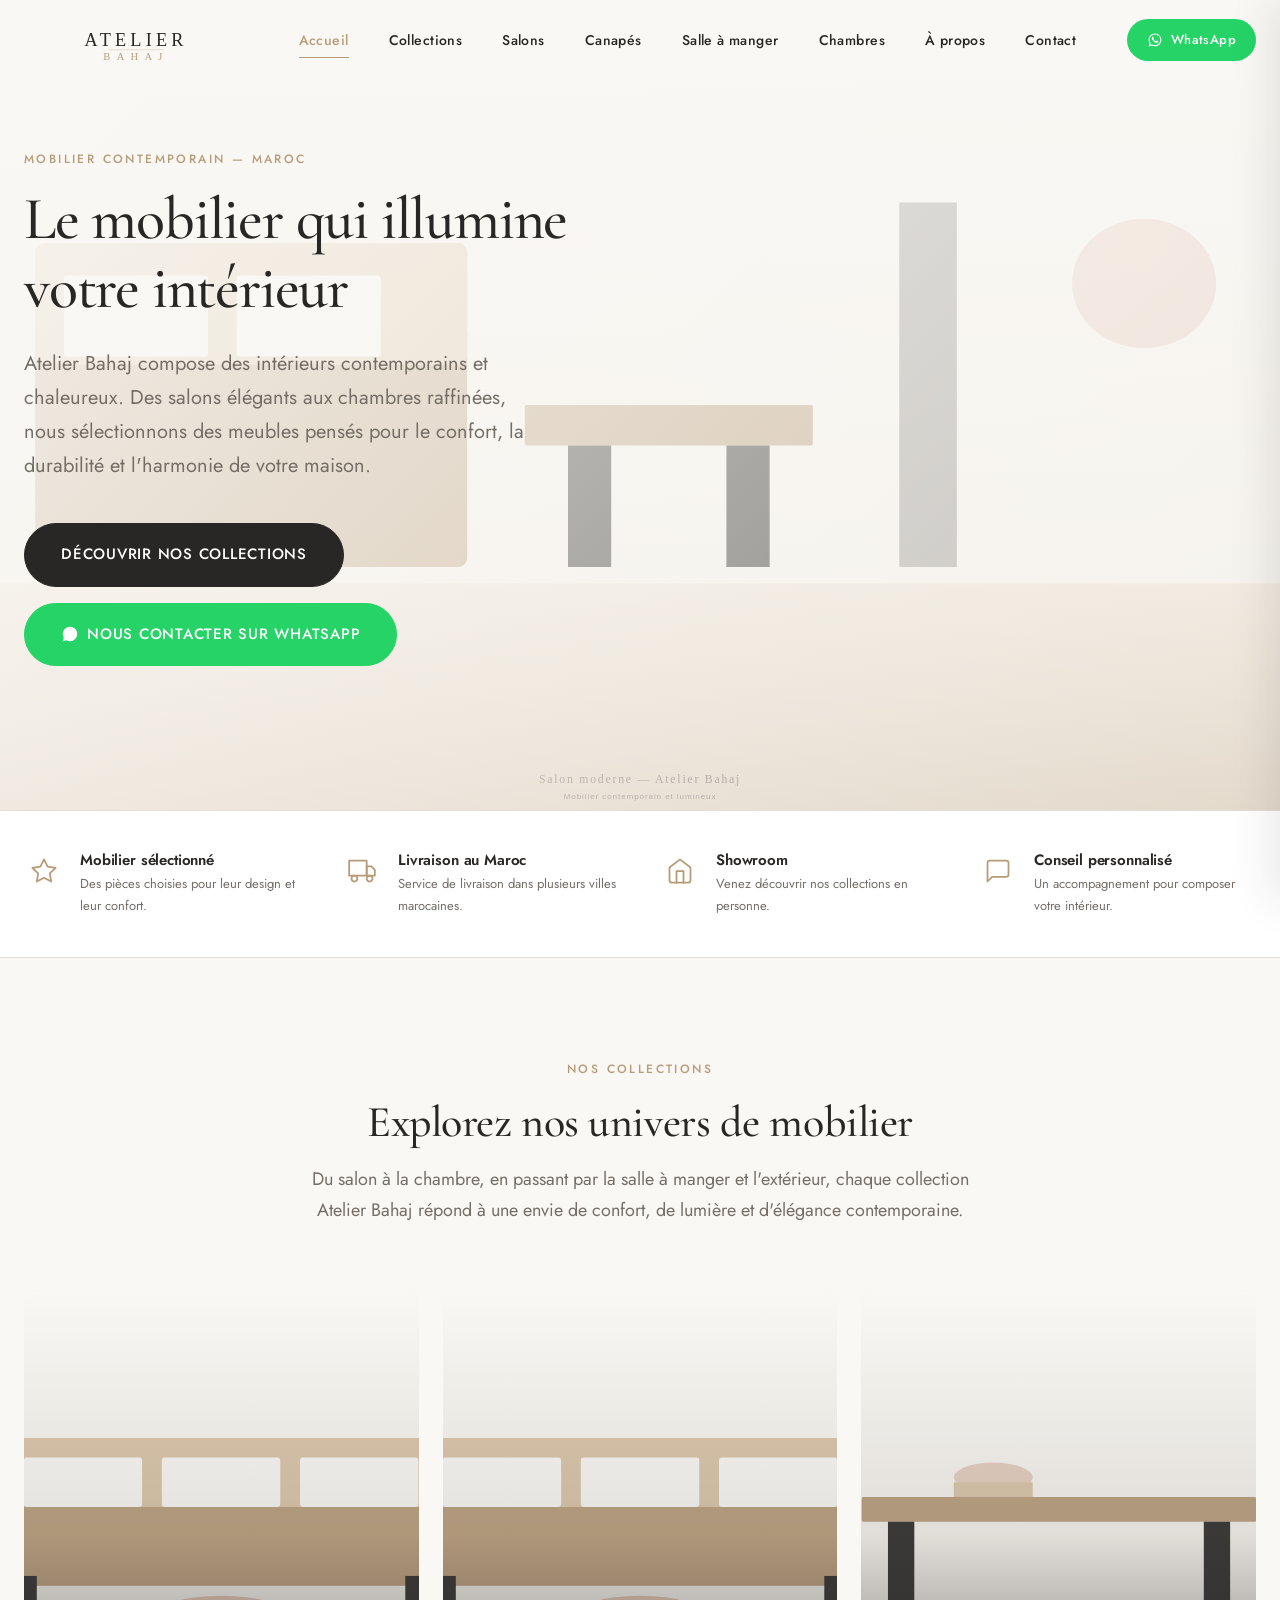
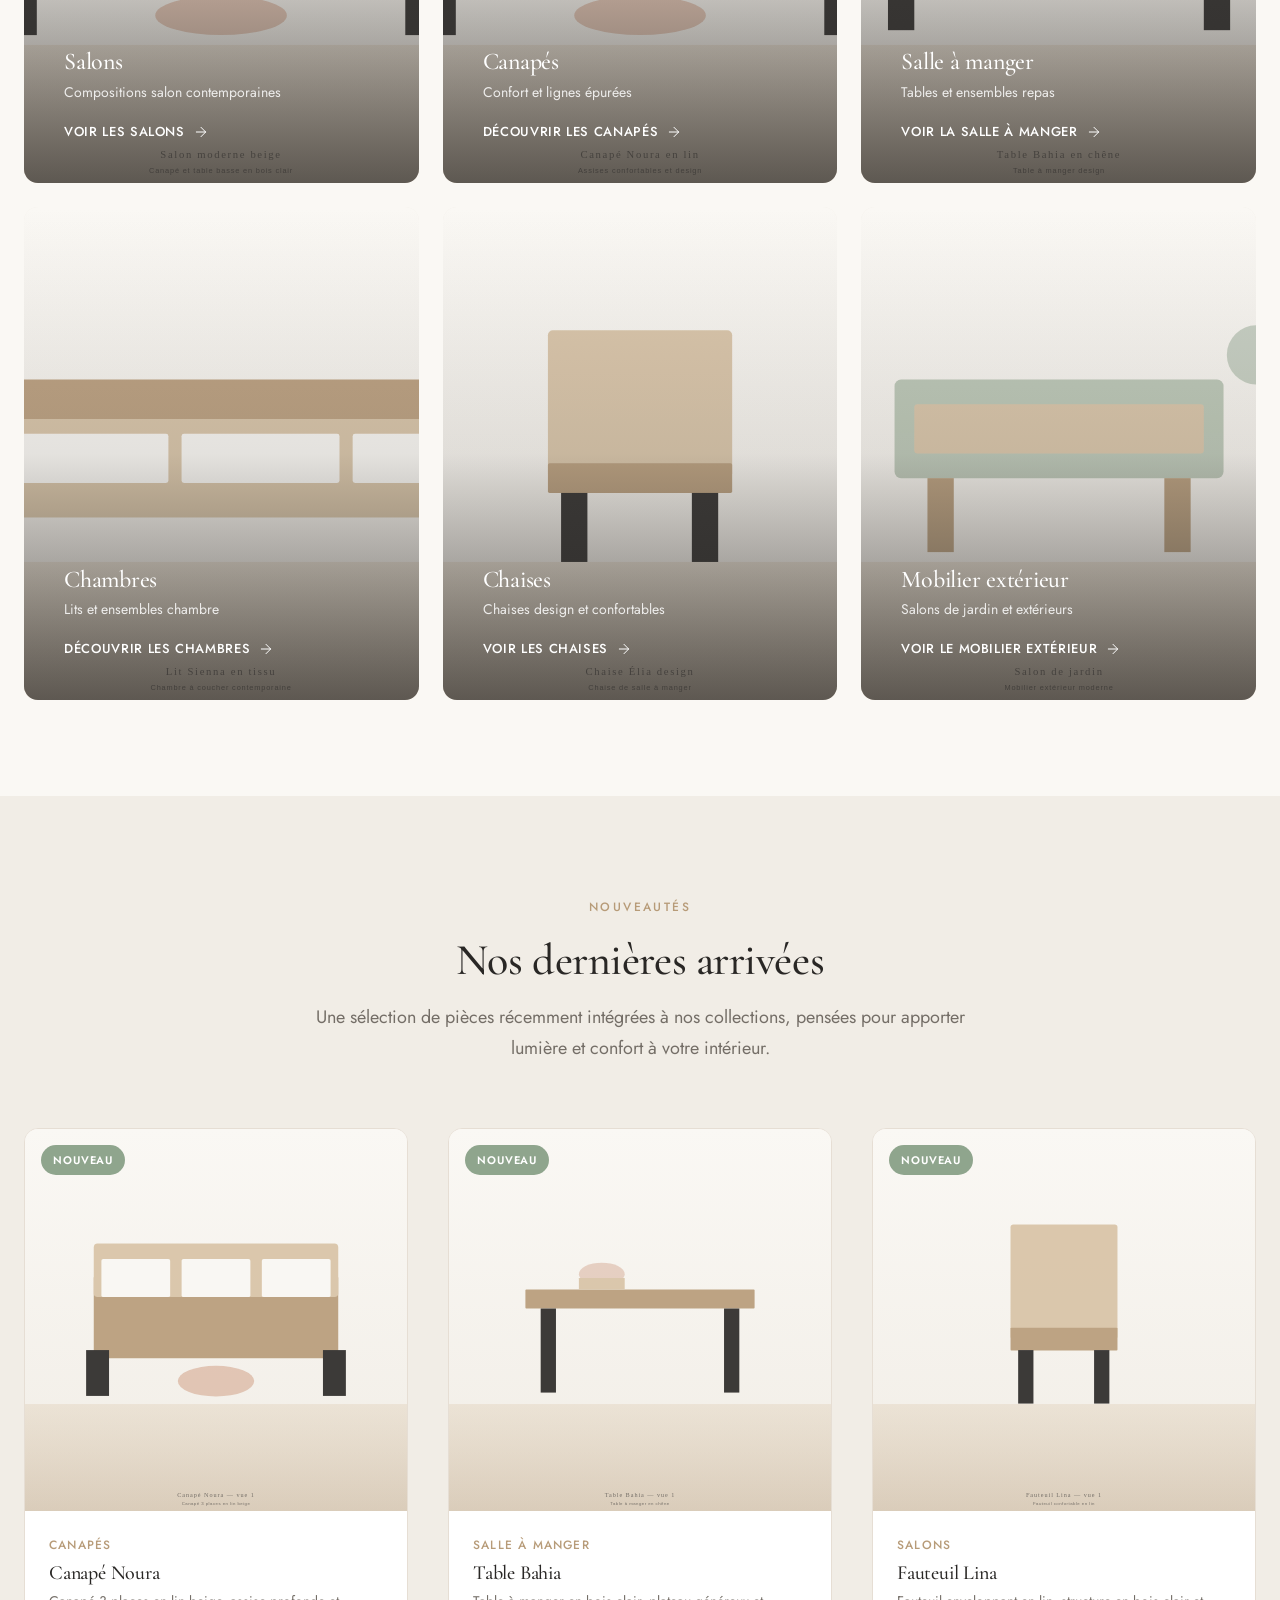
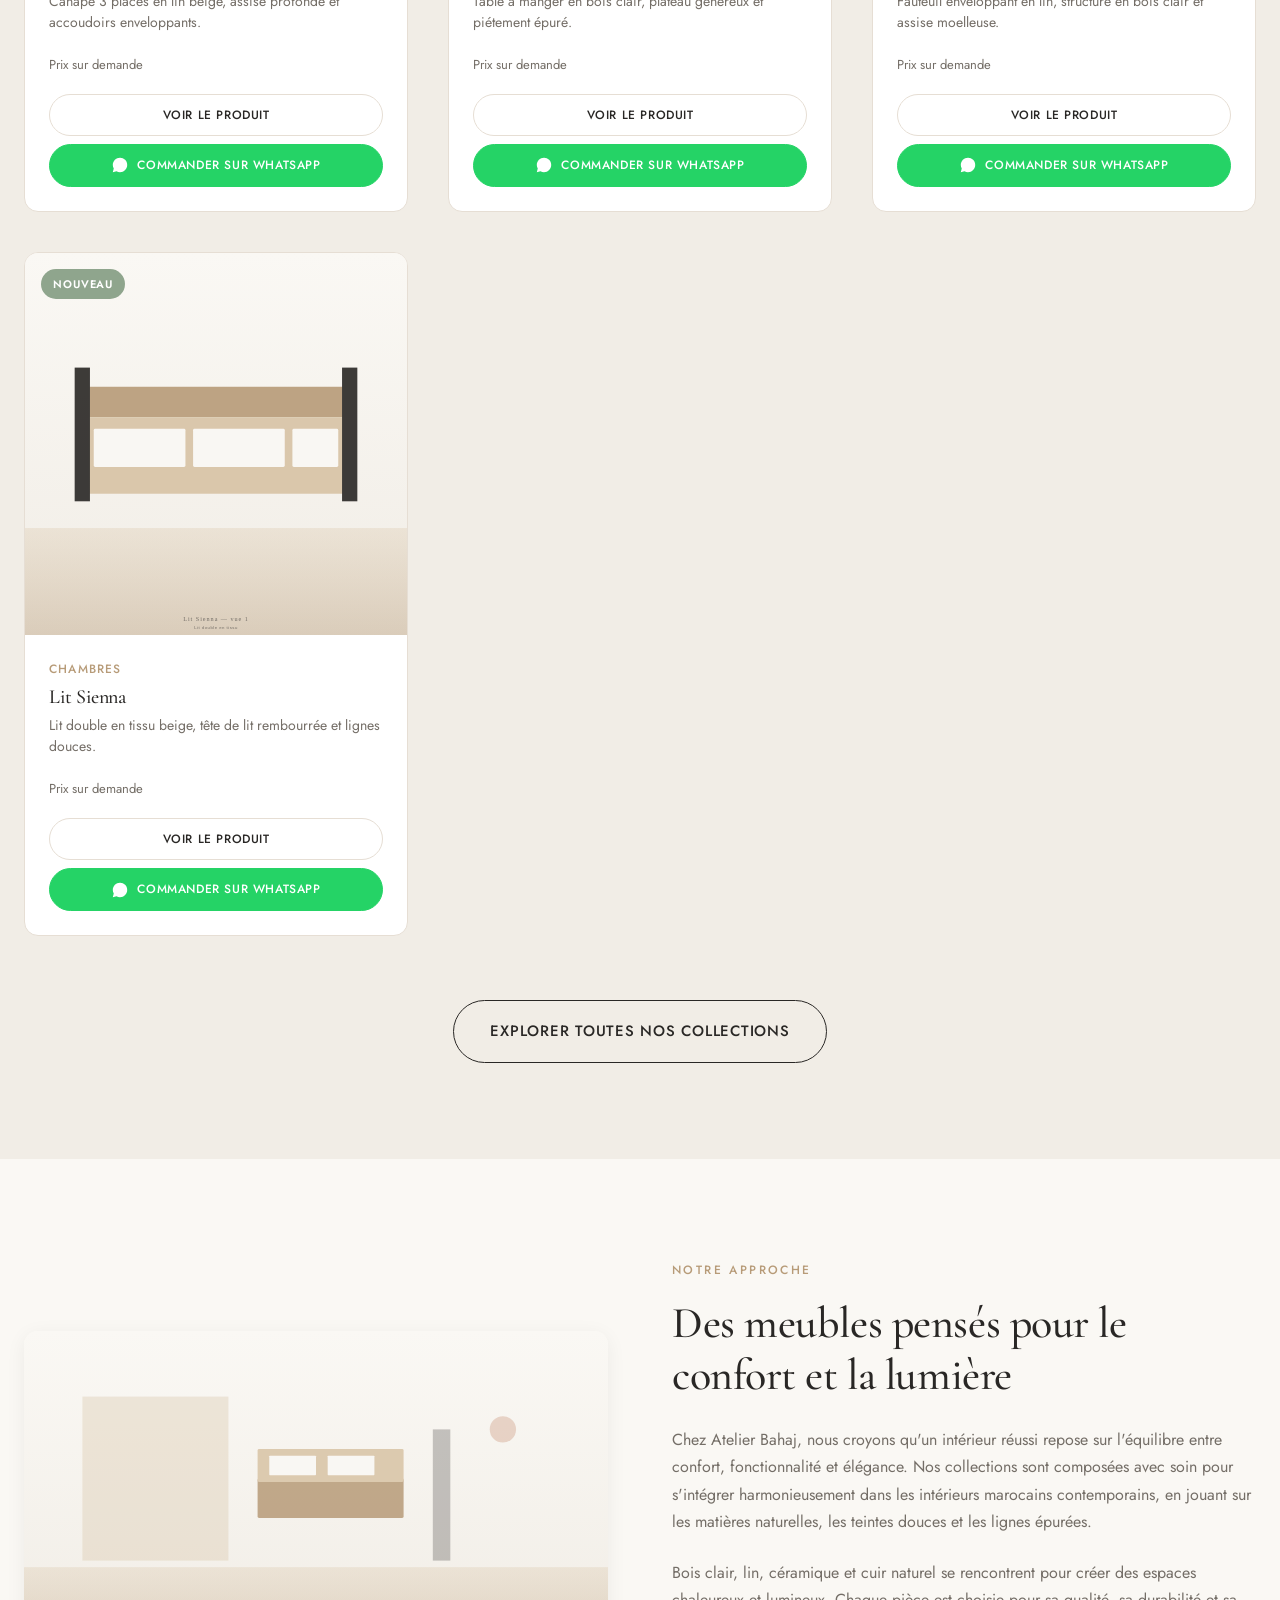
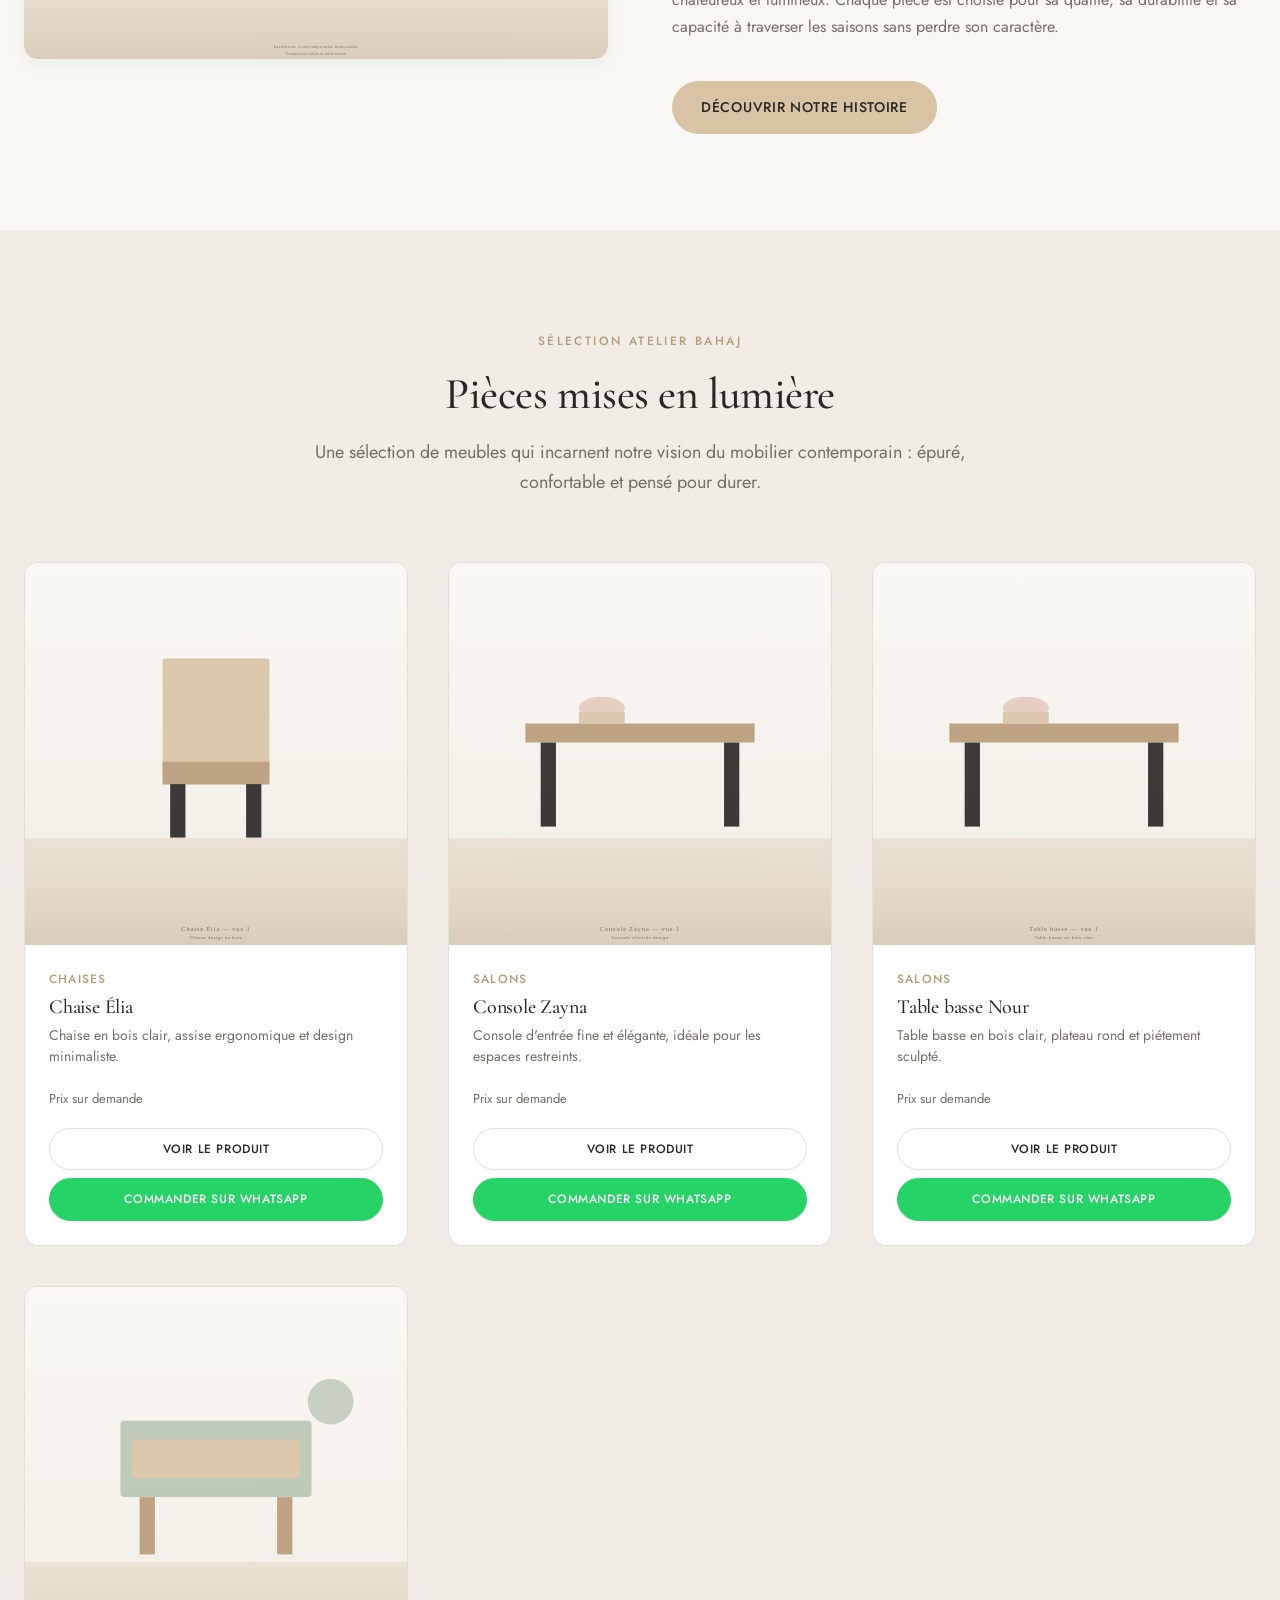
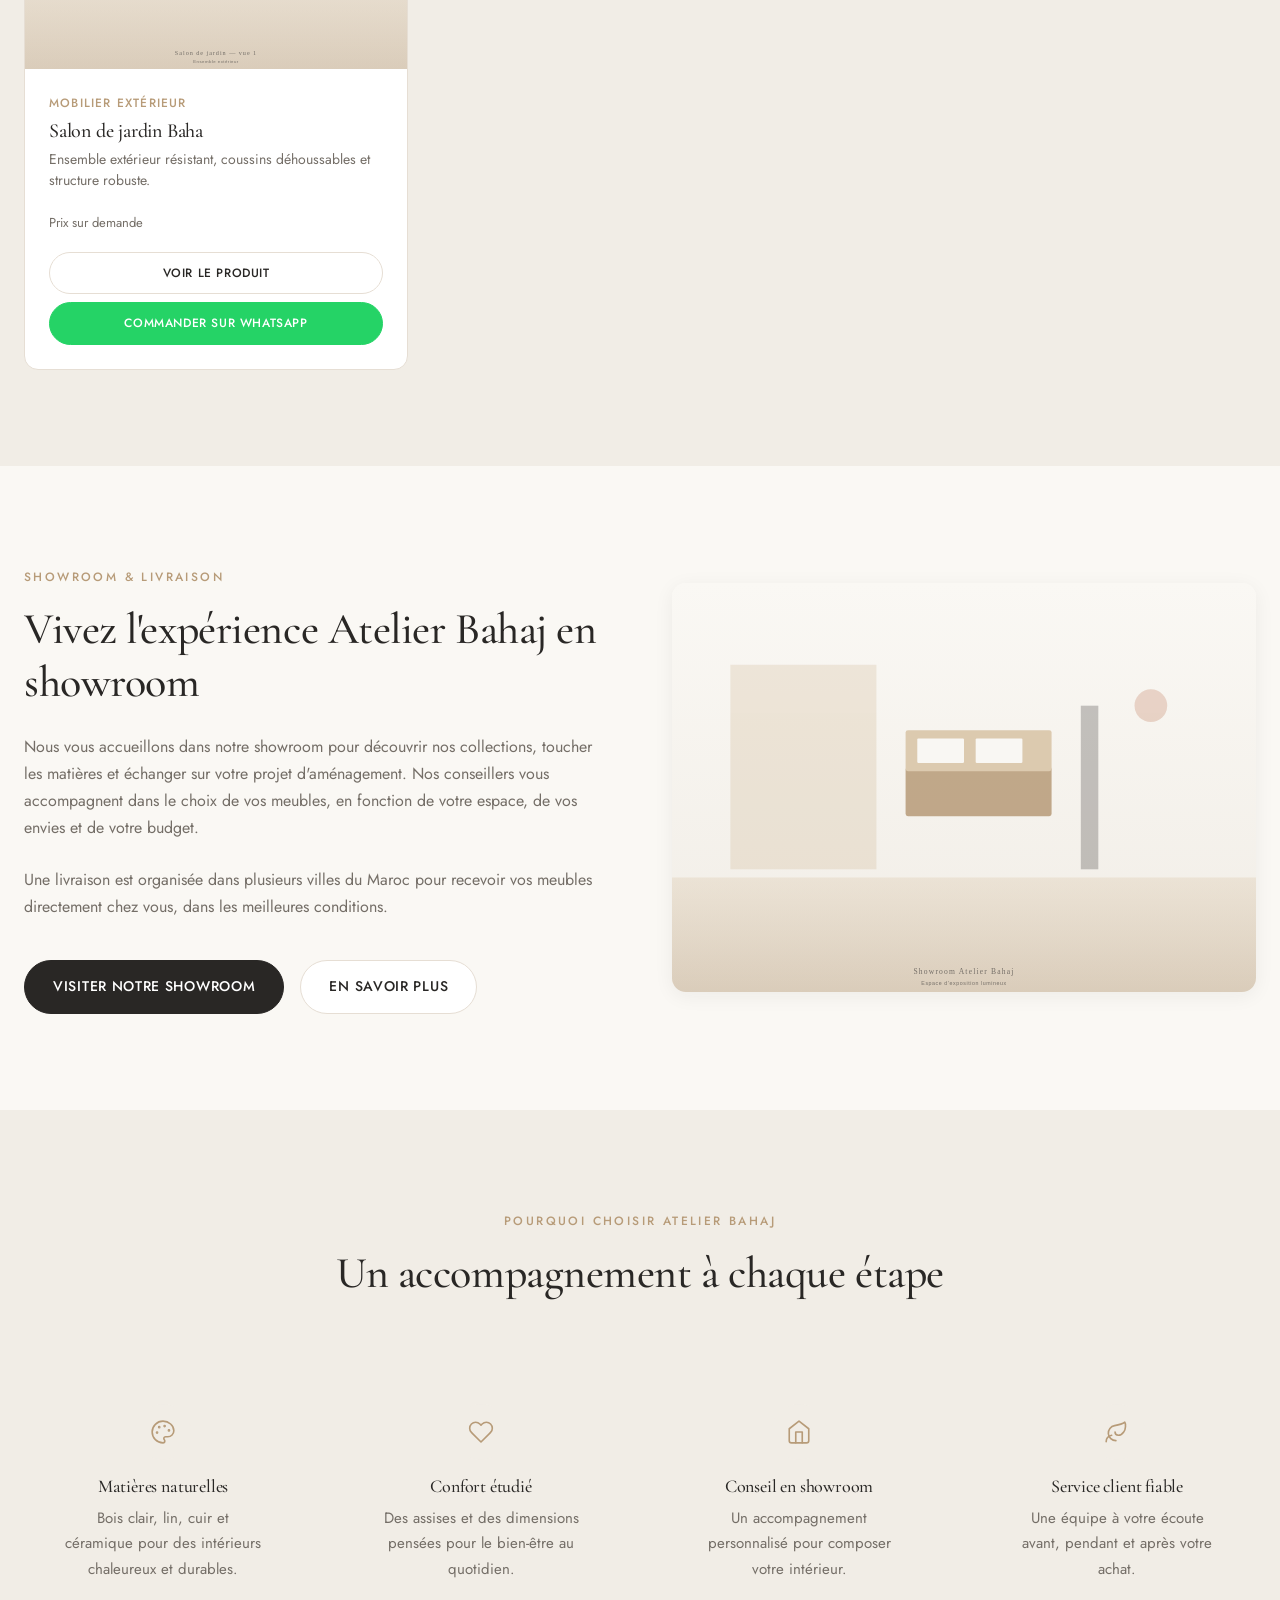
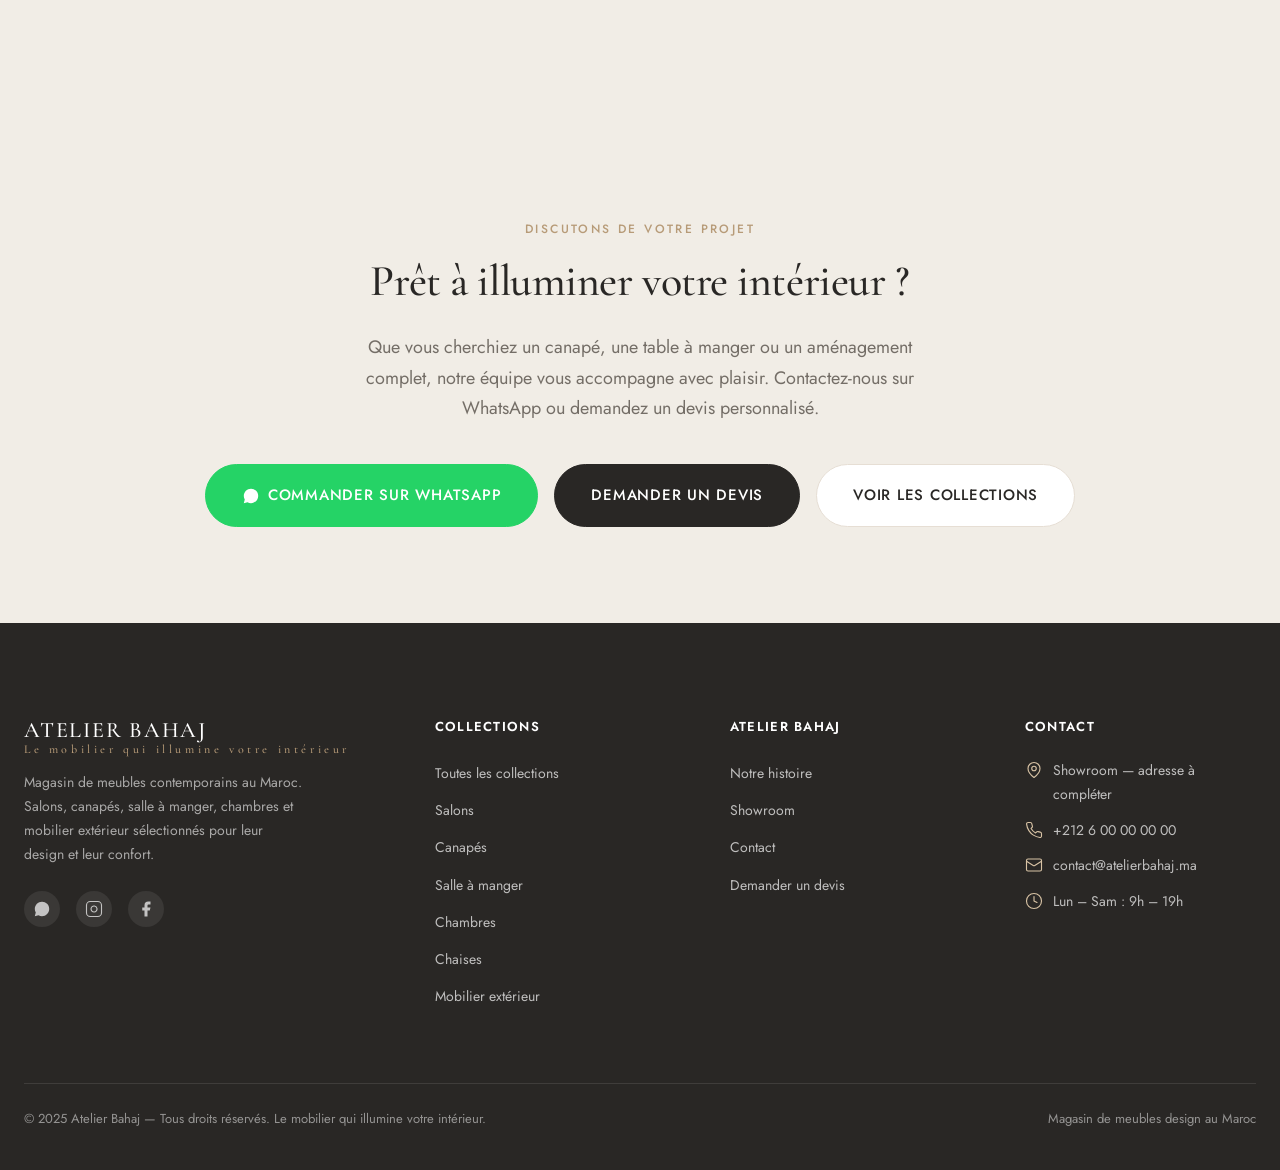
<file: index.html>
<!DOCTYPE html>
<html lang="fr">
<head>
  <meta charset="UTF-8">
  <meta name="viewport" content="width=device-width, initial-scale=1.0">
  <title>Atelier Bahaj — Magasin de meubles design au Maroc</title>
  <meta name="description" content="Atelier Bahaj, magasin de meubles au Maroc spécialisé dans le mobilier moderne et contemporain. Salons, canapés, salle à manger, chambres et mobilier extérieur. Découvrez nos collections.">
  <link rel="canonical" href="https://www.atelierbahaj.ma/">

  <!-- Open Graph -->
  <meta property="og:type" content="website">
  <meta property="og:locale" content="fr_MA">
  <meta property="og:site_name" content="Atelier Bahaj">
  <meta property="og:title" content="Atelier Bahaj — Le mobilier qui illumine votre intérieur">
  <meta property="og:description" content="Magasin de meubles design au Maroc. Mobilier contemporain, salons, canapés, salle à manger, chambres et mobilier extérieur.">
  <meta property="og:url" content="https://www.atelierbahaj.ma/">
  <meta property="og:image" content="assets/images/hero/hero-salon-moderne.svg">
  <meta name="twitter:card" content="summary_large_image">

  <!-- Favicon -->
  <link rel="icon" type="image/svg+xml" href="assets/logo/favicon.svg">

  <!-- Fonts -->
  <link rel="preconnect" href="https://fonts.googleapis.com">
  <link rel="preconnect" href="https://fonts.gstatic.com" crossorigin>
  <link href="https://fonts.googleapis.com/css2?family=Cormorant+Garamond:wght@400;500;600&family=Jost:wght@300;400;500;600&display=swap" rel="stylesheet">

  <!-- Styles -->
  <link rel="stylesheet" href="style.css">
</head>
<body>
  <a href="#main" class="skip-link">Aller au contenu principal</a>

  <!-- ============================================================
       HEADER
       ============================================================ -->
  <header class="site-header" role="banner">
    <div class="container header-inner">
      <a href="index.html" class="logo" aria-label="Atelier Bahaj — accueil">
        <img src="assets/logo/logo.svg" alt="Atelier Bahaj" height="42">
      </a>

      <nav class="main-nav" role="navigation" aria-label="Navigation principale">
        <ul class="nav-list">
          <li><a href="index.html">Accueil</a></li>
          <li><a href="collections.html">Collections</a></li>
          <li><a href="salons.html">Salons</a></li>
          <li><a href="canapes.html">Canapés</a></li>
          <li><a href="salle-a-manger.html">Salle à manger</a></li>
          <li><a href="chambres.html">Chambres</a></li>
          <li><a href="a-propos.html">À propos</a></li>
          <li><a href="contact.html">Contact</a></li>
        </ul>
      </nav>

      <div class="header-actions">
        <a href="#" class="header-whatsapp wa-general">
          <svg viewBox="0 0 32 32" fill="currentColor" aria-hidden="true"><path d="M16.001 3.2c-7.06 0-12.8 5.74-12.8 12.8 0 2.257.59 4.46 1.71 6.402L3.2 28.8l6.563-1.722a12.74 12.74 0 0 0 6.238 1.622h.005c7.06 0 12.8-5.74 12.8-12.8 0-3.42-1.332-6.635-3.75-9.052A12.71 12.71 0 0 0 16.001 3.2zm0 23.04h-.004a10.6 10.6 0 0 1-5.4-1.48l-.387-.23-4.02 1.055 1.073-3.92-.252-.402a10.58 10.58 0 0 1-1.62-5.663c0-5.86 4.77-10.63 10.634-10.63 2.84 0 5.508 1.107 7.517 3.116a10.56 10.56 0 0 1 3.113 7.517c0 5.86-4.77 10.63-10.63 10.63zm5.832-7.953c-.32-.16-1.89-.932-2.183-1.04-.293-.107-.507-.16-.72.16-.213.32-.826 1.04-1.013 1.253-.187.213-.373.24-.693.08-.32-.16-1.35-.498-2.572-1.587-.95-.847-1.592-1.893-1.778-2.213-.187-.32-.02-.493.14-.653.144-.143.32-.373.48-.56.16-.187.213-.32.32-.533.107-.213.053-.4-.027-.56-.08-.16-.72-1.733-.987-2.373-.26-.623-.524-.54-.72-.55l-.613-.01c-.213 0-.56.08-.853.4-.293.32-1.12 1.093-1.12 2.667 0 1.573 1.147 3.093 1.307 3.307.16.213 2.253 3.44 5.46 4.823.763.33 1.358.527 1.822.674.766.244 1.463.21 2.014.127.614-.092 1.89-.773 2.157-1.52.267-.747.267-1.387.187-1.52-.08-.133-.293-.213-.613-.373z"/></svg>
          WhatsApp
        </a>
        <button class="menu-toggle" aria-label="Ouvrir le menu" aria-expanded="false" aria-controls="mobile-menu">
          <svg viewBox="0 0 24 24" fill="none" stroke="currentColor" stroke-width="1.5" stroke-linecap="round"><line x1="3" y1="6" x2="21" y2="6"/><line x1="3" y1="12" x2="21" y2="12"/><line x1="3" y1="18" x2="21" y2="18"/></svg>
        </button>
      </div>
    </div>
  </header>

  <!-- Mobile menu -->
  <div class="menu-overlay" aria-hidden="true"></div>
  <aside class="mobile-menu" id="mobile-menu" aria-label="Menu de navigation mobile">
    <div class="mobile-menu-header">
      <img src="assets/logo/logo.svg" alt="Atelier Bahaj" height="36">
      <button class="mobile-menu-close" aria-label="Fermer le menu">
        <svg viewBox="0 0 24 24" fill="none" stroke="currentColor" stroke-width="1.5" stroke-linecap="round"><line x1="18" y1="6" x2="6" y2="18"/><line x1="6" y1="6" x2="18" y2="18"/></svg>
      </button>
    </div>
    <nav class="mobile-nav" aria-label="Navigation mobile">
      <a href="index.html">Accueil</a>
      <a href="collections.html">Collections</a>
      <a href="salons.html">Salons</a>
      <a href="canapes.html">Canapés</a>
      <a href="salle-a-manger.html">Salle à manger</a>
      <a href="chambres.html">Chambres</a>
      <a href="chaises.html">Chaises</a>
      <a href="mobilier-exterieur.html">Mobilier extérieur</a>
      <a href="a-propos.html">À propos</a>
      <a href="contact.html">Contact</a>
    </nav>
    <div class="mobile-menu-footer">
      <a href="#" class="btn btn-whatsapp btn-block wa-general">
        <svg viewBox="0 0 32 32" fill="currentColor" aria-hidden="true" width="18" height="18"><path d="M16.001 3.2c-7.06 0-12.8 5.74-12.8 12.8 0 2.257.59 4.46 1.71 6.402L3.2 28.8l6.563-1.722a12.74 12.74 0 0 0 6.238 1.622h.005c7.06 0 12.8-5.74 12.8-12.8 0-3.42-1.332-6.635-3.75-9.052A12.71 12.71 0 0 0 16.001 3.2z"/></svg>
        Commander sur WhatsApp
      </a>
      <a href="contact.html" class="btn btn-secondary btn-block">Demander un devis</a>
    </div>
  </aside>

  <main id="main">

    <!-- ============================================================
         HERO
         ============================================================ -->
    <section class="hero">
      <div class="hero-image">
        <img src="assets/images/hero/hero-salon-moderne.svg" alt="Salon moderne beige avec canapé confortable et table basse en bois clair — Atelier Bahaj">
      </div>
      <div class="container">
        <div class="hero-content">
          <span class="eyebrow">Mobilier contemporain — Maroc</span>
          <h1>Le mobilier qui illumine votre intérieur</h1>
          <p class="lead">Atelier Bahaj compose des intérieurs contemporains et chaleureux. Des salons élégants aux chambres raffinées, nous sélectionnons des meubles pensés pour le confort, la durabilité et l'harmonie de votre maison.</p>
          <div class="hero-actions">
            <a href="collections.html" class="btn btn-primary btn-lg">Découvrir nos collections</a>
            <a href="#" class="btn btn-whatsapp btn-lg wa-general">
              <svg viewBox="0 0 32 32" fill="currentColor" aria-hidden="true" width="18" height="18"><path d="M16.001 3.2c-7.06 0-12.8 5.74-12.8 12.8 0 2.257.59 4.46 1.71 6.402L3.2 28.8l6.563-1.722a12.74 12.74 0 0 0 6.238 1.622h.005c7.06 0 12.8-5.74 12.8-12.8 0-3.42-1.332-6.635-3.75-9.052A12.71 12.71 0 0 0 16.001 3.2z"/></svg>
              Nous contacter sur WhatsApp
            </a>
          </div>
        </div>
      </div>
    </section>

    <!-- ============================================================
         REASSURANCE BAR
         ============================================================ -->
    <section class="reassurance">
      <div class="container">
        <div class="reassurance-grid">
          <div class="reassurance-item">
            <div class="reassurance-icon">
              <svg viewBox="0 0 24 24" fill="none" stroke="currentColor" stroke-width="1.5" stroke-linecap="round" stroke-linejoin="round"><path d="M12 2 15.09 8.26 22 9.27l-5 4.87 1.18 6.88L12 17.77l-6.18 3.25L7 14.14 2 9.27l6.91-1.01L12 2z"/></svg>
            </div>
            <div>
              <h4>Mobilier sélectionné</h4>
              <p>Des pièces choisies pour leur design et leur confort.</p>
            </div>
          </div>
          <div class="reassurance-item">
            <div class="reassurance-icon">
              <svg viewBox="0 0 24 24" fill="none" stroke="currentColor" stroke-width="1.5" stroke-linecap="round" stroke-linejoin="round"><rect x="1" y="3" width="15" height="13"/><polygon points="16 8 20 8 23 11 23 16 16 16 16 8"/><circle cx="5.5" cy="18.5" r="2.5"/><circle cx="18.5" cy="18.5" r="2.5"/></svg>
            </div>
            <div>
              <h4>Livraison au Maroc</h4>
              <p>Service de livraison dans plusieurs villes marocaines.</p>
            </div>
          </div>
          <div class="reassurance-item">
            <div class="reassurance-icon">
              <svg viewBox="0 0 24 24" fill="none" stroke="currentColor" stroke-width="1.5" stroke-linecap="round" stroke-linejoin="round"><path d="M3 9 12 2l9 7v11a2 2 0 0 1-2 2H5a2 2 0 0 1-2-2z"/><polyline points="9 22 9 12 15 12 15 22"/></svg>
            </div>
            <div>
              <h4>Showroom</h4>
              <p>Venez découvrir nos collections en personne.</p>
            </div>
          </div>
          <div class="reassurance-item">
            <div class="reassurance-icon">
              <svg viewBox="0 0 24 24" fill="none" stroke="currentColor" stroke-width="1.5" stroke-linecap="round" stroke-linejoin="round"><path d="M21 15a2 2 0 0 1-2 2H7l-4 4V5a2 2 0 0 1 2-2h14a2 2 0 0 1 2 2z"/></svg>
            </div>
            <div>
              <h4>Conseil personnalisé</h4>
              <p>Un accompagnement pour composer votre intérieur.</p>
            </div>
          </div>
        </div>
      </div>
    </section>

    <!-- ============================================================
         FEATURED CATEGORIES
         ============================================================ -->
    <section class="section">
      <div class="container">
        <div class="section-header">
          <span class="eyebrow">Nos collections</span>
          <h2>Explorez nos univers de mobilier</h2>
          <p class="lead">Du salon à la chambre, en passant par la salle à manger et l'extérieur, chaque collection Atelier Bahaj répond à une envie de confort, de lumière et d'élégance contemporaine.</p>
        </div>

        <div class="category-cards">
          <a href="salons.html" class="category-card">
            <img src="assets/images/salons/salon-moderne-beige.svg" alt="Salon moderne beige avec canapé confortable et table basse en bois clair">
            <div class="category-card-overlay">
              <h3>Salons</h3>
              <p>Compositions salon contemporaines</p>
              <span class="category-card-link">Voir les salons
                <svg viewBox="0 0 24 24" fill="none" stroke="currentColor" stroke-width="1.5" stroke-linecap="round"><line x1="5" y1="12" x2="19" y2="12"/><polyline points="12 5 19 12 12 19"/></svg>
              </span>
            </div>
          </a>

          <a href="canapes.html" class="category-card">
            <img src="assets/images/canapes/canape-noura-linen.svg" alt="Canapé moderne en lin beige avec coussins confortables">
            <div class="category-card-overlay">
              <h3>Canapés</h3>
              <p>Confort et lignes épurées</p>
              <span class="category-card-link">Découvrir les canapés
                <svg viewBox="0 0 24 24" fill="none" stroke="currentColor" stroke-width="1.5" stroke-linecap="round"><line x1="5" y1="12" x2="19" y2="12"/><polyline points="12 5 19 12 12 19"/></svg>
              </span>
            </div>
          </a>

          <a href="salle-a-manger.html" class="category-card">
            <img src="assets/images/salle-a-manger/table-bahia-chene.svg" alt="Table à manger moderne en bois clair avec chaises design">
            <div class="category-card-overlay">
              <h3>Salle à manger</h3>
              <p>Tables et ensembles repas</p>
              <span class="category-card-link">Voir la salle à manger
                <svg viewBox="0 0 24 24" fill="none" stroke="currentColor" stroke-width="1.5" stroke-linecap="round"><line x1="5" y1="12" x2="19" y2="12"/><polyline points="12 5 19 12 12 19"/></svg>
              </span>
            </div>
          </a>

          <a href="chambres.html" class="category-card">
            <img src="assets/images/chambres/lit-sienna-tissu.svg" alt="Chambre à coucher moderne avec lit en tissu beige et chevet en bois clair">
            <div class="category-card-overlay">
              <h3>Chambres</h3>
              <p>Lits et ensembles chambre</p>
              <span class="category-card-link">Découvrir les chambres
                <svg viewBox="0 0 24 24" fill="none" stroke="currentColor" stroke-width="1.5" stroke-linecap="round"><line x1="5" y1="12" x2="19" y2="12"/><polyline points="12 5 19 12 12 19"/></svg>
              </span>
            </div>
          </a>

          <a href="chaises.html" class="category-card">
            <img src="assets/images/chaises/chaise-elia-design.svg" alt="Chaise design en bois clair pour salle à manger">
            <div class="category-card-overlay">
              <h3>Chaises</h3>
              <p>Chaises design et confortables</p>
              <span class="category-card-link">Voir les chaises
                <svg viewBox="0 0 24 24" fill="none" stroke="currentColor" stroke-width="1.5" stroke-linecap="round"><line x1="5" y1="12" x2="19" y2="12"/><polyline points="12 5 19 12 12 19"/></svg>
              </span>
            </div>
          </a>

          <a href="mobilier-exterieur.html" class="category-card">
            <img src="assets/images/exterieur/salon-jardin-resine.svg" alt="Salon de jardin moderne avec fauteuils et table basse extérieurs">
            <div class="category-card-overlay">
              <h3>Mobilier extérieur</h3>
              <p>Salons de jardin et extérieurs</p>
              <span class="category-card-link">Voir le mobilier extérieur
                <svg viewBox="0 0 24 24" fill="none" stroke="currentColor" stroke-width="1.5" stroke-linecap="round"><line x1="5" y1="12" x2="19" y2="12"/><polyline points="12 5 19 12 12 19"/></svg>
              </span>
            </div>
          </a>
        </div>
      </div>
    </section>

    <!-- ============================================================
         NEW ARRIVALS
         ============================================================ -->
    <section class="section section-soft">
      <div class="container">
        <div class="section-header">
          <span class="eyebrow">Nouveautés</span>
          <h2>Nos dernières arrivées</h2>
          <p class="lead">Une sélection de pièces récemment intégrées à nos collections, pensées pour apporter lumière et confort à votre intérieur.</p>
        </div>

        <div class="product-grid">
          <article class="product-card">
            <div class="product-card-image">
              <span class="product-badge new">Nouveau</span>
              <a href="produit.html">
                <img src="assets/images/produits/canape-noura-01.svg" alt="Canapé Noura 3 places en lin beige avec coussins">
              </a>
            </div>
            <div class="product-card-body">
              <span class="product-category">Canapés</span>
              <h3 class="product-name">Canapé Noura</h3>
              <p class="product-desc">Canapé 3 places en lin beige, assise profonde et accoudoirs enveloppants.</p>
              <div class="product-price"><span class="price-label">Prix sur demande</span></div>
              <div class="product-card-actions">
                <a href="produit.html" class="btn btn-secondary btn-sm">Voir le produit</a>
                <a href="#" class="btn btn-whatsapp btn-sm wa-product" data-product-name="Canapé Noura">
                  <svg viewBox="0 0 32 32" fill="currentColor" aria-hidden="true" width="16" height="16"><path d="M16.001 3.2c-7.06 0-12.8 5.74-12.8 12.8 0 2.257.59 4.46 1.71 6.402L3.2 28.8l6.563-1.722a12.74 12.74 0 0 0 6.238 1.622h.005c7.06 0 12.8-5.74 12.8-12.8 0-3.42-1.332-6.635-3.75-9.052A12.71 12.71 0 0 0 16.001 3.2z"/></svg>
                  Commander sur WhatsApp
                </a>
              </div>
            </div>
          </article>

          <article class="product-card">
            <div class="product-card-image">
              <span class="product-badge new">Nouveau</span>
              <a href="produit.html">
                <img src="assets/images/produits/table-bahia-01.svg" alt="Table Bahia à manger en chêne clair aux lignes modernes">
              </a>
            </div>
            <div class="product-card-body">
              <span class="product-category">Salle à manger</span>
              <h3 class="product-name">Table Bahia</h3>
              <p class="product-desc">Table à manger en bois clair, plateau généreux et piétement épuré.</p>
              <div class="product-price"><span class="price-label">Prix sur demande</span></div>
              <div class="product-card-actions">
                <a href="produit.html" class="btn btn-secondary btn-sm">Voir le produit</a>
                <a href="#" class="btn btn-whatsapp btn-sm wa-product" data-product-name="Table Bahia">
                  <svg viewBox="0 0 32 32" fill="currentColor" aria-hidden="true" width="16" height="16"><path d="M16.001 3.2c-7.06 0-12.8 5.74-12.8 12.8 0 2.257.59 4.46 1.71 6.402L3.2 28.8l6.563-1.722a12.74 12.74 0 0 0 6.238 1.622h.005c7.06 0 12.8-5.74 12.8-12.8 0-3.42-1.332-6.635-3.75-9.052A12.71 12.71 0 0 0 16.001 3.2z"/></svg>
                  Commander sur WhatsApp
                </a>
              </div>
            </div>
          </article>

          <article class="product-card">
            <div class="product-card-image">
              <span class="product-badge new">Nouveau</span>
              <a href="produit.html">
                <img src="assets/images/produits/fauteuil-lina-01.svg" alt="Fauteuil Lina confortable en lin beige avec structure en bois">
              </a>
            </div>
            <div class="product-card-body">
              <span class="product-category">Salons</span>
              <h3 class="product-name">Fauteuil Lina</h3>
              <p class="product-desc">Fauteuil enveloppant en lin, structure en bois clair et assise moelleuse.</p>
              <div class="product-price"><span class="price-label">Prix sur demande</span></div>
              <div class="product-card-actions">
                <a href="produit.html" class="btn btn-secondary btn-sm">Voir le produit</a>
                <a href="#" class="btn btn-whatsapp btn-sm wa-product" data-product-name="Fauteuil Lina">
                  <svg viewBox="0 0 32 32" fill="currentColor" aria-hidden="true" width="16" height="16"><path d="M16.001 3.2c-7.06 0-12.8 5.74-12.8 12.8 0 2.257.59 4.46 1.71 6.402L3.2 28.8l6.563-1.722a12.74 12.74 0 0 0 6.238 1.622h.005c7.06 0 12.8-5.74 12.8-12.8 0-3.42-1.332-6.635-3.75-9.052A12.71 12.71 0 0 0 16.001 3.2z"/></svg>
                  Commander sur WhatsApp
                </a>
              </div>
            </div>
          </article>

          <article class="product-card">
            <div class="product-card-image">
              <span class="product-badge new">Nouveau</span>
              <a href="produit.html">
                <img src="assets/images/produits/lit-sienna-01.svg" alt="Lit Sienna double en tissu beige avec tête de lit rembourrée">
              </a>
            </div>
            <div class="product-card-body">
              <span class="product-category">Chambres</span>
              <h3 class="product-name">Lit Sienna</h3>
              <p class="product-desc">Lit double en tissu beige, tête de lit rembourrée et lignes douces.</p>
              <div class="product-price"><span class="price-label">Prix sur demande</span></div>
              <div class="product-card-actions">
                <a href="produit.html" class="btn btn-secondary btn-sm">Voir le produit</a>
                <a href="#" class="btn btn-whatsapp btn-sm wa-product" data-product-name="Lit Sienna">
                  <svg viewBox="0 0 32 32" fill="currentColor" aria-hidden="true" width="16" height="16"><path d="M16.001 3.2c-7.06 0-12.8 5.74-12.8 12.8 0 2.257.59 4.46 1.71 6.402L3.2 28.8l6.563-1.722a12.74 12.74 0 0 0 6.238 1.622h.005c7.06 0 12.8-5.74 12.8-12.8 0-3.42-1.332-6.635-3.75-9.052A12.71 12.71 0 0 0 16.001 3.2z"/></svg>
                  Commander sur WhatsApp
                </a>
              </div>
            </div>
          </article>
        </div>

        <div class="text-center mt-xl">
          <a href="collections.html" class="btn btn-outline btn-lg">Explorer toutes nos collections</a>
        </div>
      </div>
    </section>

    <!-- ============================================================
         EDITORIAL — QUALITY & COMFORT
         ============================================================ -->
    <section class="section">
      <div class="container">
        <div class="editorial">
          <div class="editorial-image">
            <img src="assets/images/hero/hero-interieur-complet.svg" alt="Intérieur contemporain marocain avec salon et table basse en bois clair">
          </div>
          <div class="editorial-content">
            <span class="eyebrow">Notre approche</span>
            <h2>Des meubles pensés pour le confort et la lumière</h2>
            <p>Chez Atelier Bahaj, nous croyons qu'un intérieur réussi repose sur l'équilibre entre confort, fonctionnalité et élégance. Nos collections sont composées avec soin pour s'intégrer harmonieusement dans les intérieurs marocains contemporains, en jouant sur les matières naturelles, les teintes douces et les lignes épurées.</p>
            <p>Bois clair, lin, céramique et cuir naturel se rencontrent pour créer des espaces chaleureux et lumineux. Chaque pièce est choisie pour sa qualité, sa durabilité et sa capacité à traverser les saisons sans perdre son caractère.</p>
            <a href="a-propos.html" class="btn btn-accent">Découvrir notre histoire</a>
          </div>
        </div>
      </div>
    </section>

    <!-- ============================================================
         HIGHLIGHTED PRODUCTS
         ============================================================ -->
    <section class="section section-soft">
      <div class="container">
        <div class="section-header">
          <span class="eyebrow">Sélection Atelier Bahaj</span>
          <h2>Pièces mises en lumière</h2>
          <p class="lead">Une sélection de meubles qui incarnent notre vision du mobilier contemporain : épuré, confortable et pensé pour durer.</p>
        </div>

        <div class="product-grid">
          <article class="product-card">
            <div class="product-card-image">
              <a href="produit.html">
                <img src="assets/images/produits/chaise-elia-01.svg" alt="Chaise Élia design en bois clair pour salle à manger">
              </a>
            </div>
            <div class="product-card-body">
              <span class="product-category">Chaises</span>
              <h3 class="product-name">Chaise Élia</h3>
              <p class="product-desc">Chaise en bois clair, assise ergonomique et design minimaliste.</p>
              <div class="product-price"><span class="price-label">Prix sur demande</span></div>
              <div class="product-card-actions">
                <a href="produit.html" class="btn btn-secondary btn-sm">Voir le produit</a>
                <a href="#" class="btn btn-whatsapp btn-sm wa-product" data-product-name="Chaise Élia">Commander sur WhatsApp</a>
              </div>
            </div>
          </article>

          <article class="product-card">
            <div class="product-card-image">
              <a href="produit.html">
                <img src="assets/images/produits/console-zayna-01.svg" alt="Console Zayna d'entrée en bois clair au design épuré">
              </a>
            </div>
            <div class="product-card-body">
              <span class="product-category">Salons</span>
              <h3 class="product-name">Console Zayna</h3>
              <p class="product-desc">Console d'entrée fine et élégante, idéale pour les espaces restreints.</p>
              <div class="product-price"><span class="price-label">Prix sur demande</span></div>
              <div class="product-card-actions">
                <a href="produit.html" class="btn btn-secondary btn-sm">Voir le produit</a>
                <a href="#" class="btn btn-whatsapp btn-sm wa-product" data-product-name="Console Zayna">Commander sur WhatsApp</a>
              </div>
            </div>
          </article>

          <article class="product-card">
            <div class="product-card-image">
              <a href="produit.html">
                <img src="assets/images/produits/table-basse-01.svg" alt="Table basse en bois clair au design contemporain">
              </a>
            </div>
            <div class="product-card-body">
              <span class="product-category">Salons</span>
              <h3 class="product-name">Table basse Nour</h3>
              <p class="product-desc">Table basse en bois clair, plateau rond et piétement sculpté.</p>
              <div class="product-price"><span class="price-label">Prix sur demande</span></div>
              <div class="product-card-actions">
                <a href="produit.html" class="btn btn-secondary btn-sm">Voir le produit</a>
                <a href="#" class="btn btn-whatsapp btn-sm wa-product" data-product-name="Table basse Nour">Commander sur WhatsApp</a>
              </div>
            </div>
          </article>

          <article class="product-card">
            <div class="product-card-image">
              <a href="produit.html">
                <img src="assets/images/produits/salon-jardin-01.svg" alt="Salon de jardin moderne avec fauteuils extérieurs">
              </a>
            </div>
            <div class="product-card-body">
              <span class="product-category">Mobilier extérieur</span>
              <h3 class="product-name">Salon de jardin Baha</h3>
              <p class="product-desc">Ensemble extérieur résistant, coussins déhoussables et structure robuste.</p>
              <div class="product-price"><span class="price-label">Prix sur demande</span></div>
              <div class="product-card-actions">
                <a href="produit.html" class="btn btn-secondary btn-sm">Voir le produit</a>
                <a href="#" class="btn btn-whatsapp btn-sm wa-product" data-product-name="Salon de jardin Baha">Commander sur WhatsApp</a>
              </div>
            </div>
          </article>
        </div>
      </div>
    </section>

    <!-- ============================================================
         SHOWROOM / DELIVERY INFO
         ============================================================ -->
    <section class="section">
      <div class="container">
        <div class="editorial reverse">
          <div class="editorial-image">
            <img src="assets/images/apropos/showroom-atelier.svg" alt="Showroom Atelier Bahaj — espace d'exposition lumineux">
          </div>
          <div class="editorial-content">
            <span class="eyebrow">Showroom & livraison</span>
            <h2>Vivez l'expérience Atelier Bahaj en showroom</h2>
            <p>Nous vous accueillons dans notre showroom pour découvrir nos collections, toucher les matières et échanger sur votre projet d'aménagement. Nos conseillers vous accompagnent dans le choix de vos meubles, en fonction de votre espace, de vos envies et de votre budget.</p>
            <p>Une livraison est organisée dans plusieurs villes du Maroc pour recevoir vos meubles directement chez vous, dans les meilleures conditions.</p>
            <div class="flex gap-sm flex-wrap mt-md">
              <a href="contact.html" class="btn btn-primary">Visiter notre showroom</a>
              <a href="a-propos.html" class="btn btn-secondary">En savoir plus</a>
            </div>
          </div>
        </div>
      </div>
    </section>

    <!-- ============================================================
         CUSTOMER REASSURANCE
         ============================================================ -->
    <section class="section section-soft">
      <div class="container">
        <div class="section-header">
          <span class="eyebrow">Pourquoi choisir Atelier Bahaj</span>
          <h2>Un accompagnement à chaque étape</h2>
        </div>

        <div class="feature-list">
          <div class="feature-item">
            <div class="feature-icon">
              <svg viewBox="0 0 24 24" fill="none" stroke="currentColor" stroke-width="1.5" stroke-linecap="round" stroke-linejoin="round"><circle cx="13.5" cy="6.5" r=".5" fill="currentColor"/><circle cx="17.5" cy="10.5" r=".5" fill="currentColor"/><circle cx="8.5" cy="7.5" r=".5" fill="currentColor"/><circle cx="6.5" cy="12.5" r=".5" fill="currentColor"/><path d="M12 2C6.5 2 2 6.5 2 12s4.5 10 10 10c.926 0 1.648-.746 1.648-1.688 0-.437-.18-.835-.437-1.125-.29-.289-.438-.652-.438-1.125a1.64 1.64 0 0 1 1.668-1.668h1.996c3.051 0 5.555-2.503 5.555-5.554C21.965 6.012 17.461 2 12 2z"/></svg>
            </div>
            <h3>Matières naturelles</h3>
            <p>Bois clair, lin, cuir et céramique pour des intérieurs chaleureux et durables.</p>
          </div>
          <div class="feature-item">
            <div class="feature-icon">
              <svg viewBox="0 0 24 24" fill="none" stroke="currentColor" stroke-width="1.5" stroke-linecap="round" stroke-linejoin="round"><path d="M20.84 4.61a5.5 5.5 0 0 0-7.78 0L12 5.67l-1.06-1.06a5.5 5.5 0 0 0-7.78 7.78l1.06 1.06L12 21.23l7.78-7.78 1.06-1.06a5.5 5.5 0 0 0 0-7.78z"/></svg>
            </div>
            <h3>Confort étudié</h3>
            <p>Des assises et des dimensions pensées pour le bien-être au quotidien.</p>
          </div>
          <div class="feature-item">
            <div class="feature-icon">
              <svg viewBox="0 0 24 24" fill="none" stroke="currentColor" stroke-width="1.5" stroke-linecap="round" stroke-linejoin="round"><path d="M3 9 12 2l9 7v11a2 2 0 0 1-2 2H5a2 2 0 0 1-2-2z"/><polyline points="9 22 9 12 15 12 15 22"/></svg>
            </div>
            <h3>Conseil en showroom</h3>
            <p>Un accompagnement personnalisé pour composer votre intérieur.</p>
          </div>
          <div class="feature-item">
            <div class="feature-icon">
              <svg viewBox="0 0 24 24" fill="none" stroke="currentColor" stroke-width="1.5" stroke-linecap="round" stroke-linejoin="round"><path d="M11 20A7 7 0 0 1 9.8 6.1C15.5 5 17 4.48 19.2 2.96c1 1.5 1 6.54-1 9.04-1 1.5-3 3-5 3-2 0-3-1-3-3"/><path d="M2 21c0-3 1.85-5.36 5.08-6"/></svg>
            </div>
            <h3>Service client fiable</h3>
            <p>Une équipe à votre écoute avant, pendant et après votre achat.</p>
          </div>
        </div>
      </div>
    </section>

    <!-- ============================================================
         FINAL CTA
         ============================================================ -->
    <section class="cta-section">
      <div class="container">
        <span class="eyebrow">Discutons de votre projet</span>
        <h2>Prêt à illuminer votre intérieur ?</h2>
        <p class="lead">Que vous cherchiez un canapé, une table à manger ou un aménagement complet, notre équipe vous accompagne avec plaisir. Contactez-nous sur WhatsApp ou demandez un devis personnalisé.</p>
        <div class="cta-actions">
          <a href="#" class="btn btn-whatsapp btn-lg wa-general">
            <svg viewBox="0 0 32 32" fill="currentColor" aria-hidden="true" width="20" height="20"><path d="M16.001 3.2c-7.06 0-12.8 5.74-12.8 12.8 0 2.257.59 4.46 1.71 6.402L3.2 28.8l6.563-1.722a12.74 12.74 0 0 0 6.238 1.622h.005c7.06 0 12.8-5.74 12.8-12.8 0-3.42-1.332-6.635-3.75-9.052A12.71 12.71 0 0 0 16.001 3.2z"/></svg>
            Commander sur WhatsApp
          </a>
          <a href="contact.html" class="btn btn-primary btn-lg">Demander un devis</a>
          <a href="collections.html" class="btn btn-secondary btn-lg">Voir les collections</a>
        </div>
      </div>
    </section>

  </main>

  <!-- ============================================================
       FOOTER
       ============================================================ -->
  <footer class="site-footer" role="contentinfo">
    <div class="container">
      <div class="footer-grid">
        <div class="footer-brand">
          <div class="logo-text">ATELIER BAHAJ<span>Le mobilier qui illumine votre intérieur</span></div>
          <p>Magasin de meubles contemporains au Maroc. Salons, canapés, salle à manger, chambres et mobilier extérieur sélectionnés pour leur design et leur confort.</p>
          <div class="footer-social mt-md">
            <a href="#" class="wa-general" aria-label="WhatsApp Atelier Bahaj">
              <svg viewBox="0 0 32 32" fill="currentColor" aria-hidden="true"><path d="M16.001 3.2c-7.06 0-12.8 5.74-12.8 12.8 0 2.257.59 4.46 1.71 6.402L3.2 28.8l6.563-1.722a12.74 12.74 0 0 0 6.238 1.622h.005c7.06 0 12.8-5.74 12.8-12.8 0-3.42-1.332-6.635-3.75-9.052A12.71 12.71 0 0 0 16.001 3.2z"/></svg>
            </a>
            <a href="#" aria-label="Instagram Atelier Bahaj">
              <svg viewBox="0 0 24 24" fill="none" stroke="currentColor" stroke-width="1.5"><rect x="2" y="2" width="20" height="20" rx="5"/><path d="M16 11.37A4 4 0 1 1 12.63 8 4 4 0 0 1 16 11.37z"/><line x1="17.5" y1="6.5" x2="17.51" y2="6.5"/></svg>
            </a>
            <a href="#" aria-label="Facebook Atelier Bahaj">
              <svg viewBox="0 0 24 24" fill="currentColor" aria-hidden="true"><path d="M18 2h-3a5 5 0 0 0-5 5v3H7v4h3v8h4v-8h3l1-4h-4V7a1 1 0 0 1 1-1h3z"/></svg>
            </a>
          </div>
        </div>

        <div class="footer-col">
          <h4>Collections</h4>
          <ul>
            <li><a href="collections.html">Toutes les collections</a></li>
            <li><a href="salons.html">Salons</a></li>
            <li><a href="canapes.html">Canapés</a></li>
            <li><a href="salle-a-manger.html">Salle à manger</a></li>
            <li><a href="chambres.html">Chambres</a></li>
            <li><a href="chaises.html">Chaises</a></li>
            <li><a href="mobilier-exterieur.html">Mobilier extérieur</a></li>
          </ul>
        </div>

        <div class="footer-col">
          <h4>Atelier Bahaj</h4>
          <ul>
            <li><a href="a-propos.html">Notre histoire</a></li>
            <li><a href="a-propos.html#showroom">Showroom</a></li>
            <li><a href="contact.html">Contact</a></li>
            <li><a href="contact.html">Demander un devis</a></li>
          </ul>
        </div>

        <div class="footer-col">
          <h4>Contact</h4>
          <div class="footer-contact-item">
            <svg viewBox="0 0 24 24" fill="none" stroke="currentColor" stroke-width="1.5" stroke-linecap="round" stroke-linejoin="round"><path d="M20 10c0 6-8 12-8 12s-8-6-8-12a8 8 0 0 1 16 0Z"/><circle cx="12" cy="10" r="3"/></svg>
            <span>Showroom — adresse à compléter</span>
          </div>
          <div class="footer-contact-item">
            <svg viewBox="0 0 24 24" fill="none" stroke="currentColor" stroke-width="1.5" stroke-linecap="round" stroke-linejoin="round"><path d="M22 16.92v3a2 2 0 0 1-2.18 2 19.79 19.79 0 0 1-8.63-3.07 19.5 19.5 0 0 1-6-6 19.79 19.79 0 0 1-3.07-8.67A2 2 0 0 1 4.11 2h3a2 2 0 0 1 2 1.72 12.84 12.84 0 0 0 .7 2.81 2 2 0 0 1-.45 2.11L8.09 9.91a16 16 0 0 0 6 6l1.27-1.27a2 2 0 0 1 2.11-.45 12.84 12.84 0 0 0 2.81.7A2 2 0 0 1 22 16.92z"/></svg>
            <span>+212 6 00 00 00 00</span>
          </div>
          <div class="footer-contact-item">
            <svg viewBox="0 0 24 24" fill="none" stroke="currentColor" stroke-width="1.5" stroke-linecap="round" stroke-linejoin="round"><rect x="2" y="4" width="20" height="16" rx="2"/><path d="m22 7-8.97 5.7a1.94 1.94 0 0 1-2.06 0L2 7"/></svg>
            <span>contact@atelierbahaj.ma</span>
          </div>
          <div class="footer-contact-item">
            <svg viewBox="0 0 24 24" fill="none" stroke="currentColor" stroke-width="1.5" stroke-linecap="round" stroke-linejoin="round"><circle cx="12" cy="12" r="10"/><polyline points="12 6 12 12 16 14"/></svg>
            <span>Lun – Sam : 9h – 19h</span>
          </div>
        </div>
      </div>

      <div class="footer-bottom">
        <p>&copy; 2025 Atelier Bahaj — Tous droits réservés. Le mobilier qui illumine votre intérieur.</p>
        <p>Magasin de meubles design au Maroc</p>
      </div>
    </div>
  </footer>

  <script src="script.js"></script>
</body>
</html>
</file>
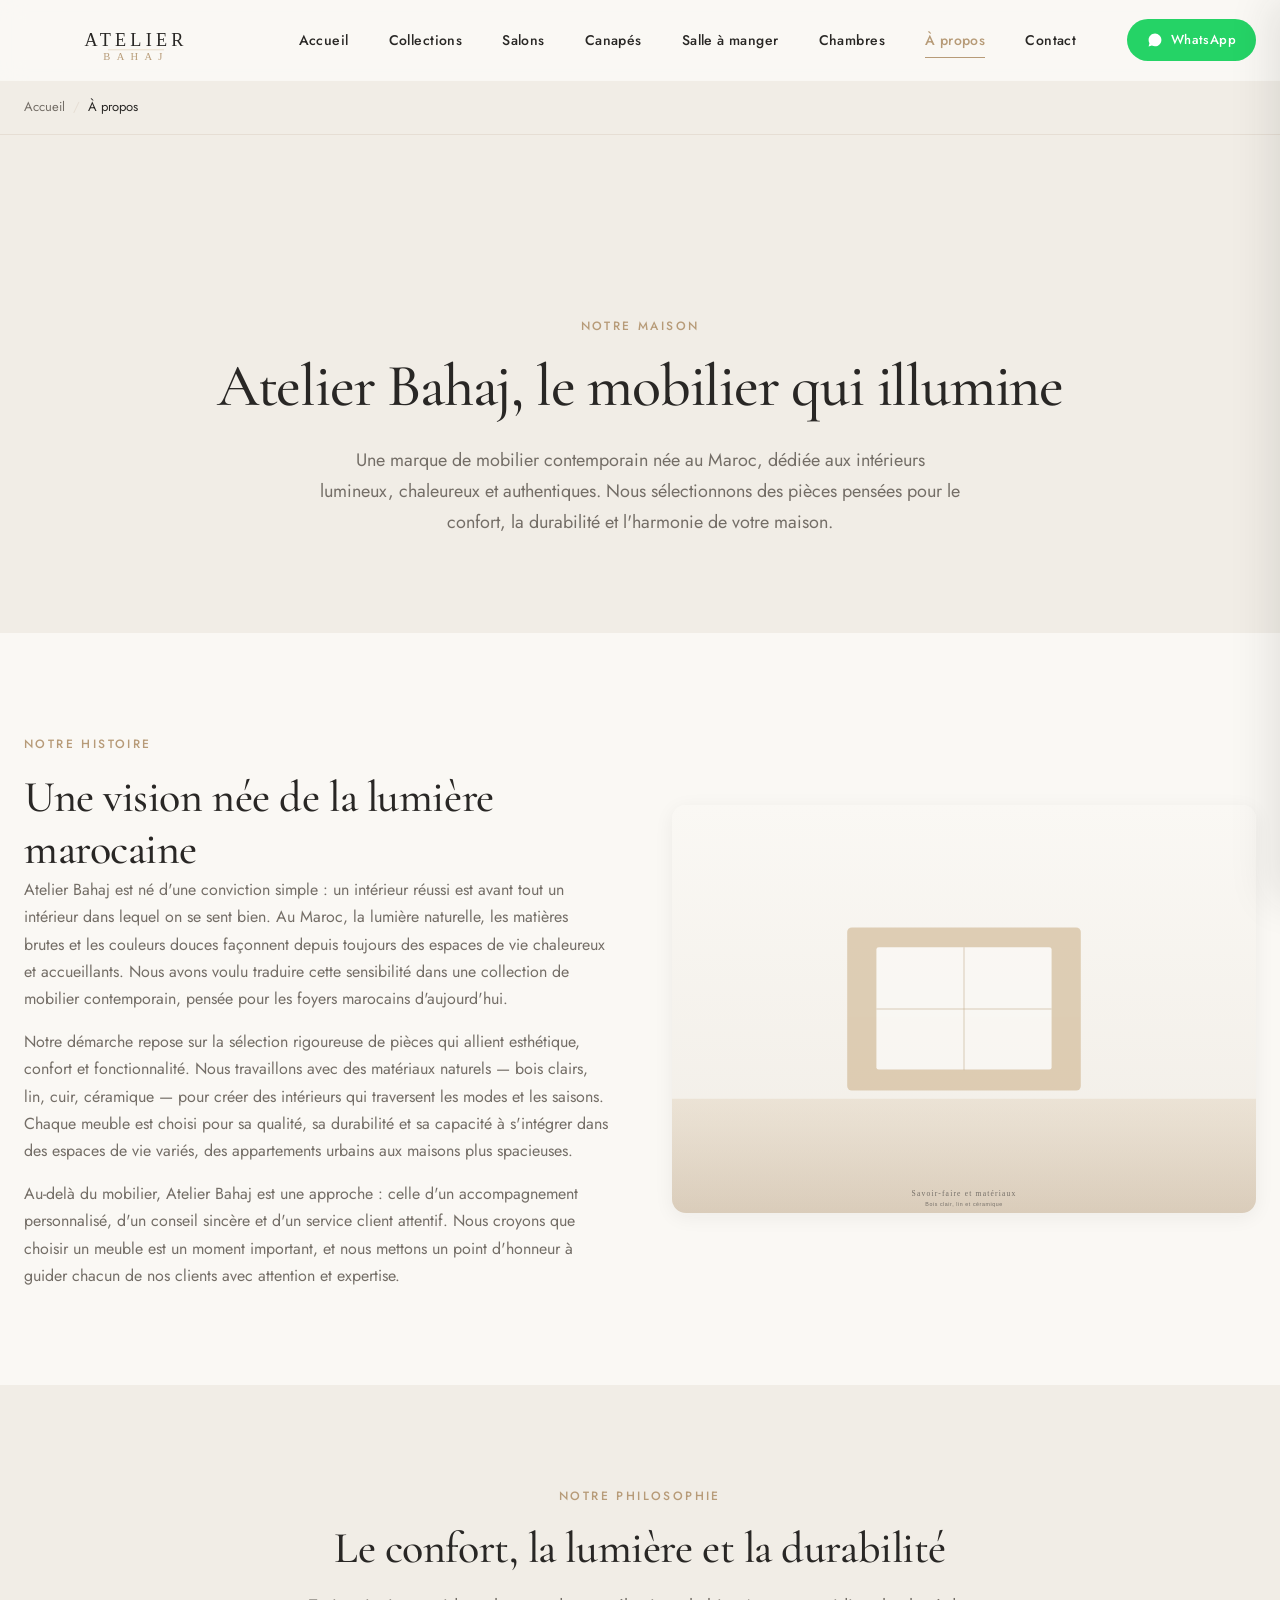
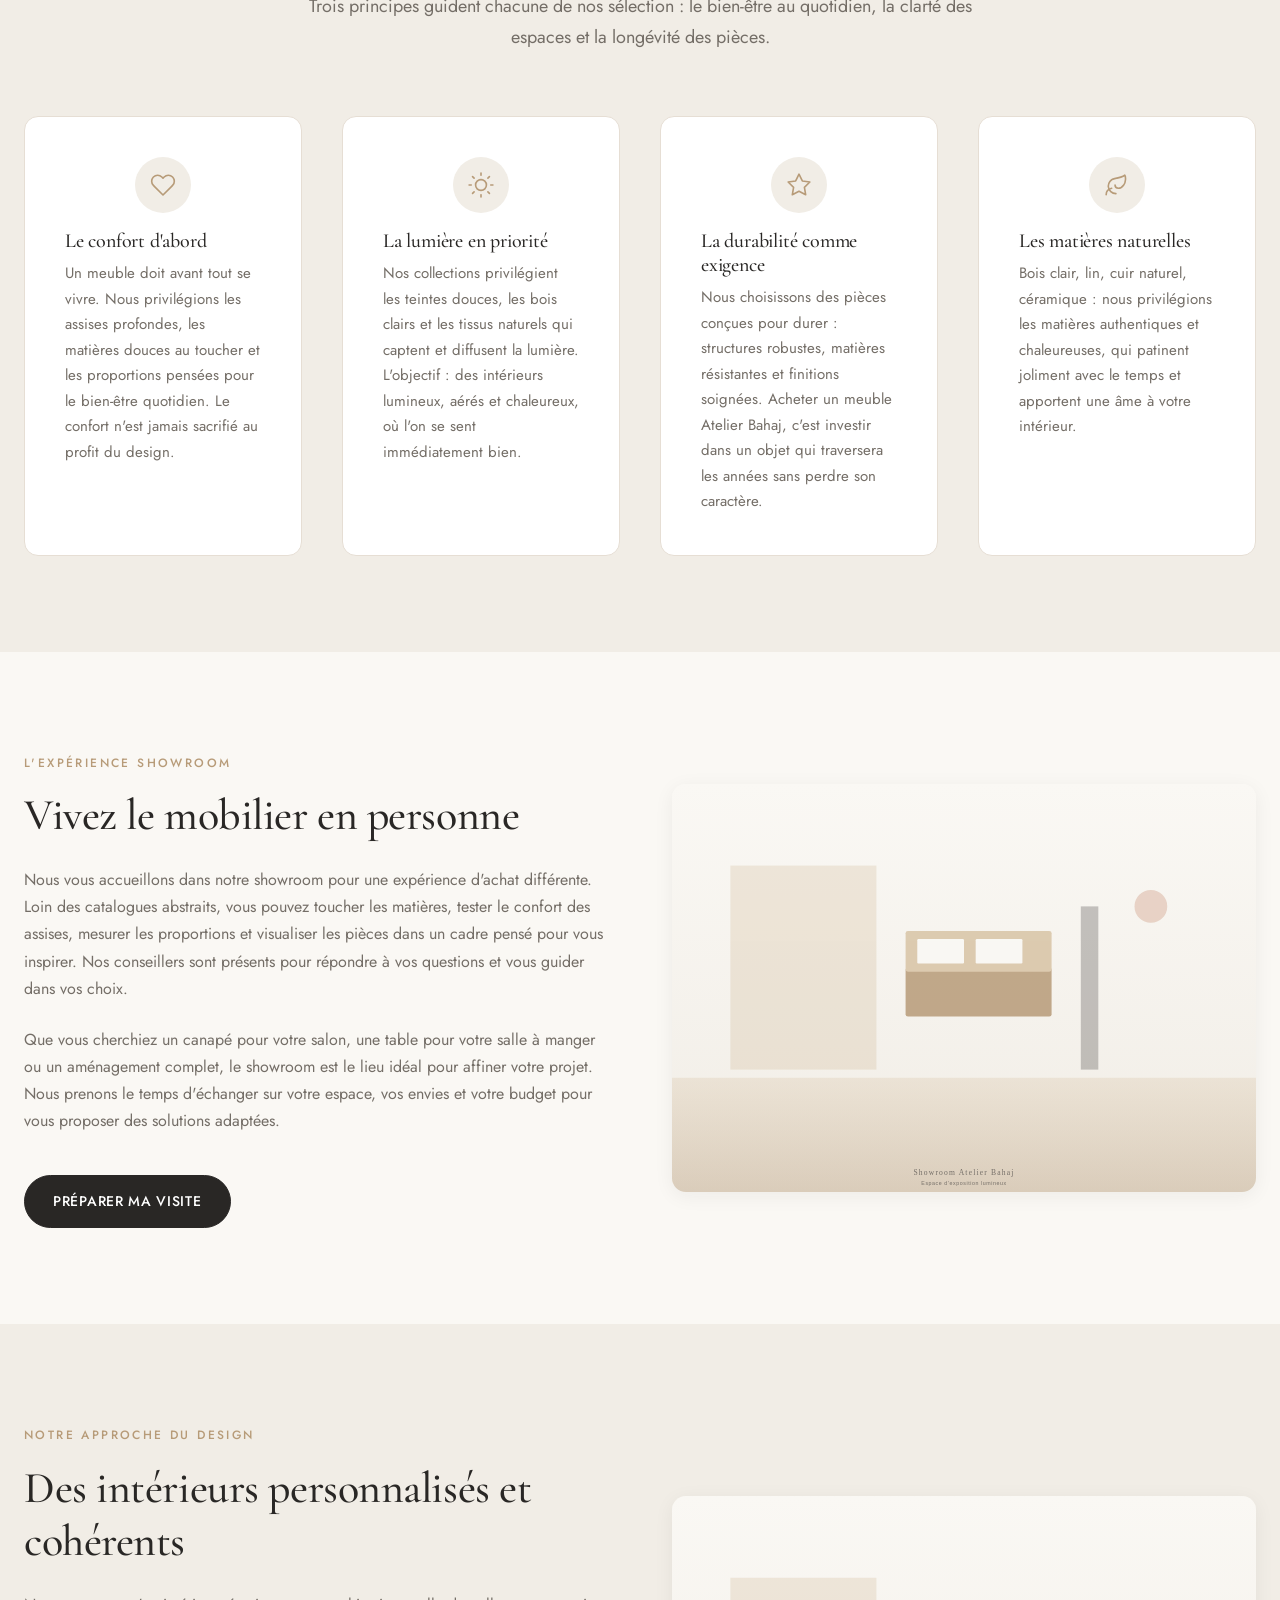
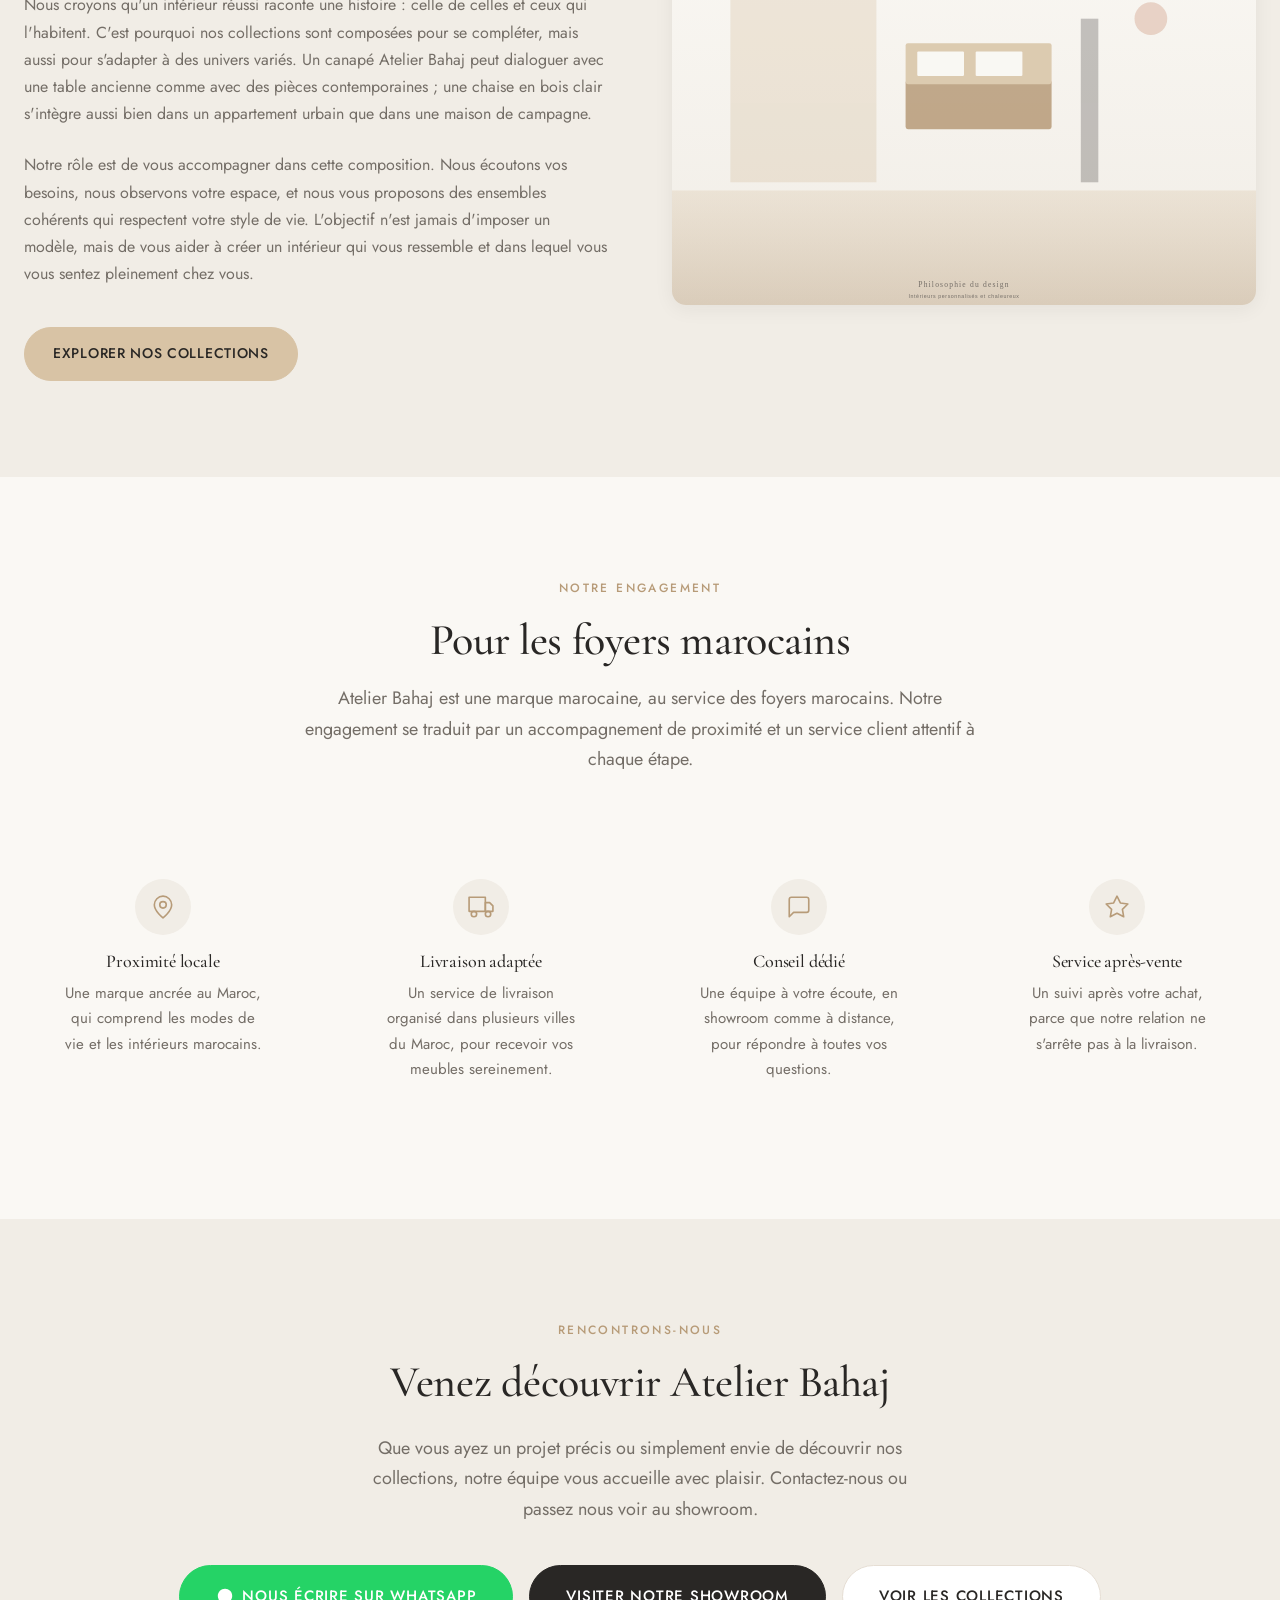
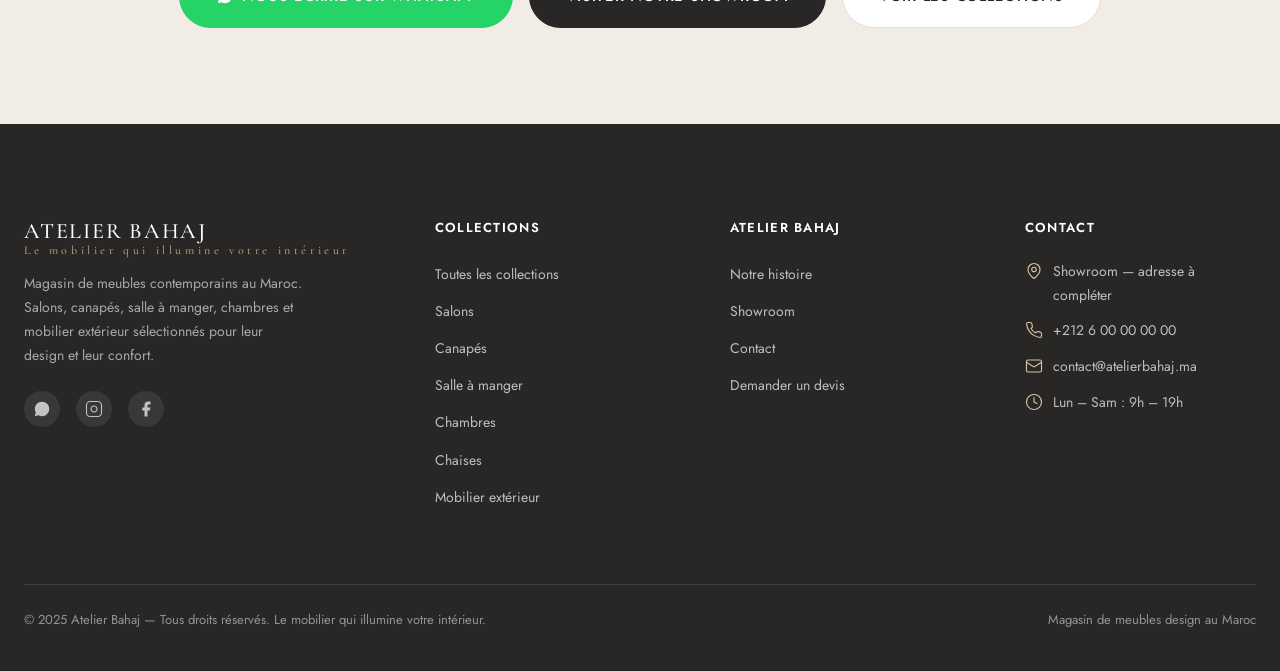
<file: a-propos.html>
<!DOCTYPE html>
<html lang="fr">
<head>
  <meta charset="UTF-8">
  <meta name="viewport" content="width=device-width, initial-scale=1.0">
  <title>À propos — Atelier Bahaj, mobilier contemporain au Maroc</title>
  <meta name="description" content="Découvrez Atelier Bahaj, marque de mobilier contemporain au Maroc. Notre histoire, notre philosophie du design, notre approche du confort et notre engagement pour des intérieurs lumineux.">
  <link rel="canonical" href="https://www.atelierbahaj.ma/a-propos.html">

  <meta property="og:type" content="website">
  <meta property="og:locale" content="fr_MA">
  <meta property="og:site_name" content="Atelier Bahaj">
  <meta property="og:title" content="À propos — Atelier Bahaj">
  <meta property="og:description" content="Notre histoire, notre philosophie du design et notre engagement pour des intérieurs marocains lumineux et chaleureux.">
  <meta property="og:url" content="https://www.atelierbahaj.ma/a-propos.html">
  <meta property="og:image" content="assets/images/apropos/showroom-atelier.svg">
  <meta name="twitter:card" content="summary_large_image">

  <link rel="icon" type="image/svg+xml" href="assets/logo/favicon.svg">
  <link rel="preconnect" href="https://fonts.googleapis.com">
  <link rel="preconnect" href="https://fonts.gstatic.com" crossorigin>
  <link href="https://fonts.googleapis.com/css2?family=Cormorant+Garamond:wght@400;500;600&family=Jost:wght@300;400;500;600&display=swap" rel="stylesheet">
  <link rel="stylesheet" href="style.css">
</head>
<body>
  <a href="#main" class="skip-link">Aller au contenu principal</a>

  <header class="site-header" role="banner">
    <div class="container header-inner">
      <a href="index.html" class="logo" aria-label="Atelier Bahaj — accueil">
        <img src="assets/logo/logo.svg" alt="Atelier Bahaj" height="42">
      </a>
      <nav class="main-nav" role="navigation" aria-label="Navigation principale">
        <ul class="nav-list">
          <li><a href="index.html">Accueil</a></li>
          <li><a href="collections.html">Collections</a></li>
          <li><a href="salons.html">Salons</a></li>
          <li><a href="canapes.html">Canapés</a></li>
          <li><a href="salle-a-manger.html">Salle à manger</a></li>
          <li><a href="chambres.html">Chambres</a></li>
          <li><a href="a-propos.html">À propos</a></li>
          <li><a href="contact.html">Contact</a></li>
        </ul>
      </nav>
      <div class="header-actions">
        <a href="#" class="header-whatsapp wa-general">
          <svg viewBox="0 0 32 32" fill="currentColor" aria-hidden="true"><path d="M16.001 3.2c-7.06 0-12.8 5.74-12.8 12.8 0 2.257.59 4.46 1.71 6.402L3.2 28.8l6.563-1.722a12.74 12.74 0 0 0 6.238 1.622h.005c7.06 0 12.8-5.74 12.8-12.8 0-3.42-1.332-6.635-3.75-9.052A12.71 12.71 0 0 0 16.001 3.2z"/></svg>
          WhatsApp
        </a>
        <button class="menu-toggle" aria-label="Ouvrir le menu" aria-expanded="false" aria-controls="mobile-menu">
          <svg viewBox="0 0 24 24" fill="none" stroke="currentColor" stroke-width="1.5" stroke-linecap="round"><line x1="3" y1="6" x2="21" y2="6"/><line x1="3" y1="12" x2="21" y2="12"/><line x1="3" y1="18" x2="21" y2="18"/></svg>
        </button>
      </div>
    </div>
  </header>

  <div class="menu-overlay" aria-hidden="true"></div>
  <aside class="mobile-menu" id="mobile-menu" aria-label="Menu de navigation mobile">
    <div class="mobile-menu-header">
      <img src="assets/logo/logo.svg" alt="Atelier Bahaj" height="36">
      <button class="mobile-menu-close" aria-label="Fermer le menu">
        <svg viewBox="0 0 24 24" fill="none" stroke="currentColor" stroke-width="1.5" stroke-linecap="round"><line x1="18" y1="6" x2="6" y2="18"/><line x1="6" y1="6" x2="18" y2="18"/></svg>
      </button>
    </div>
    <nav class="mobile-nav" aria-label="Navigation mobile">
      <a href="index.html">Accueil</a>
      <a href="collections.html">Collections</a>
      <a href="salons.html">Salons</a>
      <a href="canapes.html">Canapés</a>
      <a href="salle-a-manger.html">Salle à manger</a>
      <a href="chambres.html">Chambres</a>
      <a href="chaises.html">Chaises</a>
      <a href="mobilier-exterieur.html">Mobilier extérieur</a>
      <a href="a-propos.html">À propos</a>
      <a href="contact.html">Contact</a>
    </nav>
    <div class="mobile-menu-footer">
      <a href="#" class="btn btn-whatsapp btn-block wa-general">Commander sur WhatsApp</a>
      <a href="contact.html" class="btn btn-secondary btn-block">Demander un devis</a>
    </div>
  </aside>

  <nav class="breadcrumbs" aria-label="Fil d'Ariane">
    <div class="container">
      <ol class="breadcrumb-list">
        <li><a href="index.html">Accueil</a></li>
        <li aria-current="page">À propos</li>
      </ol>
    </div>
  </nav>

  <main id="main">
    <section class="page-hero">
      <div class="container">
        <span class="eyebrow">Notre maison</span>
        <h1>Atelier Bahaj, le mobilier qui illumine</h1>
        <p class="lead">Une marque de mobilier contemporain née au Maroc, dédiée aux intérieurs lumineux, chaleureux et authentiques. Nous sélectionnons des pièces pensées pour le confort, la durabilité et l'harmonie de votre maison.</p>
      </div>
    </section>

    <!-- Story -->
    <section class="section">
      <div class="container">
        <div class="about-story">
          <div>
            <span class="eyebrow">Notre histoire</span>
            <h2>Une vision née de la lumière marocaine</h2>
            <p>Atelier Bahaj est né d'une conviction simple : un intérieur réussi est avant tout un intérieur dans lequel on se sent bien. Au Maroc, la lumière naturelle, les matières brutes et les couleurs douces façonnent depuis toujours des espaces de vie chaleureux et accueillants. Nous avons voulu traduire cette sensibilité dans une collection de mobilier contemporain, pensée pour les foyers marocains d'aujourd'hui.</p>
            <p>Notre démarche repose sur la sélection rigoureuse de pièces qui allient esthétique, confort et fonctionnalité. Nous travaillons avec des matériaux naturels — bois clairs, lin, cuir, céramique — pour créer des intérieurs qui traversent les modes et les saisons. Chaque meuble est choisi pour sa qualité, sa durabilité et sa capacité à s'intégrer dans des espaces de vie variés, des appartements urbains aux maisons plus spacieuses.</p>
            <p>Au-delà du mobilier, Atelier Bahaj est une approche : celle d'un accompagnement personnalisé, d'un conseil sincère et d'un service client attentif. Nous croyons que choisir un meuble est un moment important, et nous mettons un point d'honneur à guider chacun de nos clients avec attention et expertise.</p>
          </div>
          <div>
            <img src="assets/images/apropos/atelier-savoir-faire.svg" alt="Savoir-faire Atelier Bahaj — bois clair, lin et céramique">
          </div>
        </div>
      </div>
    </section>

    <!-- Philosophy -->
    <section class="section section-soft">
      <div class="container">
        <div class="section-header">
          <span class="eyebrow">Notre philosophie</span>
          <h2>Le confort, la lumière et la durabilité</h2>
          <p class="lead">Trois principes guident chacune de nos sélection : le bien-être au quotidien, la clarté des espaces et la longévité des pièces.</p>
        </div>

        <div class="about-values">
          <div class="value-card">
            <div class="feature-icon">
              <svg viewBox="0 0 24 24" fill="none" stroke="currentColor" stroke-width="1.5" stroke-linecap="round" stroke-linejoin="round"><path d="M20.84 4.61a5.5 5.5 0 0 0-7.78 0L12 5.67l-1.06-1.06a5.5 5.5 0 0 0-7.78 7.78l1.06 1.06L12 21.23l7.78-7.78 1.06-1.06a5.5 5.5 0 0 0 0-7.78z"/></svg>
            </div>
            <h3>Le confort d'abord</h3>
            <p>Un meuble doit avant tout se vivre. Nous privilégions les assises profondes, les matières douces au toucher et les proportions pensées pour le bien-être quotidien. Le confort n'est jamais sacrifié au profit du design.</p>
          </div>

          <div class="value-card">
            <div class="feature-icon">
              <svg viewBox="0 0 24 24" fill="none" stroke="currentColor" stroke-width="1.5" stroke-linecap="round" stroke-linejoin="round"><circle cx="12" cy="12" r="5"/><line x1="12" y1="1" x2="12" y2="3"/><line x1="12" y1="21" x2="12" y2="23"/><line x1="4.22" y1="4.22" x2="5.64" y2="5.64"/><line x1="18.36" y1="18.36" x2="19.78" y2="19.78"/><line x1="1" y1="12" x2="3" y2="12"/><line x1="21" y1="12" x2="23" y2="12"/><line x1="4.22" y1="19.78" x2="5.64" y2="18.36"/><line x1="18.36" y1="5.64" x2="19.78" y2="4.22"/></svg>
            </div>
            <h3>La lumière en priorité</h3>
            <p>Nos collections privilégient les teintes douces, les bois clairs et les tissus naturels qui captent et diffusent la lumière. L'objectif : des intérieurs lumineux, aérés et chaleureux, où l'on se sent immédiatement bien.</p>
          </div>

          <div class="value-card">
            <div class="feature-icon">
              <svg viewBox="0 0 24 24" fill="none" stroke="currentColor" stroke-width="1.5" stroke-linecap="round" stroke-linejoin="round"><path d="M12 2 15.09 8.26 22 9.27l-5 4.87 1.18 6.88L12 17.77l-6.18 3.25L7 14.14 2 9.27l6.91-1.01L12 2z"/></svg>
            </div>
            <h3>La durabilité comme exigence</h3>
            <p>Nous choisissons des pièces conçues pour durer : structures robustes, matières résistantes et finitions soignées. Acheter un meuble Atelier Bahaj, c'est investir dans un objet qui traversera les années sans perdre son caractère.</p>
          </div>

          <div class="value-card">
            <div class="feature-icon">
              <svg viewBox="0 0 24 24" fill="none" stroke="currentColor" stroke-width="1.5" stroke-linecap="round" stroke-linejoin="round"><path d="M11 20A7 7 0 0 1 9.8 6.1C15.5 5 17 4.48 19.2 2.96c1 1.5 1 6.54-1 9.04-1 1.5-3 3-5 3-2 0-3-1-3-3"/><path d="M2 21c0-3 1.85-5.36 5.08-6"/></svg>
            </div>
            <h3>Les matières naturelles</h3>
            <p>Bois clair, lin, cuir naturel, céramique : nous privilégions les matières authentiques et chaleureuses, qui patinent joliment avec le temps et apportent une âme à votre intérieur.</p>
          </div>
        </div>
      </div>
    </section>

    <!-- Showroom experience -->
    <section class="section" id="showroom">
      <div class="container">
        <div class="editorial reverse">
          <div class="editorial-image">
            <img src="assets/images/apropos/showroom-atelier.svg" alt="Showroom Atelier Bahaj — espace d'exposition lumineux">
          </div>
          <div class="editorial-content">
            <span class="eyebrow">L'expérience showroom</span>
            <h2>Vivez le mobilier en personne</h2>
            <p>Nous vous accueillons dans notre showroom pour une expérience d'achat différente. Loin des catalogues abstraits, vous pouvez toucher les matières, tester le confort des assises, mesurer les proportions et visualiser les pièces dans un cadre pensé pour vous inspirer. Nos conseillers sont présents pour répondre à vos questions et vous guider dans vos choix.</p>
            <p>Que vous cherchiez un canapé pour votre salon, une table pour votre salle à manger ou un aménagement complet, le showroom est le lieu idéal pour affiner votre projet. Nous prenons le temps d'échanger sur votre espace, vos envies et votre budget pour vous proposer des solutions adaptées.</p>
            <a href="contact.html" class="btn btn-primary">Préparer ma visite</a>
          </div>
        </div>
      </div>
    </section>

    <!-- Approach to design -->
    <section class="section section-soft">
      <div class="container">
        <div class="editorial">
          <div class="editorial-content">
            <span class="eyebrow">Notre approche du design</span>
            <h2>Des intérieurs personnalisés et cohérents</h2>
            <p>Nous croyons qu'un intérieur réussi raconte une histoire : celle de celles et ceux qui l'habitent. C'est pourquoi nos collections sont composées pour se compléter, mais aussi pour s'adapter à des univers variés. Un canapé Atelier Bahaj peut dialoguer avec une table ancienne comme avec des pièces contemporaines ; une chaise en bois clair s'intègre aussi bien dans un appartement urbain que dans une maison de campagne.</p>
            <p>Notre rôle est de vous accompagner dans cette composition. Nous écoutons vos besoins, nous observons votre espace, et nous vous proposons des ensembles cohérents qui respectent votre style de vie. L'objectif n'est jamais d'imposer un modèle, mais de vous aider à créer un intérieur qui vous ressemble et dans lequel vous vous sentez pleinement chez vous.</p>
            <a href="collections.html" class="btn btn-accent">Explorer nos collections</a>
          </div>
          <div class="editorial-image">
            <img src="assets/images/apropos/philosophie-design.svg" alt="Intérieur contemporain marocain avec mobilier Atelier Bahaj">
          </div>
        </div>
      </div>
    </section>

    <!-- Commitment to Moroccan customers -->
    <section class="section">
      <div class="container">
        <div class="section-header">
          <span class="eyebrow">Notre engagement</span>
          <h2>Pour les foyers marocains</h2>
          <p class="lead">Atelier Bahaj est une marque marocaine, au service des foyers marocains. Notre engagement se traduit par un accompagnement de proximité et un service client attentif à chaque étape.</p>
        </div>

        <div class="feature-list">
          <div class="feature-item">
            <div class="feature-icon">
              <svg viewBox="0 0 24 24" fill="none" stroke="currentColor" stroke-width="1.5" stroke-linecap="round" stroke-linejoin="round"><path d="M20 10c0 6-8 12-8 12s-8-6-8-12a8 8 0 0 1 16 0Z"/><circle cx="12" cy="10" r="3"/></svg>
            </div>
            <h3>Proximité locale</h3>
            <p>Une marque ancrée au Maroc, qui comprend les modes de vie et les intérieurs marocains.</p>
          </div>
          <div class="feature-item">
            <div class="feature-icon">
              <svg viewBox="0 0 24 24" fill="none" stroke="currentColor" stroke-width="1.5" stroke-linecap="round" stroke-linejoin="round"><rect x="1" y="3" width="15" height="13"/><polygon points="16 8 20 8 23 11 23 16 16 16 16 8"/><circle cx="5.5" cy="18.5" r="2.5"/><circle cx="18.5" cy="18.5" r="2.5"/></svg>
            </div>
            <h3>Livraison adaptée</h3>
            <p>Un service de livraison organisé dans plusieurs villes du Maroc, pour recevoir vos meubles sereinement.</p>
          </div>
          <div class="feature-item">
            <div class="feature-icon">
              <svg viewBox="0 0 24 24" fill="none" stroke="currentColor" stroke-width="1.5" stroke-linecap="round" stroke-linejoin="round"><path d="M21 15a2 2 0 0 1-2 2H7l-4 4V5a2 2 0 0 1 2-2h14a2 2 0 0 1 2 2z"/></svg>
            </div>
            <h3>Conseil dédié</h3>
            <p>Une équipe à votre écoute, en showroom comme à distance, pour répondre à toutes vos questions.</p>
          </div>
          <div class="feature-item">
            <div class="feature-icon">
              <svg viewBox="0 0 24 24" fill="none" stroke="currentColor" stroke-width="1.5" stroke-linecap="round" stroke-linejoin="round"><path d="M12 2 15.09 8.26 22 9.27l-5 4.87 1.18 6.88L12 17.77l-6.18 3.25L7 14.14 2 9.27l6.91-1.01L12 2z"/></svg>
            </div>
            <h3>Service après-vente</h3>
            <p>Un suivi après votre achat, parce que notre relation ne s'arrête pas à la livraison.</p>
          </div>
        </div>
      </div>
    </section>

    <section class="cta-section">
      <div class="container">
        <span class="eyebrow">Rencontrons-nous</span>
        <h2>Venez découvrir Atelier Bahaj</h2>
        <p class="lead">Que vous ayez un projet précis ou simplement envie de découvrir nos collections, notre équipe vous accueille avec plaisir. Contactez-nous ou passez nous voir au showroom.</p>
        <div class="cta-actions">
          <a href="#" class="btn btn-whatsapp btn-lg wa-general">
            <svg viewBox="0 0 32 32" fill="currentColor" aria-hidden="true" width="20" height="20"><path d="M16.001 3.2c-7.06 0-12.8 5.74-12.8 12.8 0 2.257.59 4.46 1.71 6.402L3.2 28.8l6.563-1.722a12.74 12.74 0 0 0 6.238 1.622h.005c7.06 0 12.8-5.74 12.8-12.8 0-3.42-1.332-6.635-3.75-9.052A12.71 12.71 0 0 0 16.001 3.2z"/></svg>
            Nous écrire sur WhatsApp
          </a>
          <a href="contact.html" class="btn btn-primary btn-lg">Visiter notre showroom</a>
          <a href="collections.html" class="btn btn-secondary btn-lg">Voir les collections</a>
        </div>
      </div>
    </section>
  </main>

  <footer class="site-footer" role="contentinfo">
    <div class="container">
      <div class="footer-grid">
        <div class="footer-brand">
          <div class="logo-text">ATELIER BAHAJ<span>Le mobilier qui illumine votre intérieur</span></div>
          <p>Magasin de meubles contemporains au Maroc. Salons, canapés, salle à manger, chambres et mobilier extérieur sélectionnés pour leur design et leur confort.</p>
          <div class="footer-social mt-md">
            <a href="#" class="wa-general" aria-label="WhatsApp Atelier Bahaj"><svg viewBox="0 0 32 32" fill="currentColor" aria-hidden="true"><path d="M16.001 3.2c-7.06 0-12.8 5.74-12.8 12.8 0 2.257.59 4.46 1.71 6.402L3.2 28.8l6.563-1.722a12.74 12.74 0 0 0 6.238 1.622h.005c7.06 0 12.8-5.74 12.8-12.8 0-3.42-1.332-6.635-3.75-9.052A12.71 12.71 0 0 0 16.001 3.2z"/></svg></a>
            <a href="#" aria-label="Instagram Atelier Bahaj"><svg viewBox="0 0 24 24" fill="none" stroke="currentColor" stroke-width="1.5"><rect x="2" y="2" width="20" height="20" rx="5"/><path d="M16 11.37A4 4 0 1 1 12.63 8 4 4 0 0 1 16 11.37z"/><line x1="17.5" y1="6.5" x2="17.51" y2="6.5"/></svg></a>
            <a href="#" aria-label="Facebook Atelier Bahaj"><svg viewBox="0 0 24 24" fill="currentColor" aria-hidden="true"><path d="M18 2h-3a5 5 0 0 0-5 5v3H7v4h3v8h4v-8h3l1-4h-4V7a1 1 0 0 1 1-1h3z"/></svg></a>
          </div>
        </div>
        <div class="footer-col">
          <h4>Collections</h4>
          <ul>
            <li><a href="collections.html">Toutes les collections</a></li>
            <li><a href="salons.html">Salons</a></li>
            <li><a href="canapes.html">Canapés</a></li>
            <li><a href="salle-a-manger.html">Salle à manger</a></li>
            <li><a href="chambres.html">Chambres</a></li>
            <li><a href="chaises.html">Chaises</a></li>
            <li><a href="mobilier-exterieur.html">Mobilier extérieur</a></li>
          </ul>
        </div>
        <div class="footer-col">
          <h4>Atelier Bahaj</h4>
          <ul>
            <li><a href="a-propos.html">Notre histoire</a></li>
            <li><a href="a-propos.html#showroom">Showroom</a></li>
            <li><a href="contact.html">Contact</a></li>
            <li><a href="contact.html">Demander un devis</a></li>
          </ul>
        </div>
        <div class="footer-col">
          <h4>Contact</h4>
          <div class="footer-contact-item"><svg viewBox="0 0 24 24" fill="none" stroke="currentColor" stroke-width="1.5" stroke-linecap="round" stroke-linejoin="round"><path d="M20 10c0 6-8 12-8 12s-8-6-8-12a8 8 0 0 1 16 0Z"/><circle cx="12" cy="10" r="3"/></svg><span>Showroom — adresse à compléter</span></div>
          <div class="footer-contact-item"><svg viewBox="0 0 24 24" fill="none" stroke="currentColor" stroke-width="1.5" stroke-linecap="round" stroke-linejoin="round"><path d="M22 16.92v3a2 2 0 0 1-2.18 2 19.79 19.79 0 0 1-8.63-3.07 19.5 19.5 0 0 1-6-6 19.79 19.79 0 0 1-3.07-8.67A2 2 0 0 1 4.11 2h3a2 2 0 0 1 2 1.72 12.84 12.84 0 0 0 .7 2.81 2 2 0 0 1-.45 2.11L8.09 9.91a16 16 0 0 0 6 6l1.27-1.27a2 2 0 0 1 2.11-.45 12.84 12.84 0 0 0 2.81.7A2 2 0 0 1 22 16.92z"/></svg><span>+212 6 00 00 00 00</span></div>
          <div class="footer-contact-item"><svg viewBox="0 0 24 24" fill="none" stroke="currentColor" stroke-width="1.5" stroke-linecap="round" stroke-linejoin="round"><rect x="2" y="4" width="20" height="16" rx="2"/><path d="m22 7-8.97 5.7a1.94 1.94 0 0 1-2.06 0L2 7"/></svg><span>contact@atelierbahaj.ma</span></div>
          <div class="footer-contact-item"><svg viewBox="0 0 24 24" fill="none" stroke="currentColor" stroke-width="1.5" stroke-linecap="round" stroke-linejoin="round"><circle cx="12" cy="12" r="10"/><polyline points="12 6 12 12 16 14"/></svg><span>Lun – Sam : 9h – 19h</span></div>
        </div>
      </div>
      <div class="footer-bottom">
        <p>&copy; 2025 Atelier Bahaj — Tous droits réservés. Le mobilier qui illumine votre intérieur.</p>
        <p>Magasin de meubles design au Maroc</p>
      </div>
    </div>
  </footer>

  <script src="script.js"></script>
</body>
</html>
</file>
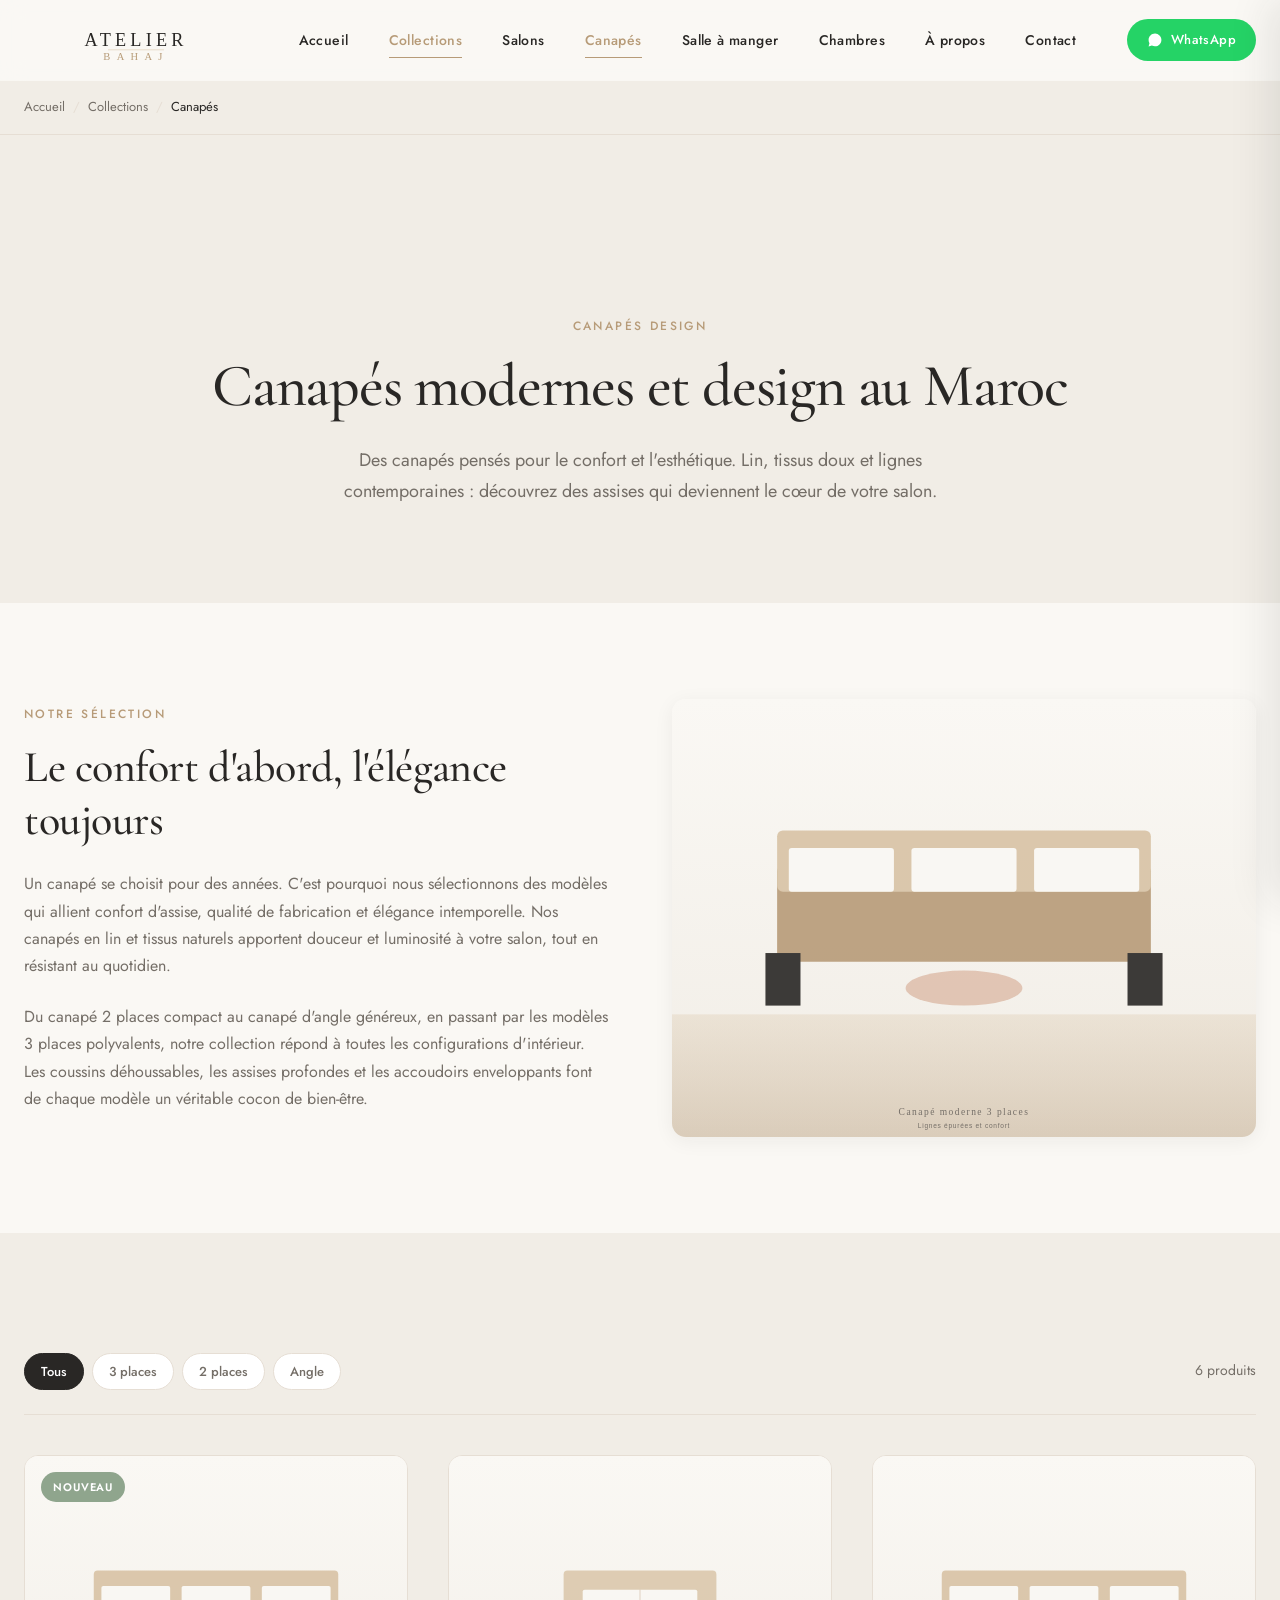
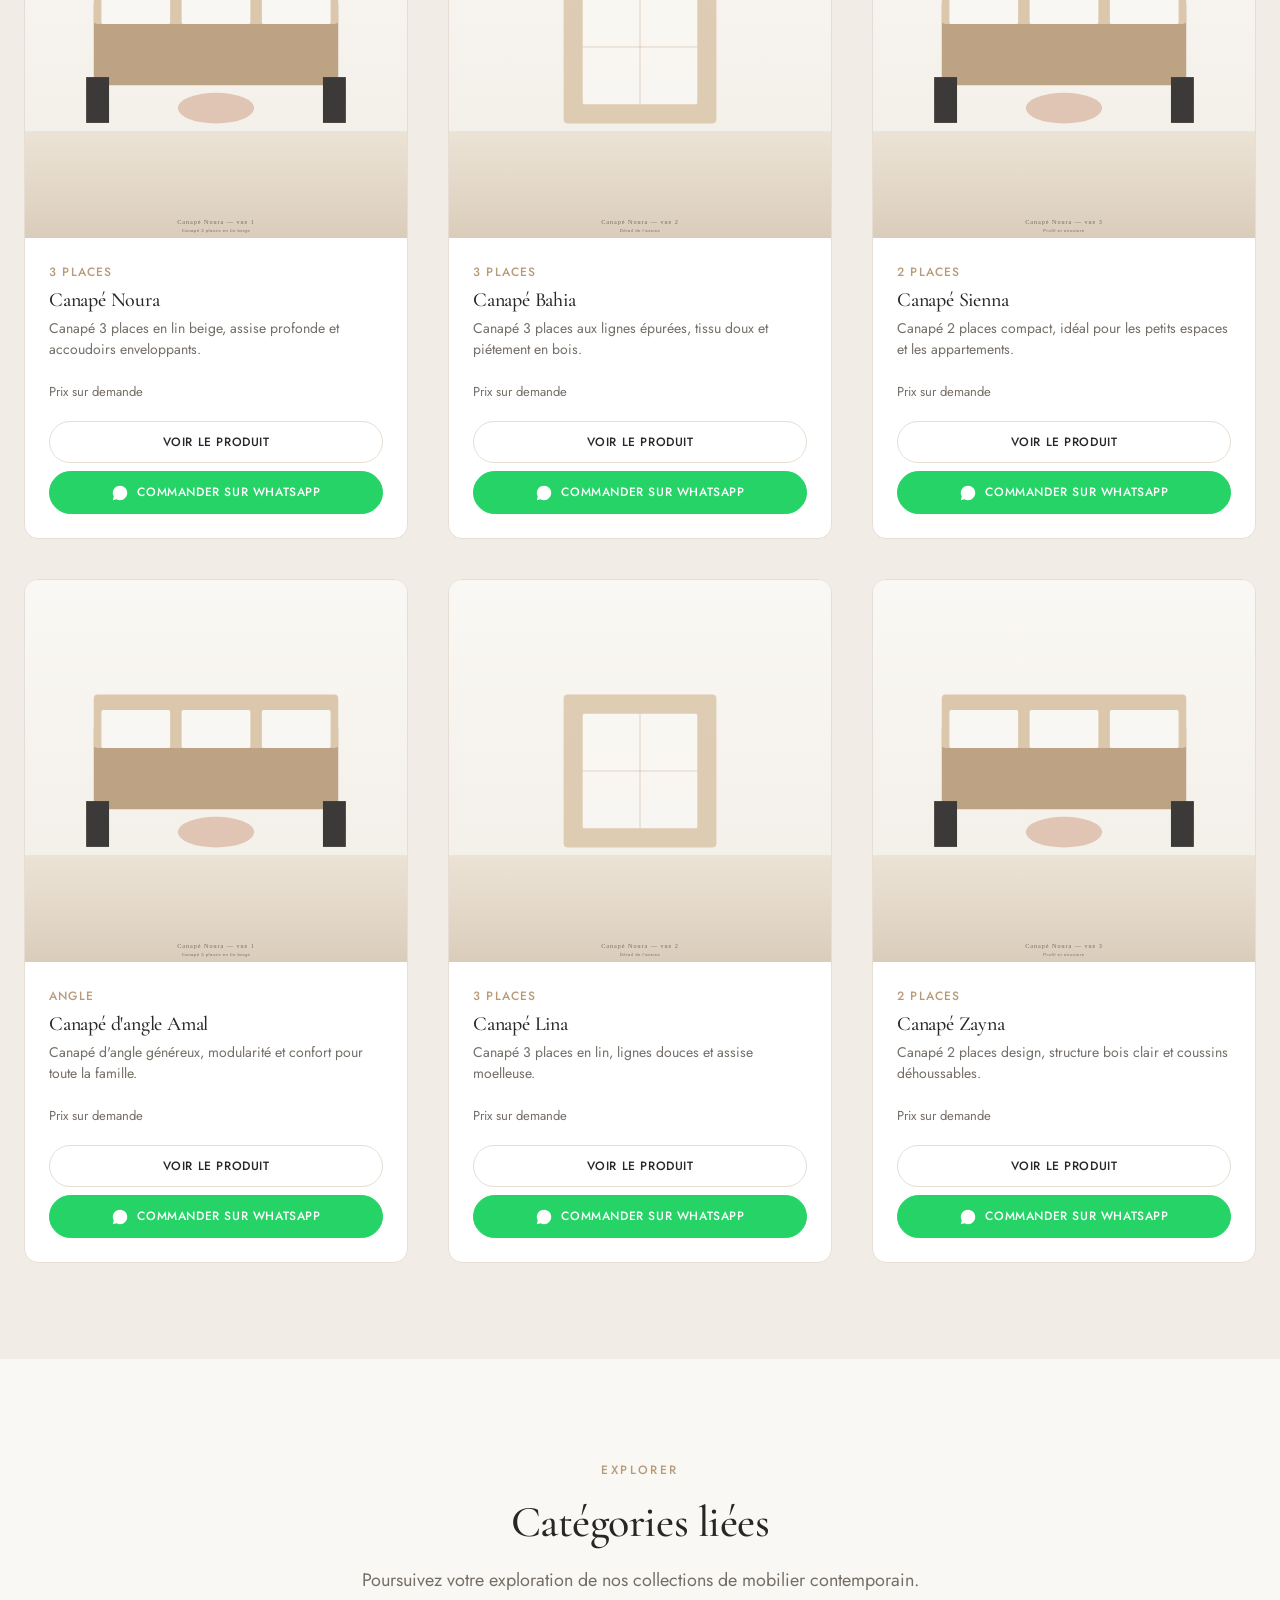
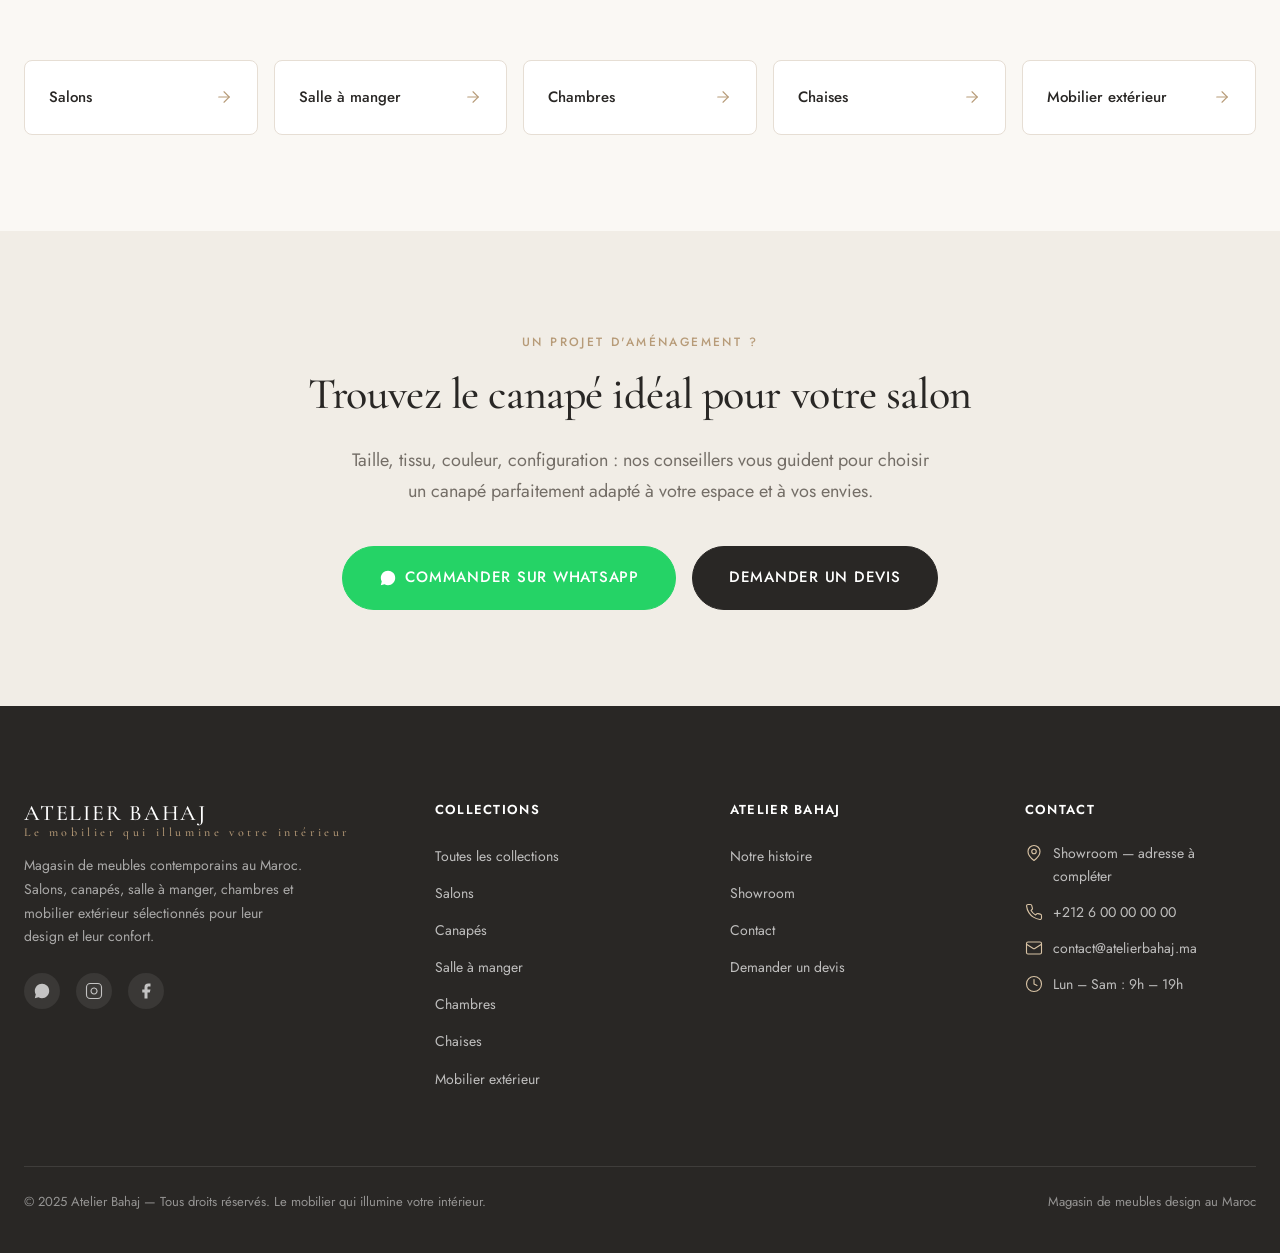
<file: canapes.html>
<!DOCTYPE html>
<html lang="fr">
<head>
  <meta charset="UTF-8">
  <meta name="viewport" content="width=device-width, initial-scale=1.0">
  <title>Canapé au Maroc — Canapé moderne et design | Atelier Bahaj</title>
  <meta name="description" content="Découvrez nos canapés au Maroc : canapés modernes, design et confortables en lin et tissu. Canapés 2 places, 3 places et d'angle pour votre salon contemporain.">
  <link rel="canonical" href="https://www.atelierbahaj.ma/canapes.html">

  <meta property="og:type" content="website">
  <meta property="og:locale" content="fr_MA">
  <meta property="og:site_name" content="Atelier Bahaj">
  <meta property="og:title" content="Canapés modernes et design au Maroc — Atelier Bahaj">
  <meta property="og:description" content="Découvrez nos canapés au Maroc : canapés modernes, design et confortables en lin et tissu. Canapés 2 places, 3 places et d'angle pour votre salon contemporain.">
  <meta property="og:url" content="https://www.atelierbahaj.ma/canapes.html">
  <meta property="og:image" content="assets/images/canapes/canape-noura-linen.svg">
  <meta name="twitter:card" content="summary_large_image">

  <link rel="icon" type="image/svg+xml" href="assets/logo/favicon.svg">
  <link rel="preconnect" href="https://fonts.googleapis.com">
  <link rel="preconnect" href="https://fonts.gstatic.com" crossorigin>
  <link href="https://fonts.googleapis.com/css2?family=Cormorant+Garamond:wght@400;500;600&family=Jost:wght@300;400;500;600&display=swap" rel="stylesheet">
  <link rel="stylesheet" href="style.css">
</head>
<body>
  <a href="#main" class="skip-link">Aller au contenu principal</a>

  <header class="site-header" role="banner">
    <div class="container header-inner">
      <a href="index.html" class="logo" aria-label="Atelier Bahaj — accueil">
        <img src="assets/logo/logo.svg" alt="Atelier Bahaj" height="42">
      </a>
      <nav class="main-nav" role="navigation" aria-label="Navigation principale">
        <ul class="nav-list">
          <li><a href="index.html">Accueil</a></li>
          <li><a href="collections.html">Collections</a></li>
          <li><a href="salons.html">Salons</a></li>
          <li><a href="canapes.html">Canapés</a></li>
          <li><a href="salle-a-manger.html">Salle à manger</a></li>
          <li><a href="chambres.html">Chambres</a></li>
          <li><a href="a-propos.html">À propos</a></li>
          <li><a href="contact.html">Contact</a></li>
        </ul>
      </nav>
      <div class="header-actions">
        <a href="#" class="header-whatsapp wa-general">
          <svg viewBox="0 0 32 32" fill="currentColor" aria-hidden="true"><path d="M16.001 3.2c-7.06 0-12.8 5.74-12.8 12.8 0 2.257.59 4.46 1.71 6.402L3.2 28.8l6.563-1.722a12.74 12.74 0 0 0 6.238 1.622h.005c7.06 0 12.8-5.74 12.8-12.8 0-3.42-1.332-6.635-3.75-9.052A12.71 12.71 0 0 0 16.001 3.2z"/></svg>
          WhatsApp
        </a>
        <button class="menu-toggle" aria-label="Ouvrir le menu" aria-expanded="false" aria-controls="mobile-menu">
          <svg viewBox="0 0 24 24" fill="none" stroke="currentColor" stroke-width="1.5" stroke-linecap="round"><line x1="3" y1="6" x2="21" y2="6"/><line x1="3" y1="12" x2="21" y2="12"/><line x1="3" y1="18" x2="21" y2="18"/></svg>
        </button>
      </div>
    </div>
  </header>

  <div class="menu-overlay" aria-hidden="true"></div>
  <aside class="mobile-menu" id="mobile-menu" aria-label="Menu de navigation mobile">
    <div class="mobile-menu-header">
      <img src="assets/logo/logo.svg" alt="Atelier Bahaj" height="36">
      <button class="mobile-menu-close" aria-label="Fermer le menu">
        <svg viewBox="0 0 24 24" fill="none" stroke="currentColor" stroke-width="1.5" stroke-linecap="round"><line x1="18" y1="6" x2="6" y2="18"/><line x1="6" y1="6" x2="18" y2="18"/></svg>
      </button>
    </div>
    <nav class="mobile-nav" aria-label="Navigation mobile">
      <a href="index.html">Accueil</a>
      <a href="collections.html">Collections</a>
      <a href="salons.html">Salons</a>
      <a href="canapes.html">Canapés</a>
      <a href="salle-a-manger.html">Salle à manger</a>
      <a href="chambres.html">Chambres</a>
      <a href="chaises.html">Chaises</a>
      <a href="mobilier-exterieur.html">Mobilier extérieur</a>
      <a href="a-propos.html">À propos</a>
      <a href="contact.html">Contact</a>
    </nav>
    <div class="mobile-menu-footer">
      <a href="#" class="btn btn-whatsapp btn-block wa-general">Commander sur WhatsApp</a>
      <a href="contact.html" class="btn btn-secondary btn-block">Demander un devis</a>
    </div>
  </aside>

  <nav class="breadcrumbs" aria-label="Fil d'Ariane">
    <div class="container">
      <ol class="breadcrumb-list">
        <li><a href="index.html">Accueil</a></li>
        <li><a href="collections.html">Collections</a></li>
        <li aria-current="page">Canapés</li>
      </ol>
    </div>
  </nav>

  <main id="main">
    <section class="page-hero">
      <div class="container">
        <span class="eyebrow">Canapés design</span>
        <h1>Canapés modernes et design au Maroc</h1>
        <p class="lead">Des canapés pensés pour le confort et l'esthétique. Lin, tissus doux et lignes contemporaines : découvrez des assises qui deviennent le cœur de votre salon.</p>
      </div>
    </section>

    <section class="section">
      <div class="container">
        <div class="editorial">
          <div class="editorial-content">
            <span class="eyebrow">Notre sélection</span>
            <h2>Le confort d'abord, l'élégance toujours</h2>
            <p>Un canapé se choisit pour des années. C'est pourquoi nous sélectionnons des modèles qui allient confort d'assise, qualité de fabrication et élégance intemporelle. Nos canapés en lin et tissus naturels apportent douceur et luminosité à votre salon, tout en résistant au quotidien.</p>
            <p>Du canapé 2 places compact au canapé d'angle généreux, en passant par les modèles 3 places polyvalents, notre collection répond à toutes les configurations d'intérieur. Les coussins déhoussables, les assises profondes et les accoudoirs enveloppants font de chaque modèle un véritable cocon de bien-être.</p>
          </div>
          <div class="editorial-image">
            <img src="assets/images/canapes/canape-moderne-3-places.svg" alt="Canapé moderne 3 places en lin avec coussins confortables">
          </div>
        </div>
      </div>
    </section>

    <section class="section section-soft">
      <div class="container">
        <div class="filter-bar">
          <div class="filter-tags">
            <button class="filter-tag active" data-filter="all">Tous</button>
            <button class="filter-tag" data-filter="3-places">3 places</button><button class="filter-tag" data-filter="2-places">2 places</button><button class="filter-tag" data-filter="angle">Angle</button>
          </div>
          <span class="filter-count">6 produits</span>
        </div>

        <div class="product-grid">
          <article class="product-card" data-category="3 places">
            <div class="product-card-image">
              <span class="product-badge new">Nouveau</span>
              <a href="produit.html">
                <img src="assets/images/produits/canape-noura-01.svg" alt="Canapé Noura 3 places en lin beige">
              </a>
            </div>
            <div class="product-card-body">
              <span class="product-category">3 places</span>
              <h3 class="product-name">Canapé Noura</h3>
              <p class="product-desc">Canapé 3 places en lin beige, assise profonde et accoudoirs enveloppants.</p>
              <div class="product-price"><span class="price-label">Prix sur demande</span></div>
              <div class="product-card-actions">
                <a href="produit.html" class="btn btn-secondary btn-sm">Voir le produit</a>
                <a href="#" class="btn btn-whatsapp btn-sm wa-product" data-product-name="Canapé Noura"><svg viewBox="0 0 32 32" fill="currentColor" aria-hidden="true" width="16" height="16"><path d="M16.001 3.2c-7.06 0-12.8 5.74-12.8 12.8 0 2.257.59 4.46 1.71 6.402L3.2 28.8l6.563-1.722a12.74 12.74 0 0 0 6.238 1.622h.005c7.06 0 12.8-5.74 12.8-12.8 0-3.42-1.332-6.635-3.75-9.052A12.71 12.71 0 0 0 16.001 3.2z"/></svg>Commander sur WhatsApp</a>
              </div>
            </div>
          </article>
          <article class="product-card" data-category="3 places">
            <div class="product-card-image">
              
              <a href="produit.html">
                <img src="assets/images/produits/canape-noura-02.svg" alt="Canapé Bahia 3 places au design épuré">
              </a>
            </div>
            <div class="product-card-body">
              <span class="product-category">3 places</span>
              <h3 class="product-name">Canapé Bahia</h3>
              <p class="product-desc">Canapé 3 places aux lignes épurées, tissu doux et piétement en bois.</p>
              <div class="product-price"><span class="price-label">Prix sur demande</span></div>
              <div class="product-card-actions">
                <a href="produit.html" class="btn btn-secondary btn-sm">Voir le produit</a>
                <a href="#" class="btn btn-whatsapp btn-sm wa-product" data-product-name="Canapé Bahia"><svg viewBox="0 0 32 32" fill="currentColor" aria-hidden="true" width="16" height="16"><path d="M16.001 3.2c-7.06 0-12.8 5.74-12.8 12.8 0 2.257.59 4.46 1.71 6.402L3.2 28.8l6.563-1.722a12.74 12.74 0 0 0 6.238 1.622h.005c7.06 0 12.8-5.74 12.8-12.8 0-3.42-1.332-6.635-3.75-9.052A12.71 12.71 0 0 0 16.001 3.2z"/></svg>Commander sur WhatsApp</a>
              </div>
            </div>
          </article>
          <article class="product-card" data-category="2 places">
            <div class="product-card-image">
              
              <a href="produit.html">
                <img src="assets/images/produits/canape-noura-03.svg" alt="Canapé Sienna 2 places compact pour petit espace">
              </a>
            </div>
            <div class="product-card-body">
              <span class="product-category">2 places</span>
              <h3 class="product-name">Canapé Sienna</h3>
              <p class="product-desc">Canapé 2 places compact, idéal pour les petits espaces et les appartements.</p>
              <div class="product-price"><span class="price-label">Prix sur demande</span></div>
              <div class="product-card-actions">
                <a href="produit.html" class="btn btn-secondary btn-sm">Voir le produit</a>
                <a href="#" class="btn btn-whatsapp btn-sm wa-product" data-product-name="Canapé Sienna"><svg viewBox="0 0 32 32" fill="currentColor" aria-hidden="true" width="16" height="16"><path d="M16.001 3.2c-7.06 0-12.8 5.74-12.8 12.8 0 2.257.59 4.46 1.71 6.402L3.2 28.8l6.563-1.722a12.74 12.74 0 0 0 6.238 1.622h.005c7.06 0 12.8-5.74 12.8-12.8 0-3.42-1.332-6.635-3.75-9.052A12.71 12.71 0 0 0 16.001 3.2z"/></svg>Commander sur WhatsApp</a>
              </div>
            </div>
          </article>
          <article class="product-card" data-category="angle">
            <div class="product-card-image">
              
              <a href="produit.html">
                <img src="assets/images/produits/canape-noura-01.svg" alt="Canapé d'angle Amal modulable et confortable">
              </a>
            </div>
            <div class="product-card-body">
              <span class="product-category">Angle</span>
              <h3 class="product-name">Canapé d'angle Amal</h3>
              <p class="product-desc">Canapé d'angle généreux, modularité et confort pour toute la famille.</p>
              <div class="product-price"><span class="price-label">Prix sur demande</span></div>
              <div class="product-card-actions">
                <a href="produit.html" class="btn btn-secondary btn-sm">Voir le produit</a>
                <a href="#" class="btn btn-whatsapp btn-sm wa-product" data-product-name="Canapé d'angle Amal"><svg viewBox="0 0 32 32" fill="currentColor" aria-hidden="true" width="16" height="16"><path d="M16.001 3.2c-7.06 0-12.8 5.74-12.8 12.8 0 2.257.59 4.46 1.71 6.402L3.2 28.8l6.563-1.722a12.74 12.74 0 0 0 6.238 1.622h.005c7.06 0 12.8-5.74 12.8-12.8 0-3.42-1.332-6.635-3.75-9.052A12.71 12.71 0 0 0 16.001 3.2z"/></svg>Commander sur WhatsApp</a>
              </div>
            </div>
          </article>
          <article class="product-card" data-category="3 places">
            <div class="product-card-image">
              
              <a href="produit.html">
                <img src="assets/images/produits/canape-noura-02.svg" alt="Canapé Lina 3 places en lin aux lignes douces">
              </a>
            </div>
            <div class="product-card-body">
              <span class="product-category">3 places</span>
              <h3 class="product-name">Canapé Lina</h3>
              <p class="product-desc">Canapé 3 places en lin, lignes douces et assise moelleuse.</p>
              <div class="product-price"><span class="price-label">Prix sur demande</span></div>
              <div class="product-card-actions">
                <a href="produit.html" class="btn btn-secondary btn-sm">Voir le produit</a>
                <a href="#" class="btn btn-whatsapp btn-sm wa-product" data-product-name="Canapé Lina"><svg viewBox="0 0 32 32" fill="currentColor" aria-hidden="true" width="16" height="16"><path d="M16.001 3.2c-7.06 0-12.8 5.74-12.8 12.8 0 2.257.59 4.46 1.71 6.402L3.2 28.8l6.563-1.722a12.74 12.74 0 0 0 6.238 1.622h.005c7.06 0 12.8-5.74 12.8-12.8 0-3.42-1.332-6.635-3.75-9.052A12.71 12.71 0 0 0 16.001 3.2z"/></svg>Commander sur WhatsApp</a>
              </div>
            </div>
          </article>
          <article class="product-card" data-category="2 places">
            <div class="product-card-image">
              
              <a href="produit.html">
                <img src="assets/images/produits/canape-noura-03.svg" alt="Canapé Zayna 2 places avec structure en bois clair">
              </a>
            </div>
            <div class="product-card-body">
              <span class="product-category">2 places</span>
              <h3 class="product-name">Canapé Zayna</h3>
              <p class="product-desc">Canapé 2 places design, structure bois clair et coussins déhoussables.</p>
              <div class="product-price"><span class="price-label">Prix sur demande</span></div>
              <div class="product-card-actions">
                <a href="produit.html" class="btn btn-secondary btn-sm">Voir le produit</a>
                <a href="#" class="btn btn-whatsapp btn-sm wa-product" data-product-name="Canapé Zayna"><svg viewBox="0 0 32 32" fill="currentColor" aria-hidden="true" width="16" height="16"><path d="M16.001 3.2c-7.06 0-12.8 5.74-12.8 12.8 0 2.257.59 4.46 1.71 6.402L3.2 28.8l6.563-1.722a12.74 12.74 0 0 0 6.238 1.622h.005c7.06 0 12.8-5.74 12.8-12.8 0-3.42-1.332-6.635-3.75-9.052A12.71 12.71 0 0 0 16.001 3.2z"/></svg>Commander sur WhatsApp</a>
              </div>
            </div>
          </article>
        </div>
      </div>
    </section>

    <section class="section">
      <div class="container">
        <div class="section-header">
          <span class="eyebrow">Explorer</span>
          <h2>Catégories liées</h2>
          <p class="lead">Poursuivez votre exploration de nos collections de mobilier contemporain.</p>
        </div>
        <div class="related-cats">
            <a href="salons.html" class="related-cat-link">
              <span>Salons</span>
              <svg viewBox="0 0 24 24" fill="none" stroke="currentColor" stroke-width="1.5" stroke-linecap="round"><line x1="5" y1="12" x2="19" y2="12"/><polyline points="12 5 19 12 12 19"/></svg>
            </a>
            <a href="salle-a-manger.html" class="related-cat-link">
              <span>Salle à manger</span>
              <svg viewBox="0 0 24 24" fill="none" stroke="currentColor" stroke-width="1.5" stroke-linecap="round"><line x1="5" y1="12" x2="19" y2="12"/><polyline points="12 5 19 12 12 19"/></svg>
            </a>
            <a href="chambres.html" class="related-cat-link">
              <span>Chambres</span>
              <svg viewBox="0 0 24 24" fill="none" stroke="currentColor" stroke-width="1.5" stroke-linecap="round"><line x1="5" y1="12" x2="19" y2="12"/><polyline points="12 5 19 12 12 19"/></svg>
            </a>
            <a href="chaises.html" class="related-cat-link">
              <span>Chaises</span>
              <svg viewBox="0 0 24 24" fill="none" stroke="currentColor" stroke-width="1.5" stroke-linecap="round"><line x1="5" y1="12" x2="19" y2="12"/><polyline points="12 5 19 12 12 19"/></svg>
            </a>
            <a href="mobilier-exterieur.html" class="related-cat-link">
              <span>Mobilier extérieur</span>
              <svg viewBox="0 0 24 24" fill="none" stroke="currentColor" stroke-width="1.5" stroke-linecap="round"><line x1="5" y1="12" x2="19" y2="12"/><polyline points="12 5 19 12 12 19"/></svg>
            </a>

        </div>
      </div>
    </section>

    <section class="cta-section">
      <div class="container">
        <span class="eyebrow">Un projet d'aménagement ?</span>
        <h2>Trouvez le canapé idéal pour votre salon</h2>
        <p class="lead">Taille, tissu, couleur, configuration : nos conseillers vous guident pour choisir un canapé parfaitement adapté à votre espace et à vos envies.</p>
        <div class="cta-actions">
          <a href="#" class="btn btn-whatsapp btn-lg wa-general">
            <svg viewBox="0 0 32 32" fill="currentColor" aria-hidden="true" width="20" height="20"><path d="M16.001 3.2c-7.06 0-12.8 5.74-12.8 12.8 0 2.257.59 4.46 1.71 6.402L3.2 28.8l6.563-1.722a12.74 12.74 0 0 0 6.238 1.622h.005c7.06 0 12.8-5.74 12.8-12.8 0-3.42-1.332-6.635-3.75-9.052A12.71 12.71 0 0 0 16.001 3.2z"/></svg>
            Commander sur WhatsApp
          </a>
          <a href="contact.html" class="btn btn-primary btn-lg">Demander un devis</a>
        </div>
      </div>
    </section>
  </main>

  <footer class="site-footer" role="contentinfo">
    <div class="container">
      <div class="footer-grid">
        <div class="footer-brand">
          <div class="logo-text">ATELIER BAHAJ<span>Le mobilier qui illumine votre intérieur</span></div>
          <p>Magasin de meubles contemporains au Maroc. Salons, canapés, salle à manger, chambres et mobilier extérieur sélectionnés pour leur design et leur confort.</p>
          <div class="footer-social mt-md">
            <a href="#" class="wa-general" aria-label="WhatsApp Atelier Bahaj"><svg viewBox="0 0 32 32" fill="currentColor" aria-hidden="true"><path d="M16.001 3.2c-7.06 0-12.8 5.74-12.8 12.8 0 2.257.59 4.46 1.71 6.402L3.2 28.8l6.563-1.722a12.74 12.74 0 0 0 6.238 1.622h.005c7.06 0 12.8-5.74 12.8-12.8 0-3.42-1.332-6.635-3.75-9.052A12.71 12.71 0 0 0 16.001 3.2z"/></svg></a>
            <a href="#" aria-label="Instagram Atelier Bahaj"><svg viewBox="0 0 24 24" fill="none" stroke="currentColor" stroke-width="1.5"><rect x="2" y="2" width="20" height="20" rx="5"/><path d="M16 11.37A4 4 0 1 1 12.63 8 4 4 0 0 1 16 11.37z"/><line x1="17.5" y1="6.5" x2="17.51" y2="6.5"/></svg></a>
            <a href="#" aria-label="Facebook Atelier Bahaj"><svg viewBox="0 0 24 24" fill="currentColor" aria-hidden="true"><path d="M18 2h-3a5 5 0 0 0-5 5v3H7v4h3v8h4v-8h3l1-4h-4V7a1 1 0 0 1 1-1h3z"/></svg></a>
          </div>
        </div>
        <div class="footer-col">
          <h4>Collections</h4>
          <ul>
            <li><a href="collections.html">Toutes les collections</a></li>
            <li><a href="salons.html">Salons</a></li>
            <li><a href="canapes.html">Canapés</a></li>
            <li><a href="salle-a-manger.html">Salle à manger</a></li>
            <li><a href="chambres.html">Chambres</a></li>
            <li><a href="chaises.html">Chaises</a></li>
            <li><a href="mobilier-exterieur.html">Mobilier extérieur</a></li>
          </ul>
        </div>
        <div class="footer-col">
          <h4>Atelier Bahaj</h4>
          <ul>
            <li><a href="a-propos.html">Notre histoire</a></li>
            <li><a href="a-propos.html#showroom">Showroom</a></li>
            <li><a href="contact.html">Contact</a></li>
            <li><a href="contact.html">Demander un devis</a></li>
          </ul>
        </div>
        <div class="footer-col">
          <h4>Contact</h4>
          <div class="footer-contact-item"><svg viewBox="0 0 24 24" fill="none" stroke="currentColor" stroke-width="1.5" stroke-linecap="round" stroke-linejoin="round"><path d="M20 10c0 6-8 12-8 12s-8-6-8-12a8 8 0 0 1 16 0Z"/><circle cx="12" cy="10" r="3"/></svg><span>Showroom — adresse à compléter</span></div>
          <div class="footer-contact-item"><svg viewBox="0 0 24 24" fill="none" stroke="currentColor" stroke-width="1.5" stroke-linecap="round" stroke-linejoin="round"><path d="M22 16.92v3a2 2 0 0 1-2.18 2 19.79 19.79 0 0 1-8.63-3.07 19.5 19.5 0 0 1-6-6 19.79 19.79 0 0 1-3.07-8.67A2 2 0 0 1 4.11 2h3a2 2 0 0 1 2 1.72 12.84 12.84 0 0 0 .7 2.81 2 2 0 0 1-.45 2.11L8.09 9.91a16 16 0 0 0 6 6l1.27-1.27a2 2 0 0 1 2.11-.45 12.84 12.84 0 0 0 2.81.7A2 2 0 0 1 22 16.92z"/></svg><span>+212 6 00 00 00 00</span></div>
          <div class="footer-contact-item"><svg viewBox="0 0 24 24" fill="none" stroke="currentColor" stroke-width="1.5" stroke-linecap="round" stroke-linejoin="round"><rect x="2" y="4" width="20" height="16" rx="2"/><path d="m22 7-8.97 5.7a1.94 1.94 0 0 1-2.06 0L2 7"/></svg><span>contact@atelierbahaj.ma</span></div>
          <div class="footer-contact-item"><svg viewBox="0 0 24 24" fill="none" stroke="currentColor" stroke-width="1.5" stroke-linecap="round" stroke-linejoin="round"><circle cx="12" cy="12" r="10"/><polyline points="12 6 12 12 16 14"/></svg><span>Lun – Sam : 9h – 19h</span></div>
        </div>
      </div>
      <div class="footer-bottom">
        <p>&copy; 2025 Atelier Bahaj — Tous droits réservés. Le mobilier qui illumine votre intérieur.</p>
        <p>Magasin de meubles design au Maroc</p>
      </div>
    </div>
  </footer>

  <script src="script.js"></script>
</body>
</html>
</file>
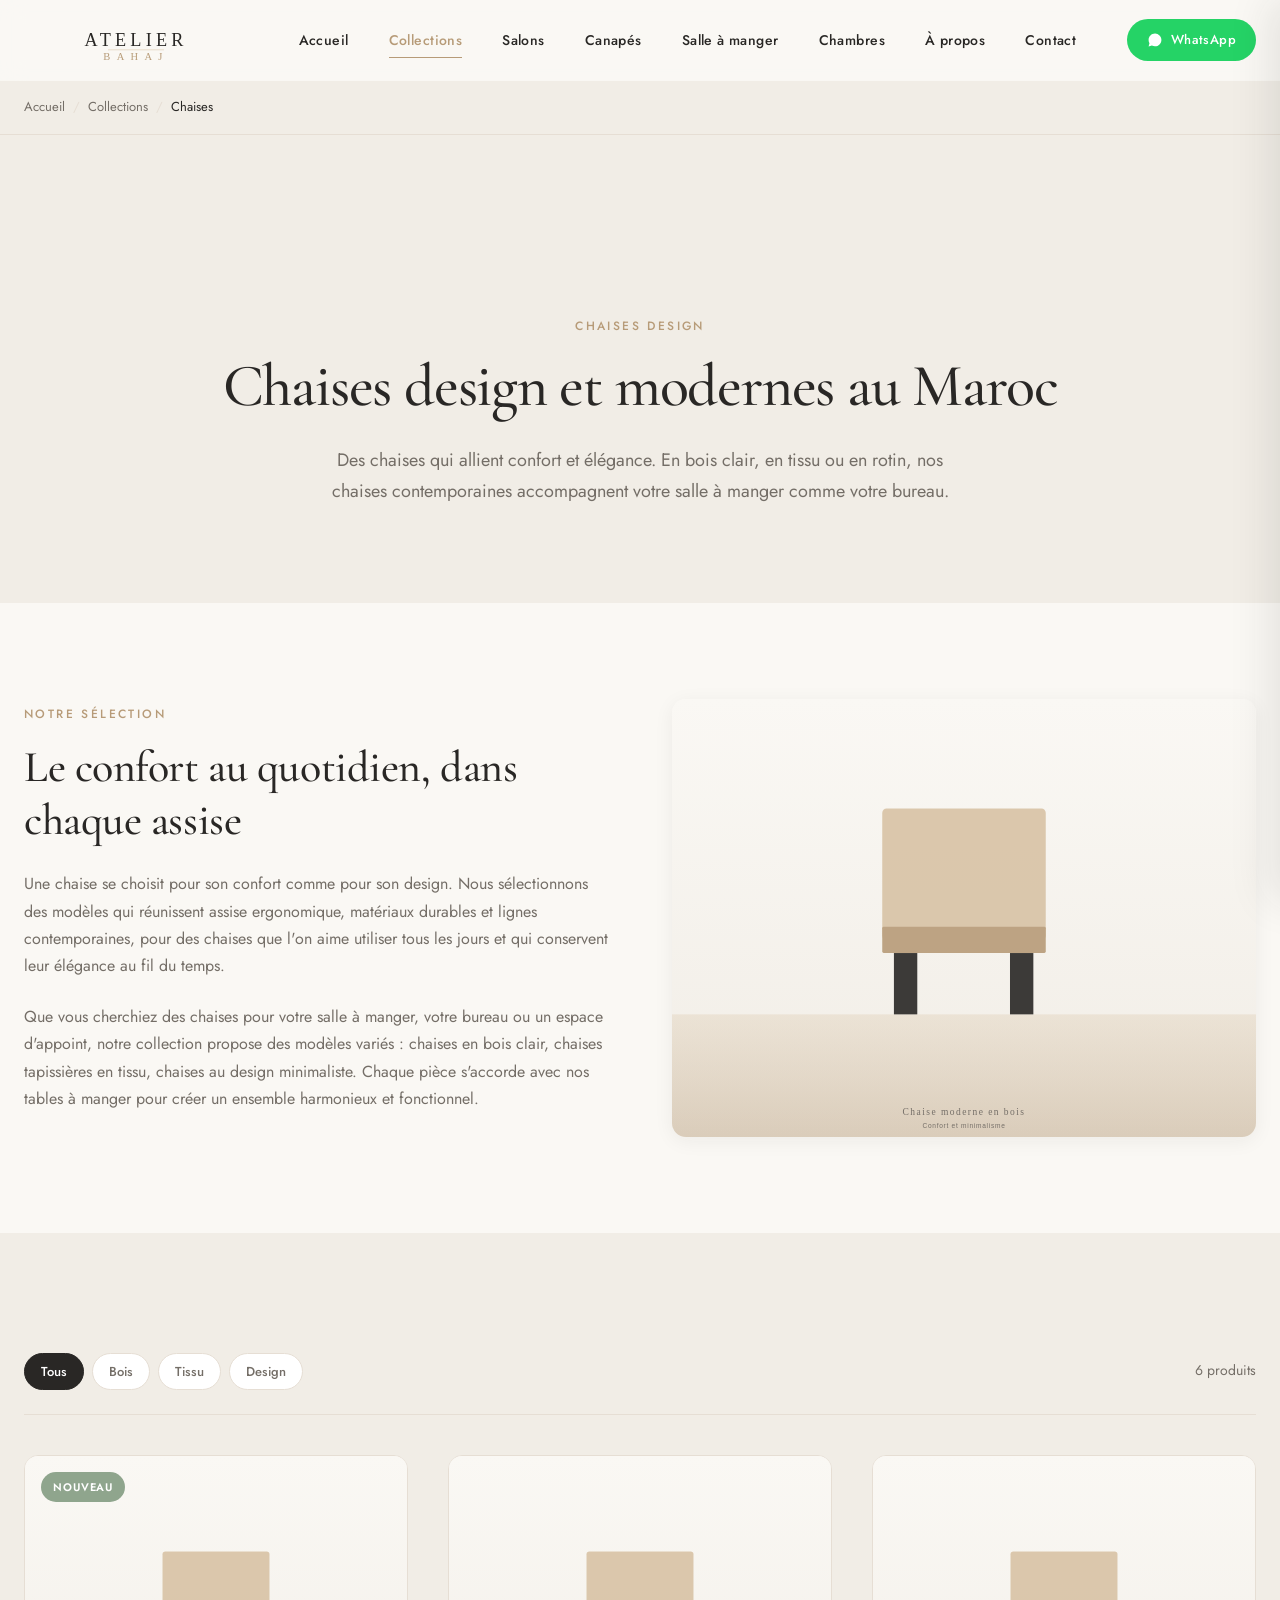
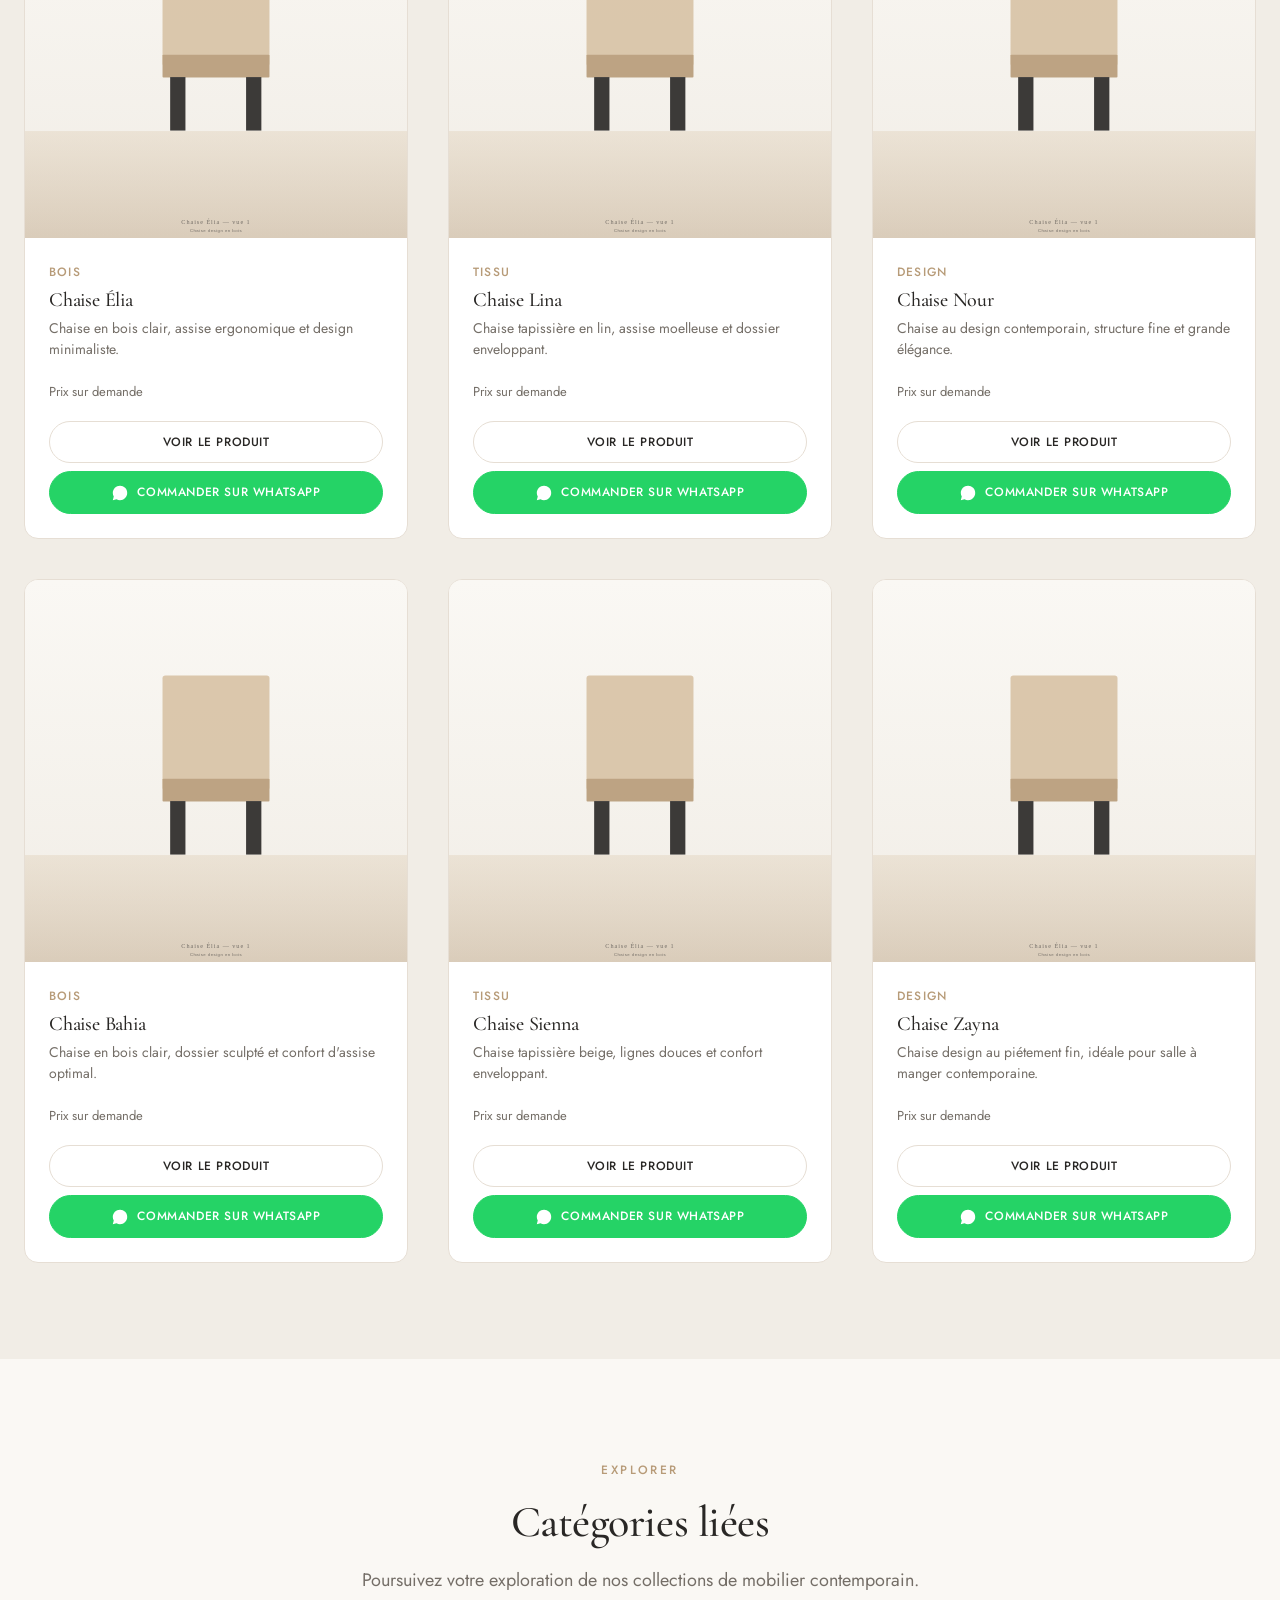
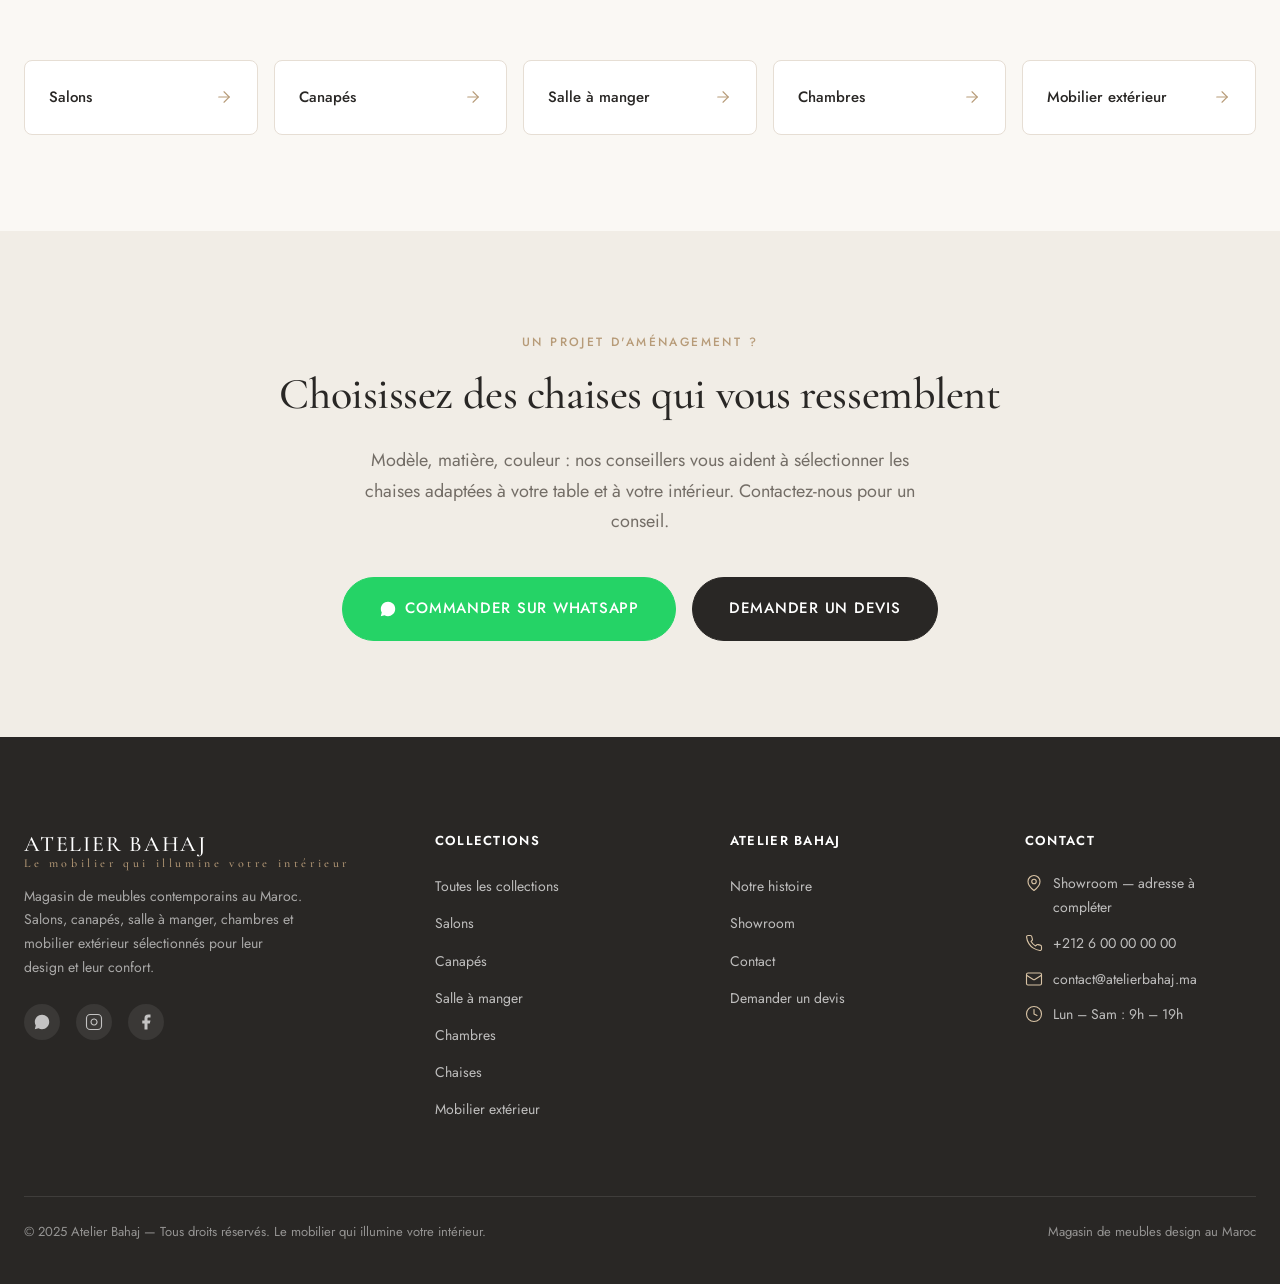
<file: chaises.html>
<!DOCTYPE html>
<html lang="fr">
<head>
  <meta charset="UTF-8">
  <meta name="viewport" content="width=device-width, initial-scale=1.0">
  <title>Chaises design au Maroc — Chaise moderne de salle à manger | Atelier Bahaj</title>
  <meta name="description" content="Découvrez nos chaises design au Maroc : chaises modernes de salle à manger, chaises en bois clair et assises confortables. Chaises contemporaines pour tous vos espaces.">
  <link rel="canonical" href="https://www.atelierbahaj.ma/chaises.html">

  <meta property="og:type" content="website">
  <meta property="og:locale" content="fr_MA">
  <meta property="og:site_name" content="Atelier Bahaj">
  <meta property="og:title" content="Chaises design et modernes au Maroc — Atelier Bahaj">
  <meta property="og:description" content="Découvrez nos chaises design au Maroc : chaises modernes de salle à manger, chaises en bois clair et assises confortables. Chaises contemporaines pour tous vos espaces.">
  <meta property="og:url" content="https://www.atelierbahaj.ma/chaises.html">
  <meta property="og:image" content="assets/images/chaises/chaise-elia-design.svg">
  <meta name="twitter:card" content="summary_large_image">

  <link rel="icon" type="image/svg+xml" href="assets/logo/favicon.svg">
  <link rel="preconnect" href="https://fonts.googleapis.com">
  <link rel="preconnect" href="https://fonts.gstatic.com" crossorigin>
  <link href="https://fonts.googleapis.com/css2?family=Cormorant+Garamond:wght@400;500;600&family=Jost:wght@300;400;500;600&display=swap" rel="stylesheet">
  <link rel="stylesheet" href="style.css">
</head>
<body>
  <a href="#main" class="skip-link">Aller au contenu principal</a>

  <header class="site-header" role="banner">
    <div class="container header-inner">
      <a href="index.html" class="logo" aria-label="Atelier Bahaj — accueil">
        <img src="assets/logo/logo.svg" alt="Atelier Bahaj" height="42">
      </a>
      <nav class="main-nav" role="navigation" aria-label="Navigation principale">
        <ul class="nav-list">
          <li><a href="index.html">Accueil</a></li>
          <li><a href="collections.html">Collections</a></li>
          <li><a href="salons.html">Salons</a></li>
          <li><a href="canapes.html">Canapés</a></li>
          <li><a href="salle-a-manger.html">Salle à manger</a></li>
          <li><a href="chambres.html">Chambres</a></li>
          <li><a href="a-propos.html">À propos</a></li>
          <li><a href="contact.html">Contact</a></li>
        </ul>
      </nav>
      <div class="header-actions">
        <a href="#" class="header-whatsapp wa-general">
          <svg viewBox="0 0 32 32" fill="currentColor" aria-hidden="true"><path d="M16.001 3.2c-7.06 0-12.8 5.74-12.8 12.8 0 2.257.59 4.46 1.71 6.402L3.2 28.8l6.563-1.722a12.74 12.74 0 0 0 6.238 1.622h.005c7.06 0 12.8-5.74 12.8-12.8 0-3.42-1.332-6.635-3.75-9.052A12.71 12.71 0 0 0 16.001 3.2z"/></svg>
          WhatsApp
        </a>
        <button class="menu-toggle" aria-label="Ouvrir le menu" aria-expanded="false" aria-controls="mobile-menu">
          <svg viewBox="0 0 24 24" fill="none" stroke="currentColor" stroke-width="1.5" stroke-linecap="round"><line x1="3" y1="6" x2="21" y2="6"/><line x1="3" y1="12" x2="21" y2="12"/><line x1="3" y1="18" x2="21" y2="18"/></svg>
        </button>
      </div>
    </div>
  </header>

  <div class="menu-overlay" aria-hidden="true"></div>
  <aside class="mobile-menu" id="mobile-menu" aria-label="Menu de navigation mobile">
    <div class="mobile-menu-header">
      <img src="assets/logo/logo.svg" alt="Atelier Bahaj" height="36">
      <button class="mobile-menu-close" aria-label="Fermer le menu">
        <svg viewBox="0 0 24 24" fill="none" stroke="currentColor" stroke-width="1.5" stroke-linecap="round"><line x1="18" y1="6" x2="6" y2="18"/><line x1="6" y1="6" x2="18" y2="18"/></svg>
      </button>
    </div>
    <nav class="mobile-nav" aria-label="Navigation mobile">
      <a href="index.html">Accueil</a>
      <a href="collections.html">Collections</a>
      <a href="salons.html">Salons</a>
      <a href="canapes.html">Canapés</a>
      <a href="salle-a-manger.html">Salle à manger</a>
      <a href="chambres.html">Chambres</a>
      <a href="chaises.html">Chaises</a>
      <a href="mobilier-exterieur.html">Mobilier extérieur</a>
      <a href="a-propos.html">À propos</a>
      <a href="contact.html">Contact</a>
    </nav>
    <div class="mobile-menu-footer">
      <a href="#" class="btn btn-whatsapp btn-block wa-general">Commander sur WhatsApp</a>
      <a href="contact.html" class="btn btn-secondary btn-block">Demander un devis</a>
    </div>
  </aside>

  <nav class="breadcrumbs" aria-label="Fil d'Ariane">
    <div class="container">
      <ol class="breadcrumb-list">
        <li><a href="index.html">Accueil</a></li>
        <li><a href="collections.html">Collections</a></li>
        <li aria-current="page">Chaises</li>
      </ol>
    </div>
  </nav>

  <main id="main">
    <section class="page-hero">
      <div class="container">
        <span class="eyebrow">Chaises design</span>
        <h1>Chaises design et modernes au Maroc</h1>
        <p class="lead">Des chaises qui allient confort et élégance. En bois clair, en tissu ou en rotin, nos chaises contemporaines accompagnent votre salle à manger comme votre bureau.</p>
      </div>
    </section>

    <section class="section">
      <div class="container">
        <div class="editorial">
          <div class="editorial-content">
            <span class="eyebrow">Notre sélection</span>
            <h2>Le confort au quotidien, dans chaque assise</h2>
            <p>Une chaise se choisit pour son confort comme pour son design. Nous sélectionnons des modèles qui réunissent assise ergonomique, matériaux durables et lignes contemporaines, pour des chaises que l'on aime utiliser tous les jours et qui conservent leur élégance au fil du temps.</p>
            <p>Que vous cherchiez des chaises pour votre salle à manger, votre bureau ou un espace d'appoint, notre collection propose des modèles variés : chaises en bois clair, chaises tapissières en tissu, chaises au design minimaliste. Chaque pièce s'accorde avec nos tables à manger pour créer un ensemble harmonieux et fonctionnel.</p>
          </div>
          <div class="editorial-image">
            <img src="assets/images/chaises/chaise-moderne-bois.svg" alt="Chaise moderne en bois clair au design minimaliste">
          </div>
        </div>
      </div>
    </section>

    <section class="section section-soft">
      <div class="container">
        <div class="filter-bar">
          <div class="filter-tags">
            <button class="filter-tag active" data-filter="all">Tous</button>
            <button class="filter-tag" data-filter="bois">Bois</button><button class="filter-tag" data-filter="tissu">Tissu</button><button class="filter-tag" data-filter="design">Design</button>
          </div>
          <span class="filter-count">6 produits</span>
        </div>

        <div class="product-grid">
          <article class="product-card" data-category="bois">
            <div class="product-card-image">
              <span class="product-badge new">Nouveau</span>
              <a href="produit.html">
                <img src="assets/images/produits/chaise-elia-01.svg" alt="Chaise Élia en bois clair au design minimaliste">
              </a>
            </div>
            <div class="product-card-body">
              <span class="product-category">Bois</span>
              <h3 class="product-name">Chaise Élia</h3>
              <p class="product-desc">Chaise en bois clair, assise ergonomique et design minimaliste.</p>
              <div class="product-price"><span class="price-label">Prix sur demande</span></div>
              <div class="product-card-actions">
                <a href="produit.html" class="btn btn-secondary btn-sm">Voir le produit</a>
                <a href="#" class="btn btn-whatsapp btn-sm wa-product" data-product-name="Chaise Élia"><svg viewBox="0 0 32 32" fill="currentColor" aria-hidden="true" width="16" height="16"><path d="M16.001 3.2c-7.06 0-12.8 5.74-12.8 12.8 0 2.257.59 4.46 1.71 6.402L3.2 28.8l6.563-1.722a12.74 12.74 0 0 0 6.238 1.622h.005c7.06 0 12.8-5.74 12.8-12.8 0-3.42-1.332-6.635-3.75-9.052A12.71 12.71 0 0 0 16.001 3.2z"/></svg>Commander sur WhatsApp</a>
              </div>
            </div>
          </article>
          <article class="product-card" data-category="tissu">
            <div class="product-card-image">
              
              <a href="produit.html">
                <img src="assets/images/produits/chaise-elia-01.svg" alt="Chaise Lina tapissière en lin avec assise moelleuse">
              </a>
            </div>
            <div class="product-card-body">
              <span class="product-category">Tissu</span>
              <h3 class="product-name">Chaise Lina</h3>
              <p class="product-desc">Chaise tapissière en lin, assise moelleuse et dossier enveloppant.</p>
              <div class="product-price"><span class="price-label">Prix sur demande</span></div>
              <div class="product-card-actions">
                <a href="produit.html" class="btn btn-secondary btn-sm">Voir le produit</a>
                <a href="#" class="btn btn-whatsapp btn-sm wa-product" data-product-name="Chaise Lina"><svg viewBox="0 0 32 32" fill="currentColor" aria-hidden="true" width="16" height="16"><path d="M16.001 3.2c-7.06 0-12.8 5.74-12.8 12.8 0 2.257.59 4.46 1.71 6.402L3.2 28.8l6.563-1.722a12.74 12.74 0 0 0 6.238 1.622h.005c7.06 0 12.8-5.74 12.8-12.8 0-3.42-1.332-6.635-3.75-9.052A12.71 12.71 0 0 0 16.001 3.2z"/></svg>Commander sur WhatsApp</a>
              </div>
            </div>
          </article>
          <article class="product-card" data-category="design">
            <div class="product-card-image">
              
              <a href="produit.html">
                <img src="assets/images/produits/chaise-elia-01.svg" alt="Chaise Nour au design contemporain et structure fine">
              </a>
            </div>
            <div class="product-card-body">
              <span class="product-category">Design</span>
              <h3 class="product-name">Chaise Nour</h3>
              <p class="product-desc">Chaise au design contemporain, structure fine et grande élégance.</p>
              <div class="product-price"><span class="price-label">Prix sur demande</span></div>
              <div class="product-card-actions">
                <a href="produit.html" class="btn btn-secondary btn-sm">Voir le produit</a>
                <a href="#" class="btn btn-whatsapp btn-sm wa-product" data-product-name="Chaise Nour"><svg viewBox="0 0 32 32" fill="currentColor" aria-hidden="true" width="16" height="16"><path d="M16.001 3.2c-7.06 0-12.8 5.74-12.8 12.8 0 2.257.59 4.46 1.71 6.402L3.2 28.8l6.563-1.722a12.74 12.74 0 0 0 6.238 1.622h.005c7.06 0 12.8-5.74 12.8-12.8 0-3.42-1.332-6.635-3.75-9.052A12.71 12.71 0 0 0 16.001 3.2z"/></svg>Commander sur WhatsApp</a>
              </div>
            </div>
          </article>
          <article class="product-card" data-category="bois">
            <div class="product-card-image">
              
              <a href="produit.html">
                <img src="assets/images/produits/chaise-elia-01.svg" alt="Chaise Bahia en bois clair avec dossier sculpté">
              </a>
            </div>
            <div class="product-card-body">
              <span class="product-category">Bois</span>
              <h3 class="product-name">Chaise Bahia</h3>
              <p class="product-desc">Chaise en bois clair, dossier sculpté et confort d'assise optimal.</p>
              <div class="product-price"><span class="price-label">Prix sur demande</span></div>
              <div class="product-card-actions">
                <a href="produit.html" class="btn btn-secondary btn-sm">Voir le produit</a>
                <a href="#" class="btn btn-whatsapp btn-sm wa-product" data-product-name="Chaise Bahia"><svg viewBox="0 0 32 32" fill="currentColor" aria-hidden="true" width="16" height="16"><path d="M16.001 3.2c-7.06 0-12.8 5.74-12.8 12.8 0 2.257.59 4.46 1.71 6.402L3.2 28.8l6.563-1.722a12.74 12.74 0 0 0 6.238 1.622h.005c7.06 0 12.8-5.74 12.8-12.8 0-3.42-1.332-6.635-3.75-9.052A12.71 12.71 0 0 0 16.001 3.2z"/></svg>Commander sur WhatsApp</a>
              </div>
            </div>
          </article>
          <article class="product-card" data-category="tissu">
            <div class="product-card-image">
              
              <a href="produit.html">
                <img src="assets/images/produits/chaise-elia-01.svg" alt="Chaise Sienna tapissière beige au confort enveloppant">
              </a>
            </div>
            <div class="product-card-body">
              <span class="product-category">Tissu</span>
              <h3 class="product-name">Chaise Sienna</h3>
              <p class="product-desc">Chaise tapissière beige, lignes douces et confort enveloppant.</p>
              <div class="product-price"><span class="price-label">Prix sur demande</span></div>
              <div class="product-card-actions">
                <a href="produit.html" class="btn btn-secondary btn-sm">Voir le produit</a>
                <a href="#" class="btn btn-whatsapp btn-sm wa-product" data-product-name="Chaise Sienna"><svg viewBox="0 0 32 32" fill="currentColor" aria-hidden="true" width="16" height="16"><path d="M16.001 3.2c-7.06 0-12.8 5.74-12.8 12.8 0 2.257.59 4.46 1.71 6.402L3.2 28.8l6.563-1.722a12.74 12.74 0 0 0 6.238 1.622h.005c7.06 0 12.8-5.74 12.8-12.8 0-3.42-1.332-6.635-3.75-9.052A12.71 12.71 0 0 0 16.001 3.2z"/></svg>Commander sur WhatsApp</a>
              </div>
            </div>
          </article>
          <article class="product-card" data-category="design">
            <div class="product-card-image">
              
              <a href="produit.html">
                <img src="assets/images/produits/chaise-elia-01.svg" alt="Chaise Zayna design au piétement fin">
              </a>
            </div>
            <div class="product-card-body">
              <span class="product-category">Design</span>
              <h3 class="product-name">Chaise Zayna</h3>
              <p class="product-desc">Chaise design au piétement fin, idéale pour salle à manger contemporaine.</p>
              <div class="product-price"><span class="price-label">Prix sur demande</span></div>
              <div class="product-card-actions">
                <a href="produit.html" class="btn btn-secondary btn-sm">Voir le produit</a>
                <a href="#" class="btn btn-whatsapp btn-sm wa-product" data-product-name="Chaise Zayna"><svg viewBox="0 0 32 32" fill="currentColor" aria-hidden="true" width="16" height="16"><path d="M16.001 3.2c-7.06 0-12.8 5.74-12.8 12.8 0 2.257.59 4.46 1.71 6.402L3.2 28.8l6.563-1.722a12.74 12.74 0 0 0 6.238 1.622h.005c7.06 0 12.8-5.74 12.8-12.8 0-3.42-1.332-6.635-3.75-9.052A12.71 12.71 0 0 0 16.001 3.2z"/></svg>Commander sur WhatsApp</a>
              </div>
            </div>
          </article>
        </div>
      </div>
    </section>

    <section class="section">
      <div class="container">
        <div class="section-header">
          <span class="eyebrow">Explorer</span>
          <h2>Catégories liées</h2>
          <p class="lead">Poursuivez votre exploration de nos collections de mobilier contemporain.</p>
        </div>
        <div class="related-cats">
            <a href="salons.html" class="related-cat-link">
              <span>Salons</span>
              <svg viewBox="0 0 24 24" fill="none" stroke="currentColor" stroke-width="1.5" stroke-linecap="round"><line x1="5" y1="12" x2="19" y2="12"/><polyline points="12 5 19 12 12 19"/></svg>
            </a>
            <a href="canapes.html" class="related-cat-link">
              <span>Canapés</span>
              <svg viewBox="0 0 24 24" fill="none" stroke="currentColor" stroke-width="1.5" stroke-linecap="round"><line x1="5" y1="12" x2="19" y2="12"/><polyline points="12 5 19 12 12 19"/></svg>
            </a>
            <a href="salle-a-manger.html" class="related-cat-link">
              <span>Salle à manger</span>
              <svg viewBox="0 0 24 24" fill="none" stroke="currentColor" stroke-width="1.5" stroke-linecap="round"><line x1="5" y1="12" x2="19" y2="12"/><polyline points="12 5 19 12 12 19"/></svg>
            </a>
            <a href="chambres.html" class="related-cat-link">
              <span>Chambres</span>
              <svg viewBox="0 0 24 24" fill="none" stroke="currentColor" stroke-width="1.5" stroke-linecap="round"><line x1="5" y1="12" x2="19" y2="12"/><polyline points="12 5 19 12 12 19"/></svg>
            </a>
            <a href="mobilier-exterieur.html" class="related-cat-link">
              <span>Mobilier extérieur</span>
              <svg viewBox="0 0 24 24" fill="none" stroke="currentColor" stroke-width="1.5" stroke-linecap="round"><line x1="5" y1="12" x2="19" y2="12"/><polyline points="12 5 19 12 12 19"/></svg>
            </a>

        </div>
      </div>
    </section>

    <section class="cta-section">
      <div class="container">
        <span class="eyebrow">Un projet d'aménagement ?</span>
        <h2>Choisissez des chaises qui vous ressemblent</h2>
        <p class="lead">Modèle, matière, couleur : nos conseillers vous aident à sélectionner les chaises adaptées à votre table et à votre intérieur. Contactez-nous pour un conseil.</p>
        <div class="cta-actions">
          <a href="#" class="btn btn-whatsapp btn-lg wa-general">
            <svg viewBox="0 0 32 32" fill="currentColor" aria-hidden="true" width="20" height="20"><path d="M16.001 3.2c-7.06 0-12.8 5.74-12.8 12.8 0 2.257.59 4.46 1.71 6.402L3.2 28.8l6.563-1.722a12.74 12.74 0 0 0 6.238 1.622h.005c7.06 0 12.8-5.74 12.8-12.8 0-3.42-1.332-6.635-3.75-9.052A12.71 12.71 0 0 0 16.001 3.2z"/></svg>
            Commander sur WhatsApp
          </a>
          <a href="contact.html" class="btn btn-primary btn-lg">Demander un devis</a>
        </div>
      </div>
    </section>
  </main>

  <footer class="site-footer" role="contentinfo">
    <div class="container">
      <div class="footer-grid">
        <div class="footer-brand">
          <div class="logo-text">ATELIER BAHAJ<span>Le mobilier qui illumine votre intérieur</span></div>
          <p>Magasin de meubles contemporains au Maroc. Salons, canapés, salle à manger, chambres et mobilier extérieur sélectionnés pour leur design et leur confort.</p>
          <div class="footer-social mt-md">
            <a href="#" class="wa-general" aria-label="WhatsApp Atelier Bahaj"><svg viewBox="0 0 32 32" fill="currentColor" aria-hidden="true"><path d="M16.001 3.2c-7.06 0-12.8 5.74-12.8 12.8 0 2.257.59 4.46 1.71 6.402L3.2 28.8l6.563-1.722a12.74 12.74 0 0 0 6.238 1.622h.005c7.06 0 12.8-5.74 12.8-12.8 0-3.42-1.332-6.635-3.75-9.052A12.71 12.71 0 0 0 16.001 3.2z"/></svg></a>
            <a href="#" aria-label="Instagram Atelier Bahaj"><svg viewBox="0 0 24 24" fill="none" stroke="currentColor" stroke-width="1.5"><rect x="2" y="2" width="20" height="20" rx="5"/><path d="M16 11.37A4 4 0 1 1 12.63 8 4 4 0 0 1 16 11.37z"/><line x1="17.5" y1="6.5" x2="17.51" y2="6.5"/></svg></a>
            <a href="#" aria-label="Facebook Atelier Bahaj"><svg viewBox="0 0 24 24" fill="currentColor" aria-hidden="true"><path d="M18 2h-3a5 5 0 0 0-5 5v3H7v4h3v8h4v-8h3l1-4h-4V7a1 1 0 0 1 1-1h3z"/></svg></a>
          </div>
        </div>
        <div class="footer-col">
          <h4>Collections</h4>
          <ul>
            <li><a href="collections.html">Toutes les collections</a></li>
            <li><a href="salons.html">Salons</a></li>
            <li><a href="canapes.html">Canapés</a></li>
            <li><a href="salle-a-manger.html">Salle à manger</a></li>
            <li><a href="chambres.html">Chambres</a></li>
            <li><a href="chaises.html">Chaises</a></li>
            <li><a href="mobilier-exterieur.html">Mobilier extérieur</a></li>
          </ul>
        </div>
        <div class="footer-col">
          <h4>Atelier Bahaj</h4>
          <ul>
            <li><a href="a-propos.html">Notre histoire</a></li>
            <li><a href="a-propos.html#showroom">Showroom</a></li>
            <li><a href="contact.html">Contact</a></li>
            <li><a href="contact.html">Demander un devis</a></li>
          </ul>
        </div>
        <div class="footer-col">
          <h4>Contact</h4>
          <div class="footer-contact-item"><svg viewBox="0 0 24 24" fill="none" stroke="currentColor" stroke-width="1.5" stroke-linecap="round" stroke-linejoin="round"><path d="M20 10c0 6-8 12-8 12s-8-6-8-12a8 8 0 0 1 16 0Z"/><circle cx="12" cy="10" r="3"/></svg><span>Showroom — adresse à compléter</span></div>
          <div class="footer-contact-item"><svg viewBox="0 0 24 24" fill="none" stroke="currentColor" stroke-width="1.5" stroke-linecap="round" stroke-linejoin="round"><path d="M22 16.92v3a2 2 0 0 1-2.18 2 19.79 19.79 0 0 1-8.63-3.07 19.5 19.5 0 0 1-6-6 19.79 19.79 0 0 1-3.07-8.67A2 2 0 0 1 4.11 2h3a2 2 0 0 1 2 1.72 12.84 12.84 0 0 0 .7 2.81 2 2 0 0 1-.45 2.11L8.09 9.91a16 16 0 0 0 6 6l1.27-1.27a2 2 0 0 1 2.11-.45 12.84 12.84 0 0 0 2.81.7A2 2 0 0 1 22 16.92z"/></svg><span>+212 6 00 00 00 00</span></div>
          <div class="footer-contact-item"><svg viewBox="0 0 24 24" fill="none" stroke="currentColor" stroke-width="1.5" stroke-linecap="round" stroke-linejoin="round"><rect x="2" y="4" width="20" height="16" rx="2"/><path d="m22 7-8.97 5.7a1.94 1.94 0 0 1-2.06 0L2 7"/></svg><span>contact@atelierbahaj.ma</span></div>
          <div class="footer-contact-item"><svg viewBox="0 0 24 24" fill="none" stroke="currentColor" stroke-width="1.5" stroke-linecap="round" stroke-linejoin="round"><circle cx="12" cy="12" r="10"/><polyline points="12 6 12 12 16 14"/></svg><span>Lun – Sam : 9h – 19h</span></div>
        </div>
      </div>
      <div class="footer-bottom">
        <p>&copy; 2025 Atelier Bahaj — Tous droits réservés. Le mobilier qui illumine votre intérieur.</p>
        <p>Magasin de meubles design au Maroc</p>
      </div>
    </div>
  </footer>

  <script src="script.js"></script>
</body>
</html>
</file>
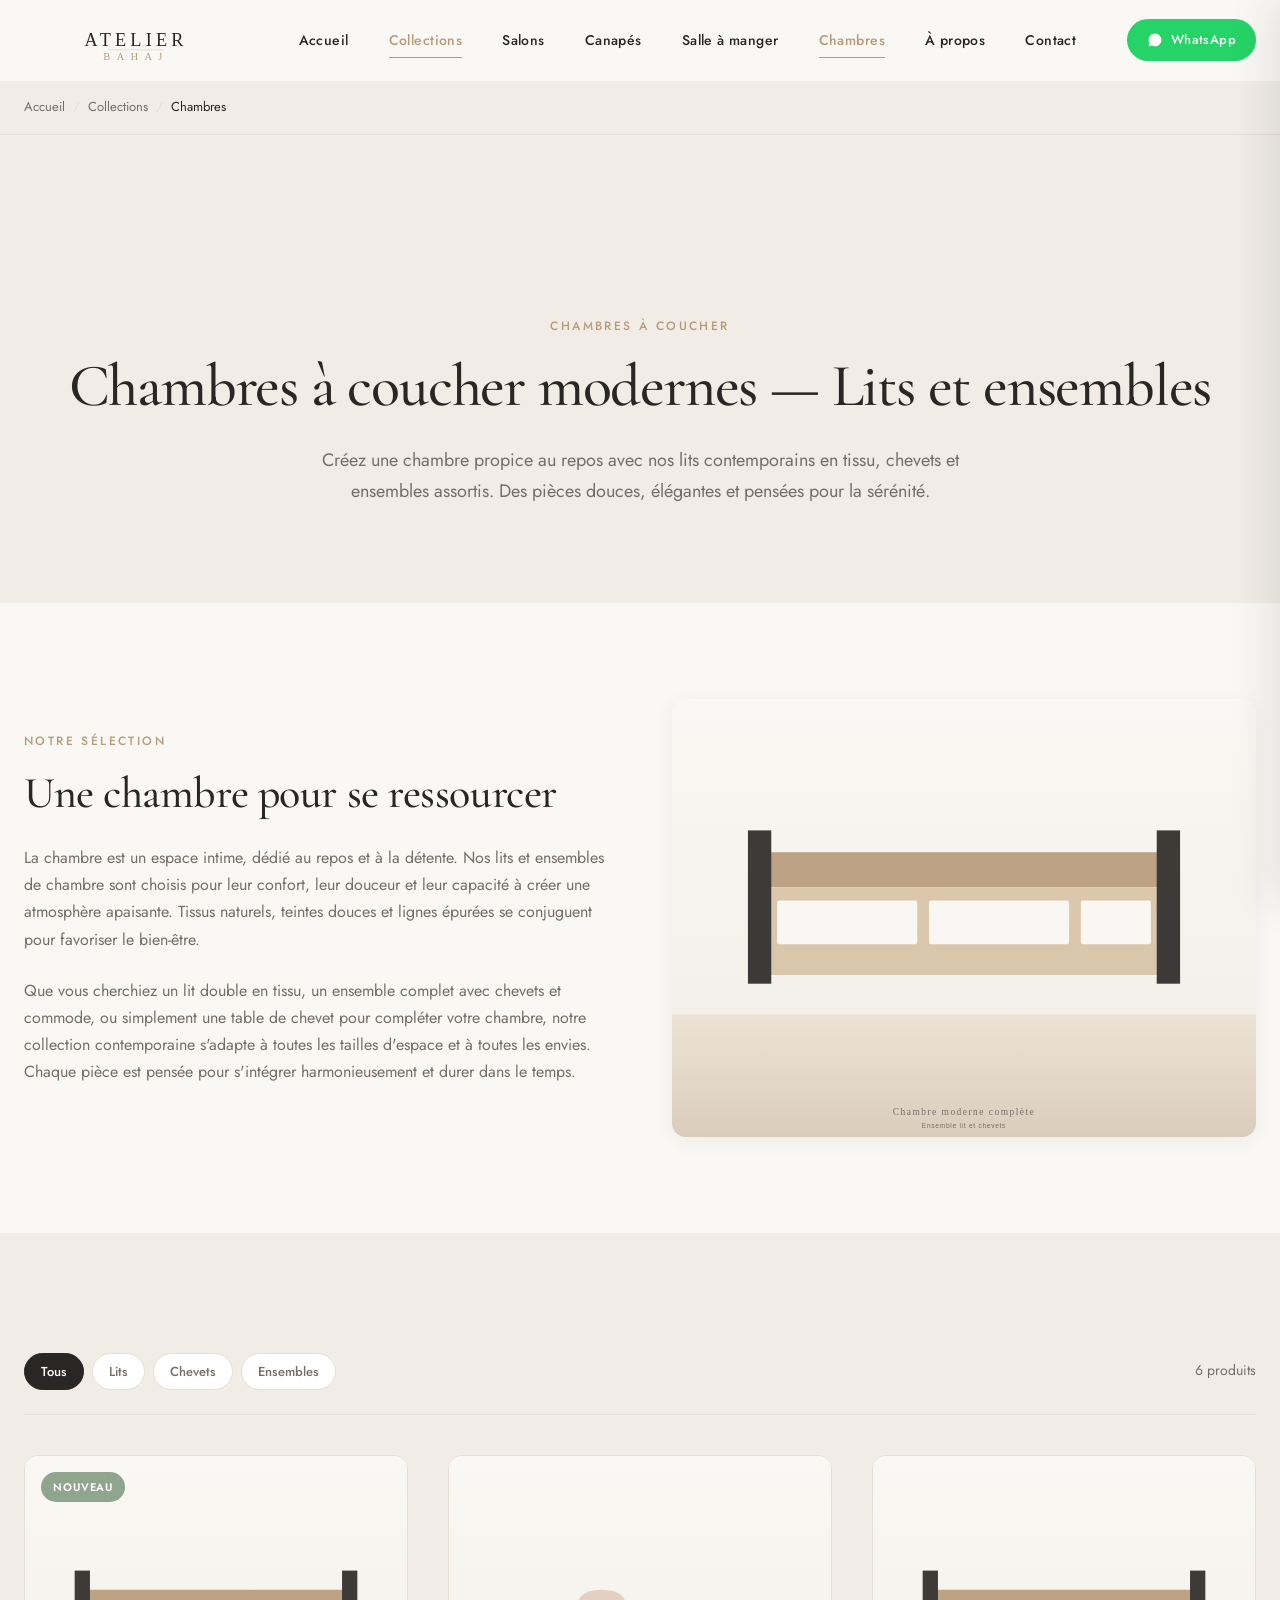
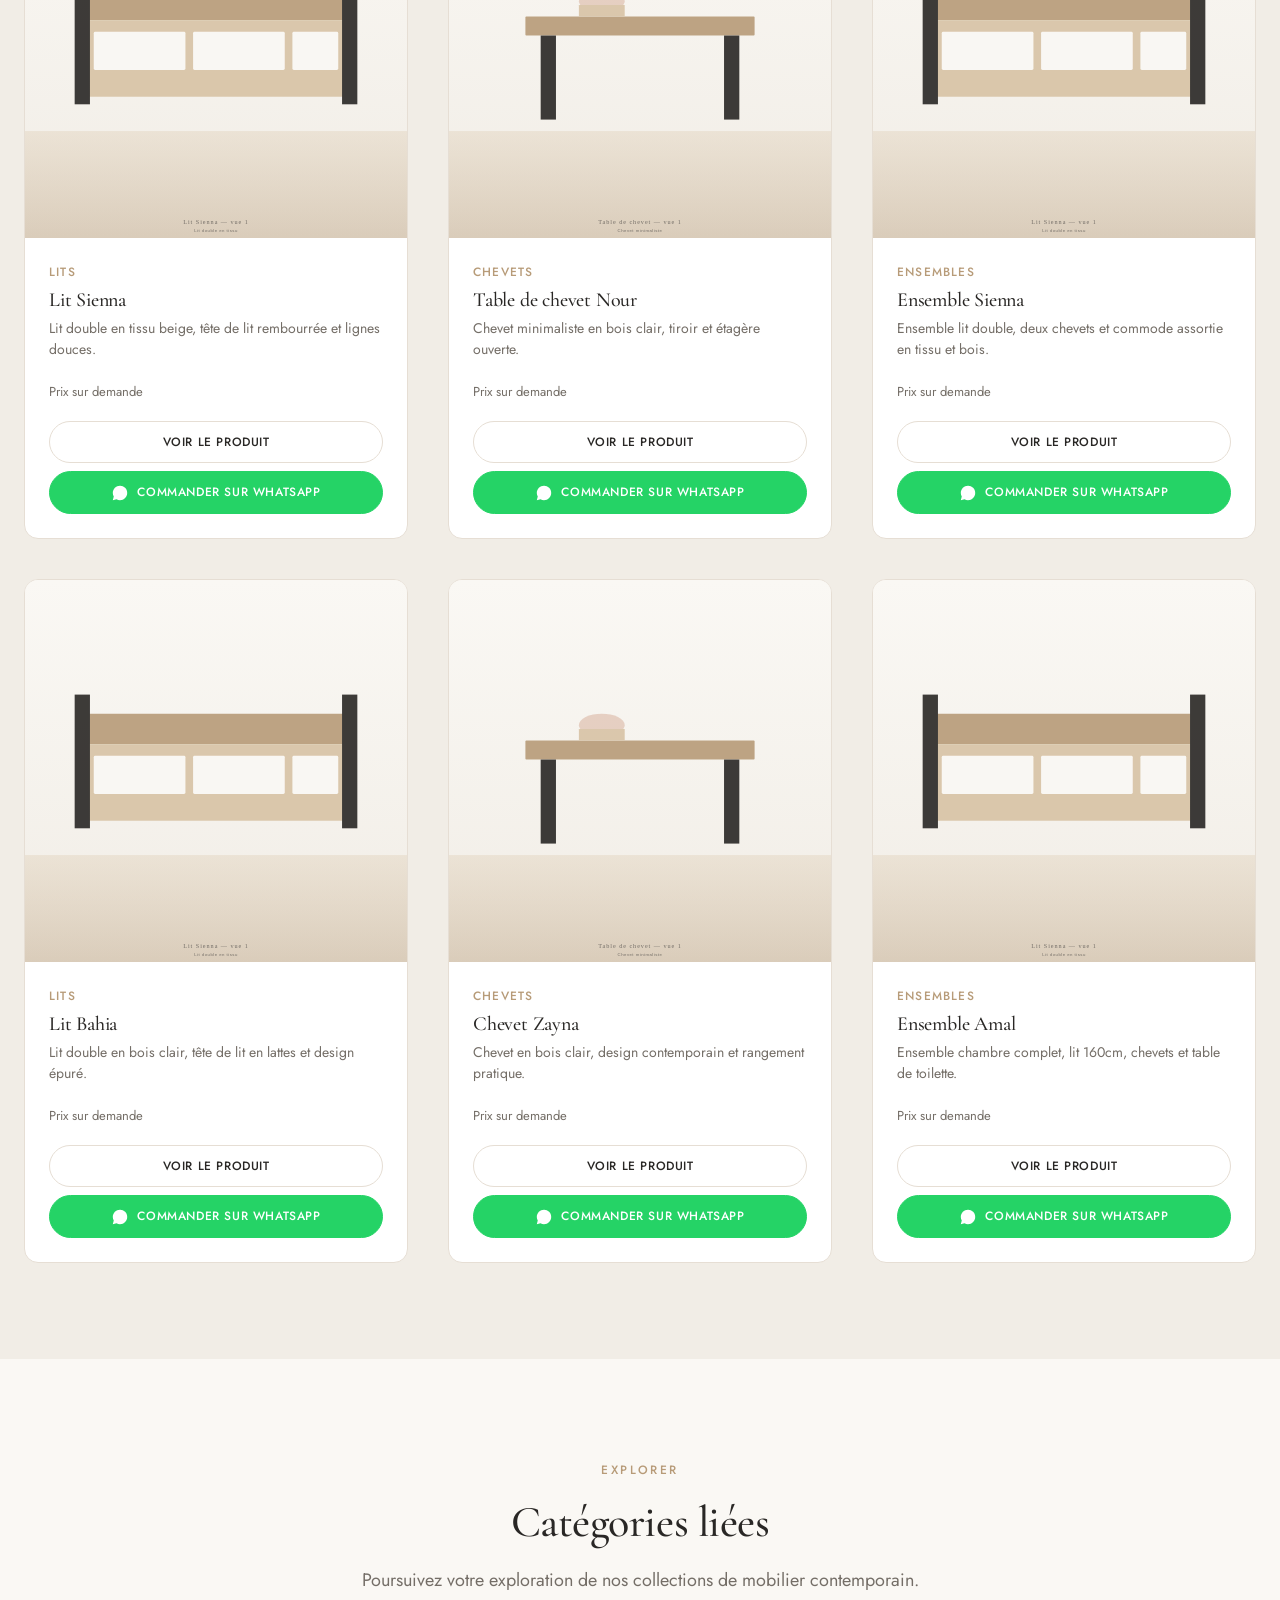
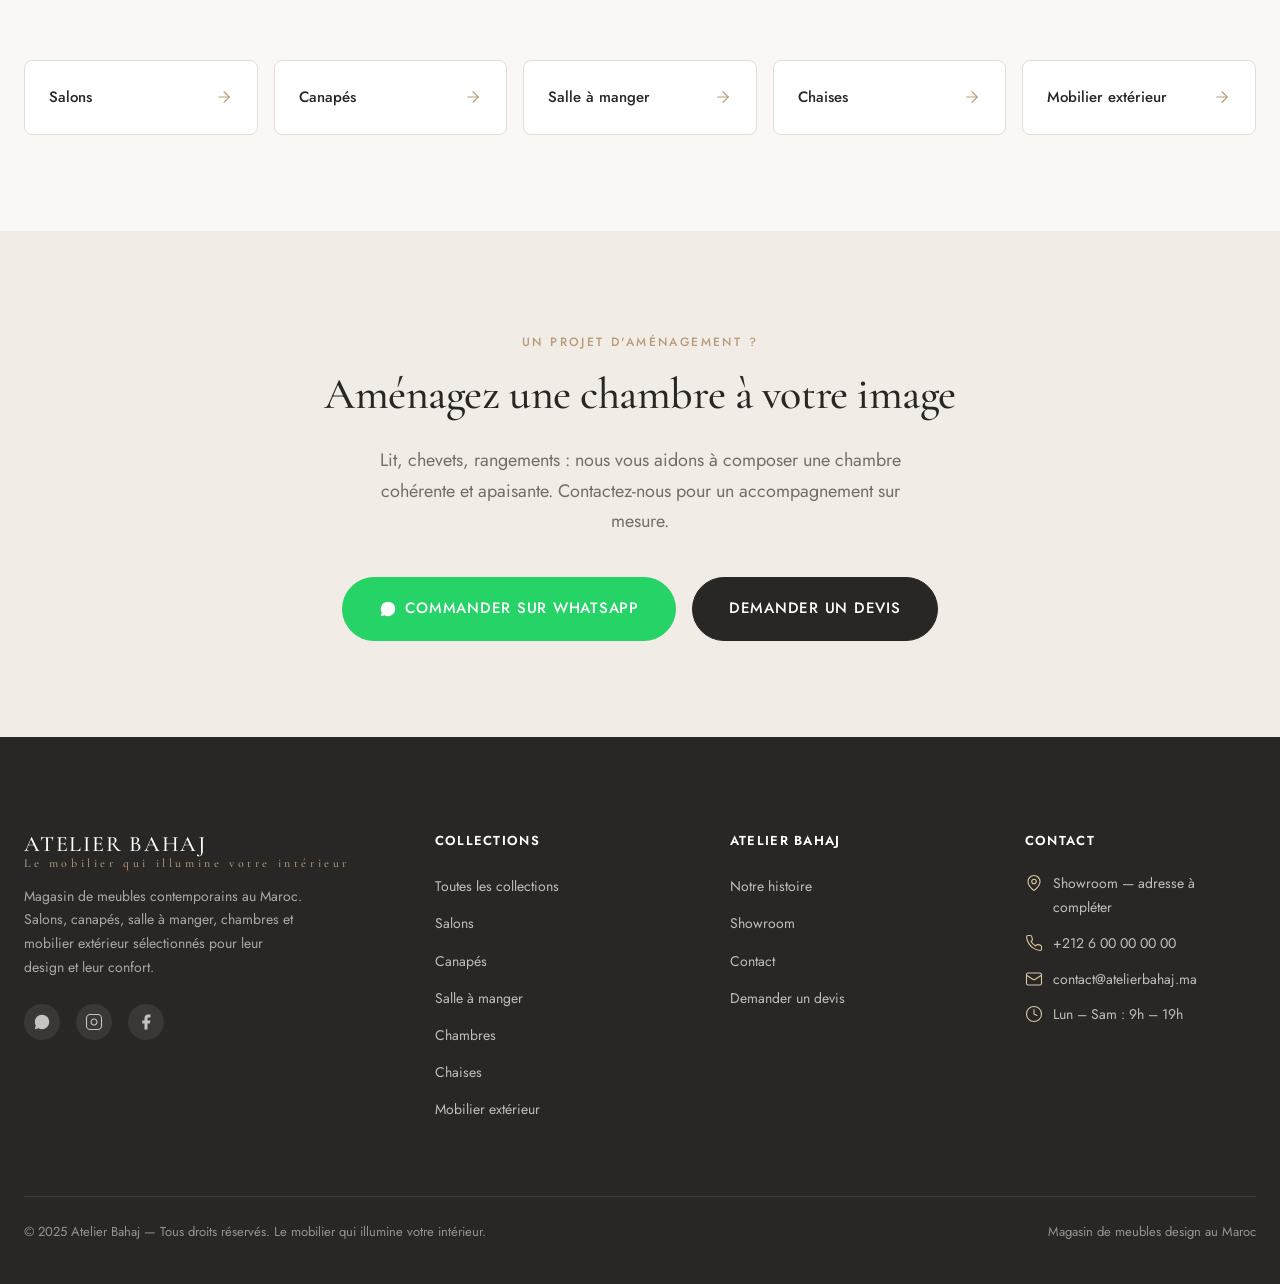
<file: chambres.html>
<!DOCTYPE html>
<html lang="fr">
<head>
  <meta charset="UTF-8">
  <meta name="viewport" content="width=device-width, initial-scale=1.0">
  <title>Chambre à coucher au Maroc — Lit moderne et meubles | Atelier Bahaj</title>
  <meta name="description" content="Découvrez nos chambres à coucher au Maroc : lits modernes en tissu, meubles de chambre et ensembles complets. Mobilier de chambre contemporain pour un repos serein.">
  <link rel="canonical" href="https://www.atelierbahaj.ma/chambres.html">

  <meta property="og:type" content="website">
  <meta property="og:locale" content="fr_MA">
  <meta property="og:site_name" content="Atelier Bahaj">
  <meta property="og:title" content="Chambres à coucher modernes au Maroc — Atelier Bahaj">
  <meta property="og:description" content="Découvrez nos chambres à coucher au Maroc : lits modernes en tissu, meubles de chambre et ensembles complets. Mobilier de chambre contemporain pour un repos serein.">
  <meta property="og:url" content="https://www.atelierbahaj.ma/chambres.html">
  <meta property="og:image" content="assets/images/chambres/lit-sienna-tissu.svg">
  <meta name="twitter:card" content="summary_large_image">

  <link rel="icon" type="image/svg+xml" href="assets/logo/favicon.svg">
  <link rel="preconnect" href="https://fonts.googleapis.com">
  <link rel="preconnect" href="https://fonts.gstatic.com" crossorigin>
  <link href="https://fonts.googleapis.com/css2?family=Cormorant+Garamond:wght@400;500;600&family=Jost:wght@300;400;500;600&display=swap" rel="stylesheet">
  <link rel="stylesheet" href="style.css">
</head>
<body>
  <a href="#main" class="skip-link">Aller au contenu principal</a>

  <header class="site-header" role="banner">
    <div class="container header-inner">
      <a href="index.html" class="logo" aria-label="Atelier Bahaj — accueil">
        <img src="assets/logo/logo.svg" alt="Atelier Bahaj" height="42">
      </a>
      <nav class="main-nav" role="navigation" aria-label="Navigation principale">
        <ul class="nav-list">
          <li><a href="index.html">Accueil</a></li>
          <li><a href="collections.html">Collections</a></li>
          <li><a href="salons.html">Salons</a></li>
          <li><a href="canapes.html">Canapés</a></li>
          <li><a href="salle-a-manger.html">Salle à manger</a></li>
          <li><a href="chambres.html">Chambres</a></li>
          <li><a href="a-propos.html">À propos</a></li>
          <li><a href="contact.html">Contact</a></li>
        </ul>
      </nav>
      <div class="header-actions">
        <a href="#" class="header-whatsapp wa-general">
          <svg viewBox="0 0 32 32" fill="currentColor" aria-hidden="true"><path d="M16.001 3.2c-7.06 0-12.8 5.74-12.8 12.8 0 2.257.59 4.46 1.71 6.402L3.2 28.8l6.563-1.722a12.74 12.74 0 0 0 6.238 1.622h.005c7.06 0 12.8-5.74 12.8-12.8 0-3.42-1.332-6.635-3.75-9.052A12.71 12.71 0 0 0 16.001 3.2z"/></svg>
          WhatsApp
        </a>
        <button class="menu-toggle" aria-label="Ouvrir le menu" aria-expanded="false" aria-controls="mobile-menu">
          <svg viewBox="0 0 24 24" fill="none" stroke="currentColor" stroke-width="1.5" stroke-linecap="round"><line x1="3" y1="6" x2="21" y2="6"/><line x1="3" y1="12" x2="21" y2="12"/><line x1="3" y1="18" x2="21" y2="18"/></svg>
        </button>
      </div>
    </div>
  </header>

  <div class="menu-overlay" aria-hidden="true"></div>
  <aside class="mobile-menu" id="mobile-menu" aria-label="Menu de navigation mobile">
    <div class="mobile-menu-header">
      <img src="assets/logo/logo.svg" alt="Atelier Bahaj" height="36">
      <button class="mobile-menu-close" aria-label="Fermer le menu">
        <svg viewBox="0 0 24 24" fill="none" stroke="currentColor" stroke-width="1.5" stroke-linecap="round"><line x1="18" y1="6" x2="6" y2="18"/><line x1="6" y1="6" x2="18" y2="18"/></svg>
      </button>
    </div>
    <nav class="mobile-nav" aria-label="Navigation mobile">
      <a href="index.html">Accueil</a>
      <a href="collections.html">Collections</a>
      <a href="salons.html">Salons</a>
      <a href="canapes.html">Canapés</a>
      <a href="salle-a-manger.html">Salle à manger</a>
      <a href="chambres.html">Chambres</a>
      <a href="chaises.html">Chaises</a>
      <a href="mobilier-exterieur.html">Mobilier extérieur</a>
      <a href="a-propos.html">À propos</a>
      <a href="contact.html">Contact</a>
    </nav>
    <div class="mobile-menu-footer">
      <a href="#" class="btn btn-whatsapp btn-block wa-general">Commander sur WhatsApp</a>
      <a href="contact.html" class="btn btn-secondary btn-block">Demander un devis</a>
    </div>
  </aside>

  <nav class="breadcrumbs" aria-label="Fil d'Ariane">
    <div class="container">
      <ol class="breadcrumb-list">
        <li><a href="index.html">Accueil</a></li>
        <li><a href="collections.html">Collections</a></li>
        <li aria-current="page">Chambres</li>
      </ol>
    </div>
  </nav>

  <main id="main">
    <section class="page-hero">
      <div class="container">
        <span class="eyebrow">Chambres à coucher</span>
        <h1>Chambres à coucher modernes — Lits et ensembles</h1>
        <p class="lead">Créez une chambre propice au repos avec nos lits contemporains en tissu, chevets et ensembles assortis. Des pièces douces, élégantes et pensées pour la sérénité.</p>
      </div>
    </section>

    <section class="section">
      <div class="container">
        <div class="editorial">
          <div class="editorial-content">
            <span class="eyebrow">Notre sélection</span>
            <h2>Une chambre pour se ressourcer</h2>
            <p>La chambre est un espace intime, dédié au repos et à la détente. Nos lits et ensembles de chambre sont choisis pour leur confort, leur douceur et leur capacité à créer une atmosphère apaisante. Tissus naturels, teintes douces et lignes épurées se conjuguent pour favoriser le bien-être.</p>
            <p>Que vous cherchiez un lit double en tissu, un ensemble complet avec chevets et commode, ou simplement une table de chevet pour compléter votre chambre, notre collection contemporaine s'adapte à toutes les tailles d'espace et à toutes les envies. Chaque pièce est pensée pour s'intégrer harmonieusement et durer dans le temps.</p>
          </div>
          <div class="editorial-image">
            <img src="assets/images/chambres/chambre-moderne-complete.svg" alt="Chambre moderne complète avec lit en tissu et chevet en bois clair">
          </div>
        </div>
      </div>
    </section>

    <section class="section section-soft">
      <div class="container">
        <div class="filter-bar">
          <div class="filter-tags">
            <button class="filter-tag active" data-filter="all">Tous</button>
            <button class="filter-tag" data-filter="lits">Lits</button><button class="filter-tag" data-filter="chevets">Chevets</button><button class="filter-tag" data-filter="ensembles">Ensembles</button>
          </div>
          <span class="filter-count">6 produits</span>
        </div>

        <div class="product-grid">
          <article class="product-card" data-category="lits">
            <div class="product-card-image">
              <span class="product-badge new">Nouveau</span>
              <a href="produit.html">
                <img src="assets/images/produits/lit-sienna-01.svg" alt="Lit Sienna double en tissu beige avec tête de lit rembourrée">
              </a>
            </div>
            <div class="product-card-body">
              <span class="product-category">Lits</span>
              <h3 class="product-name">Lit Sienna</h3>
              <p class="product-desc">Lit double en tissu beige, tête de lit rembourrée et lignes douces.</p>
              <div class="product-price"><span class="price-label">Prix sur demande</span></div>
              <div class="product-card-actions">
                <a href="produit.html" class="btn btn-secondary btn-sm">Voir le produit</a>
                <a href="#" class="btn btn-whatsapp btn-sm wa-product" data-product-name="Lit Sienna"><svg viewBox="0 0 32 32" fill="currentColor" aria-hidden="true" width="16" height="16"><path d="M16.001 3.2c-7.06 0-12.8 5.74-12.8 12.8 0 2.257.59 4.46 1.71 6.402L3.2 28.8l6.563-1.722a12.74 12.74 0 0 0 6.238 1.622h.005c7.06 0 12.8-5.74 12.8-12.8 0-3.42-1.332-6.635-3.75-9.052A12.71 12.71 0 0 0 16.001 3.2z"/></svg>Commander sur WhatsApp</a>
              </div>
            </div>
          </article>
          <article class="product-card" data-category="chevets">
            <div class="product-card-image">
              
              <a href="produit.html">
                <img src="assets/images/produits/table-chevet-01.svg" alt="Table de chevet Nour minimaliste en bois clair">
              </a>
            </div>
            <div class="product-card-body">
              <span class="product-category">Chevets</span>
              <h3 class="product-name">Table de chevet Nour</h3>
              <p class="product-desc">Chevet minimaliste en bois clair, tiroir et étagère ouverte.</p>
              <div class="product-price"><span class="price-label">Prix sur demande</span></div>
              <div class="product-card-actions">
                <a href="produit.html" class="btn btn-secondary btn-sm">Voir le produit</a>
                <a href="#" class="btn btn-whatsapp btn-sm wa-product" data-product-name="Table de chevet Nour"><svg viewBox="0 0 32 32" fill="currentColor" aria-hidden="true" width="16" height="16"><path d="M16.001 3.2c-7.06 0-12.8 5.74-12.8 12.8 0 2.257.59 4.46 1.71 6.402L3.2 28.8l6.563-1.722a12.74 12.74 0 0 0 6.238 1.622h.005c7.06 0 12.8-5.74 12.8-12.8 0-3.42-1.332-6.635-3.75-9.052A12.71 12.71 0 0 0 16.001 3.2z"/></svg>Commander sur WhatsApp</a>
              </div>
            </div>
          </article>
          <article class="product-card" data-category="ensembles">
            <div class="product-card-image">
              
              <a href="produit.html">
                <img src="assets/images/produits/lit-sienna-01.svg" alt="Ensemble chambre Sienna avec lit et chevets assortis">
              </a>
            </div>
            <div class="product-card-body">
              <span class="product-category">Ensembles</span>
              <h3 class="product-name">Ensemble Sienna</h3>
              <p class="product-desc">Ensemble lit double, deux chevets et commode assortie en tissu et bois.</p>
              <div class="product-price"><span class="price-label">Prix sur demande</span></div>
              <div class="product-card-actions">
                <a href="produit.html" class="btn btn-secondary btn-sm">Voir le produit</a>
                <a href="#" class="btn btn-whatsapp btn-sm wa-product" data-product-name="Ensemble Sienna"><svg viewBox="0 0 32 32" fill="currentColor" aria-hidden="true" width="16" height="16"><path d="M16.001 3.2c-7.06 0-12.8 5.74-12.8 12.8 0 2.257.59 4.46 1.71 6.402L3.2 28.8l6.563-1.722a12.74 12.74 0 0 0 6.238 1.622h.005c7.06 0 12.8-5.74 12.8-12.8 0-3.42-1.332-6.635-3.75-9.052A12.71 12.71 0 0 0 16.001 3.2z"/></svg>Commander sur WhatsApp</a>
              </div>
            </div>
          </article>
          <article class="product-card" data-category="lits">
            <div class="product-card-image">
              
              <a href="produit.html">
                <img src="assets/images/produits/lit-sienna-01.svg" alt="Lit Bahia en bois clair avec tête de lit en lattes">
              </a>
            </div>
            <div class="product-card-body">
              <span class="product-category">Lits</span>
              <h3 class="product-name">Lit Bahia</h3>
              <p class="product-desc">Lit double en bois clair, tête de lit en lattes et design épuré.</p>
              <div class="product-price"><span class="price-label">Prix sur demande</span></div>
              <div class="product-card-actions">
                <a href="produit.html" class="btn btn-secondary btn-sm">Voir le produit</a>
                <a href="#" class="btn btn-whatsapp btn-sm wa-product" data-product-name="Lit Bahia"><svg viewBox="0 0 32 32" fill="currentColor" aria-hidden="true" width="16" height="16"><path d="M16.001 3.2c-7.06 0-12.8 5.74-12.8 12.8 0 2.257.59 4.46 1.71 6.402L3.2 28.8l6.563-1.722a12.74 12.74 0 0 0 6.238 1.622h.005c7.06 0 12.8-5.74 12.8-12.8 0-3.42-1.332-6.635-3.75-9.052A12.71 12.71 0 0 0 16.001 3.2z"/></svg>Commander sur WhatsApp</a>
              </div>
            </div>
          </article>
          <article class="product-card" data-category="chevets">
            <div class="product-card-image">
              
              <a href="produit.html">
                <img src="assets/images/produits/table-chevet-01.svg" alt="Chevet Zayna en bois clair au design contemporain">
              </a>
            </div>
            <div class="product-card-body">
              <span class="product-category">Chevets</span>
              <h3 class="product-name">Chevet Zayna</h3>
              <p class="product-desc">Chevet en bois clair, design contemporain et rangement pratique.</p>
              <div class="product-price"><span class="price-label">Prix sur demande</span></div>
              <div class="product-card-actions">
                <a href="produit.html" class="btn btn-secondary btn-sm">Voir le produit</a>
                <a href="#" class="btn btn-whatsapp btn-sm wa-product" data-product-name="Chevet Zayna"><svg viewBox="0 0 32 32" fill="currentColor" aria-hidden="true" width="16" height="16"><path d="M16.001 3.2c-7.06 0-12.8 5.74-12.8 12.8 0 2.257.59 4.46 1.71 6.402L3.2 28.8l6.563-1.722a12.74 12.74 0 0 0 6.238 1.622h.005c7.06 0 12.8-5.74 12.8-12.8 0-3.42-1.332-6.635-3.75-9.052A12.71 12.71 0 0 0 16.001 3.2z"/></svg>Commander sur WhatsApp</a>
              </div>
            </div>
          </article>
          <article class="product-card" data-category="ensembles">
            <div class="product-card-image">
              
              <a href="produit.html">
                <img src="assets/images/produits/lit-sienna-01.svg" alt="Ensemble chambre Amal complet avec lit et table de toilette">
              </a>
            </div>
            <div class="product-card-body">
              <span class="product-category">Ensembles</span>
              <h3 class="product-name">Ensemble Amal</h3>
              <p class="product-desc">Ensemble chambre complet, lit 160cm, chevets et table de toilette.</p>
              <div class="product-price"><span class="price-label">Prix sur demande</span></div>
              <div class="product-card-actions">
                <a href="produit.html" class="btn btn-secondary btn-sm">Voir le produit</a>
                <a href="#" class="btn btn-whatsapp btn-sm wa-product" data-product-name="Ensemble Amal"><svg viewBox="0 0 32 32" fill="currentColor" aria-hidden="true" width="16" height="16"><path d="M16.001 3.2c-7.06 0-12.8 5.74-12.8 12.8 0 2.257.59 4.46 1.71 6.402L3.2 28.8l6.563-1.722a12.74 12.74 0 0 0 6.238 1.622h.005c7.06 0 12.8-5.74 12.8-12.8 0-3.42-1.332-6.635-3.75-9.052A12.71 12.71 0 0 0 16.001 3.2z"/></svg>Commander sur WhatsApp</a>
              </div>
            </div>
          </article>
        </div>
      </div>
    </section>

    <section class="section">
      <div class="container">
        <div class="section-header">
          <span class="eyebrow">Explorer</span>
          <h2>Catégories liées</h2>
          <p class="lead">Poursuivez votre exploration de nos collections de mobilier contemporain.</p>
        </div>
        <div class="related-cats">
            <a href="salons.html" class="related-cat-link">
              <span>Salons</span>
              <svg viewBox="0 0 24 24" fill="none" stroke="currentColor" stroke-width="1.5" stroke-linecap="round"><line x1="5" y1="12" x2="19" y2="12"/><polyline points="12 5 19 12 12 19"/></svg>
            </a>
            <a href="canapes.html" class="related-cat-link">
              <span>Canapés</span>
              <svg viewBox="0 0 24 24" fill="none" stroke="currentColor" stroke-width="1.5" stroke-linecap="round"><line x1="5" y1="12" x2="19" y2="12"/><polyline points="12 5 19 12 12 19"/></svg>
            </a>
            <a href="salle-a-manger.html" class="related-cat-link">
              <span>Salle à manger</span>
              <svg viewBox="0 0 24 24" fill="none" stroke="currentColor" stroke-width="1.5" stroke-linecap="round"><line x1="5" y1="12" x2="19" y2="12"/><polyline points="12 5 19 12 12 19"/></svg>
            </a>
            <a href="chaises.html" class="related-cat-link">
              <span>Chaises</span>
              <svg viewBox="0 0 24 24" fill="none" stroke="currentColor" stroke-width="1.5" stroke-linecap="round"><line x1="5" y1="12" x2="19" y2="12"/><polyline points="12 5 19 12 12 19"/></svg>
            </a>
            <a href="mobilier-exterieur.html" class="related-cat-link">
              <span>Mobilier extérieur</span>
              <svg viewBox="0 0 24 24" fill="none" stroke="currentColor" stroke-width="1.5" stroke-linecap="round"><line x1="5" y1="12" x2="19" y2="12"/><polyline points="12 5 19 12 12 19"/></svg>
            </a>

        </div>
      </div>
    </section>

    <section class="cta-section">
      <div class="container">
        <span class="eyebrow">Un projet d'aménagement ?</span>
        <h2>Aménagez une chambre à votre image</h2>
        <p class="lead">Lit, chevets, rangements : nous vous aidons à composer une chambre cohérente et apaisante. Contactez-nous pour un accompagnement sur mesure.</p>
        <div class="cta-actions">
          <a href="#" class="btn btn-whatsapp btn-lg wa-general">
            <svg viewBox="0 0 32 32" fill="currentColor" aria-hidden="true" width="20" height="20"><path d="M16.001 3.2c-7.06 0-12.8 5.74-12.8 12.8 0 2.257.59 4.46 1.71 6.402L3.2 28.8l6.563-1.722a12.74 12.74 0 0 0 6.238 1.622h.005c7.06 0 12.8-5.74 12.8-12.8 0-3.42-1.332-6.635-3.75-9.052A12.71 12.71 0 0 0 16.001 3.2z"/></svg>
            Commander sur WhatsApp
          </a>
          <a href="contact.html" class="btn btn-primary btn-lg">Demander un devis</a>
        </div>
      </div>
    </section>
  </main>

  <footer class="site-footer" role="contentinfo">
    <div class="container">
      <div class="footer-grid">
        <div class="footer-brand">
          <div class="logo-text">ATELIER BAHAJ<span>Le mobilier qui illumine votre intérieur</span></div>
          <p>Magasin de meubles contemporains au Maroc. Salons, canapés, salle à manger, chambres et mobilier extérieur sélectionnés pour leur design et leur confort.</p>
          <div class="footer-social mt-md">
            <a href="#" class="wa-general" aria-label="WhatsApp Atelier Bahaj"><svg viewBox="0 0 32 32" fill="currentColor" aria-hidden="true"><path d="M16.001 3.2c-7.06 0-12.8 5.74-12.8 12.8 0 2.257.59 4.46 1.71 6.402L3.2 28.8l6.563-1.722a12.74 12.74 0 0 0 6.238 1.622h.005c7.06 0 12.8-5.74 12.8-12.8 0-3.42-1.332-6.635-3.75-9.052A12.71 12.71 0 0 0 16.001 3.2z"/></svg></a>
            <a href="#" aria-label="Instagram Atelier Bahaj"><svg viewBox="0 0 24 24" fill="none" stroke="currentColor" stroke-width="1.5"><rect x="2" y="2" width="20" height="20" rx="5"/><path d="M16 11.37A4 4 0 1 1 12.63 8 4 4 0 0 1 16 11.37z"/><line x1="17.5" y1="6.5" x2="17.51" y2="6.5"/></svg></a>
            <a href="#" aria-label="Facebook Atelier Bahaj"><svg viewBox="0 0 24 24" fill="currentColor" aria-hidden="true"><path d="M18 2h-3a5 5 0 0 0-5 5v3H7v4h3v8h4v-8h3l1-4h-4V7a1 1 0 0 1 1-1h3z"/></svg></a>
          </div>
        </div>
        <div class="footer-col">
          <h4>Collections</h4>
          <ul>
            <li><a href="collections.html">Toutes les collections</a></li>
            <li><a href="salons.html">Salons</a></li>
            <li><a href="canapes.html">Canapés</a></li>
            <li><a href="salle-a-manger.html">Salle à manger</a></li>
            <li><a href="chambres.html">Chambres</a></li>
            <li><a href="chaises.html">Chaises</a></li>
            <li><a href="mobilier-exterieur.html">Mobilier extérieur</a></li>
          </ul>
        </div>
        <div class="footer-col">
          <h4>Atelier Bahaj</h4>
          <ul>
            <li><a href="a-propos.html">Notre histoire</a></li>
            <li><a href="a-propos.html#showroom">Showroom</a></li>
            <li><a href="contact.html">Contact</a></li>
            <li><a href="contact.html">Demander un devis</a></li>
          </ul>
        </div>
        <div class="footer-col">
          <h4>Contact</h4>
          <div class="footer-contact-item"><svg viewBox="0 0 24 24" fill="none" stroke="currentColor" stroke-width="1.5" stroke-linecap="round" stroke-linejoin="round"><path d="M20 10c0 6-8 12-8 12s-8-6-8-12a8 8 0 0 1 16 0Z"/><circle cx="12" cy="10" r="3"/></svg><span>Showroom — adresse à compléter</span></div>
          <div class="footer-contact-item"><svg viewBox="0 0 24 24" fill="none" stroke="currentColor" stroke-width="1.5" stroke-linecap="round" stroke-linejoin="round"><path d="M22 16.92v3a2 2 0 0 1-2.18 2 19.79 19.79 0 0 1-8.63-3.07 19.5 19.5 0 0 1-6-6 19.79 19.79 0 0 1-3.07-8.67A2 2 0 0 1 4.11 2h3a2 2 0 0 1 2 1.72 12.84 12.84 0 0 0 .7 2.81 2 2 0 0 1-.45 2.11L8.09 9.91a16 16 0 0 0 6 6l1.27-1.27a2 2 0 0 1 2.11-.45 12.84 12.84 0 0 0 2.81.7A2 2 0 0 1 22 16.92z"/></svg><span>+212 6 00 00 00 00</span></div>
          <div class="footer-contact-item"><svg viewBox="0 0 24 24" fill="none" stroke="currentColor" stroke-width="1.5" stroke-linecap="round" stroke-linejoin="round"><rect x="2" y="4" width="20" height="16" rx="2"/><path d="m22 7-8.97 5.7a1.94 1.94 0 0 1-2.06 0L2 7"/></svg><span>contact@atelierbahaj.ma</span></div>
          <div class="footer-contact-item"><svg viewBox="0 0 24 24" fill="none" stroke="currentColor" stroke-width="1.5" stroke-linecap="round" stroke-linejoin="round"><circle cx="12" cy="12" r="10"/><polyline points="12 6 12 12 16 14"/></svg><span>Lun – Sam : 9h – 19h</span></div>
        </div>
      </div>
      <div class="footer-bottom">
        <p>&copy; 2025 Atelier Bahaj — Tous droits réservés. Le mobilier qui illumine votre intérieur.</p>
        <p>Magasin de meubles design au Maroc</p>
      </div>
    </div>
  </footer>

  <script src="script.js"></script>
</body>
</html>
</file>
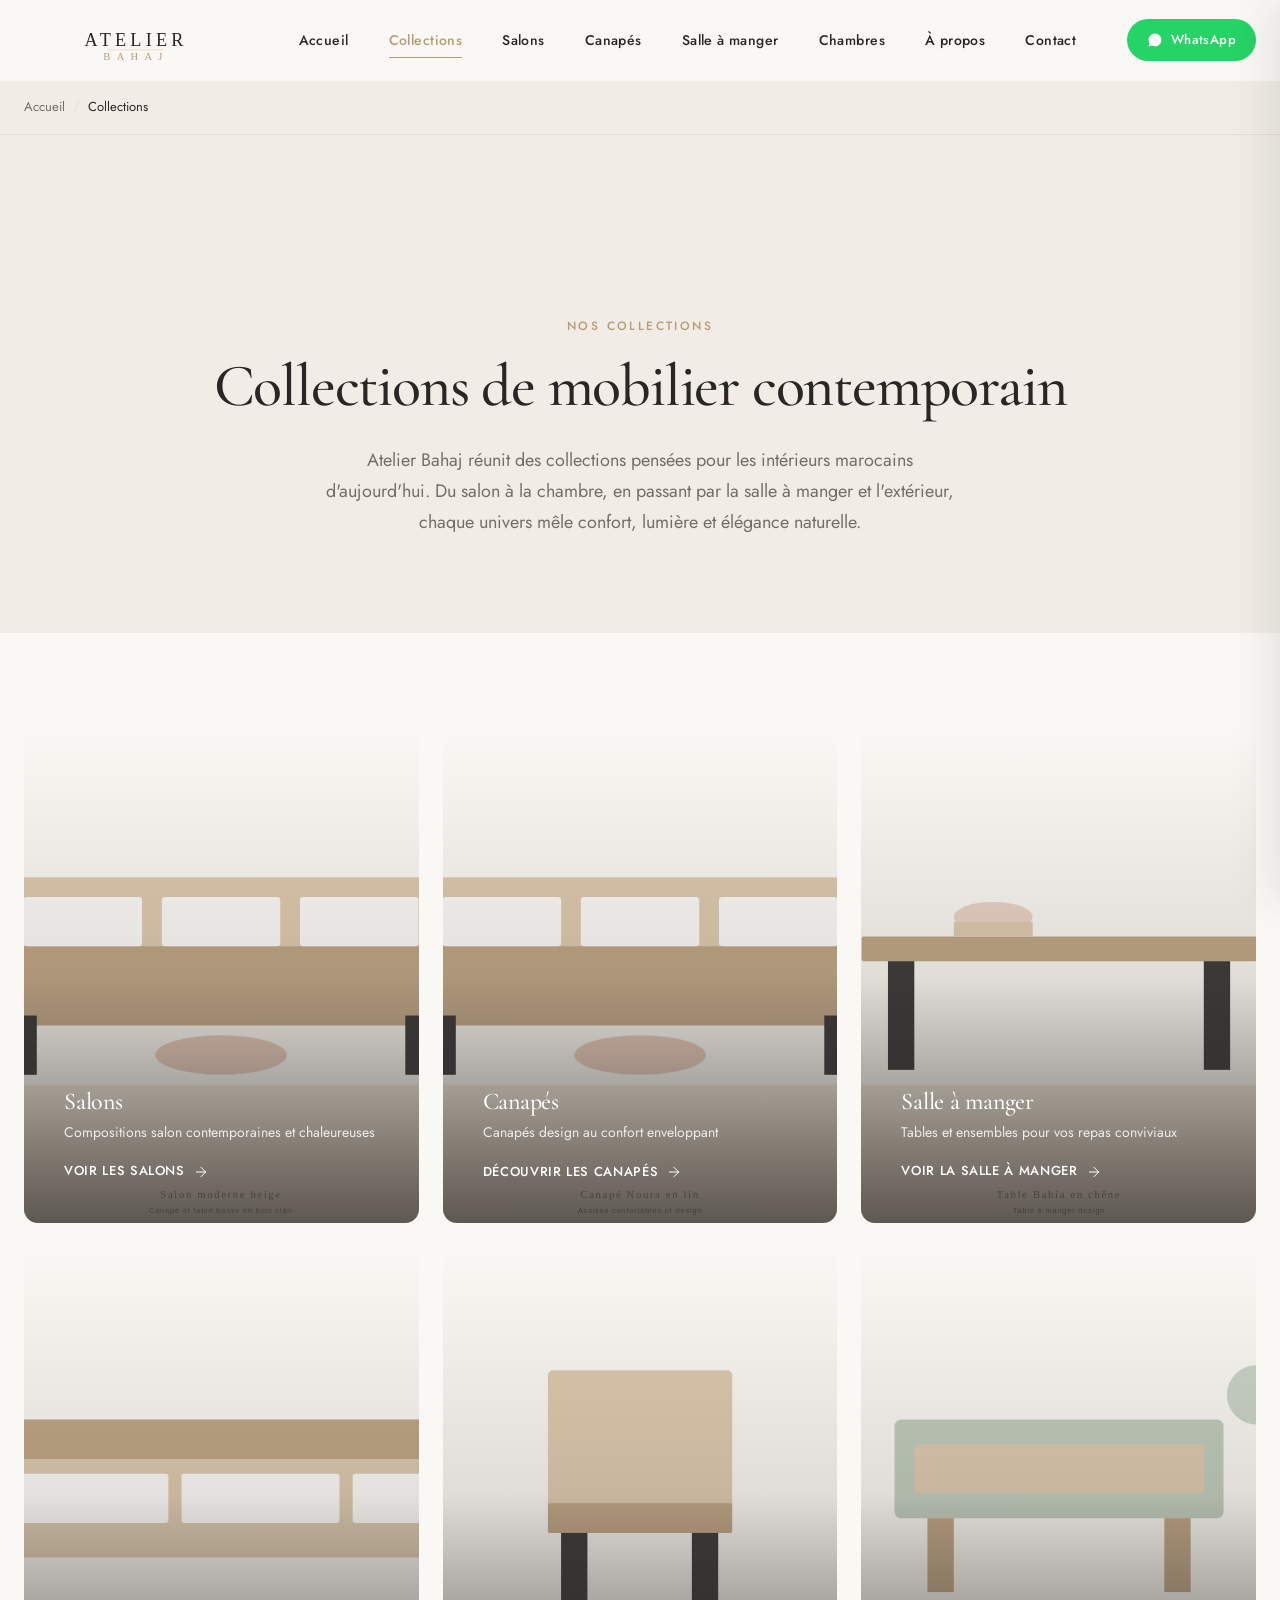
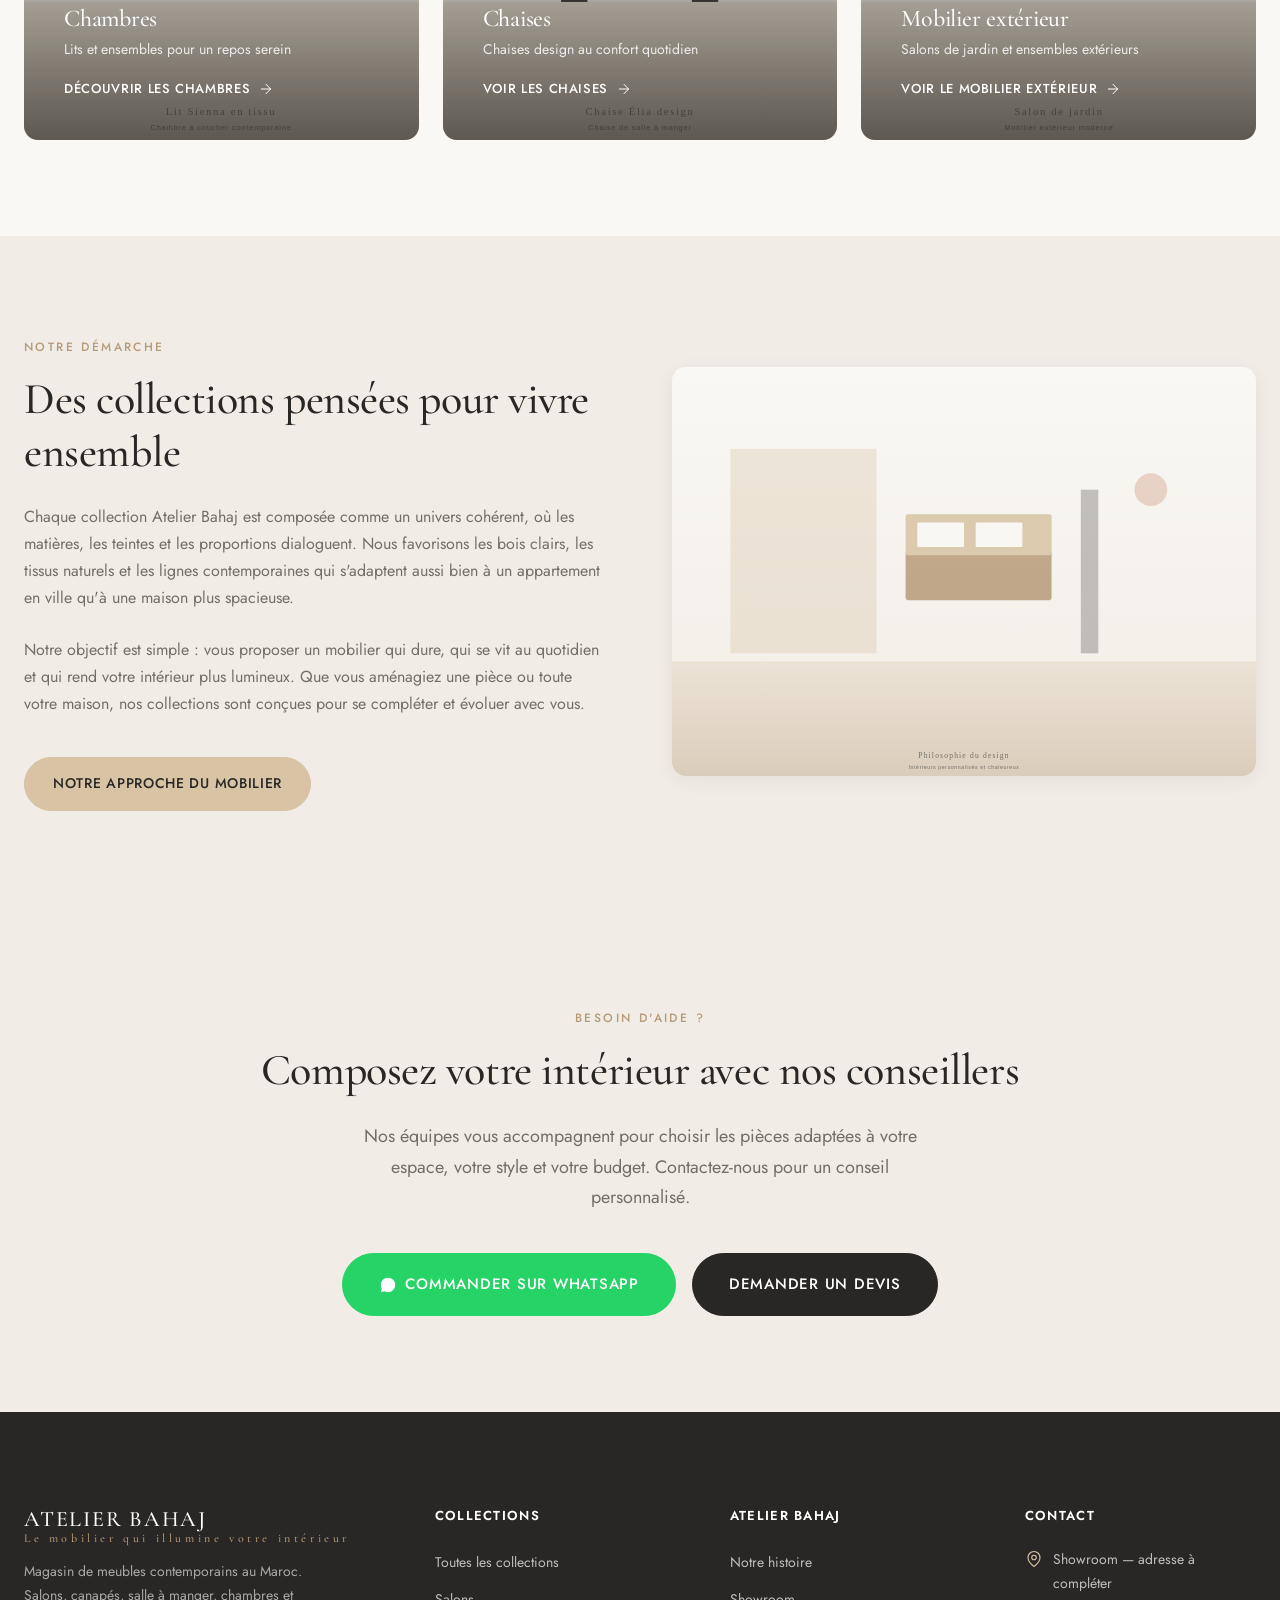
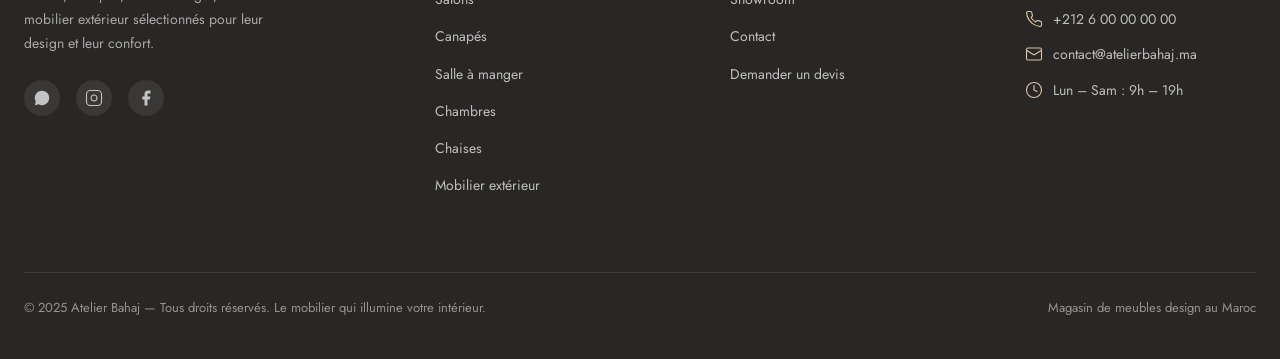
<file: collections.html>
<!DOCTYPE html>
<html lang="fr">
<head>
  <meta charset="UTF-8">
  <meta name="viewport" content="width=device-width, initial-scale=1.0">
  <title>Collections de meubles — Salons, canapés et mobilier | Atelier Bahaj</title>
  <meta name="description" content="Découvrez toutes les collections Atelier Bahaj : salons modernes, canapés design, salle à manger, chambres, chaises et mobilier extérieur. Mobilier contemporain au Maroc.">
  <link rel="canonical" href="https://www.atelierbahaj.ma/collections.html">

  <meta property="og:type" content="website">
  <meta property="og:locale" content="fr_MA">
  <meta property="og:site_name" content="Atelier Bahaj">
  <meta property="og:title" content="Collections de meubles — Atelier Bahaj">
  <meta property="og:description" content="Toutes nos collections de mobilier contemporain au Maroc : salons, canapés, salle à manger, chambres, chaises et extérieur.">
  <meta property="og:url" content="https://www.atelierbahaj.ma/collections.html">
  <meta property="og:image" content="assets/images/hero/hero-interieur-complet.svg">
  <meta name="twitter:card" content="summary_large_image">

  <link rel="icon" type="image/svg+xml" href="assets/logo/favicon.svg">
  <link rel="preconnect" href="https://fonts.googleapis.com">
  <link rel="preconnect" href="https://fonts.gstatic.com" crossorigin>
  <link href="https://fonts.googleapis.com/css2?family=Cormorant+Garamond:wght@400;500;600&family=Jost:wght@300;400;500;600&display=swap" rel="stylesheet">
  <link rel="stylesheet" href="style.css">
</head>
<body>
  <a href="#main" class="skip-link">Aller au contenu principal</a>

  <header class="site-header" role="banner">
    <div class="container header-inner">
      <a href="index.html" class="logo" aria-label="Atelier Bahaj — accueil">
        <img src="assets/logo/logo.svg" alt="Atelier Bahaj" height="42">
      </a>
      <nav class="main-nav" role="navigation" aria-label="Navigation principale">
        <ul class="nav-list">
          <li><a href="index.html">Accueil</a></li>
          <li><a href="collections.html">Collections</a></li>
          <li><a href="salons.html">Salons</a></li>
          <li><a href="canapes.html">Canapés</a></li>
          <li><a href="salle-a-manger.html">Salle à manger</a></li>
          <li><a href="chambres.html">Chambres</a></li>
          <li><a href="a-propos.html">À propos</a></li>
          <li><a href="contact.html">Contact</a></li>
        </ul>
      </nav>
      <div class="header-actions">
        <a href="#" class="header-whatsapp wa-general">
          <svg viewBox="0 0 32 32" fill="currentColor" aria-hidden="true"><path d="M16.001 3.2c-7.06 0-12.8 5.74-12.8 12.8 0 2.257.59 4.46 1.71 6.402L3.2 28.8l6.563-1.722a12.74 12.74 0 0 0 6.238 1.622h.005c7.06 0 12.8-5.74 12.8-12.8 0-3.42-1.332-6.635-3.75-9.052A12.71 12.71 0 0 0 16.001 3.2z"/></svg>
          WhatsApp
        </a>
        <button class="menu-toggle" aria-label="Ouvrir le menu" aria-expanded="false" aria-controls="mobile-menu">
          <svg viewBox="0 0 24 24" fill="none" stroke="currentColor" stroke-width="1.5" stroke-linecap="round"><line x1="3" y1="6" x2="21" y2="6"/><line x1="3" y1="12" x2="21" y2="12"/><line x1="3" y1="18" x2="21" y2="18"/></svg>
        </button>
      </div>
    </div>
  </header>

  <div class="menu-overlay" aria-hidden="true"></div>
  <aside class="mobile-menu" id="mobile-menu" aria-label="Menu de navigation mobile">
    <div class="mobile-menu-header">
      <img src="assets/logo/logo.svg" alt="Atelier Bahaj" height="36">
      <button class="mobile-menu-close" aria-label="Fermer le menu">
        <svg viewBox="0 0 24 24" fill="none" stroke="currentColor" stroke-width="1.5" stroke-linecap="round"><line x1="18" y1="6" x2="6" y2="18"/><line x1="6" y1="6" x2="18" y2="18"/></svg>
      </button>
    </div>
    <nav class="mobile-nav" aria-label="Navigation mobile">
      <a href="index.html">Accueil</a>
      <a href="collections.html">Collections</a>
      <a href="salons.html">Salons</a>
      <a href="canapes.html">Canapés</a>
      <a href="salle-a-manger.html">Salle à manger</a>
      <a href="chambres.html">Chambres</a>
      <a href="chaises.html">Chaises</a>
      <a href="mobilier-exterieur.html">Mobilier extérieur</a>
      <a href="a-propos.html">À propos</a>
      <a href="contact.html">Contact</a>
    </nav>
    <div class="mobile-menu-footer">
      <a href="#" class="btn btn-whatsapp btn-block wa-general">Commander sur WhatsApp</a>
      <a href="contact.html" class="btn btn-secondary btn-block">Demander un devis</a>
    </div>
  </aside>

  <nav class="breadcrumbs" aria-label="Fil d'Ariane">
    <div class="container">
      <ol class="breadcrumb-list">
        <li><a href="index.html">Accueil</a></li>
        <li aria-current="page">Collections</li>
      </ol>
    </div>
  </nav>

  <main id="main">
    <section class="page-hero">
      <div class="container">
        <span class="eyebrow">Nos collections</span>
        <h1>Collections de mobilier contemporain</h1>
        <p class="lead">Atelier Bahaj réunit des collections pensées pour les intérieurs marocains d'aujourd'hui. Du salon à la chambre, en passant par la salle à manger et l'extérieur, chaque univers mêle confort, lumière et élégance naturelle.</p>
      </div>
    </section>

    <section class="section">
      <div class="container">
        <div class="category-cards">
          <a href="salons.html" class="category-card">
            <img src="assets/images/salons/salon-moderne-beige.svg" alt="Salon moderne beige avec canapé confortable et table basse en bois clair">
            <div class="category-card-overlay">
              <h3>Salons</h3>
              <p>Compositions salon contemporaines et chaleureuses</p>
              <span class="category-card-link">Voir les salons
                <svg viewBox="0 0 24 24" fill="none" stroke="currentColor" stroke-width="1.5" stroke-linecap="round"><line x1="5" y1="12" x2="19" y2="12"/><polyline points="12 5 19 12 12 19"/></svg>
              </span>
            </div>
          </a>

          <a href="canapes.html" class="category-card">
            <img src="assets/images/canapes/canape-noura-linen.svg" alt="Canapé moderne en lin beige avec coussins confortables">
            <div class="category-card-overlay">
              <h3>Canapés</h3>
              <p>Canapés design au confort enveloppant</p>
              <span class="category-card-link">Découvrir les canapés
                <svg viewBox="0 0 24 24" fill="none" stroke="currentColor" stroke-width="1.5" stroke-linecap="round"><line x1="5" y1="12" x2="19" y2="12"/><polyline points="12 5 19 12 12 19"/></svg>
              </span>
            </div>
          </a>

          <a href="salle-a-manger.html" class="category-card">
            <img src="assets/images/salle-a-manger/table-bahia-chene.svg" alt="Table à manger moderne en bois clair avec chaises design">
            <div class="category-card-overlay">
              <h3>Salle à manger</h3>
              <p>Tables et ensembles pour vos repas conviviaux</p>
              <span class="category-card-link">Voir la salle à manger
                <svg viewBox="0 0 24 24" fill="none" stroke="currentColor" stroke-width="1.5" stroke-linecap="round"><line x1="5" y1="12" x2="19" y2="12"/><polyline points="12 5 19 12 12 19"/></svg>
              </span>
            </div>
          </a>

          <a href="chambres.html" class="category-card">
            <img src="assets/images/chambres/lit-sienna-tissu.svg" alt="Chambre à coucher moderne avec lit en tissu beige et chevet en bois clair">
            <div class="category-card-overlay">
              <h3>Chambres</h3>
              <p>Lits et ensembles pour un repos serein</p>
              <span class="category-card-link">Découvrir les chambres
                <svg viewBox="0 0 24 24" fill="none" stroke="currentColor" stroke-width="1.5" stroke-linecap="round"><line x1="5" y1="12" x2="19" y2="12"/><polyline points="12 5 19 12 12 19"/></svg>
              </span>
            </div>
          </a>

          <a href="chaises.html" class="category-card">
            <img src="assets/images/chaises/chaise-elia-design.svg" alt="Chaise design en bois clair pour salle à manger">
            <div class="category-card-overlay">
              <h3>Chaises</h3>
              <p>Chaises design au confort quotidien</p>
              <span class="category-card-link">Voir les chaises
                <svg viewBox="0 0 24 24" fill="none" stroke="currentColor" stroke-width="1.5" stroke-linecap="round"><line x1="5" y1="12" x2="19" y2="12"/><polyline points="12 5 19 12 12 19"/></svg>
              </span>
            </div>
          </a>

          <a href="mobilier-exterieur.html" class="category-card">
            <img src="assets/images/exterieur/salon-jardin-resine.svg" alt="Salon de jardin moderne avec fauteuils et table basse extérieurs">
            <div class="category-card-overlay">
              <h3>Mobilier extérieur</h3>
              <p>Salons de jardin et ensembles extérieurs</p>
              <span class="category-card-link">Voir le mobilier extérieur
                <svg viewBox="0 0 24 24" fill="none" stroke="currentColor" stroke-width="1.5" stroke-linecap="round"><line x1="5" y1="12" x2="19" y2="12"/><polyline points="12 5 19 12 12 19"/></svg>
              </span>
            </div>
          </a>
        </div>
      </div>
    </section>

    <section class="section section-soft">
      <div class="container">
        <div class="editorial">
          <div class="editorial-content">
            <span class="eyebrow">Notre démarche</span>
            <h2>Des collections pensées pour vivre ensemble</h2>
            <p>Chaque collection Atelier Bahaj est composée comme un univers cohérent, où les matières, les teintes et les proportions dialoguent. Nous favorisons les bois clairs, les tissus naturels et les lignes contemporaines qui s'adaptent aussi bien à un appartement en ville qu'à une maison plus spacieuse.</p>
            <p>Notre objectif est simple : vous proposer un mobilier qui dure, qui se vit au quotidien et qui rend votre intérieur plus lumineux. Que vous aménagiez une pièce ou toute votre maison, nos collections sont conçues pour se compléter et évoluer avec vous.</p>
            <a href="a-propos.html" class="btn btn-accent">Notre approche du mobilier</a>
          </div>
          <div class="editorial-image">
            <img src="assets/images/apropos/philosophie-design.svg" alt="Intérieur contemporain marocain avec mobilier Atelier Bahaj">
          </div>
        </div>
      </div>
    </section>

    <section class="cta-section">
      <div class="container">
        <span class="eyebrow">Besoin d'aide ?</span>
        <h2>Composez votre intérieur avec nos conseillers</h2>
        <p class="lead">Nos équipes vous accompagnent pour choisir les pièces adaptées à votre espace, votre style et votre budget. Contactez-nous pour un conseil personnalisé.</p>
        <div class="cta-actions">
          <a href="#" class="btn btn-whatsapp btn-lg wa-general">
            <svg viewBox="0 0 32 32" fill="currentColor" aria-hidden="true" width="20" height="20"><path d="M16.001 3.2c-7.06 0-12.8 5.74-12.8 12.8 0 2.257.59 4.46 1.71 6.402L3.2 28.8l6.563-1.722a12.74 12.74 0 0 0 6.238 1.622h.005c7.06 0 12.8-5.74 12.8-12.8 0-3.42-1.332-6.635-3.75-9.052A12.71 12.71 0 0 0 16.001 3.2z"/></svg>
            Commander sur WhatsApp
          </a>
          <a href="contact.html" class="btn btn-primary btn-lg">Demander un devis</a>
        </div>
      </div>
    </section>
  </main>

  <footer class="site-footer" role="contentinfo">
    <div class="container">
      <div class="footer-grid">
        <div class="footer-brand">
          <div class="logo-text">ATELIER BAHAJ<span>Le mobilier qui illumine votre intérieur</span></div>
          <p>Magasin de meubles contemporains au Maroc. Salons, canapés, salle à manger, chambres et mobilier extérieur sélectionnés pour leur design et leur confort.</p>
          <div class="footer-social mt-md">
            <a href="#" class="wa-general" aria-label="WhatsApp Atelier Bahaj"><svg viewBox="0 0 32 32" fill="currentColor" aria-hidden="true"><path d="M16.001 3.2c-7.06 0-12.8 5.74-12.8 12.8 0 2.257.59 4.46 1.71 6.402L3.2 28.8l6.563-1.722a12.74 12.74 0 0 0 6.238 1.622h.005c7.06 0 12.8-5.74 12.8-12.8 0-3.42-1.332-6.635-3.75-9.052A12.71 12.71 0 0 0 16.001 3.2z"/></svg></a>
            <a href="#" aria-label="Instagram Atelier Bahaj"><svg viewBox="0 0 24 24" fill="none" stroke="currentColor" stroke-width="1.5"><rect x="2" y="2" width="20" height="20" rx="5"/><path d="M16 11.37A4 4 0 1 1 12.63 8 4 4 0 0 1 16 11.37z"/><line x1="17.5" y1="6.5" x2="17.51" y2="6.5"/></svg></a>
            <a href="#" aria-label="Facebook Atelier Bahaj"><svg viewBox="0 0 24 24" fill="currentColor" aria-hidden="true"><path d="M18 2h-3a5 5 0 0 0-5 5v3H7v4h3v8h4v-8h3l1-4h-4V7a1 1 0 0 1 1-1h3z"/></svg></a>
          </div>
        </div>
        <div class="footer-col">
          <h4>Collections</h4>
          <ul>
            <li><a href="collections.html">Toutes les collections</a></li>
            <li><a href="salons.html">Salons</a></li>
            <li><a href="canapes.html">Canapés</a></li>
            <li><a href="salle-a-manger.html">Salle à manger</a></li>
            <li><a href="chambres.html">Chambres</a></li>
            <li><a href="chaises.html">Chaises</a></li>
            <li><a href="mobilier-exterieur.html">Mobilier extérieur</a></li>
          </ul>
        </div>
        <div class="footer-col">
          <h4>Atelier Bahaj</h4>
          <ul>
            <li><a href="a-propos.html">Notre histoire</a></li>
            <li><a href="a-propos.html#showroom">Showroom</a></li>
            <li><a href="contact.html">Contact</a></li>
            <li><a href="contact.html">Demander un devis</a></li>
          </ul>
        </div>
        <div class="footer-col">
          <h4>Contact</h4>
          <div class="footer-contact-item"><svg viewBox="0 0 24 24" fill="none" stroke="currentColor" stroke-width="1.5" stroke-linecap="round" stroke-linejoin="round"><path d="M20 10c0 6-8 12-8 12s-8-6-8-12a8 8 0 0 1 16 0Z"/><circle cx="12" cy="10" r="3"/></svg><span>Showroom — adresse à compléter</span></div>
          <div class="footer-contact-item"><svg viewBox="0 0 24 24" fill="none" stroke="currentColor" stroke-width="1.5" stroke-linecap="round" stroke-linejoin="round"><path d="M22 16.92v3a2 2 0 0 1-2.18 2 19.79 19.79 0 0 1-8.63-3.07 19.5 19.5 0 0 1-6-6 19.79 19.79 0 0 1-3.07-8.67A2 2 0 0 1 4.11 2h3a2 2 0 0 1 2 1.72 12.84 12.84 0 0 0 .7 2.81 2 2 0 0 1-.45 2.11L8.09 9.91a16 16 0 0 0 6 6l1.27-1.27a2 2 0 0 1 2.11-.45 12.84 12.84 0 0 0 2.81.7A2 2 0 0 1 22 16.92z"/></svg><span>+212 6 00 00 00 00</span></div>
          <div class="footer-contact-item"><svg viewBox="0 0 24 24" fill="none" stroke="currentColor" stroke-width="1.5" stroke-linecap="round" stroke-linejoin="round"><rect x="2" y="4" width="20" height="16" rx="2"/><path d="m22 7-8.97 5.7a1.94 1.94 0 0 1-2.06 0L2 7"/></svg><span>contact@atelierbahaj.ma</span></div>
          <div class="footer-contact-item"><svg viewBox="0 0 24 24" fill="none" stroke="currentColor" stroke-width="1.5" stroke-linecap="round" stroke-linejoin="round"><circle cx="12" cy="12" r="10"/><polyline points="12 6 12 12 16 14"/></svg><span>Lun – Sam : 9h – 19h</span></div>
        </div>
      </div>
      <div class="footer-bottom">
        <p>&copy; 2025 Atelier Bahaj — Tous droits réservés. Le mobilier qui illumine votre intérieur.</p>
        <p>Magasin de meubles design au Maroc</p>
      </div>
    </div>
  </footer>

  <script src="script.js"></script>
</body>
</html>
</file>
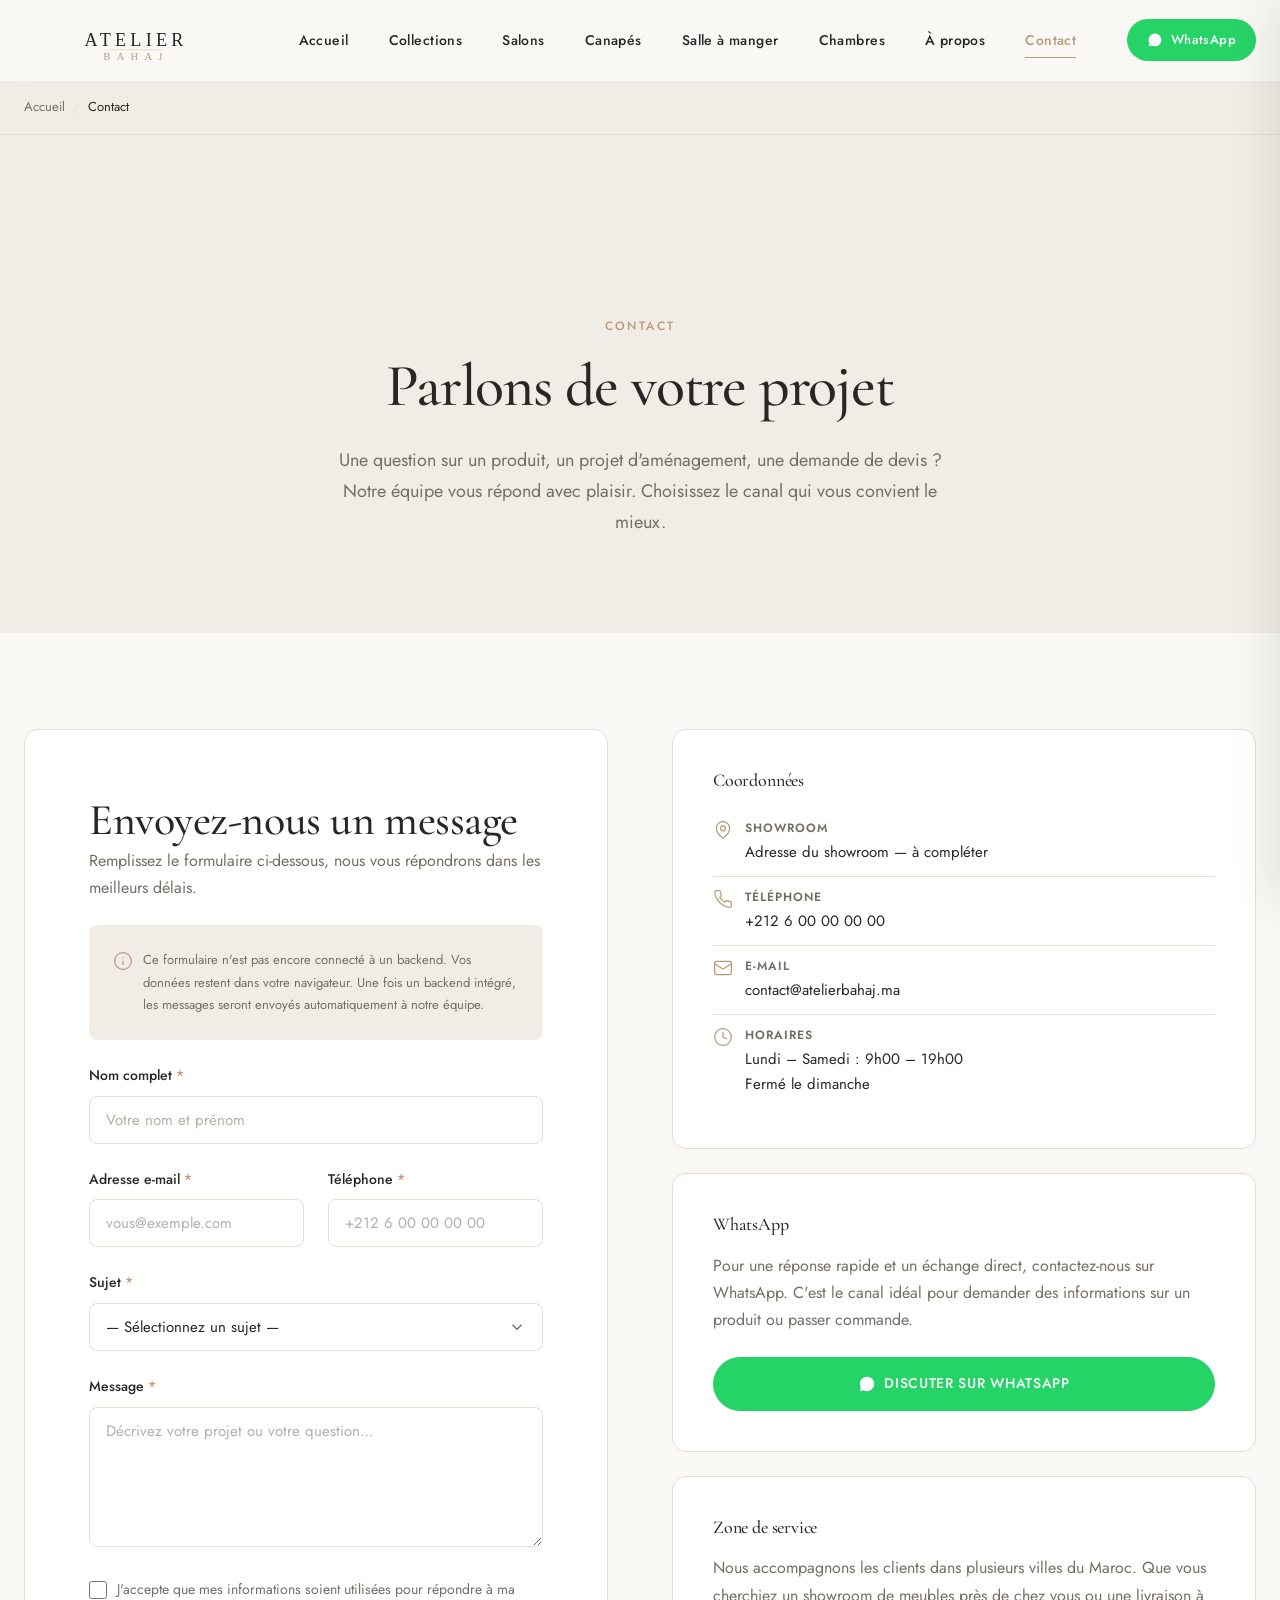
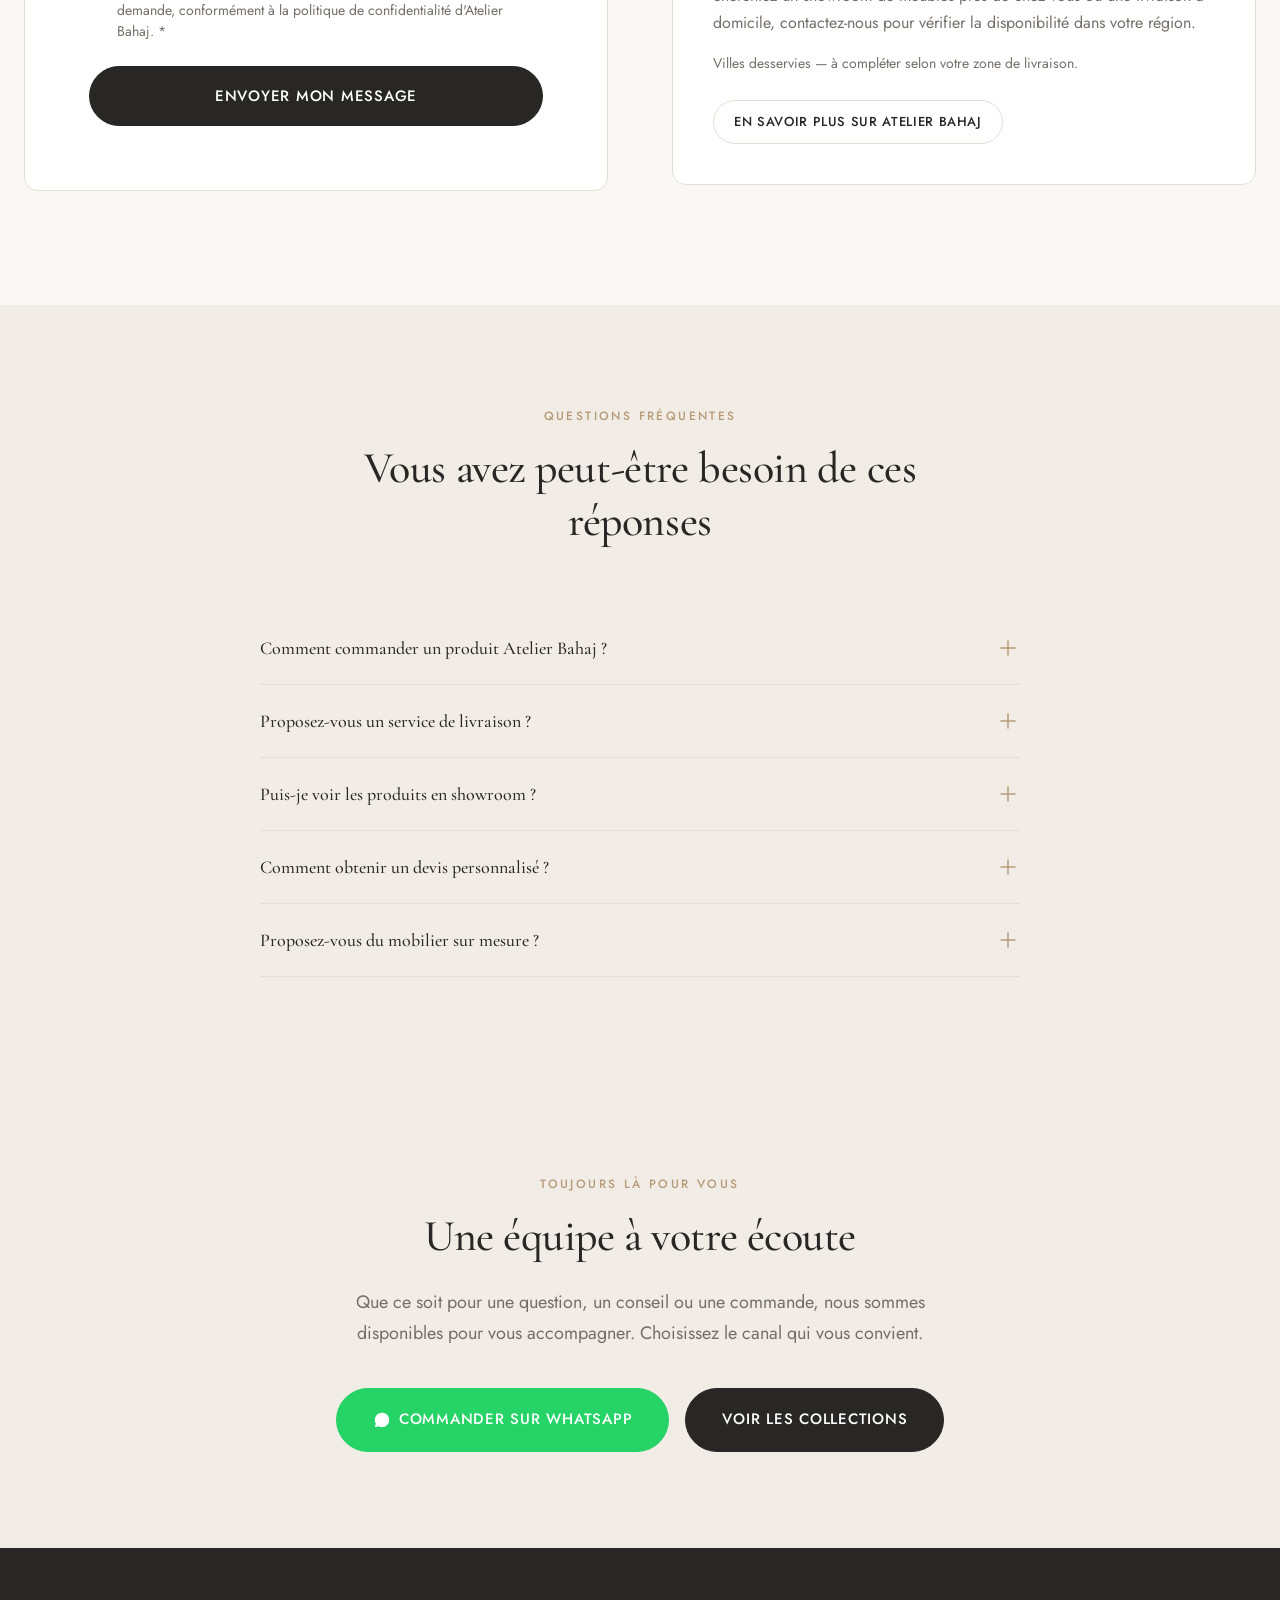
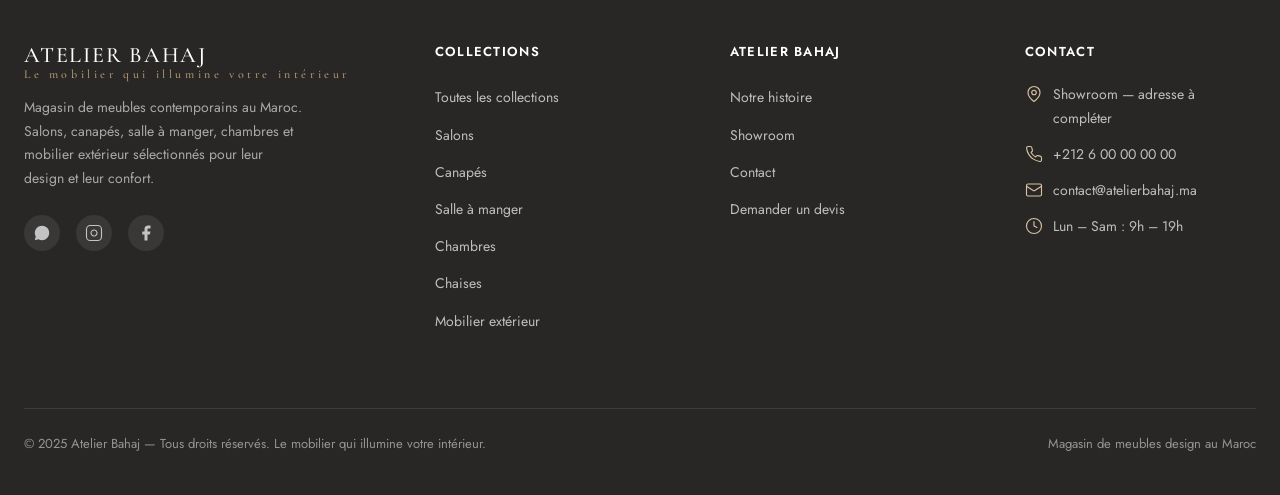
<file: contact.html>
<!DOCTYPE html>
<html lang="fr">
<head>
  <meta charset="UTF-8">
  <meta name="viewport" content="width=device-width, initial-scale=1.0">
  <title>Contact — Showroom meubles et devis | Atelier Bahaj</title>
  <meta name="description" content="Contactez Atelier Bahaj : formulaire de contact, WhatsApp, téléphone, e-mail, adresse du showroom, horaires et zone de service. Demandez un devis personnalisé pour votre mobilier.">
  <link rel="canonical" href="https://www.atelierbahaj.ma/contact.html">

  <meta property="og:type" content="website">
  <meta property="og:locale" content="fr_MA">
  <meta property="og:site_name" content="Atelier Bahaj">
  <meta property="og:title" content="Contact — Atelier Bahaj">
  <meta property="og:description" content="Contactez Atelier Bahaj : formulaire, WhatsApp, téléphone, e-mail, showroom et horaires. Demandez un devis pour votre mobilier.">
  <meta property="og:url" content="https://www.atelierbahaj.ma/contact.html">
  <meta property="og:image" content="assets/images/apropos/showroom-atelier.svg">
  <meta name="twitter:card" content="summary_large_image">

  <link rel="icon" type="image/svg+xml" href="assets/logo/favicon.svg">
  <link rel="preconnect" href="https://fonts.googleapis.com">
  <link rel="preconnect" href="https://fonts.gstatic.com" crossorigin>
  <link href="https://fonts.googleapis.com/css2?family=Cormorant+Garamond:wght@400;500;600&family=Jost:wght@300;400;500;600&display=swap" rel="stylesheet">
  <link rel="stylesheet" href="style.css">
</head>
<body>
  <a href="#main" class="skip-link">Aller au contenu principal</a>

  <header class="site-header" role="banner">
    <div class="container header-inner">
      <a href="index.html" class="logo" aria-label="Atelier Bahaj — accueil">
        <img src="assets/logo/logo.svg" alt="Atelier Bahaj" height="42">
      </a>
      <nav class="main-nav" role="navigation" aria-label="Navigation principale">
        <ul class="nav-list">
          <li><a href="index.html">Accueil</a></li>
          <li><a href="collections.html">Collections</a></li>
          <li><a href="salons.html">Salons</a></li>
          <li><a href="canapes.html">Canapés</a></li>
          <li><a href="salle-a-manger.html">Salle à manger</a></li>
          <li><a href="chambres.html">Chambres</a></li>
          <li><a href="a-propos.html">À propos</a></li>
          <li><a href="contact.html">Contact</a></li>
        </ul>
      </nav>
      <div class="header-actions">
        <a href="#" class="header-whatsapp wa-general">
          <svg viewBox="0 0 32 32" fill="currentColor" aria-hidden="true"><path d="M16.001 3.2c-7.06 0-12.8 5.74-12.8 12.8 0 2.257.59 4.46 1.71 6.402L3.2 28.8l6.563-1.722a12.74 12.74 0 0 0 6.238 1.622h.005c7.06 0 12.8-5.74 12.8-12.8 0-3.42-1.332-6.635-3.75-9.052A12.71 12.71 0 0 0 16.001 3.2z"/></svg>
          WhatsApp
        </a>
        <button class="menu-toggle" aria-label="Ouvrir le menu" aria-expanded="false" aria-controls="mobile-menu">
          <svg viewBox="0 0 24 24" fill="none" stroke="currentColor" stroke-width="1.5" stroke-linecap="round"><line x1="3" y1="6" x2="21" y2="6"/><line x1="3" y1="12" x2="21" y2="12"/><line x1="3" y1="18" x2="21" y2="18"/></svg>
        </button>
      </div>
    </div>
  </header>

  <div class="menu-overlay" aria-hidden="true"></div>
  <aside class="mobile-menu" id="mobile-menu" aria-label="Menu de navigation mobile">
    <div class="mobile-menu-header">
      <img src="assets/logo/logo.svg" alt="Atelier Bahaj" height="36">
      <button class="mobile-menu-close" aria-label="Fermer le menu">
        <svg viewBox="0 0 24 24" fill="none" stroke="currentColor" stroke-width="1.5" stroke-linecap="round"><line x1="18" y1="6" x2="6" y2="18"/><line x1="6" y1="6" x2="18" y2="18"/></svg>
      </button>
    </div>
    <nav class="mobile-nav" aria-label="Navigation mobile">
      <a href="index.html">Accueil</a>
      <a href="collections.html">Collections</a>
      <a href="salons.html">Salons</a>
      <a href="canapes.html">Canapés</a>
      <a href="salle-a-manger.html">Salle à manger</a>
      <a href="chambres.html">Chambres</a>
      <a href="chaises.html">Chaises</a>
      <a href="mobilier-exterieur.html">Mobilier extérieur</a>
      <a href="a-propos.html">À propos</a>
      <a href="contact.html">Contact</a>
    </nav>
    <div class="mobile-menu-footer">
      <a href="#" class="btn btn-whatsapp btn-block wa-general">Commander sur WhatsApp</a>
      <a href="contact.html" class="btn btn-secondary btn-block">Demander un devis</a>
    </div>
  </aside>

  <nav class="breadcrumbs" aria-label="Fil d'Ariane">
    <div class="container">
      <ol class="breadcrumb-list">
        <li><a href="index.html">Accueil</a></li>
        <li aria-current="page">Contact</li>
      </ol>
    </div>
  </nav>

  <main id="main">
    <section class="page-hero">
      <div class="container">
        <span class="eyebrow">Contact</span>
        <h1>Parlons de votre projet</h1>
        <p class="lead">Une question sur un produit, un projet d'aménagement, une demande de devis ? Notre équipe vous répond avec plaisir. Choisissez le canal qui vous convient le mieux.</p>
      </div>
    </section>

    <section class="section">
      <div class="container">
        <div class="contact-grid">
          <!-- Contact form -->
          <div class="contact-form-card">
            <h2>Envoyez-nous un message</h2>
            <p class="mb-md">Remplissez le formulaire ci-dessous, nous vous répondrons dans les meilleurs délais.</p>

            <div class="form-note">
              <svg viewBox="0 0 24 24" fill="none" stroke="currentColor" stroke-width="1.5" stroke-linecap="round" stroke-linejoin="round"><circle cx="12" cy="12" r="10"/><line x1="12" y1="16" x2="12" y2="12"/><line x1="12" y1="8" x2="12.01" y2="8"/></svg>
              <span>Ce formulaire n'est pas encore connecté à un backend. Vos données restent dans votre navigateur. Une fois un backend intégré, les messages seront envoyés automatiquement à notre équipe.</span>
            </div>

            <div class="form-message" role="alert" aria-live="polite"></div>

            <form id="contact-form" novalidate>
              <div class="form-group">
                <label for="name" class="form-label">Nom complet <span class="required">*</span></label>
                <input type="text" id="name" name="name" class="form-control" placeholder="Votre nom et prénom" required>
                <div class="form-error">Ce champ est obligatoire.</div>
              </div>

              <div class="form-row">
                <div class="form-group">
                  <label for="email" class="form-label">Adresse e-mail <span class="required">*</span></label>
                  <input type="email" id="email" name="email" class="form-control" placeholder="vous@exemple.com" required>
                  <div class="form-error">Veuillez saisir une adresse e-mail valide.</div>
                </div>

                <div class="form-group">
                  <label for="phone" class="form-label">Téléphone <span class="required">*</span></label>
                  <input type="tel" id="phone" name="phone" class="form-control" placeholder="+212 6 00 00 00 00" required>
                  <div class="form-error">Veuillez saisir un numéro de téléphone valide.</div>
                </div>
              </div>

              <div class="form-group">
                <label for="subject" class="form-label">Sujet <span class="required">*</span></label>
                <select id="subject" name="subject" class="form-control" required>
                  <option value="">— Sélectionnez un sujet —</option>
                  <option value="info">Demande d'information produit</option>
                  <option value="devis">Demande de devis</option>
                  <option value="rendez-vous">Prise de rendez-vous en showroom</option>
                  <option value="livraison">Question sur la livraison</option>
                  <option value="autre">Autre</option>
                </select>
                <div class="form-error">Veuillez sélectionner un sujet.</div>
              </div>

              <div class="form-group">
                <label for="message" class="form-label">Message <span class="required">*</span></label>
                <textarea id="message" name="message" class="form-control" placeholder="Décrivez votre projet ou votre question…" required></textarea>
                <div class="form-error">Ce champ est obligatoire.</div>
              </div>

              <div class="form-group">
                <div class="form-check">
                  <input type="checkbox" id="consent" name="consent" required>
                  <label for="consent">J'accepte que mes informations soient utilisées pour répondre à ma demande, conformément à la politique de confidentialité d'Atelier Bahaj. <span class="required">*</span></label>
                </div>
                <div class="form-error">Vous devez accepter pour continuer.</div>
              </div>

              <button type="submit" class="btn btn-primary btn-lg btn-block">Envoyer mon message</button>
            </form>
          </div>

          <!-- Contact info -->
          <div>
            <div class="contact-info-card">
              <h3>Coordonnées</h3>

              <div class="contact-info-item">
                <svg viewBox="0 0 24 24" fill="none" stroke="currentColor" stroke-width="1.5" stroke-linecap="round" stroke-linejoin="round"><path d="M20 10c0 6-8 12-8 12s-8-6-8-12a8 8 0 0 1 16 0Z"/><circle cx="12" cy="10" r="3"/></svg>
                <div>
                  <div class="label">Showroom</div>
                  <div class="value">Adresse du showroom — à compléter</div>
                </div>
              </div>

              <div class="contact-info-item">
                <svg viewBox="0 0 24 24" fill="none" stroke="currentColor" stroke-width="1.5" stroke-linecap="round" stroke-linejoin="round"><path d="M22 16.92v3a2 2 0 0 1-2.18 2 19.79 19.79 0 0 1-8.63-3.07 19.5 19.5 0 0 1-6-6 19.79 19.79 0 0 1-3.07-8.67A2 2 0 0 1 4.11 2h3a2 2 0 0 1 2 1.72 12.84 12.84 0 0 0 .7 2.81 2 2 0 0 1-.45 2.11L8.09 9.91a16 16 0 0 0 6 6l1.27-1.27a2 2 0 0 1 2.11-.45 12.84 12.84 0 0 0 2.81.7A2 2 0 0 1 22 16.92z"/></svg>
                <div>
                  <div class="label">Téléphone</div>
                  <div class="value">+212 6 00 00 00 00</div>
                </div>
              </div>

              <div class="contact-info-item">
                <svg viewBox="0 0 24 24" fill="none" stroke="currentColor" stroke-width="1.5" stroke-linecap="round" stroke-linejoin="round"><rect x="2" y="4" width="20" height="16" rx="2"/><path d="m22 7-8.97 5.7a1.94 1.94 0 0 1-2.06 0L2 7"/></svg>
                <div>
                  <div class="label">E-mail</div>
                  <div class="value">contact@atelierbahaj.ma</div>
                </div>
              </div>

              <div class="contact-info-item">
                <svg viewBox="0 0 24 24" fill="none" stroke="currentColor" stroke-width="1.5" stroke-linecap="round" stroke-linejoin="round"><circle cx="12" cy="12" r="10"/><polyline points="12 6 12 12 16 14"/></svg>
                <div>
                  <div class="label">Horaires</div>
                  <div class="value">Lundi – Samedi : 9h00 – 19h00<br>Fermé le dimanche</div>
                </div>
              </div>
            </div>

            <div class="contact-info-card">
              <h3>WhatsApp</h3>
              <p class="mb-md">Pour une réponse rapide et un échange direct, contactez-nous sur WhatsApp. C'est le canal idéal pour demander des informations sur un produit ou passer commande.</p>
              <a href="#" class="btn btn-whatsapp btn-block wa-general">
                <svg viewBox="0 0 32 32" fill="currentColor" aria-hidden="true" width="18" height="18"><path d="M16.001 3.2c-7.06 0-12.8 5.74-12.8 12.8 0 2.257.59 4.46 1.71 6.402L3.2 28.8l6.563-1.722a12.74 12.74 0 0 0 6.238 1.622h.005c7.06 0 12.8-5.74 12.8-12.8 0-3.42-1.332-6.635-3.75-9.052A12.71 12.71 0 0 0 16.001 3.2z"/></svg>
                Discuter sur WhatsApp
              </a>
            </div>

            <div class="contact-info-card">
              <h3>Zone de service</h3>
              <p>Nous accompagnons les clients dans plusieurs villes du Maroc. Que vous cherchiez un showroom de meubles près de chez vous ou une livraison à domicile, contactez-nous pour vérifier la disponibilité dans votre région.</p>
              <p class="mb-md" style="font-size: 0.875rem;">Villes desservies — à compléter selon votre zone de livraison.</p>
              <a href="a-propos.html" class="btn btn-secondary btn-sm">En savoir plus sur Atelier Bahaj</a>
            </div>
          </div>
        </div>
      </div>
    </section>

    <!-- FAQ -->
    <section class="section section-soft">
      <div class="container container-narrow">
        <div class="section-header">
          <span class="eyebrow">Questions fréquentes</span>
          <h2>Vous avez peut-être besoin de ces réponses</h2>
        </div>

        <div class="accordion">
          <div class="accordion-item">
            <button class="accordion-header" aria-expanded="false">
              Comment commander un produit Atelier Bahaj ?
              <svg class="accordion-icon" viewBox="0 0 24 24" fill="none" stroke="currentColor" stroke-width="1.5" stroke-linecap="round"><line x1="12" y1="5" x2="12" y2="19"/><line x1="5" y1="12" x2="19" y2="12"/></svg>
            </button>
            <div class="accordion-content">
              <div class="accordion-content-inner">
                Vous pouvez commander un produit en cliquant sur le bouton « Commander sur WhatsApp » présent sur chaque fiche produit. Vous serez mis en relation directe avec notre équipe, qui vous confirmera la disponibilité, les options et les modalités de livraison. Vous pouvez également nous écrire via le formulaire de contact ou venir directement au showroom.
              </div>
            </div>
          </div>

          <div class="accordion-item">
            <button class="accordion-header" aria-expanded="false">
              Proposez-vous un service de livraison ?
              <svg class="accordion-icon" viewBox="0 0 24 24" fill="none" stroke="currentColor" stroke-width="1.5" stroke-linecap="round"><line x1="12" y1="5" x2="12" y2="19"/><line x1="5" y1="12" x2="19" y2="12"/></svg>
            </button>
            <div class="accordion-content">
              <div class="accordion-content-inner">
                Oui, nous organisons une livraison dans plusieurs villes du Maroc. Les conditions, délais et frais de livraison dépendent de votre lieu de résidence et des produits commandés. Pour obtenir une information précise, contactez-nous sur WhatsApp ou via le formulaire, en précisant votre ville et les produits qui vous intéressent.
              </div>
            </div>
          </div>

          <div class="accordion-item">
            <button class="accordion-header" aria-expanded="false">
              Puis-je voir les produits en showroom ?
              <svg class="accordion-icon" viewBox="0 0 24 24" fill="none" stroke="currentColor" stroke-width="1.5" stroke-linecap="round"><line x1="12" y1="5" x2="12" y2="19"/><line x1="5" y1="12" x2="19" y2="12"/></svg>
            </button>
            <div class="accordion-content">
              <div class="accordion-content-inner">
                Bien sûr. Notre showroom vous accueille pour découvrir nos collections, toucher les matières et tester le confort des assises. Nous vous recommandons de nous contacter avant votre venue pour vérifier la disponibilité d'un modèle précis et bénéficier d'un accompagnement personnalisé pendant votre visite.
              </div>
            </div>
          </div>

          <div class="accordion-item">
            <button class="accordion-header" aria-expanded="false">
              Comment obtenir un devis personnalisé ?
              <svg class="accordion-icon" viewBox="0 0 24 24" fill="none" stroke="currentColor" stroke-width="1.5" stroke-linecap="round"><line x1="12" y1="5" x2="12" y2="19"/><line x1="5" y1="12" x2="19" y2="12"/></svg>
            </button>
            <div class="accordion-content">
              <div class="accordion-content-inner">
                Pour obtenir un devis, remplissez le formulaire de contact en sélectionnant « Demande de devis » comme sujet, ou écrivez-nous sur WhatsApp en précisant les produits qui vous intéressent. Notre équipe vous répondra avec une proposition détaillée, adaptée à votre projet et à votre lieu de livraison.
              </div>
            </div>
          </div>

          <div class="accordion-item">
            <button class="accordion-header" aria-expanded="false">
              Proposez-vous du mobilier sur mesure ?
              <svg class="accordion-icon" viewBox="0 0 24 24" fill="none" stroke="currentColor" stroke-width="1.5" stroke-linecap="round"><line x1="12" y1="5" x2="12" y2="19"/><line x1="5" y1="12" x2="19" y2="12"/></svg>
            </button>
            <div class="accordion-content">
              <div class="accordion-content-inner">
                Certaines pièces de nos collections peuvent être adaptées à vos besoins (dimensions, coloris, tissus). Pour vérifier les possibilités de personnalisation sur un produit précis, contactez-nous directement sur WhatsApp ou via le formulaire. Nos conseillers vous indiqueront les options disponibles.
              </div>
            </div>
          </div>
        </div>
      </div>
    </section>

    <section class="cta-section">
      <div class="container">
        <span class="eyebrow">Toujours là pour vous</span>
        <h2>Une équipe à votre écoute</h2>
        <p class="lead">Que ce soit pour une question, un conseil ou une commande, nous sommes disponibles pour vous accompagner. Choisissez le canal qui vous convient.</p>
        <div class="cta-actions">
          <a href="#" class="btn btn-whatsapp btn-lg wa-general">
            <svg viewBox="0 0 32 32" fill="currentColor" aria-hidden="true" width="20" height="20"><path d="M16.001 3.2c-7.06 0-12.8 5.74-12.8 12.8 0 2.257.59 4.46 1.71 6.402L3.2 28.8l6.563-1.722a12.74 12.74 0 0 0 6.238 1.622h.005c7.06 0 12.8-5.74 12.8-12.8 0-3.42-1.332-6.635-3.75-9.052A12.71 12.71 0 0 0 16.001 3.2z"/></svg>
            Commander sur WhatsApp
          </a>
          <a href="collections.html" class="btn btn-primary btn-lg">Voir les collections</a>
        </div>
      </div>
    </section>
  </main>

  <footer class="site-footer" role="contentinfo">
    <div class="container">
      <div class="footer-grid">
        <div class="footer-brand">
          <div class="logo-text">ATELIER BAHAJ<span>Le mobilier qui illumine votre intérieur</span></div>
          <p>Magasin de meubles contemporains au Maroc. Salons, canapés, salle à manger, chambres et mobilier extérieur sélectionnés pour leur design et leur confort.</p>
          <div class="footer-social mt-md">
            <a href="#" class="wa-general" aria-label="WhatsApp Atelier Bahaj"><svg viewBox="0 0 32 32" fill="currentColor" aria-hidden="true"><path d="M16.001 3.2c-7.06 0-12.8 5.74-12.8 12.8 0 2.257.59 4.46 1.71 6.402L3.2 28.8l6.563-1.722a12.74 12.74 0 0 0 6.238 1.622h.005c7.06 0 12.8-5.74 12.8-12.8 0-3.42-1.332-6.635-3.75-9.052A12.71 12.71 0 0 0 16.001 3.2z"/></svg></a>
            <a href="#" aria-label="Instagram Atelier Bahaj"><svg viewBox="0 0 24 24" fill="none" stroke="currentColor" stroke-width="1.5"><rect x="2" y="2" width="20" height="20" rx="5"/><path d="M16 11.37A4 4 0 1 1 12.63 8 4 4 0 0 1 16 11.37z"/><line x1="17.5" y1="6.5" x2="17.51" y2="6.5"/></svg></a>
            <a href="#" aria-label="Facebook Atelier Bahaj"><svg viewBox="0 0 24 24" fill="currentColor" aria-hidden="true"><path d="M18 2h-3a5 5 0 0 0-5 5v3H7v4h3v8h4v-8h3l1-4h-4V7a1 1 0 0 1 1-1h3z"/></svg></a>
          </div>
        </div>
        <div class="footer-col">
          <h4>Collections</h4>
          <ul>
            <li><a href="collections.html">Toutes les collections</a></li>
            <li><a href="salons.html">Salons</a></li>
            <li><a href="canapes.html">Canapés</a></li>
            <li><a href="salle-a-manger.html">Salle à manger</a></li>
            <li><a href="chambres.html">Chambres</a></li>
            <li><a href="chaises.html">Chaises</a></li>
            <li><a href="mobilier-exterieur.html">Mobilier extérieur</a></li>
          </ul>
        </div>
        <div class="footer-col">
          <h4>Atelier Bahaj</h4>
          <ul>
            <li><a href="a-propos.html">Notre histoire</a></li>
            <li><a href="a-propos.html#showroom">Showroom</a></li>
            <li><a href="contact.html">Contact</a></li>
            <li><a href="contact.html">Demander un devis</a></li>
          </ul>
        </div>
        <div class="footer-col">
          <h4>Contact</h4>
          <div class="footer-contact-item"><svg viewBox="0 0 24 24" fill="none" stroke="currentColor" stroke-width="1.5" stroke-linecap="round" stroke-linejoin="round"><path d="M20 10c0 6-8 12-8 12s-8-6-8-12a8 8 0 0 1 16 0Z"/><circle cx="12" cy="10" r="3"/></svg><span>Showroom — adresse à compléter</span></div>
          <div class="footer-contact-item"><svg viewBox="0 0 24 24" fill="none" stroke="currentColor" stroke-width="1.5" stroke-linecap="round" stroke-linejoin="round"><path d="M22 16.92v3a2 2 0 0 1-2.18 2 19.79 19.79 0 0 1-8.63-3.07 19.5 19.5 0 0 1-6-6 19.79 19.79 0 0 1-3.07-8.67A2 2 0 0 1 4.11 2h3a2 2 0 0 1 2 1.72 12.84 12.84 0 0 0 .7 2.81 2 2 0 0 1-.45 2.11L8.09 9.91a16 16 0 0 0 6 6l1.27-1.27a2 2 0 0 1 2.11-.45 12.84 12.84 0 0 0 2.81.7A2 2 0 0 1 22 16.92z"/></svg><span>+212 6 00 00 00 00</span></div>
          <div class="footer-contact-item"><svg viewBox="0 0 24 24" fill="none" stroke="currentColor" stroke-width="1.5" stroke-linecap="round" stroke-linejoin="round"><rect x="2" y="4" width="20" height="16" rx="2"/><path d="m22 7-8.97 5.7a1.94 1.94 0 0 1-2.06 0L2 7"/></svg><span>contact@atelierbahaj.ma</span></div>
          <div class="footer-contact-item"><svg viewBox="0 0 24 24" fill="none" stroke="currentColor" stroke-width="1.5" stroke-linecap="round" stroke-linejoin="round"><circle cx="12" cy="12" r="10"/><polyline points="12 6 12 12 16 14"/></svg><span>Lun – Sam : 9h – 19h</span></div>
        </div>
      </div>
      <div class="footer-bottom">
        <p>&copy; 2025 Atelier Bahaj — Tous droits réservés. Le mobilier qui illumine votre intérieur.</p>
        <p>Magasin de meubles design au Maroc</p>
      </div>
    </div>
  </footer>

  <script src="script.js"></script>
</body>
</html>
</file>
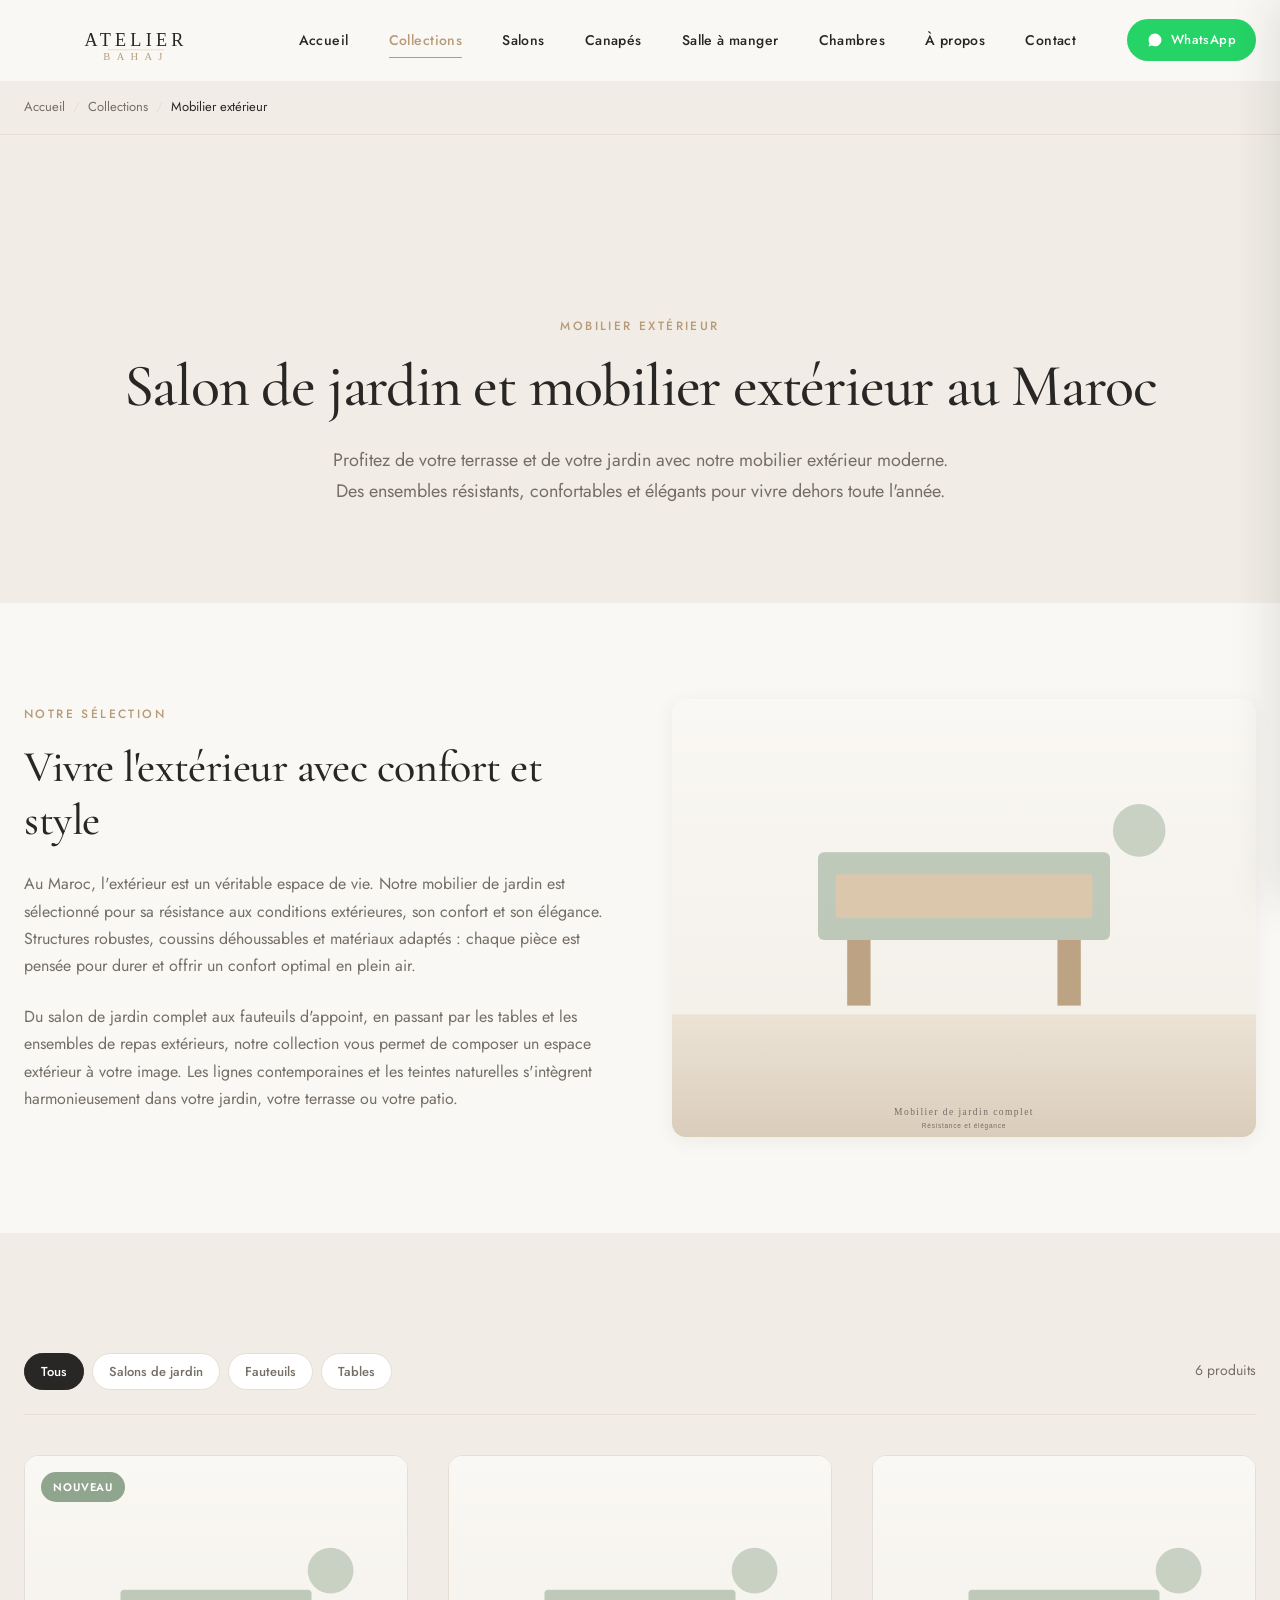
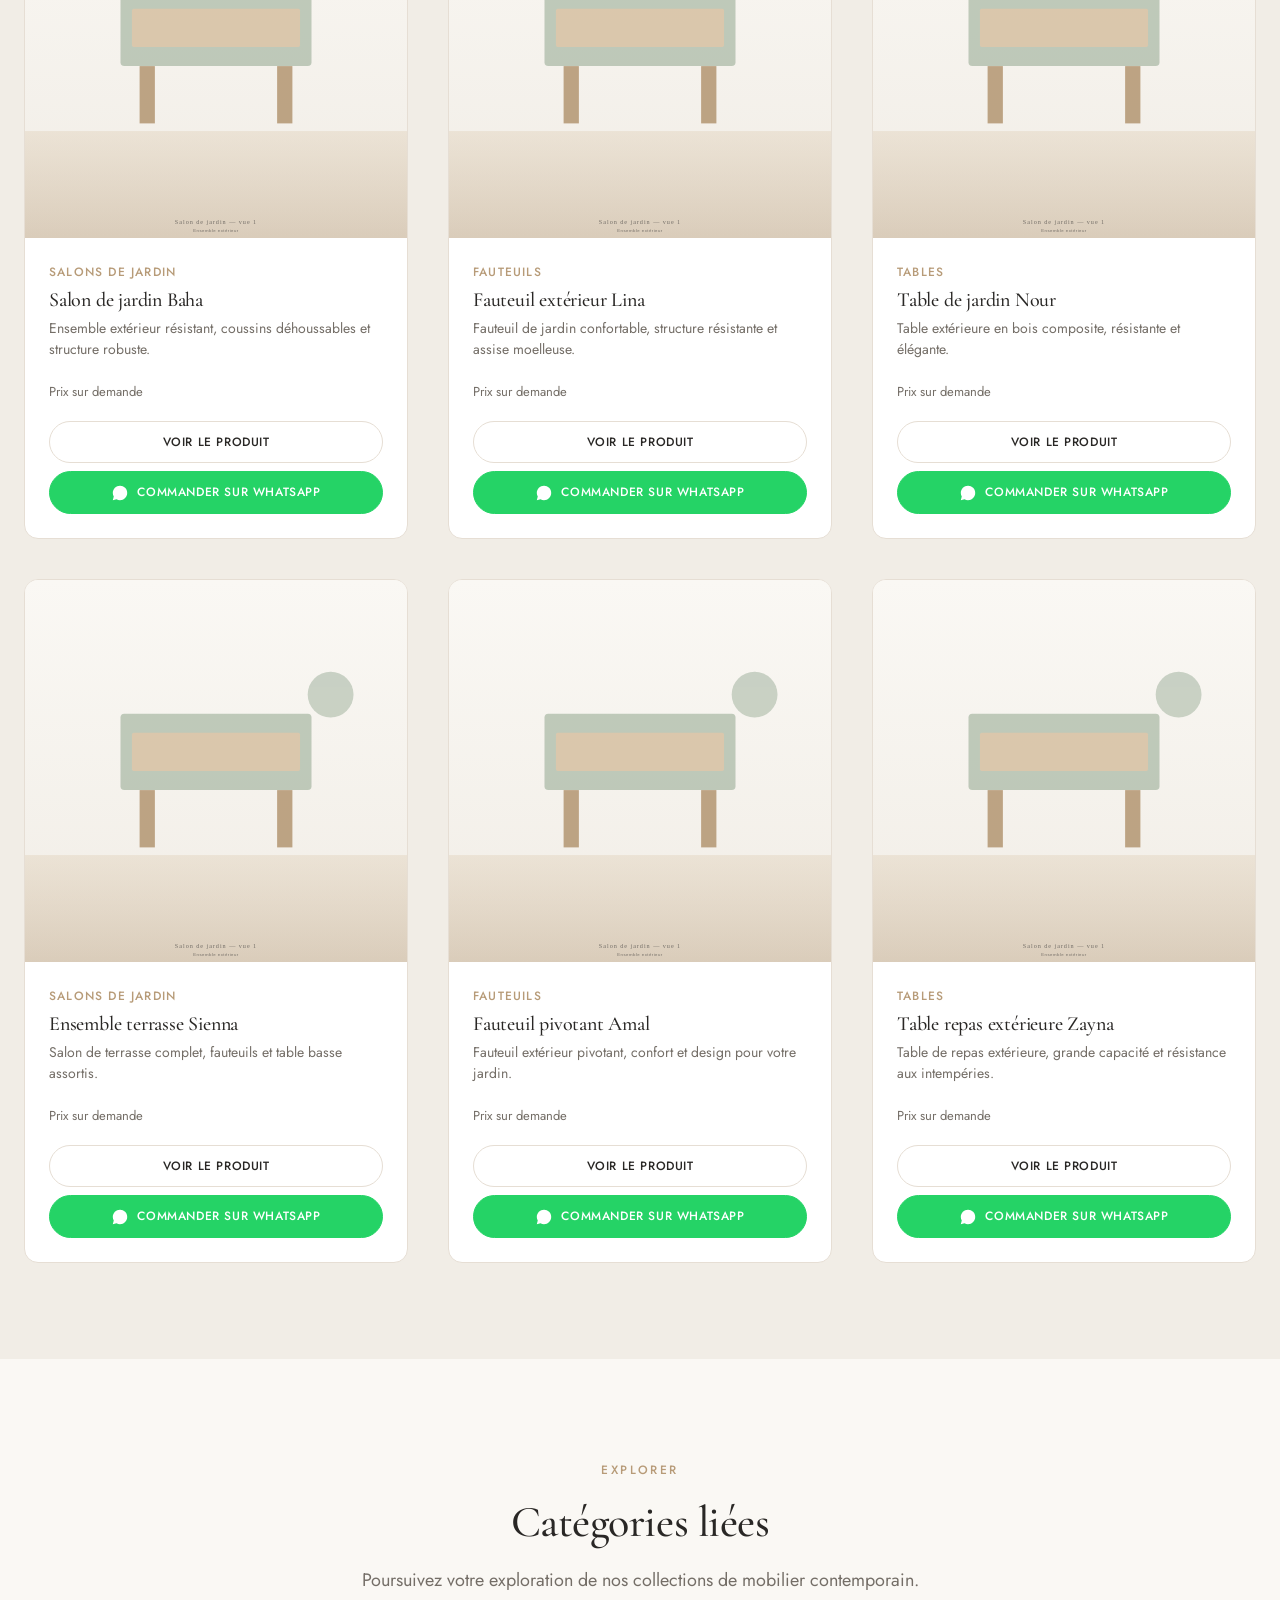
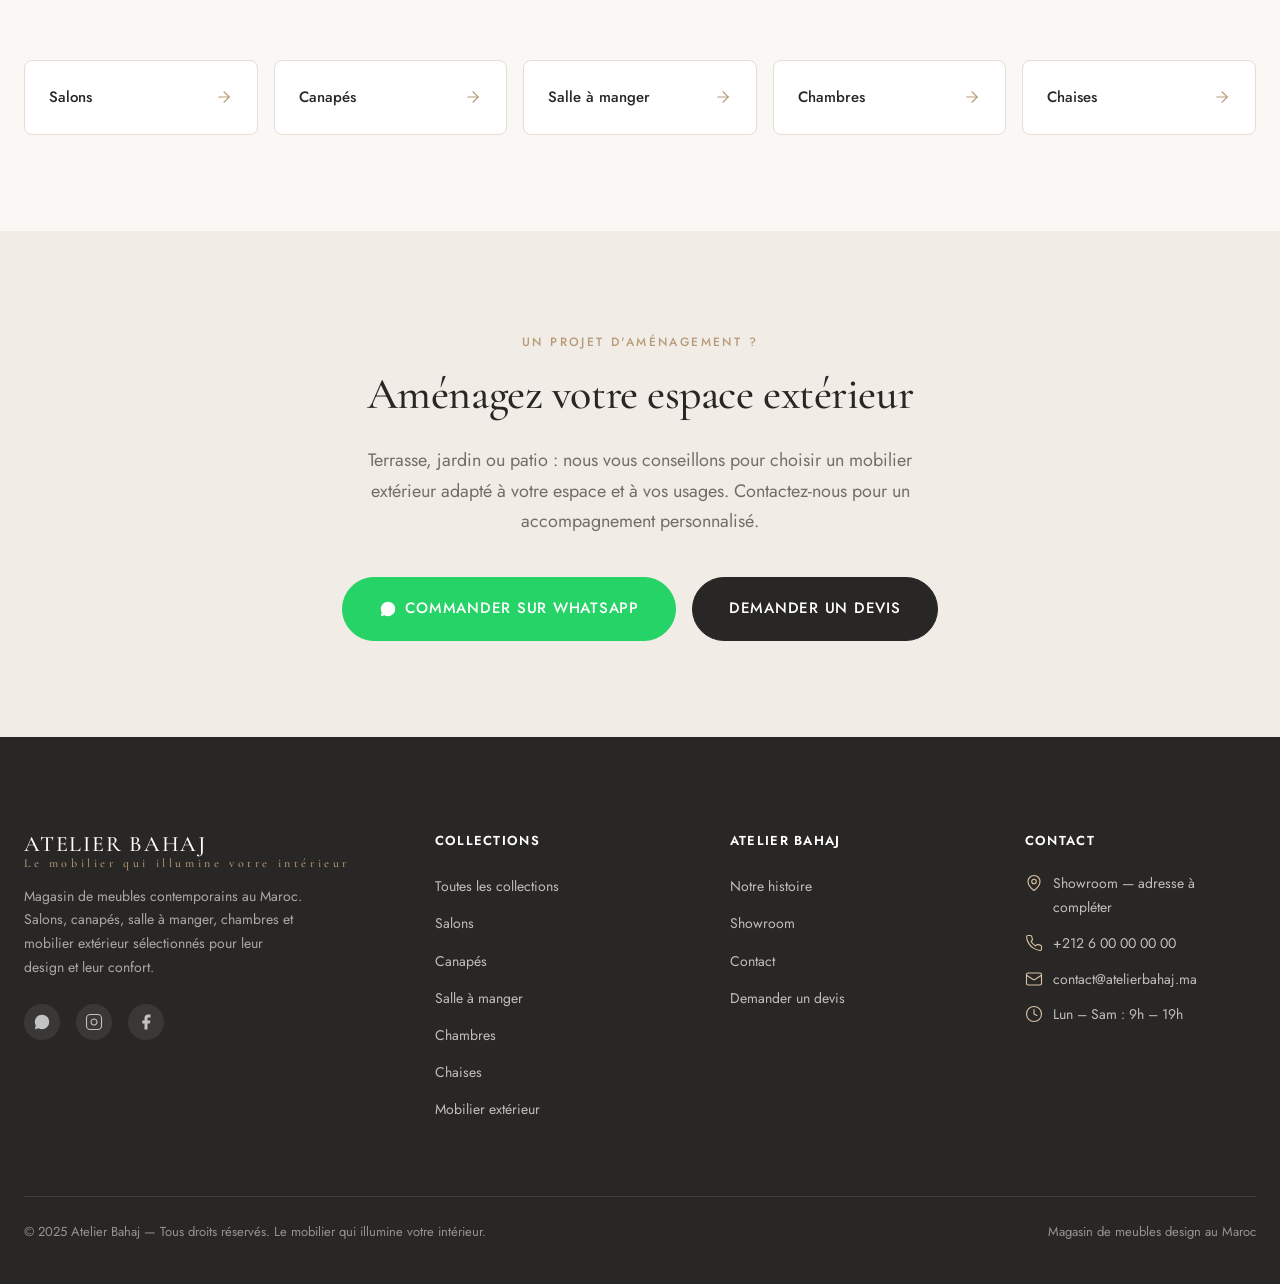
<file: mobilier-exterieur.html>
<!DOCTYPE html>
<html lang="fr">
<head>
  <meta charset="UTF-8">
  <meta name="viewport" content="width=device-width, initial-scale=1.0">
  <title>Salon de jardin au Maroc — Mobilier extérieur moderne | Atelier Bahaj</title>
  <meta name="description" content="Découvrez notre mobilier extérieur au Maroc : salons de jardin modernes, ensembles extérieurs et meubles de jardin résistants. Mobilier extérieur design pour terrasse et jardin.">
  <link rel="canonical" href="https://www.atelierbahaj.ma/mobilier-exterieur.html">

  <meta property="og:type" content="website">
  <meta property="og:locale" content="fr_MA">
  <meta property="og:site_name" content="Atelier Bahaj">
  <meta property="og:title" content="Mobilier extérieur moderne au Maroc — Atelier Bahaj">
  <meta property="og:description" content="Découvrez notre mobilier extérieur au Maroc : salons de jardin modernes, ensembles extérieurs et meubles de jardin résistants. Mobilier extérieur design pour terrasse et jardin.">
  <meta property="og:url" content="https://www.atelierbahaj.ma/mobilier-exterieur.html">
  <meta property="og:image" content="assets/images/exterieur/salon-jardin-resine.svg">
  <meta name="twitter:card" content="summary_large_image">

  <link rel="icon" type="image/svg+xml" href="assets/logo/favicon.svg">
  <link rel="preconnect" href="https://fonts.googleapis.com">
  <link rel="preconnect" href="https://fonts.gstatic.com" crossorigin>
  <link href="https://fonts.googleapis.com/css2?family=Cormorant+Garamond:wght@400;500;600&family=Jost:wght@300;400;500;600&display=swap" rel="stylesheet">
  <link rel="stylesheet" href="style.css">
</head>
<body>
  <a href="#main" class="skip-link">Aller au contenu principal</a>

  <header class="site-header" role="banner">
    <div class="container header-inner">
      <a href="index.html" class="logo" aria-label="Atelier Bahaj — accueil">
        <img src="assets/logo/logo.svg" alt="Atelier Bahaj" height="42">
      </a>
      <nav class="main-nav" role="navigation" aria-label="Navigation principale">
        <ul class="nav-list">
          <li><a href="index.html">Accueil</a></li>
          <li><a href="collections.html">Collections</a></li>
          <li><a href="salons.html">Salons</a></li>
          <li><a href="canapes.html">Canapés</a></li>
          <li><a href="salle-a-manger.html">Salle à manger</a></li>
          <li><a href="chambres.html">Chambres</a></li>
          <li><a href="a-propos.html">À propos</a></li>
          <li><a href="contact.html">Contact</a></li>
        </ul>
      </nav>
      <div class="header-actions">
        <a href="#" class="header-whatsapp wa-general">
          <svg viewBox="0 0 32 32" fill="currentColor" aria-hidden="true"><path d="M16.001 3.2c-7.06 0-12.8 5.74-12.8 12.8 0 2.257.59 4.46 1.71 6.402L3.2 28.8l6.563-1.722a12.74 12.74 0 0 0 6.238 1.622h.005c7.06 0 12.8-5.74 12.8-12.8 0-3.42-1.332-6.635-3.75-9.052A12.71 12.71 0 0 0 16.001 3.2z"/></svg>
          WhatsApp
        </a>
        <button class="menu-toggle" aria-label="Ouvrir le menu" aria-expanded="false" aria-controls="mobile-menu">
          <svg viewBox="0 0 24 24" fill="none" stroke="currentColor" stroke-width="1.5" stroke-linecap="round"><line x1="3" y1="6" x2="21" y2="6"/><line x1="3" y1="12" x2="21" y2="12"/><line x1="3" y1="18" x2="21" y2="18"/></svg>
        </button>
      </div>
    </div>
  </header>

  <div class="menu-overlay" aria-hidden="true"></div>
  <aside class="mobile-menu" id="mobile-menu" aria-label="Menu de navigation mobile">
    <div class="mobile-menu-header">
      <img src="assets/logo/logo.svg" alt="Atelier Bahaj" height="36">
      <button class="mobile-menu-close" aria-label="Fermer le menu">
        <svg viewBox="0 0 24 24" fill="none" stroke="currentColor" stroke-width="1.5" stroke-linecap="round"><line x1="18" y1="6" x2="6" y2="18"/><line x1="6" y1="6" x2="18" y2="18"/></svg>
      </button>
    </div>
    <nav class="mobile-nav" aria-label="Navigation mobile">
      <a href="index.html">Accueil</a>
      <a href="collections.html">Collections</a>
      <a href="salons.html">Salons</a>
      <a href="canapes.html">Canapés</a>
      <a href="salle-a-manger.html">Salle à manger</a>
      <a href="chambres.html">Chambres</a>
      <a href="chaises.html">Chaises</a>
      <a href="mobilier-exterieur.html">Mobilier extérieur</a>
      <a href="a-propos.html">À propos</a>
      <a href="contact.html">Contact</a>
    </nav>
    <div class="mobile-menu-footer">
      <a href="#" class="btn btn-whatsapp btn-block wa-general">Commander sur WhatsApp</a>
      <a href="contact.html" class="btn btn-secondary btn-block">Demander un devis</a>
    </div>
  </aside>

  <nav class="breadcrumbs" aria-label="Fil d'Ariane">
    <div class="container">
      <ol class="breadcrumb-list">
        <li><a href="index.html">Accueil</a></li>
        <li><a href="collections.html">Collections</a></li>
        <li aria-current="page">Mobilier extérieur</li>
      </ol>
    </div>
  </nav>

  <main id="main">
    <section class="page-hero">
      <div class="container">
        <span class="eyebrow">Mobilier extérieur</span>
        <h1>Salon de jardin et mobilier extérieur au Maroc</h1>
        <p class="lead">Profitez de votre terrasse et de votre jardin avec notre mobilier extérieur moderne. Des ensembles résistants, confortables et élégants pour vivre dehors toute l'année.</p>
      </div>
    </section>

    <section class="section">
      <div class="container">
        <div class="editorial">
          <div class="editorial-content">
            <span class="eyebrow">Notre sélection</span>
            <h2>Vivre l'extérieur avec confort et style</h2>
            <p>Au Maroc, l'extérieur est un véritable espace de vie. Notre mobilier de jardin est sélectionné pour sa résistance aux conditions extérieures, son confort et son élégance. Structures robustes, coussins déhoussables et matériaux adaptés : chaque pièce est pensée pour durer et offrir un confort optimal en plein air.</p>
            <p>Du salon de jardin complet aux fauteuils d'appoint, en passant par les tables et les ensembles de repas extérieurs, notre collection vous permet de composer un espace extérieur à votre image. Les lignes contemporaines et les teintes naturelles s'intègrent harmonieusement dans votre jardin, votre terrasse ou votre patio.</p>
          </div>
          <div class="editorial-image">
            <img src="assets/images/exterieur/mobilier-jardin-complet.svg" alt="Mobilier de jardin complet moderne avec salon et table extérieure">
          </div>
        </div>
      </div>
    </section>

    <section class="section section-soft">
      <div class="container">
        <div class="filter-bar">
          <div class="filter-tags">
            <button class="filter-tag active" data-filter="all">Tous</button>
            <button class="filter-tag" data-filter="salons-jardin">Salons de jardin</button><button class="filter-tag" data-filter="fauteuils">Fauteuils</button><button class="filter-tag" data-filter="tables">Tables</button>
          </div>
          <span class="filter-count">6 produits</span>
        </div>

        <div class="product-grid">
          <article class="product-card" data-category="salons de jardin">
            <div class="product-card-image">
              <span class="product-badge new">Nouveau</span>
              <a href="produit.html">
                <img src="assets/images/produits/salon-jardin-01.svg" alt="Salon de jardin Baha moderne avec coussins déhoussables">
              </a>
            </div>
            <div class="product-card-body">
              <span class="product-category">Salons de jardin</span>
              <h3 class="product-name">Salon de jardin Baha</h3>
              <p class="product-desc">Ensemble extérieur résistant, coussins déhoussables et structure robuste.</p>
              <div class="product-price"><span class="price-label">Prix sur demande</span></div>
              <div class="product-card-actions">
                <a href="produit.html" class="btn btn-secondary btn-sm">Voir le produit</a>
                <a href="#" class="btn btn-whatsapp btn-sm wa-product" data-product-name="Salon de jardin Baha"><svg viewBox="0 0 32 32" fill="currentColor" aria-hidden="true" width="16" height="16"><path d="M16.001 3.2c-7.06 0-12.8 5.74-12.8 12.8 0 2.257.59 4.46 1.71 6.402L3.2 28.8l6.563-1.722a12.74 12.74 0 0 0 6.238 1.622h.005c7.06 0 12.8-5.74 12.8-12.8 0-3.42-1.332-6.635-3.75-9.052A12.71 12.71 0 0 0 16.001 3.2z"/></svg>Commander sur WhatsApp</a>
              </div>
            </div>
          </article>
          <article class="product-card" data-category="fauteuils">
            <div class="product-card-image">
              
              <a href="produit.html">
                <img src="assets/images/produits/salon-jardin-01.svg" alt="Fauteuil extérieur Lina confortable pour jardin">
              </a>
            </div>
            <div class="product-card-body">
              <span class="product-category">Fauteuils</span>
              <h3 class="product-name">Fauteuil extérieur Lina</h3>
              <p class="product-desc">Fauteuil de jardin confortable, structure résistante et assise moelleuse.</p>
              <div class="product-price"><span class="price-label">Prix sur demande</span></div>
              <div class="product-card-actions">
                <a href="produit.html" class="btn btn-secondary btn-sm">Voir le produit</a>
                <a href="#" class="btn btn-whatsapp btn-sm wa-product" data-product-name="Fauteuil extérieur Lina"><svg viewBox="0 0 32 32" fill="currentColor" aria-hidden="true" width="16" height="16"><path d="M16.001 3.2c-7.06 0-12.8 5.74-12.8 12.8 0 2.257.59 4.46 1.71 6.402L3.2 28.8l6.563-1.722a12.74 12.74 0 0 0 6.238 1.622h.005c7.06 0 12.8-5.74 12.8-12.8 0-3.42-1.332-6.635-3.75-9.052A12.71 12.71 0 0 0 16.001 3.2z"/></svg>Commander sur WhatsApp</a>
              </div>
            </div>
          </article>
          <article class="product-card" data-category="tables">
            <div class="product-card-image">
              
              <a href="produit.html">
                <img src="assets/images/produits/salon-jardin-01.svg" alt="Table de jardin Nour en bois composite résistant">
              </a>
            </div>
            <div class="product-card-body">
              <span class="product-category">Tables</span>
              <h3 class="product-name">Table de jardin Nour</h3>
              <p class="product-desc">Table extérieure en bois composite, résistante et élégante.</p>
              <div class="product-price"><span class="price-label">Prix sur demande</span></div>
              <div class="product-card-actions">
                <a href="produit.html" class="btn btn-secondary btn-sm">Voir le produit</a>
                <a href="#" class="btn btn-whatsapp btn-sm wa-product" data-product-name="Table de jardin Nour"><svg viewBox="0 0 32 32" fill="currentColor" aria-hidden="true" width="16" height="16"><path d="M16.001 3.2c-7.06 0-12.8 5.74-12.8 12.8 0 2.257.59 4.46 1.71 6.402L3.2 28.8l6.563-1.722a12.74 12.74 0 0 0 6.238 1.622h.005c7.06 0 12.8-5.74 12.8-12.8 0-3.42-1.332-6.635-3.75-9.052A12.71 12.71 0 0 0 16.001 3.2z"/></svg>Commander sur WhatsApp</a>
              </div>
            </div>
          </article>
          <article class="product-card" data-category="salons de jardin">
            <div class="product-card-image">
              
              <a href="produit.html">
                <img src="assets/images/produits/salon-jardin-01.svg" alt="Ensemble terrasse Sienna avec fauteuils et table basse">
              </a>
            </div>
            <div class="product-card-body">
              <span class="product-category">Salons de jardin</span>
              <h3 class="product-name">Ensemble terrasse Sienna</h3>
              <p class="product-desc">Salon de terrasse complet, fauteuils et table basse assortis.</p>
              <div class="product-price"><span class="price-label">Prix sur demande</span></div>
              <div class="product-card-actions">
                <a href="produit.html" class="btn btn-secondary btn-sm">Voir le produit</a>
                <a href="#" class="btn btn-whatsapp btn-sm wa-product" data-product-name="Ensemble terrasse Sienna"><svg viewBox="0 0 32 32" fill="currentColor" aria-hidden="true" width="16" height="16"><path d="M16.001 3.2c-7.06 0-12.8 5.74-12.8 12.8 0 2.257.59 4.46 1.71 6.402L3.2 28.8l6.563-1.722a12.74 12.74 0 0 0 6.238 1.622h.005c7.06 0 12.8-5.74 12.8-12.8 0-3.42-1.332-6.635-3.75-9.052A12.71 12.71 0 0 0 16.001 3.2z"/></svg>Commander sur WhatsApp</a>
              </div>
            </div>
          </article>
          <article class="product-card" data-category="fauteuils">
            <div class="product-card-image">
              
              <a href="produit.html">
                <img src="assets/images/produits/salon-jardin-01.svg" alt="Fauteuil pivotant Amal pour jardin et terrasse">
              </a>
            </div>
            <div class="product-card-body">
              <span class="product-category">Fauteuils</span>
              <h3 class="product-name">Fauteuil pivotant Amal</h3>
              <p class="product-desc">Fauteuil extérieur pivotant, confort et design pour votre jardin.</p>
              <div class="product-price"><span class="price-label">Prix sur demande</span></div>
              <div class="product-card-actions">
                <a href="produit.html" class="btn btn-secondary btn-sm">Voir le produit</a>
                <a href="#" class="btn btn-whatsapp btn-sm wa-product" data-product-name="Fauteuil pivotant Amal"><svg viewBox="0 0 32 32" fill="currentColor" aria-hidden="true" width="16" height="16"><path d="M16.001 3.2c-7.06 0-12.8 5.74-12.8 12.8 0 2.257.59 4.46 1.71 6.402L3.2 28.8l6.563-1.722a12.74 12.74 0 0 0 6.238 1.622h.005c7.06 0 12.8-5.74 12.8-12.8 0-3.42-1.332-6.635-3.75-9.052A12.71 12.71 0 0 0 16.001 3.2z"/></svg>Commander sur WhatsApp</a>
              </div>
            </div>
          </article>
          <article class="product-card" data-category="tables">
            <div class="product-card-image">
              
              <a href="produit.html">
                <img src="assets/images/produits/salon-jardin-01.svg" alt="Table de repas extérieure Zayna pour jardin">
              </a>
            </div>
            <div class="product-card-body">
              <span class="product-category">Tables</span>
              <h3 class="product-name">Table repas extérieure Zayna</h3>
              <p class="product-desc">Table de repas extérieure, grande capacité et résistance aux intempéries.</p>
              <div class="product-price"><span class="price-label">Prix sur demande</span></div>
              <div class="product-card-actions">
                <a href="produit.html" class="btn btn-secondary btn-sm">Voir le produit</a>
                <a href="#" class="btn btn-whatsapp btn-sm wa-product" data-product-name="Table repas extérieure Zayna"><svg viewBox="0 0 32 32" fill="currentColor" aria-hidden="true" width="16" height="16"><path d="M16.001 3.2c-7.06 0-12.8 5.74-12.8 12.8 0 2.257.59 4.46 1.71 6.402L3.2 28.8l6.563-1.722a12.74 12.74 0 0 0 6.238 1.622h.005c7.06 0 12.8-5.74 12.8-12.8 0-3.42-1.332-6.635-3.75-9.052A12.71 12.71 0 0 0 16.001 3.2z"/></svg>Commander sur WhatsApp</a>
              </div>
            </div>
          </article>
        </div>
      </div>
    </section>

    <section class="section">
      <div class="container">
        <div class="section-header">
          <span class="eyebrow">Explorer</span>
          <h2>Catégories liées</h2>
          <p class="lead">Poursuivez votre exploration de nos collections de mobilier contemporain.</p>
        </div>
        <div class="related-cats">
            <a href="salons.html" class="related-cat-link">
              <span>Salons</span>
              <svg viewBox="0 0 24 24" fill="none" stroke="currentColor" stroke-width="1.5" stroke-linecap="round"><line x1="5" y1="12" x2="19" y2="12"/><polyline points="12 5 19 12 12 19"/></svg>
            </a>
            <a href="canapes.html" class="related-cat-link">
              <span>Canapés</span>
              <svg viewBox="0 0 24 24" fill="none" stroke="currentColor" stroke-width="1.5" stroke-linecap="round"><line x1="5" y1="12" x2="19" y2="12"/><polyline points="12 5 19 12 12 19"/></svg>
            </a>
            <a href="salle-a-manger.html" class="related-cat-link">
              <span>Salle à manger</span>
              <svg viewBox="0 0 24 24" fill="none" stroke="currentColor" stroke-width="1.5" stroke-linecap="round"><line x1="5" y1="12" x2="19" y2="12"/><polyline points="12 5 19 12 12 19"/></svg>
            </a>
            <a href="chambres.html" class="related-cat-link">
              <span>Chambres</span>
              <svg viewBox="0 0 24 24" fill="none" stroke="currentColor" stroke-width="1.5" stroke-linecap="round"><line x1="5" y1="12" x2="19" y2="12"/><polyline points="12 5 19 12 12 19"/></svg>
            </a>
            <a href="chaises.html" class="related-cat-link">
              <span>Chaises</span>
              <svg viewBox="0 0 24 24" fill="none" stroke="currentColor" stroke-width="1.5" stroke-linecap="round"><line x1="5" y1="12" x2="19" y2="12"/><polyline points="12 5 19 12 12 19"/></svg>
            </a>

        </div>
      </div>
    </section>

    <section class="cta-section">
      <div class="container">
        <span class="eyebrow">Un projet d'aménagement ?</span>
        <h2>Aménagez votre espace extérieur</h2>
        <p class="lead">Terrasse, jardin ou patio : nous vous conseillons pour choisir un mobilier extérieur adapté à votre espace et à vos usages. Contactez-nous pour un accompagnement personnalisé.</p>
        <div class="cta-actions">
          <a href="#" class="btn btn-whatsapp btn-lg wa-general">
            <svg viewBox="0 0 32 32" fill="currentColor" aria-hidden="true" width="20" height="20"><path d="M16.001 3.2c-7.06 0-12.8 5.74-12.8 12.8 0 2.257.59 4.46 1.71 6.402L3.2 28.8l6.563-1.722a12.74 12.74 0 0 0 6.238 1.622h.005c7.06 0 12.8-5.74 12.8-12.8 0-3.42-1.332-6.635-3.75-9.052A12.71 12.71 0 0 0 16.001 3.2z"/></svg>
            Commander sur WhatsApp
          </a>
          <a href="contact.html" class="btn btn-primary btn-lg">Demander un devis</a>
        </div>
      </div>
    </section>
  </main>

  <footer class="site-footer" role="contentinfo">
    <div class="container">
      <div class="footer-grid">
        <div class="footer-brand">
          <div class="logo-text">ATELIER BAHAJ<span>Le mobilier qui illumine votre intérieur</span></div>
          <p>Magasin de meubles contemporains au Maroc. Salons, canapés, salle à manger, chambres et mobilier extérieur sélectionnés pour leur design et leur confort.</p>
          <div class="footer-social mt-md">
            <a href="#" class="wa-general" aria-label="WhatsApp Atelier Bahaj"><svg viewBox="0 0 32 32" fill="currentColor" aria-hidden="true"><path d="M16.001 3.2c-7.06 0-12.8 5.74-12.8 12.8 0 2.257.59 4.46 1.71 6.402L3.2 28.8l6.563-1.722a12.74 12.74 0 0 0 6.238 1.622h.005c7.06 0 12.8-5.74 12.8-12.8 0-3.42-1.332-6.635-3.75-9.052A12.71 12.71 0 0 0 16.001 3.2z"/></svg></a>
            <a href="#" aria-label="Instagram Atelier Bahaj"><svg viewBox="0 0 24 24" fill="none" stroke="currentColor" stroke-width="1.5"><rect x="2" y="2" width="20" height="20" rx="5"/><path d="M16 11.37A4 4 0 1 1 12.63 8 4 4 0 0 1 16 11.37z"/><line x1="17.5" y1="6.5" x2="17.51" y2="6.5"/></svg></a>
            <a href="#" aria-label="Facebook Atelier Bahaj"><svg viewBox="0 0 24 24" fill="currentColor" aria-hidden="true"><path d="M18 2h-3a5 5 0 0 0-5 5v3H7v4h3v8h4v-8h3l1-4h-4V7a1 1 0 0 1 1-1h3z"/></svg></a>
          </div>
        </div>
        <div class="footer-col">
          <h4>Collections</h4>
          <ul>
            <li><a href="collections.html">Toutes les collections</a></li>
            <li><a href="salons.html">Salons</a></li>
            <li><a href="canapes.html">Canapés</a></li>
            <li><a href="salle-a-manger.html">Salle à manger</a></li>
            <li><a href="chambres.html">Chambres</a></li>
            <li><a href="chaises.html">Chaises</a></li>
            <li><a href="mobilier-exterieur.html">Mobilier extérieur</a></li>
          </ul>
        </div>
        <div class="footer-col">
          <h4>Atelier Bahaj</h4>
          <ul>
            <li><a href="a-propos.html">Notre histoire</a></li>
            <li><a href="a-propos.html#showroom">Showroom</a></li>
            <li><a href="contact.html">Contact</a></li>
            <li><a href="contact.html">Demander un devis</a></li>
          </ul>
        </div>
        <div class="footer-col">
          <h4>Contact</h4>
          <div class="footer-contact-item"><svg viewBox="0 0 24 24" fill="none" stroke="currentColor" stroke-width="1.5" stroke-linecap="round" stroke-linejoin="round"><path d="M20 10c0 6-8 12-8 12s-8-6-8-12a8 8 0 0 1 16 0Z"/><circle cx="12" cy="10" r="3"/></svg><span>Showroom — adresse à compléter</span></div>
          <div class="footer-contact-item"><svg viewBox="0 0 24 24" fill="none" stroke="currentColor" stroke-width="1.5" stroke-linecap="round" stroke-linejoin="round"><path d="M22 16.92v3a2 2 0 0 1-2.18 2 19.79 19.79 0 0 1-8.63-3.07 19.5 19.5 0 0 1-6-6 19.79 19.79 0 0 1-3.07-8.67A2 2 0 0 1 4.11 2h3a2 2 0 0 1 2 1.72 12.84 12.84 0 0 0 .7 2.81 2 2 0 0 1-.45 2.11L8.09 9.91a16 16 0 0 0 6 6l1.27-1.27a2 2 0 0 1 2.11-.45 12.84 12.84 0 0 0 2.81.7A2 2 0 0 1 22 16.92z"/></svg><span>+212 6 00 00 00 00</span></div>
          <div class="footer-contact-item"><svg viewBox="0 0 24 24" fill="none" stroke="currentColor" stroke-width="1.5" stroke-linecap="round" stroke-linejoin="round"><rect x="2" y="4" width="20" height="16" rx="2"/><path d="m22 7-8.97 5.7a1.94 1.94 0 0 1-2.06 0L2 7"/></svg><span>contact@atelierbahaj.ma</span></div>
          <div class="footer-contact-item"><svg viewBox="0 0 24 24" fill="none" stroke="currentColor" stroke-width="1.5" stroke-linecap="round" stroke-linejoin="round"><circle cx="12" cy="12" r="10"/><polyline points="12 6 12 12 16 14"/></svg><span>Lun – Sam : 9h – 19h</span></div>
        </div>
      </div>
      <div class="footer-bottom">
        <p>&copy; 2025 Atelier Bahaj — Tous droits réservés. Le mobilier qui illumine votre intérieur.</p>
        <p>Magasin de meubles design au Maroc</p>
      </div>
    </div>
  </footer>

  <script src="script.js"></script>
</body>
</html>
</file>
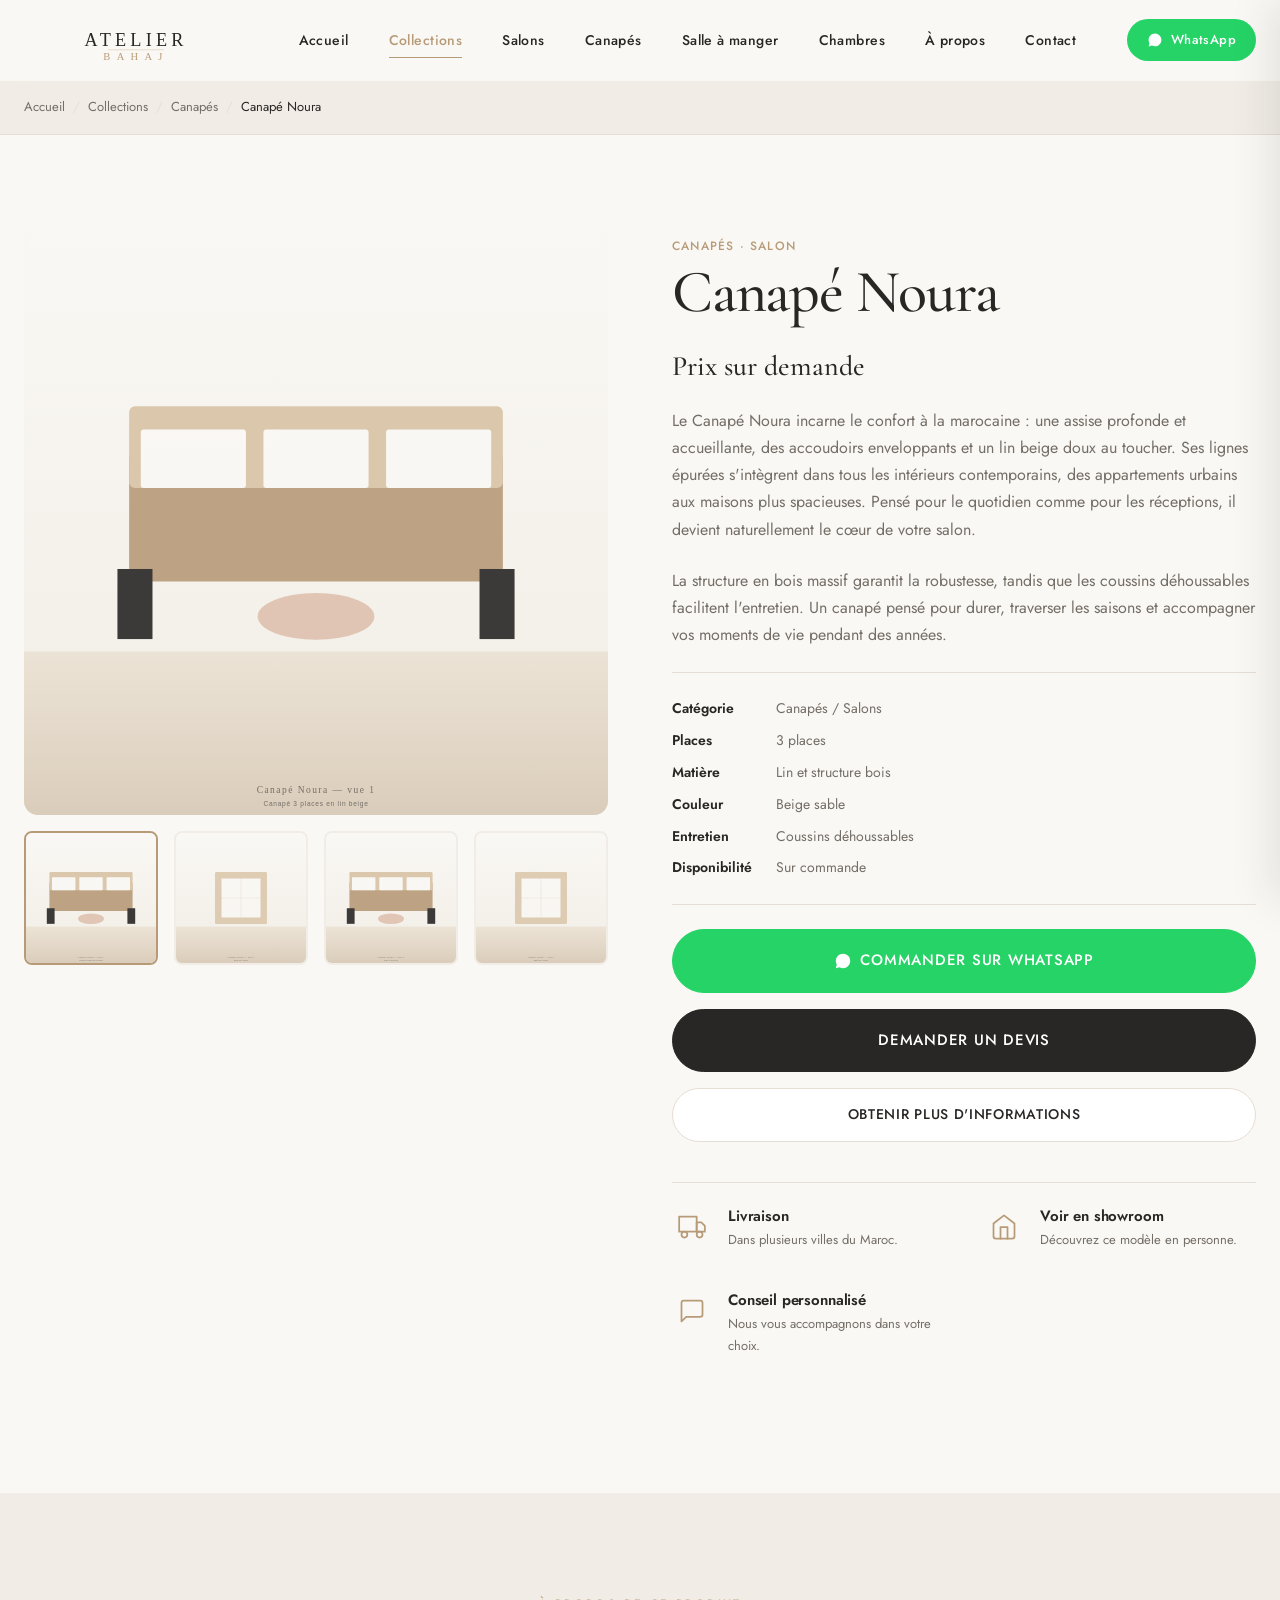
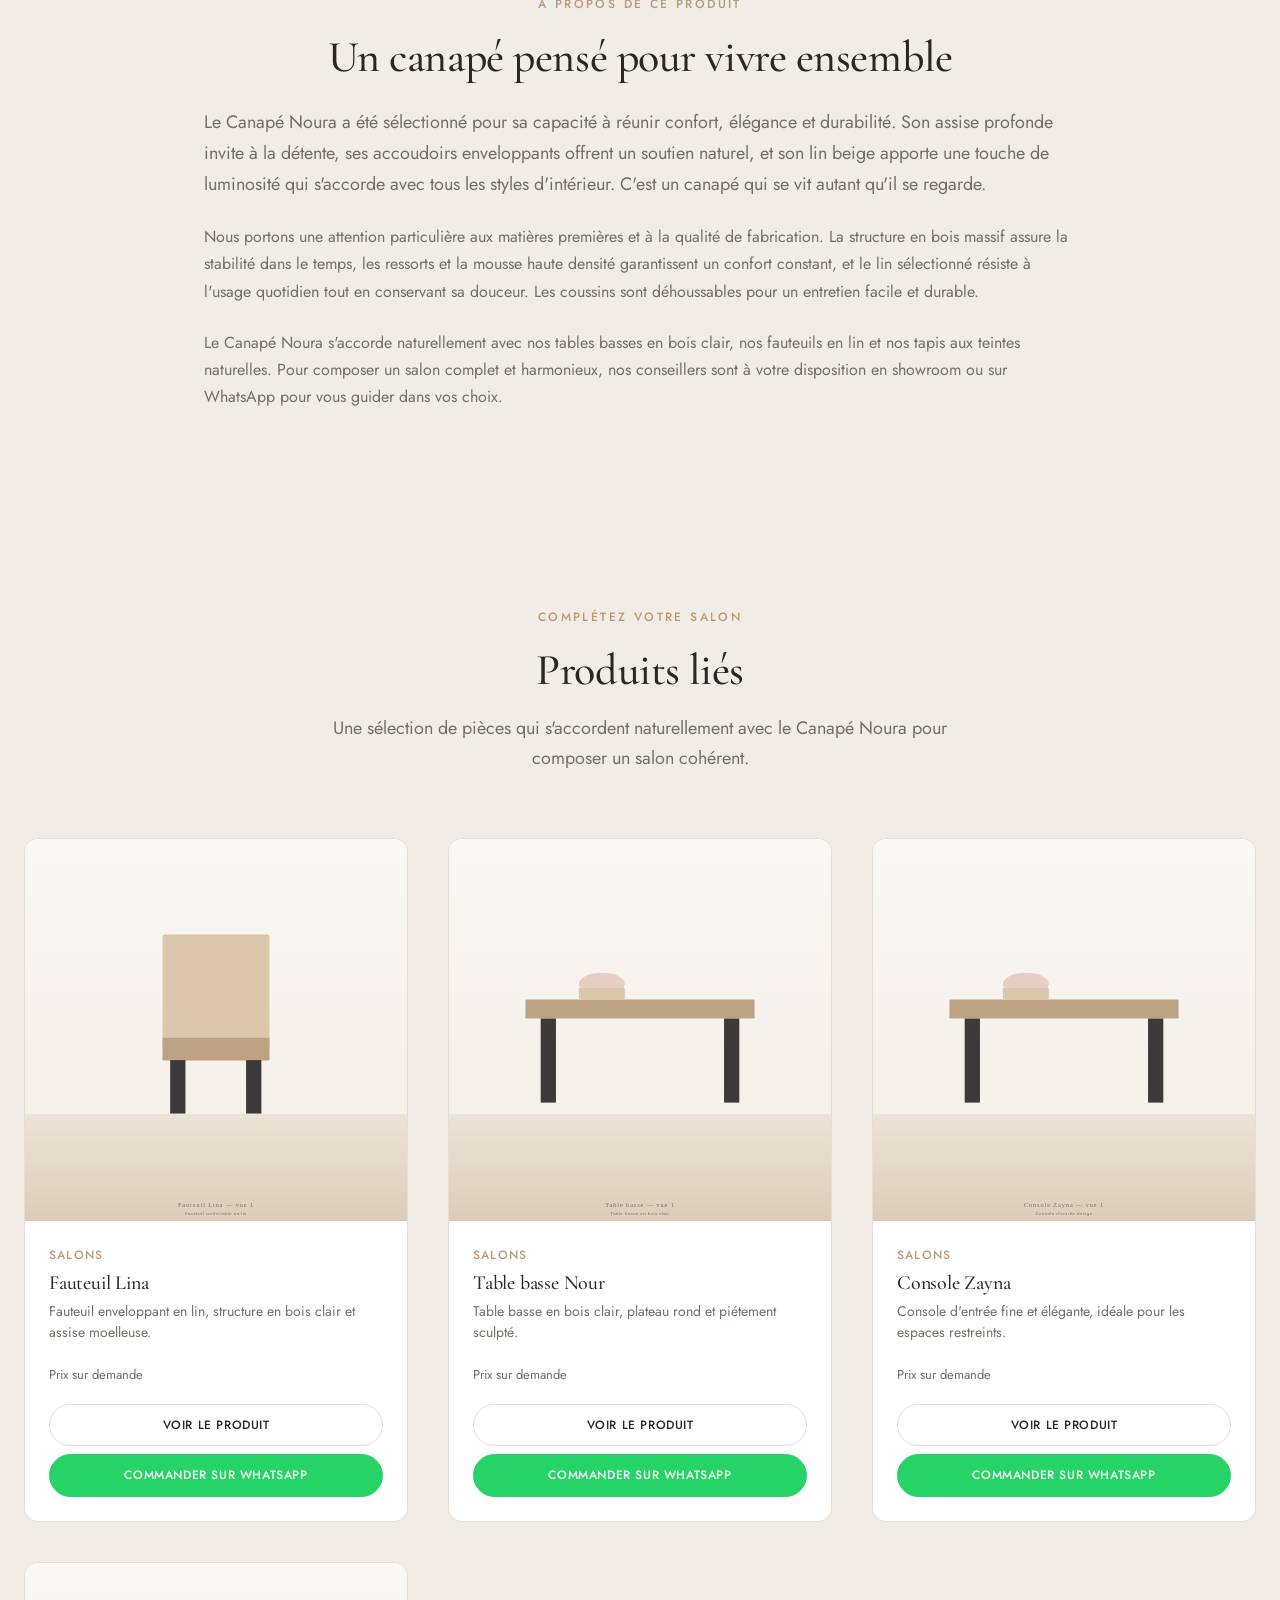
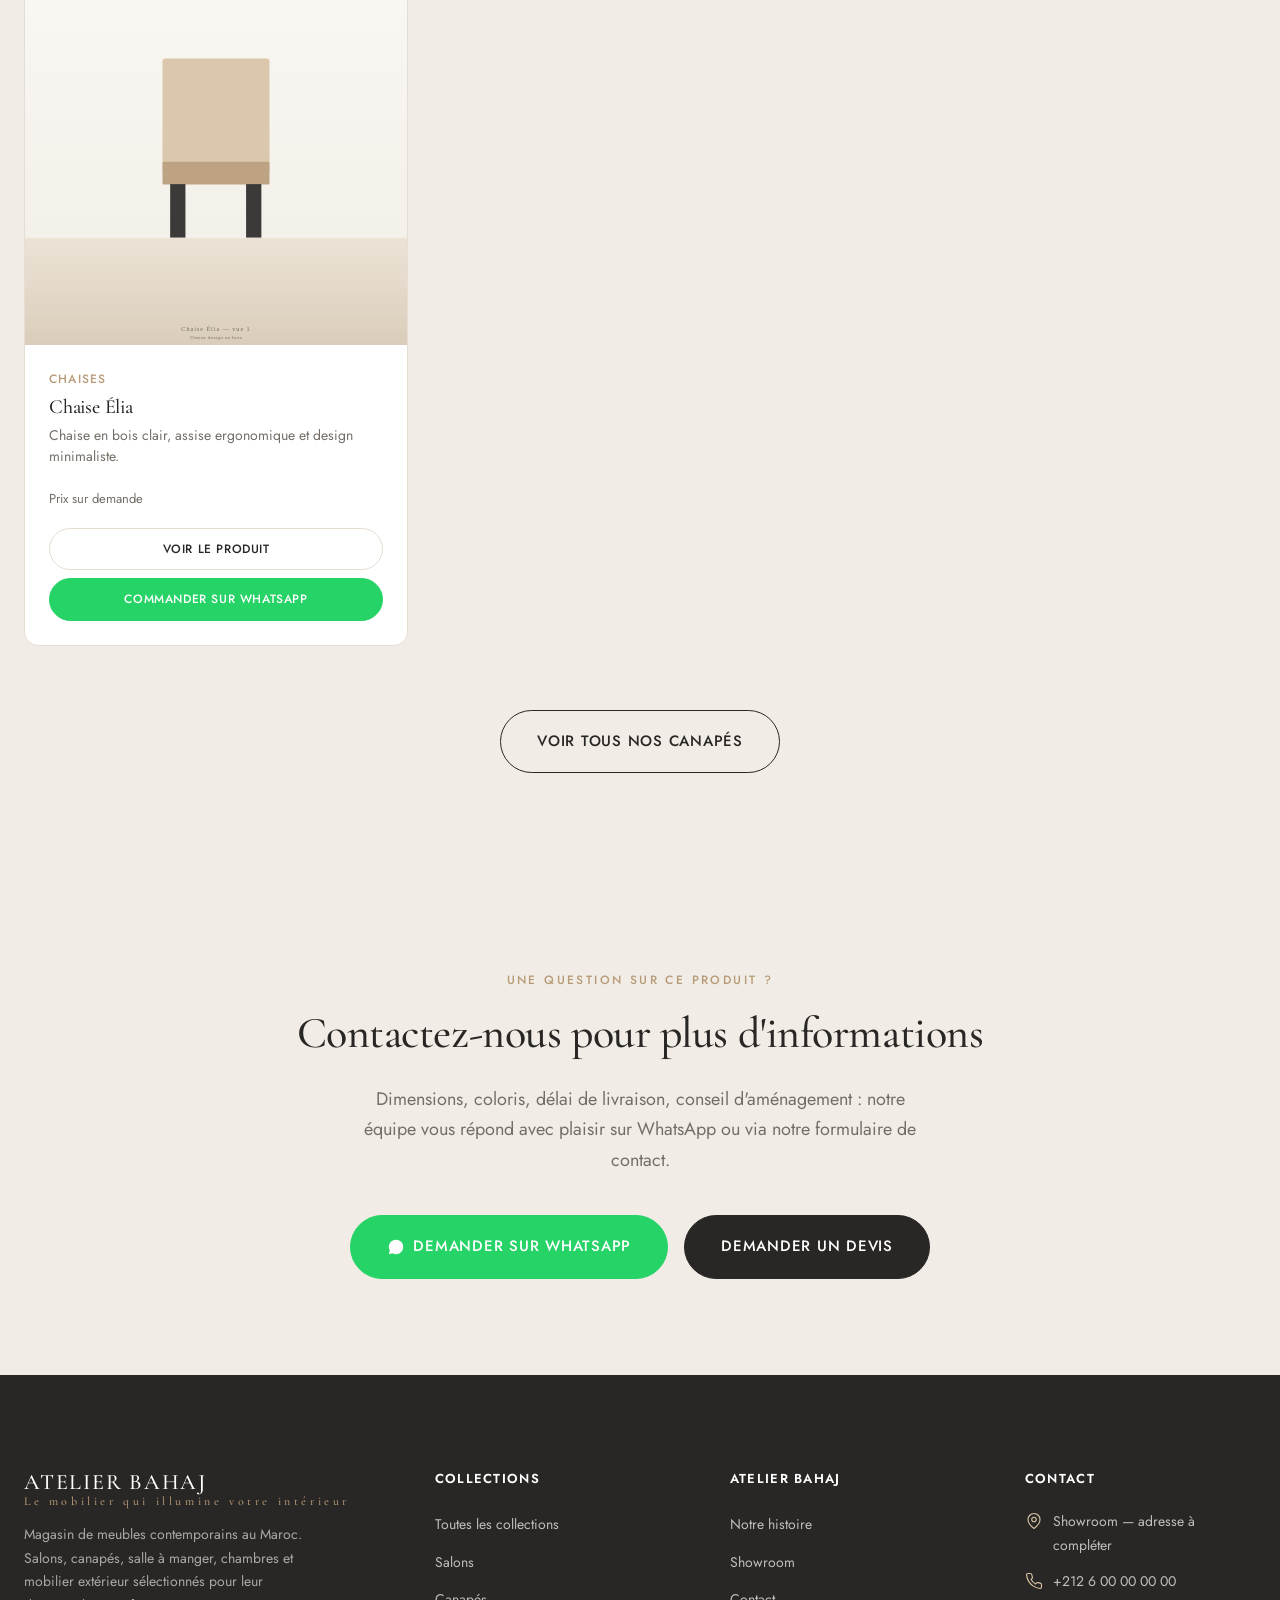
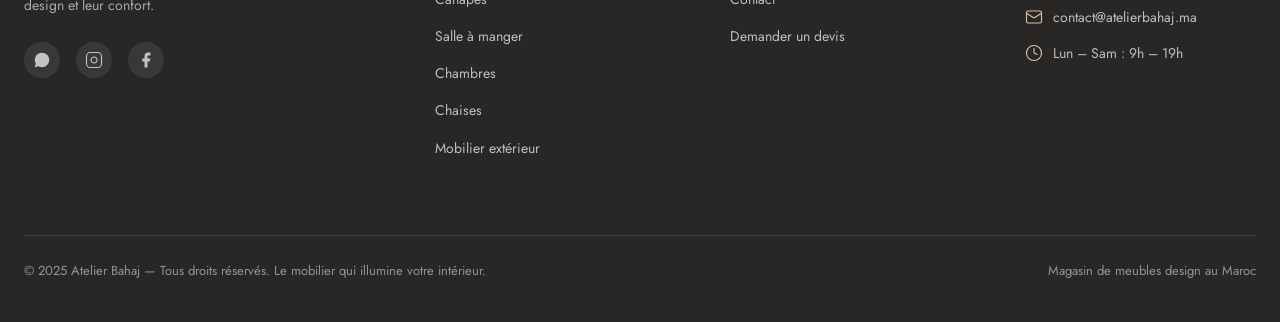
<file: produit.html>
<!DOCTYPE html>
<html lang="fr">
<head>
  <meta charset="UTF-8">
  <meta name="viewport" content="width=device-width, initial-scale=1.0">
  <title>Canapé Noura — Canapé 3 places en lin | Atelier Bahaj</title>
  <meta name="description" content="Le Canapé Noura est un canapé 3 places en lin beige, assise profonde et accoudoirs enveloppants. Découvrez ce produit Atelier Bahaj et commandez sur WhatsApp.">
  <link rel="canonical" href="https://www.atelierbahaj.ma/produit.html">

  <meta property="og:type" content="product">
  <meta property="og:locale" content="fr_MA">
  <meta property="og:site_name" content="Atelier Bahaj">
  <meta property="og:title" content="Canapé Noura — Canapé 3 places en lin | Atelier Bahaj">
  <meta property="og:description" content="Canapé 3 places en lin beige, assise profonde et accoudoirs enveloppants. Mobilier design au Maroc.">
  <meta property="og:url" content="https://www.atelierbahaj.ma/produit.html">
  <meta property="og:image" content="assets/images/produits/canape-noura-01.svg">
  <meta name="twitter:card" content="summary_large_image">

  <link rel="icon" type="image/svg+xml" href="assets/logo/favicon.svg">
  <link rel="preconnect" href="https://fonts.googleapis.com">
  <link rel="preconnect" href="https://fonts.gstatic.com" crossorigin>
  <link href="https://fonts.googleapis.com/css2?family=Cormorant+Garamond:wght@400;500;600&family=Jost:wght@300;400;500;600&display=swap" rel="stylesheet">
  <link rel="stylesheet" href="style.css">
</head>
<body>
  <a href="#main" class="skip-link">Aller au contenu principal</a>

  <header class="site-header" role="banner">
    <div class="container header-inner">
      <a href="index.html" class="logo" aria-label="Atelier Bahaj — accueil">
        <img src="assets/logo/logo.svg" alt="Atelier Bahaj" height="42">
      </a>
      <nav class="main-nav" role="navigation" aria-label="Navigation principale">
        <ul class="nav-list">
          <li><a href="index.html">Accueil</a></li>
          <li><a href="collections.html">Collections</a></li>
          <li><a href="salons.html">Salons</a></li>
          <li><a href="canapes.html">Canapés</a></li>
          <li><a href="salle-a-manger.html">Salle à manger</a></li>
          <li><a href="chambres.html">Chambres</a></li>
          <li><a href="a-propos.html">À propos</a></li>
          <li><a href="contact.html">Contact</a></li>
        </ul>
      </nav>
      <div class="header-actions">
        <a href="#" class="header-whatsapp wa-general">
          <svg viewBox="0 0 32 32" fill="currentColor" aria-hidden="true"><path d="M16.001 3.2c-7.06 0-12.8 5.74-12.8 12.8 0 2.257.59 4.46 1.71 6.402L3.2 28.8l6.563-1.722a12.74 12.74 0 0 0 6.238 1.622h.005c7.06 0 12.8-5.74 12.8-12.8 0-3.42-1.332-6.635-3.75-9.052A12.71 12.71 0 0 0 16.001 3.2z"/></svg>
          WhatsApp
        </a>
        <button class="menu-toggle" aria-label="Ouvrir le menu" aria-expanded="false" aria-controls="mobile-menu">
          <svg viewBox="0 0 24 24" fill="none" stroke="currentColor" stroke-width="1.5" stroke-linecap="round"><line x1="3" y1="6" x2="21" y2="6"/><line x1="3" y1="12" x2="21" y2="12"/><line x1="3" y1="18" x2="21" y2="18"/></svg>
        </button>
      </div>
    </div>
  </header>

  <div class="menu-overlay" aria-hidden="true"></div>
  <aside class="mobile-menu" id="mobile-menu" aria-label="Menu de navigation mobile">
    <div class="mobile-menu-header">
      <img src="assets/logo/logo.svg" alt="Atelier Bahaj" height="36">
      <button class="mobile-menu-close" aria-label="Fermer le menu">
        <svg viewBox="0 0 24 24" fill="none" stroke="currentColor" stroke-width="1.5" stroke-linecap="round"><line x1="18" y1="6" x2="6" y2="18"/><line x1="6" y1="6" x2="18" y2="18"/></svg>
      </button>
    </div>
    <nav class="mobile-nav" aria-label="Navigation mobile">
      <a href="index.html">Accueil</a>
      <a href="collections.html">Collections</a>
      <a href="salons.html">Salons</a>
      <a href="canapes.html">Canapés</a>
      <a href="salle-a-manger.html">Salle à manger</a>
      <a href="chambres.html">Chambres</a>
      <a href="chaises.html">Chaises</a>
      <a href="mobilier-exterieur.html">Mobilier extérieur</a>
      <a href="a-propos.html">À propos</a>
      <a href="contact.html">Contact</a>
    </nav>
    <div class="mobile-menu-footer">
      <a href="#" class="btn btn-whatsapp btn-block wa-general">Commander sur WhatsApp</a>
      <a href="contact.html" class="btn btn-secondary btn-block">Demander un devis</a>
    </div>
  </aside>

  <nav class="breadcrumbs" aria-label="Fil d'Ariane">
    <div class="container">
      <ol class="breadcrumb-list">
        <li><a href="index.html">Accueil</a></li>
        <li><a href="collections.html">Collections</a></li>
        <li><a href="canapes.html">Canapés</a></li>
        <li aria-current="page">Canapé Noura</li>
      </ol>
    </div>
  </nav>

  <main id="main">
    <section class="section">
      <div class="container">
        <div class="product-detail">
          <!-- Gallery -->
          <div class="product-gallery">
            <div class="gallery-main">
              <img src="assets/images/produits/canape-noura-01.svg" alt="Canapé Noura 3 places en lin beige — vue principale">
            </div>
            <div class="gallery-thumbs">
              <button class="gallery-thumb active" aria-label="Vue 1 du Canapé Noura">
                <img src="assets/images/produits/canape-noura-01.svg" alt="Canapé Noura — vue de face">
              </button>
              <button class="gallery-thumb" aria-label="Vue 2 du Canapé Noura">
                <img src="assets/images/produits/canape-noura-02.svg" alt="Canapé Noura — détail de l'assise">
              </button>
              <button class="gallery-thumb" aria-label="Vue 3 du Canapé Noura">
                <img src="assets/images/produits/canape-noura-03.svg" alt="Canapé Noura — vue de profil">
              </button>
              <button class="gallery-thumb" aria-label="Vue 4 du Canapé Noura">
                <img src="assets/images/produits/canape-noura-02.svg" alt="Canapé Noura — détail du tissu">
              </button>
            </div>
          </div>

          <!-- Info -->
          <div class="product-info">
            <span class="product-category">Canapés · Salon</span>
            <h1>Canapé Noura</h1>
            <div class="product-price-large">Prix sur demande</div>

            <p class="product-desc">Le Canapé Noura incarne le confort à la marocaine : une assise profonde et accueillante, des accoudoirs enveloppants et un lin beige doux au toucher. Ses lignes épurées s'intègrent dans tous les intérieurs contemporains, des appartements urbains aux maisons plus spacieuses. Pensé pour le quotidien comme pour les réceptions, il devient naturellement le cœur de votre salon.</p>

            <p class="product-desc">La structure en bois massif garantit la robustesse, tandis que les coussins déhoussables facilitent l'entretien. Un canapé pensé pour durer, traverser les saisons et accompagner vos moments de vie pendant des années.</p>

            <div class="product-meta">
              <dl>
                <dt>Catégorie</dt>
                <dd>Canapés / Salons</dd>
                <dt>Places</dt>
                <dd>3 places</dd>
                <dt>Matière</dt>
                <dd>Lin et structure bois</dd>
                <dt>Couleur</dt>
                <dd>Beige sable</dd>
                <dt>Entretien</dt>
                <dd>Coussins déhoussables</dd>
                <dt>Disponibilité</dt>
                <dd>Sur commande</dd>
              </dl>
            </div>

            <div class="product-actions">
              <a href="#" class="btn btn-whatsapp btn-lg wa-product" data-product-name="Canapé Noura">
                <svg viewBox="0 0 32 32" fill="currentColor" aria-hidden="true" width="20" height="20"><path d="M16.001 3.2c-7.06 0-12.8 5.74-12.8 12.8 0 2.257.59 4.46 1.71 6.402L3.2 28.8l6.563-1.722a12.74 12.74 0 0 0 6.238 1.622h.005c7.06 0 12.8-5.74 12.8-12.8 0-3.42-1.332-6.635-3.75-9.052A12.71 12.71 0 0 0 16.001 3.2z"/></svg>
                Commander sur WhatsApp
              </a>
              <a href="contact.html" class="btn btn-primary btn-lg">Demander un devis</a>
              <a href="#" class="btn btn-secondary wa-general">Obtenir plus d'informations</a>
            </div>

            <div class="reassurance-grid" style="border-top: 1px solid var(--color-border); padding-top: var(--space-md); margin-top: var(--space-md);">
              <div class="reassurance-item">
                <div class="reassurance-icon">
                  <svg viewBox="0 0 24 24" fill="none" stroke="currentColor" stroke-width="1.5" stroke-linecap="round" stroke-linejoin="round"><rect x="1" y="3" width="15" height="13"/><polygon points="16 8 20 8 23 11 23 16 16 16 16 8"/><circle cx="5.5" cy="18.5" r="2.5"/><circle cx="18.5" cy="18.5" r="2.5"/></svg>
                </div>
                <div>
                  <h4>Livraison</h4>
                  <p>Dans plusieurs villes du Maroc.</p>
                </div>
              </div>
              <div class="reassurance-item">
                <div class="reassurance-icon">
                  <svg viewBox="0 0 24 24" fill="none" stroke="currentColor" stroke-width="1.5" stroke-linecap="round" stroke-linejoin="round"><path d="M3 9 12 2l9 7v11a2 2 0 0 1-2 2H5a2 2 0 0 1-2-2z"/><polyline points="9 22 9 12 15 12 15 22"/></svg>
                </div>
                <div>
                  <h4>Voir en showroom</h4>
                  <p>Découvrez ce modèle en personne.</p>
                </div>
              </div>
              <div class="reassurance-item">
                <div class="reassurance-icon">
                  <svg viewBox="0 0 24 24" fill="none" stroke="currentColor" stroke-width="1.5" stroke-linecap="round" stroke-linejoin="round"><path d="M21 15a2 2 0 0 1-2 2H7l-4 4V5a2 2 0 0 1 2-2h14a2 2 0 0 1 2 2z"/></svg>
                </div>
                <div>
                  <h4>Conseil personnalisé</h4>
                  <p>Nous vous accompagnons dans votre choix.</p>
                </div>
              </div>
            </div>
          </div>
        </div>
      </div>
    </section>

    <!-- Product description long-form -->
    <section class="section section-soft">
      <div class="container container-narrow text-center">
        <span class="eyebrow">À propos de ce produit</span>
        <h2>Un canapé pensé pour vivre ensemble</h2>
        <p class="lead" style="margin-top: var(--space-md); text-align: left;">Le Canapé Noura a été sélectionné pour sa capacité à réunir confort, élégance et durabilité. Son assise profonde invite à la détente, ses accoudoirs enveloppants offrent un soutien naturel, et son lin beige apporte une touche de luminosité qui s'accorde avec tous les styles d'intérieur. C'est un canapé qui se vit autant qu'il se regarde.</p>
        <p style="text-align: left; margin-top: var(--space-md);">Nous portons une attention particulière aux matières premières et à la qualité de fabrication. La structure en bois massif assure la stabilité dans le temps, les ressorts et la mousse haute densité garantissent un confort constant, et le lin sélectionné résiste à l'usage quotidien tout en conservant sa douceur. Les coussins sont déhoussables pour un entretien facile et durable.</p>
        <p style="text-align: left; margin-top: var(--space-md);">Le Canapé Noura s'accorde naturellement avec nos tables basses en bois clair, nos fauteuils en lin et nos tapis aux teintes naturelles. Pour composer un salon complet et harmonieux, nos conseillers sont à votre disposition en showroom ou sur WhatsApp pour vous guider dans vos choix.</p>
      </div>
    </section>

    <!-- Related products -->
    <section class="related-products">
      <div class="container">
        <div class="section-header">
          <span class="eyebrow">Complétez votre salon</span>
          <h2>Produits liés</h2>
          <p class="lead">Une sélection de pièces qui s'accordent naturellement avec le Canapé Noura pour composer un salon cohérent.</p>
        </div>

        <div class="product-grid">
          <article class="product-card">
            <div class="product-card-image">
              <a href="produit.html">
                <img src="assets/images/produits/fauteuil-lina-01.svg" alt="Fauteuil Lina en lin beige avec structure en bois clair">
              </a>
            </div>
            <div class="product-card-body">
              <span class="product-category">Salons</span>
              <h3 class="product-name">Fauteuil Lina</h3>
              <p class="product-desc">Fauteuil enveloppant en lin, structure en bois clair et assise moelleuse.</p>
              <div class="product-price"><span class="price-label">Prix sur demande</span></div>
              <div class="product-card-actions">
                <a href="produit.html" class="btn btn-secondary btn-sm">Voir le produit</a>
                <a href="#" class="btn btn-whatsapp btn-sm wa-product" data-product-name="Fauteuil Lina">Commander sur WhatsApp</a>
              </div>
            </div>
          </article>

          <article class="product-card">
            <div class="product-card-image">
              <a href="produit.html">
                <img src="assets/images/produits/table-basse-01.svg" alt="Table basse en bois clair au design contemporain">
              </a>
            </div>
            <div class="product-card-body">
              <span class="product-category">Salons</span>
              <h3 class="product-name">Table basse Nour</h3>
              <p class="product-desc">Table basse en bois clair, plateau rond et piétement sculpté.</p>
              <div class="product-price"><span class="price-label">Prix sur demande</span></div>
              <div class="product-card-actions">
                <a href="produit.html" class="btn btn-secondary btn-sm">Voir le produit</a>
                <a href="#" class="btn btn-whatsapp btn-sm wa-product" data-product-name="Table basse Nour">Commander sur WhatsApp</a>
              </div>
            </div>
          </article>

          <article class="product-card">
            <div class="product-card-image">
              <a href="produit.html">
                <img src="assets/images/produits/console-zayna-01.svg" alt="Console Zayna d'entrée en bois clair au design épuré">
              </a>
            </div>
            <div class="product-card-body">
              <span class="product-category">Salons</span>
              <h3 class="product-name">Console Zayna</h3>
              <p class="product-desc">Console d'entrée fine et élégante, idéale pour les espaces restreints.</p>
              <div class="product-price"><span class="price-label">Prix sur demande</span></div>
              <div class="product-card-actions">
                <a href="produit.html" class="btn btn-secondary btn-sm">Voir le produit</a>
                <a href="#" class="btn btn-whatsapp btn-sm wa-product" data-product-name="Console Zayna">Commander sur WhatsApp</a>
              </div>
            </div>
          </article>

          <article class="product-card">
            <div class="product-card-image">
              <a href="produit.html">
                <img src="assets/images/produits/chaise-elia-01.svg" alt="Chaise Élia design en bois clair pour salle à manger">
              </a>
            </div>
            <div class="product-card-body">
              <span class="product-category">Chaises</span>
              <h3 class="product-name">Chaise Élia</h3>
              <p class="product-desc">Chaise en bois clair, assise ergonomique et design minimaliste.</p>
              <div class="product-price"><span class="price-label">Prix sur demande</span></div>
              <div class="product-card-actions">
                <a href="produit.html" class="btn btn-secondary btn-sm">Voir le produit</a>
                <a href="#" class="btn btn-whatsapp btn-sm wa-product" data-product-name="Chaise Élia">Commander sur WhatsApp</a>
              </div>
            </div>
          </article>
        </div>

        <div class="text-center mt-xl">
          <a href="canapes.html" class="btn btn-outline btn-lg">Voir tous nos canapés</a>
        </div>
      </div>
    </section>

    <section class="cta-section">
      <div class="container">
        <span class="eyebrow">Une question sur ce produit ?</span>
        <h2>Contactez-nous pour plus d'informations</h2>
        <p class="lead">Dimensions, coloris, délai de livraison, conseil d'aménagement : notre équipe vous répond avec plaisir sur WhatsApp ou via notre formulaire de contact.</p>
        <div class="cta-actions">
          <a href="#" class="btn btn-whatsapp btn-lg wa-product" data-product-name="Canapé Noura">
            <svg viewBox="0 0 32 32" fill="currentColor" aria-hidden="true" width="20" height="20"><path d="M16.001 3.2c-7.06 0-12.8 5.74-12.8 12.8 0 2.257.59 4.46 1.71 6.402L3.2 28.8l6.563-1.722a12.74 12.74 0 0 0 6.238 1.622h.005c7.06 0 12.8-5.74 12.8-12.8 0-3.42-1.332-6.635-3.75-9.052A12.71 12.71 0 0 0 16.001 3.2z"/></svg>
            Demander sur WhatsApp
          </a>
          <a href="contact.html" class="btn btn-primary btn-lg">Demander un devis</a>
        </div>
      </div>
    </section>
  </main>

  <footer class="site-footer" role="contentinfo">
    <div class="container">
      <div class="footer-grid">
        <div class="footer-brand">
          <div class="logo-text">ATELIER BAHAJ<span>Le mobilier qui illumine votre intérieur</span></div>
          <p>Magasin de meubles contemporains au Maroc. Salons, canapés, salle à manger, chambres et mobilier extérieur sélectionnés pour leur design et leur confort.</p>
          <div class="footer-social mt-md">
            <a href="#" class="wa-general" aria-label="WhatsApp Atelier Bahaj"><svg viewBox="0 0 32 32" fill="currentColor" aria-hidden="true"><path d="M16.001 3.2c-7.06 0-12.8 5.74-12.8 12.8 0 2.257.59 4.46 1.71 6.402L3.2 28.8l6.563-1.722a12.74 12.74 0 0 0 6.238 1.622h.005c7.06 0 12.8-5.74 12.8-12.8 0-3.42-1.332-6.635-3.75-9.052A12.71 12.71 0 0 0 16.001 3.2z"/></svg></a>
            <a href="#" aria-label="Instagram Atelier Bahaj"><svg viewBox="0 0 24 24" fill="none" stroke="currentColor" stroke-width="1.5"><rect x="2" y="2" width="20" height="20" rx="5"/><path d="M16 11.37A4 4 0 1 1 12.63 8 4 4 0 0 1 16 11.37z"/><line x1="17.5" y1="6.5" x2="17.51" y2="6.5"/></svg></a>
            <a href="#" aria-label="Facebook Atelier Bahaj"><svg viewBox="0 0 24 24" fill="currentColor" aria-hidden="true"><path d="M18 2h-3a5 5 0 0 0-5 5v3H7v4h3v8h4v-8h3l1-4h-4V7a1 1 0 0 1 1-1h3z"/></svg></a>
          </div>
        </div>
        <div class="footer-col">
          <h4>Collections</h4>
          <ul>
            <li><a href="collections.html">Toutes les collections</a></li>
            <li><a href="salons.html">Salons</a></li>
            <li><a href="canapes.html">Canapés</a></li>
            <li><a href="salle-a-manger.html">Salle à manger</a></li>
            <li><a href="chambres.html">Chambres</a></li>
            <li><a href="chaises.html">Chaises</a></li>
            <li><a href="mobilier-exterieur.html">Mobilier extérieur</a></li>
          </ul>
        </div>
        <div class="footer-col">
          <h4>Atelier Bahaj</h4>
          <ul>
            <li><a href="a-propos.html">Notre histoire</a></li>
            <li><a href="a-propos.html#showroom">Showroom</a></li>
            <li><a href="contact.html">Contact</a></li>
            <li><a href="contact.html">Demander un devis</a></li>
          </ul>
        </div>
        <div class="footer-col">
          <h4>Contact</h4>
          <div class="footer-contact-item"><svg viewBox="0 0 24 24" fill="none" stroke="currentColor" stroke-width="1.5" stroke-linecap="round" stroke-linejoin="round"><path d="M20 10c0 6-8 12-8 12s-8-6-8-12a8 8 0 0 1 16 0Z"/><circle cx="12" cy="10" r="3"/></svg><span>Showroom — adresse à compléter</span></div>
          <div class="footer-contact-item"><svg viewBox="0 0 24 24" fill="none" stroke="currentColor" stroke-width="1.5" stroke-linecap="round" stroke-linejoin="round"><path d="M22 16.92v3a2 2 0 0 1-2.18 2 19.79 19.79 0 0 1-8.63-3.07 19.5 19.5 0 0 1-6-6 19.79 19.79 0 0 1-3.07-8.67A2 2 0 0 1 4.11 2h3a2 2 0 0 1 2 1.72 12.84 12.84 0 0 0 .7 2.81 2 2 0 0 1-.45 2.11L8.09 9.91a16 16 0 0 0 6 6l1.27-1.27a2 2 0 0 1 2.11-.45 12.84 12.84 0 0 0 2.81.7A2 2 0 0 1 22 16.92z"/></svg><span>+212 6 00 00 00 00</span></div>
          <div class="footer-contact-item"><svg viewBox="0 0 24 24" fill="none" stroke="currentColor" stroke-width="1.5" stroke-linecap="round" stroke-linejoin="round"><rect x="2" y="4" width="20" height="16" rx="2"/><path d="m22 7-8.97 5.7a1.94 1.94 0 0 1-2.06 0L2 7"/></svg><span>contact@atelierbahaj.ma</span></div>
          <div class="footer-contact-item"><svg viewBox="0 0 24 24" fill="none" stroke="currentColor" stroke-width="1.5" stroke-linecap="round" stroke-linejoin="round"><circle cx="12" cy="12" r="10"/><polyline points="12 6 12 12 16 14"/></svg><span>Lun – Sam : 9h – 19h</span></div>
        </div>
      </div>
      <div class="footer-bottom">
        <p>&copy; 2025 Atelier Bahaj — Tous droits réservés. Le mobilier qui illumine votre intérieur.</p>
        <p>Magasin de meubles design au Maroc</p>
      </div>
    </div>
  </footer>

  <script src="script.js"></script>
</body>
</html>
</file>
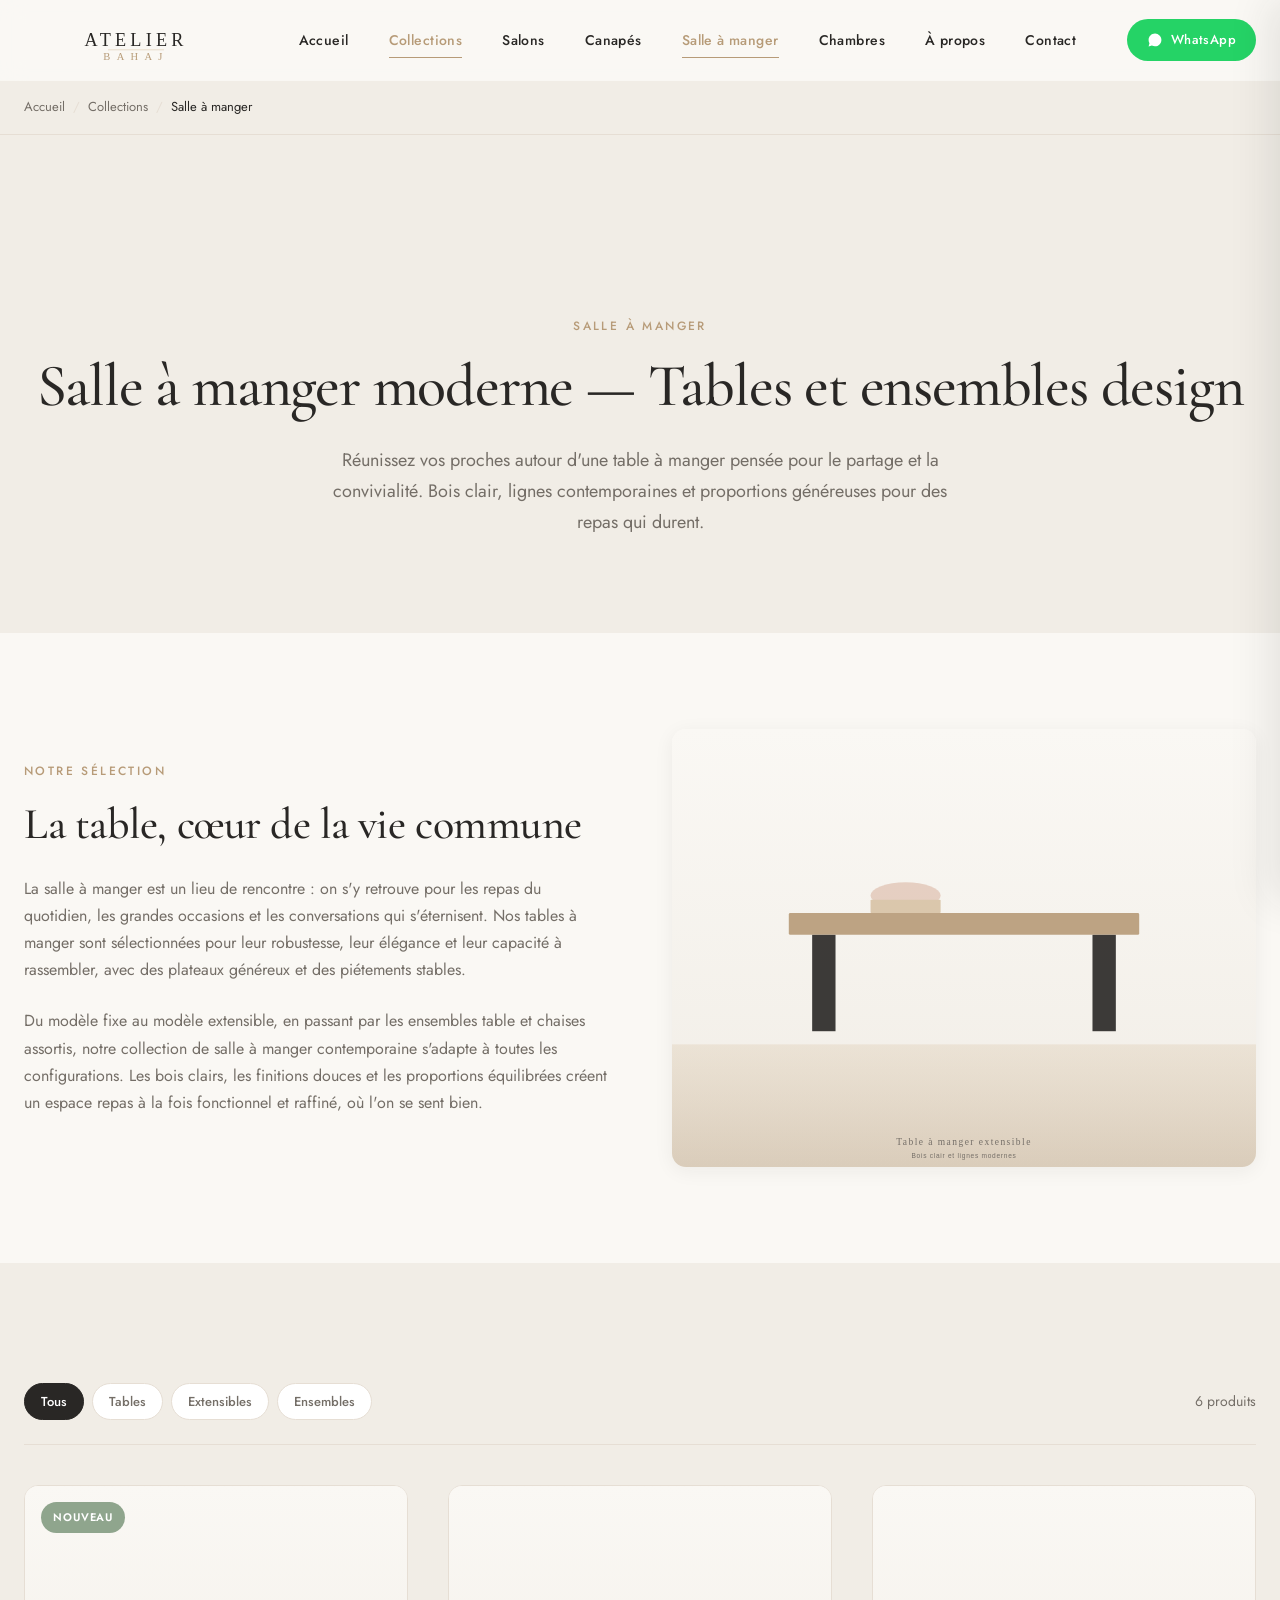
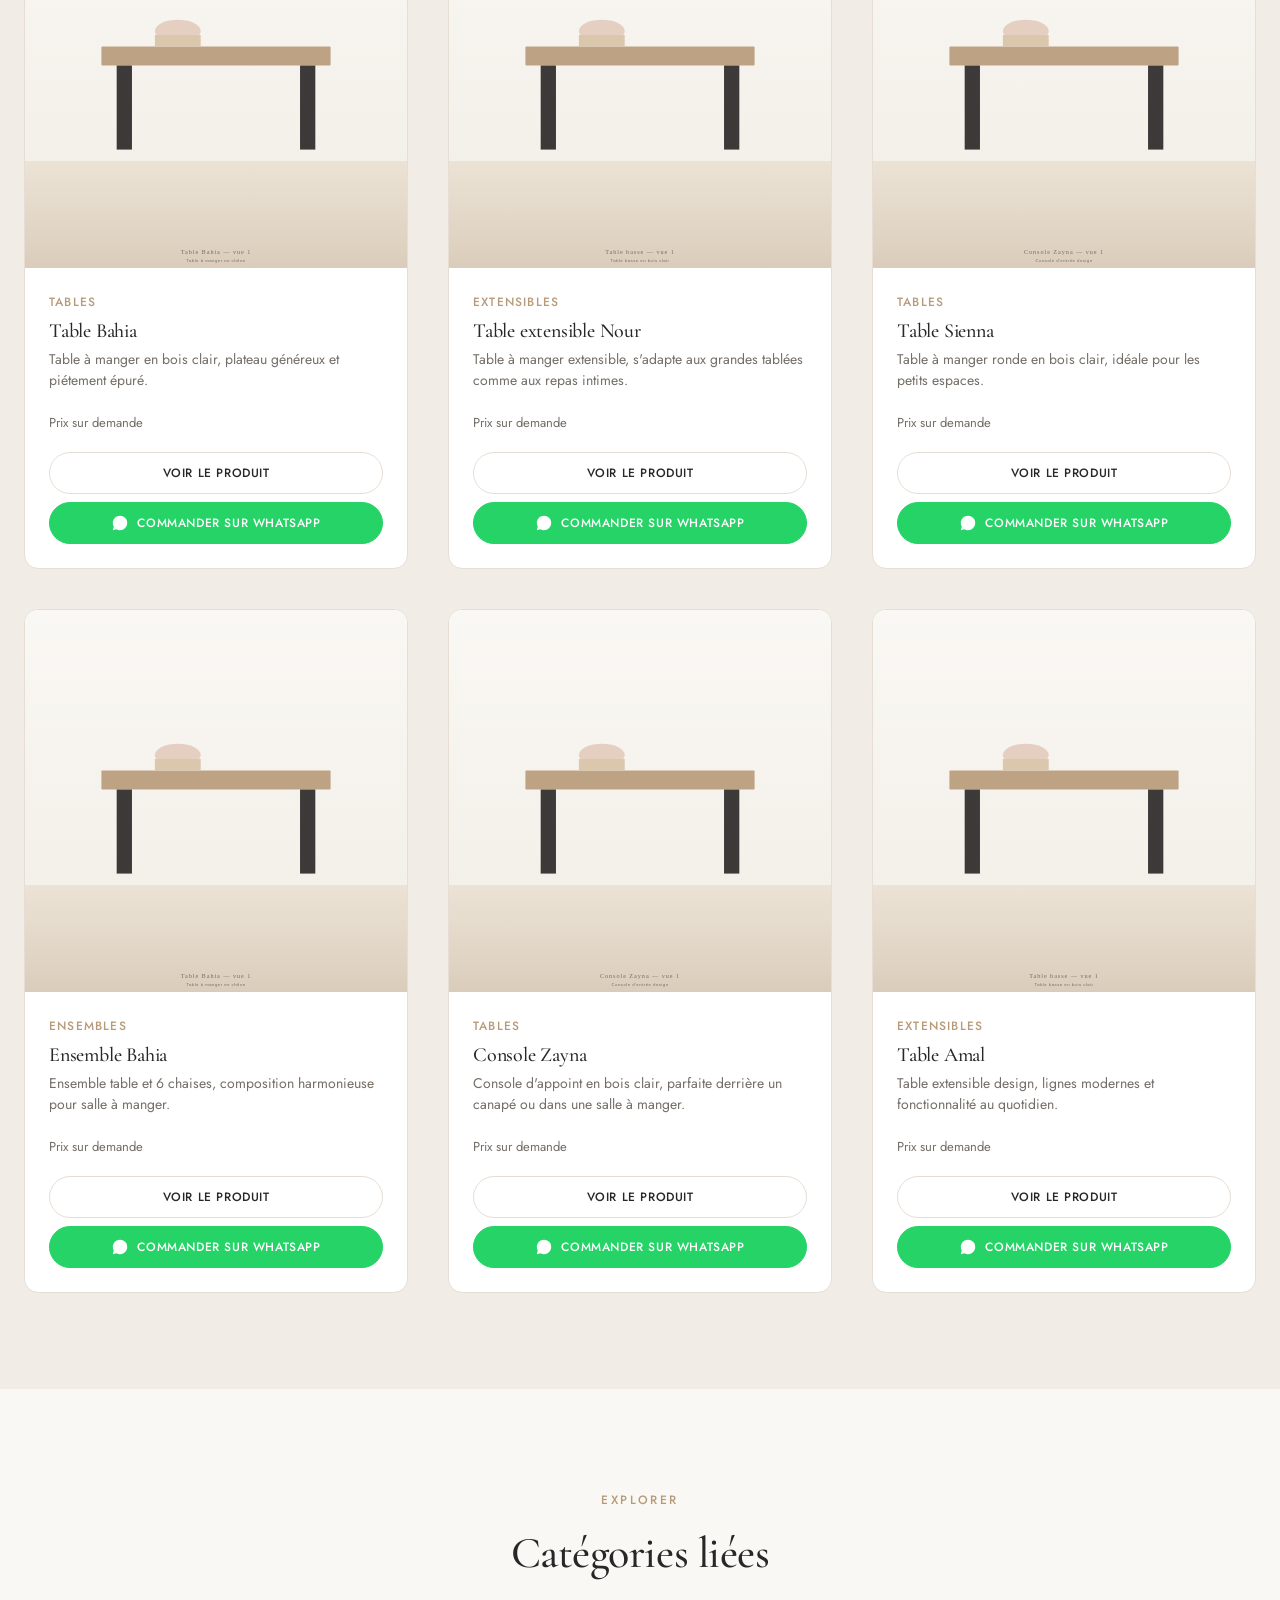
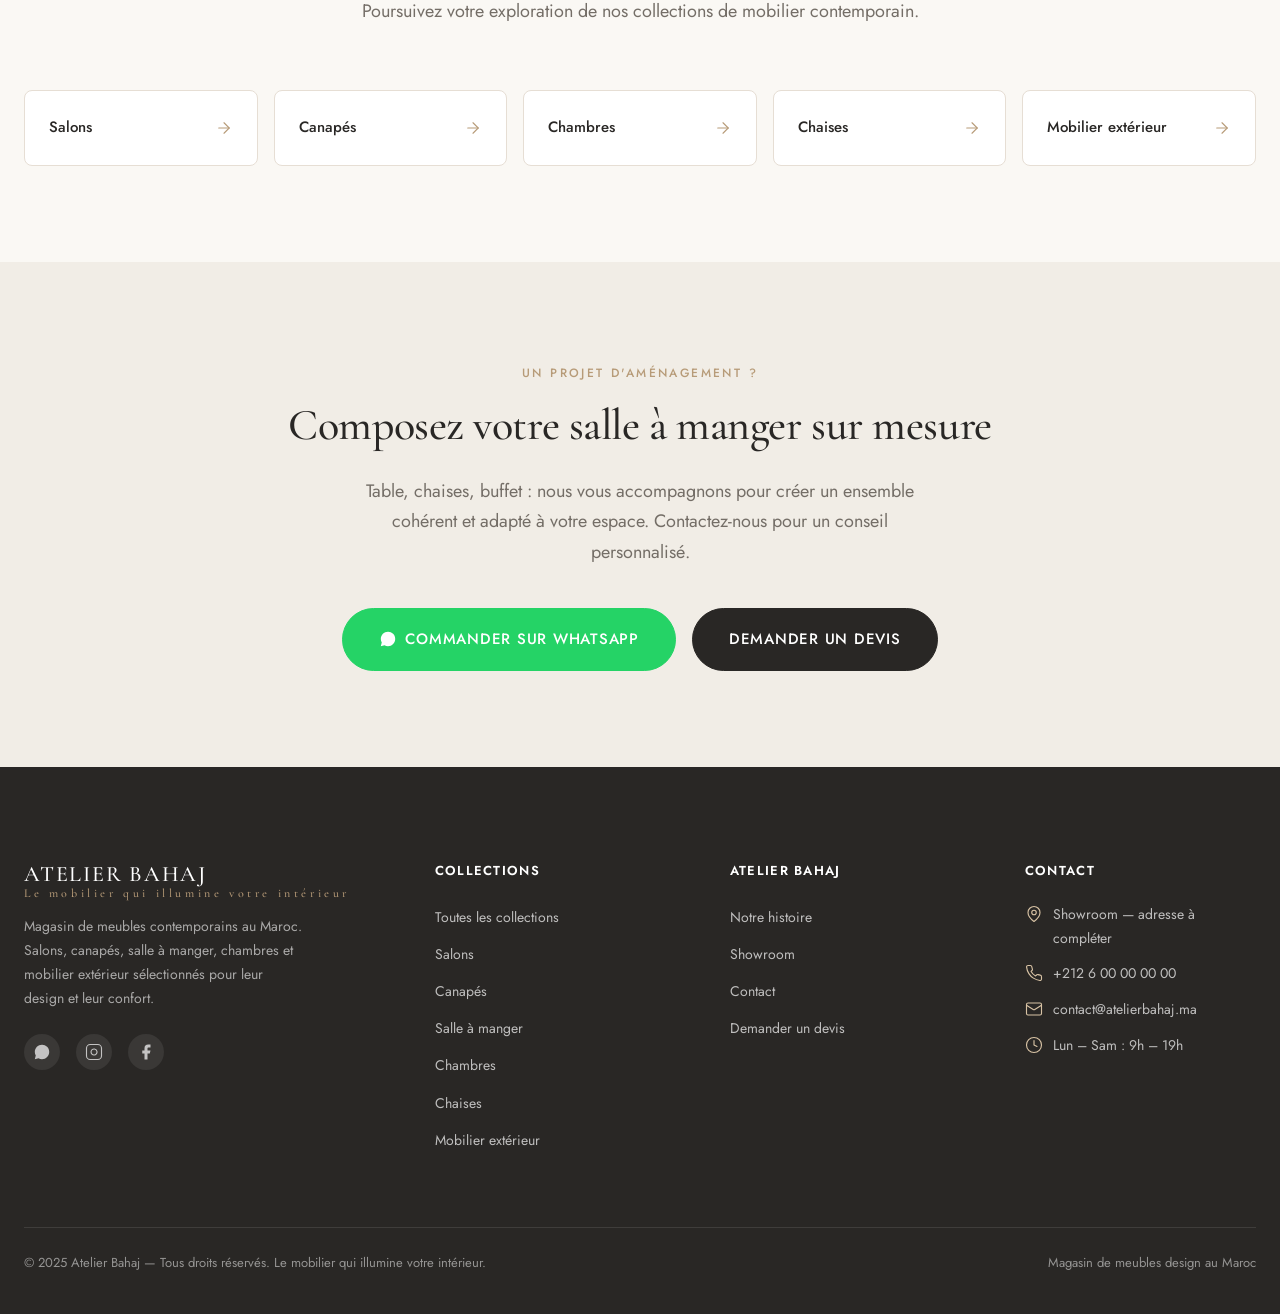
<file: salle-a-manger.html>
<!DOCTYPE html>
<html lang="fr">
<head>
  <meta charset="UTF-8">
  <meta name="viewport" content="width=device-width, initial-scale=1.0">
  <title>Salle à manger moderne au Maroc — Table à manger design | Atelier Bahaj</title>
  <meta name="description" content="Découvrez nos salles à manger modernes au Maroc : tables à manger design, tables extensibles et ensembles repas. Mobilier de salle à manger contemporain et chaleureux.">
  <link rel="canonical" href="https://www.atelierbahaj.ma/salle-a-manger.html">

  <meta property="og:type" content="website">
  <meta property="og:locale" content="fr_MA">
  <meta property="og:site_name" content="Atelier Bahaj">
  <meta property="og:title" content="Salle à manger moderne au Maroc — Atelier Bahaj">
  <meta property="og:description" content="Découvrez nos salles à manger modernes au Maroc : tables à manger design, tables extensibles et ensembles repas. Mobilier de salle à manger contemporain et chaleureux.">
  <meta property="og:url" content="https://www.atelierbahaj.ma/salle-a-manger.html">
  <meta property="og:image" content="assets/images/salle-a-manger/table-bahia-chene.svg">
  <meta name="twitter:card" content="summary_large_image">

  <link rel="icon" type="image/svg+xml" href="assets/logo/favicon.svg">
  <link rel="preconnect" href="https://fonts.googleapis.com">
  <link rel="preconnect" href="https://fonts.gstatic.com" crossorigin>
  <link href="https://fonts.googleapis.com/css2?family=Cormorant+Garamond:wght@400;500;600&family=Jost:wght@300;400;500;600&display=swap" rel="stylesheet">
  <link rel="stylesheet" href="style.css">
</head>
<body>
  <a href="#main" class="skip-link">Aller au contenu principal</a>

  <header class="site-header" role="banner">
    <div class="container header-inner">
      <a href="index.html" class="logo" aria-label="Atelier Bahaj — accueil">
        <img src="assets/logo/logo.svg" alt="Atelier Bahaj" height="42">
      </a>
      <nav class="main-nav" role="navigation" aria-label="Navigation principale">
        <ul class="nav-list">
          <li><a href="index.html">Accueil</a></li>
          <li><a href="collections.html">Collections</a></li>
          <li><a href="salons.html">Salons</a></li>
          <li><a href="canapes.html">Canapés</a></li>
          <li><a href="salle-a-manger.html">Salle à manger</a></li>
          <li><a href="chambres.html">Chambres</a></li>
          <li><a href="a-propos.html">À propos</a></li>
          <li><a href="contact.html">Contact</a></li>
        </ul>
      </nav>
      <div class="header-actions">
        <a href="#" class="header-whatsapp wa-general">
          <svg viewBox="0 0 32 32" fill="currentColor" aria-hidden="true"><path d="M16.001 3.2c-7.06 0-12.8 5.74-12.8 12.8 0 2.257.59 4.46 1.71 6.402L3.2 28.8l6.563-1.722a12.74 12.74 0 0 0 6.238 1.622h.005c7.06 0 12.8-5.74 12.8-12.8 0-3.42-1.332-6.635-3.75-9.052A12.71 12.71 0 0 0 16.001 3.2z"/></svg>
          WhatsApp
        </a>
        <button class="menu-toggle" aria-label="Ouvrir le menu" aria-expanded="false" aria-controls="mobile-menu">
          <svg viewBox="0 0 24 24" fill="none" stroke="currentColor" stroke-width="1.5" stroke-linecap="round"><line x1="3" y1="6" x2="21" y2="6"/><line x1="3" y1="12" x2="21" y2="12"/><line x1="3" y1="18" x2="21" y2="18"/></svg>
        </button>
      </div>
    </div>
  </header>

  <div class="menu-overlay" aria-hidden="true"></div>
  <aside class="mobile-menu" id="mobile-menu" aria-label="Menu de navigation mobile">
    <div class="mobile-menu-header">
      <img src="assets/logo/logo.svg" alt="Atelier Bahaj" height="36">
      <button class="mobile-menu-close" aria-label="Fermer le menu">
        <svg viewBox="0 0 24 24" fill="none" stroke="currentColor" stroke-width="1.5" stroke-linecap="round"><line x1="18" y1="6" x2="6" y2="18"/><line x1="6" y1="6" x2="18" y2="18"/></svg>
      </button>
    </div>
    <nav class="mobile-nav" aria-label="Navigation mobile">
      <a href="index.html">Accueil</a>
      <a href="collections.html">Collections</a>
      <a href="salons.html">Salons</a>
      <a href="canapes.html">Canapés</a>
      <a href="salle-a-manger.html">Salle à manger</a>
      <a href="chambres.html">Chambres</a>
      <a href="chaises.html">Chaises</a>
      <a href="mobilier-exterieur.html">Mobilier extérieur</a>
      <a href="a-propos.html">À propos</a>
      <a href="contact.html">Contact</a>
    </nav>
    <div class="mobile-menu-footer">
      <a href="#" class="btn btn-whatsapp btn-block wa-general">Commander sur WhatsApp</a>
      <a href="contact.html" class="btn btn-secondary btn-block">Demander un devis</a>
    </div>
  </aside>

  <nav class="breadcrumbs" aria-label="Fil d'Ariane">
    <div class="container">
      <ol class="breadcrumb-list">
        <li><a href="index.html">Accueil</a></li>
        <li><a href="collections.html">Collections</a></li>
        <li aria-current="page">Salle à manger</li>
      </ol>
    </div>
  </nav>

  <main id="main">
    <section class="page-hero">
      <div class="container">
        <span class="eyebrow">Salle à manger</span>
        <h1>Salle à manger moderne — Tables et ensembles design</h1>
        <p class="lead">Réunissez vos proches autour d'une table à manger pensée pour le partage et la convivialité. Bois clair, lignes contemporaines et proportions généreuses pour des repas qui durent.</p>
      </div>
    </section>

    <section class="section">
      <div class="container">
        <div class="editorial">
          <div class="editorial-content">
            <span class="eyebrow">Notre sélection</span>
            <h2>La table, cœur de la vie commune</h2>
            <p>La salle à manger est un lieu de rencontre : on s'y retrouve pour les repas du quotidien, les grandes occasions et les conversations qui s'éternisent. Nos tables à manger sont sélectionnées pour leur robustesse, leur élégance et leur capacité à rassembler, avec des plateaux généreux et des piétements stables.</p>
            <p>Du modèle fixe au modèle extensible, en passant par les ensembles table et chaises assortis, notre collection de salle à manger contemporaine s'adapte à toutes les configurations. Les bois clairs, les finitions douces et les proportions équilibrées créent un espace repas à la fois fonctionnel et raffiné, où l'on se sent bien.</p>
          </div>
          <div class="editorial-image">
            <img src="assets/images/salle-a-manger/table-manger-extensible.svg" alt="Table à manger extensible en bois clair avec chaises design">
          </div>
        </div>
      </div>
    </section>

    <section class="section section-soft">
      <div class="container">
        <div class="filter-bar">
          <div class="filter-tags">
            <button class="filter-tag active" data-filter="all">Tous</button>
            <button class="filter-tag" data-filter="tables">Tables</button><button class="filter-tag" data-filter="extensibles">Extensibles</button><button class="filter-tag" data-filter="ensembles">Ensembles</button>
          </div>
          <span class="filter-count">6 produits</span>
        </div>

        <div class="product-grid">
          <article class="product-card" data-category="tables">
            <div class="product-card-image">
              <span class="product-badge new">Nouveau</span>
              <a href="produit.html">
                <img src="assets/images/produits/table-bahia-01.svg" alt="Table Bahia à manger en bois clair">
              </a>
            </div>
            <div class="product-card-body">
              <span class="product-category">Tables</span>
              <h3 class="product-name">Table Bahia</h3>
              <p class="product-desc">Table à manger en bois clair, plateau généreux et piétement épuré.</p>
              <div class="product-price"><span class="price-label">Prix sur demande</span></div>
              <div class="product-card-actions">
                <a href="produit.html" class="btn btn-secondary btn-sm">Voir le produit</a>
                <a href="#" class="btn btn-whatsapp btn-sm wa-product" data-product-name="Table Bahia"><svg viewBox="0 0 32 32" fill="currentColor" aria-hidden="true" width="16" height="16"><path d="M16.001 3.2c-7.06 0-12.8 5.74-12.8 12.8 0 2.257.59 4.46 1.71 6.402L3.2 28.8l6.563-1.722a12.74 12.74 0 0 0 6.238 1.622h.005c7.06 0 12.8-5.74 12.8-12.8 0-3.42-1.332-6.635-3.75-9.052A12.71 12.71 0 0 0 16.001 3.2z"/></svg>Commander sur WhatsApp</a>
              </div>
            </div>
          </article>
          <article class="product-card" data-category="extensibles">
            <div class="product-card-image">
              
              <a href="produit.html">
                <img src="assets/images/produits/table-basse-01.svg" alt="Table à manger extensible Nour en bois clair">
              </a>
            </div>
            <div class="product-card-body">
              <span class="product-category">Extensibles</span>
              <h3 class="product-name">Table extensible Nour</h3>
              <p class="product-desc">Table à manger extensible, s'adapte aux grandes tablées comme aux repas intimes.</p>
              <div class="product-price"><span class="price-label">Prix sur demande</span></div>
              <div class="product-card-actions">
                <a href="produit.html" class="btn btn-secondary btn-sm">Voir le produit</a>
                <a href="#" class="btn btn-whatsapp btn-sm wa-product" data-product-name="Table extensible Nour"><svg viewBox="0 0 32 32" fill="currentColor" aria-hidden="true" width="16" height="16"><path d="M16.001 3.2c-7.06 0-12.8 5.74-12.8 12.8 0 2.257.59 4.46 1.71 6.402L3.2 28.8l6.563-1.722a12.74 12.74 0 0 0 6.238 1.622h.005c7.06 0 12.8-5.74 12.8-12.8 0-3.42-1.332-6.635-3.75-9.052A12.71 12.71 0 0 0 16.001 3.2z"/></svg>Commander sur WhatsApp</a>
              </div>
            </div>
          </article>
          <article class="product-card" data-category="tables">
            <div class="product-card-image">
              
              <a href="produit.html">
                <img src="assets/images/produits/console-zayna-01.svg" alt="Table Sienna ronde pour petite salle à manger">
              </a>
            </div>
            <div class="product-card-body">
              <span class="product-category">Tables</span>
              <h3 class="product-name">Table Sienna</h3>
              <p class="product-desc">Table à manger ronde en bois clair, idéale pour les petits espaces.</p>
              <div class="product-price"><span class="price-label">Prix sur demande</span></div>
              <div class="product-card-actions">
                <a href="produit.html" class="btn btn-secondary btn-sm">Voir le produit</a>
                <a href="#" class="btn btn-whatsapp btn-sm wa-product" data-product-name="Table Sienna"><svg viewBox="0 0 32 32" fill="currentColor" aria-hidden="true" width="16" height="16"><path d="M16.001 3.2c-7.06 0-12.8 5.74-12.8 12.8 0 2.257.59 4.46 1.71 6.402L3.2 28.8l6.563-1.722a12.74 12.74 0 0 0 6.238 1.622h.005c7.06 0 12.8-5.74 12.8-12.8 0-3.42-1.332-6.635-3.75-9.052A12.71 12.71 0 0 0 16.001 3.2z"/></svg>Commander sur WhatsApp</a>
              </div>
            </div>
          </article>
          <article class="product-card" data-category="ensembles">
            <div class="product-card-image">
              
              <a href="produit.html">
                <img src="assets/images/produits/table-bahia-01.svg" alt="Ensemble table Bahia et 6 chaises pour salle à manger">
              </a>
            </div>
            <div class="product-card-body">
              <span class="product-category">Ensembles</span>
              <h3 class="product-name">Ensemble Bahia</h3>
              <p class="product-desc">Ensemble table et 6 chaises, composition harmonieuse pour salle à manger.</p>
              <div class="product-price"><span class="price-label">Prix sur demande</span></div>
              <div class="product-card-actions">
                <a href="produit.html" class="btn btn-secondary btn-sm">Voir le produit</a>
                <a href="#" class="btn btn-whatsapp btn-sm wa-product" data-product-name="Ensemble Bahia"><svg viewBox="0 0 32 32" fill="currentColor" aria-hidden="true" width="16" height="16"><path d="M16.001 3.2c-7.06 0-12.8 5.74-12.8 12.8 0 2.257.59 4.46 1.71 6.402L3.2 28.8l6.563-1.722a12.74 12.74 0 0 0 6.238 1.622h.005c7.06 0 12.8-5.74 12.8-12.8 0-3.42-1.332-6.635-3.75-9.052A12.71 12.71 0 0 0 16.001 3.2z"/></svg>Commander sur WhatsApp</a>
              </div>
            </div>
          </article>
          <article class="product-card" data-category="tables">
            <div class="product-card-image">
              
              <a href="produit.html">
                <img src="assets/images/produits/console-zayna-01.svg" alt="Console Zayna en bois clair pour salle à manger">
              </a>
            </div>
            <div class="product-card-body">
              <span class="product-category">Tables</span>
              <h3 class="product-name">Console Zayna</h3>
              <p class="product-desc">Console d'appoint en bois clair, parfaite derrière un canapé ou dans une salle à manger.</p>
              <div class="product-price"><span class="price-label">Prix sur demande</span></div>
              <div class="product-card-actions">
                <a href="produit.html" class="btn btn-secondary btn-sm">Voir le produit</a>
                <a href="#" class="btn btn-whatsapp btn-sm wa-product" data-product-name="Console Zayna"><svg viewBox="0 0 32 32" fill="currentColor" aria-hidden="true" width="16" height="16"><path d="M16.001 3.2c-7.06 0-12.8 5.74-12.8 12.8 0 2.257.59 4.46 1.71 6.402L3.2 28.8l6.563-1.722a12.74 12.74 0 0 0 6.238 1.622h.005c7.06 0 12.8-5.74 12.8-12.8 0-3.42-1.332-6.635-3.75-9.052A12.71 12.71 0 0 0 16.001 3.2z"/></svg>Commander sur WhatsApp</a>
              </div>
            </div>
          </article>
          <article class="product-card" data-category="extensibles">
            <div class="product-card-image">
              
              <a href="produit.html">
                <img src="assets/images/produits/table-basse-01.svg" alt="Table extensible Amal au design moderne">
              </a>
            </div>
            <div class="product-card-body">
              <span class="product-category">Extensibles</span>
              <h3 class="product-name">Table Amal</h3>
              <p class="product-desc">Table extensible design, lignes modernes et fonctionnalité au quotidien.</p>
              <div class="product-price"><span class="price-label">Prix sur demande</span></div>
              <div class="product-card-actions">
                <a href="produit.html" class="btn btn-secondary btn-sm">Voir le produit</a>
                <a href="#" class="btn btn-whatsapp btn-sm wa-product" data-product-name="Table Amal"><svg viewBox="0 0 32 32" fill="currentColor" aria-hidden="true" width="16" height="16"><path d="M16.001 3.2c-7.06 0-12.8 5.74-12.8 12.8 0 2.257.59 4.46 1.71 6.402L3.2 28.8l6.563-1.722a12.74 12.74 0 0 0 6.238 1.622h.005c7.06 0 12.8-5.74 12.8-12.8 0-3.42-1.332-6.635-3.75-9.052A12.71 12.71 0 0 0 16.001 3.2z"/></svg>Commander sur WhatsApp</a>
              </div>
            </div>
          </article>
        </div>
      </div>
    </section>

    <section class="section">
      <div class="container">
        <div class="section-header">
          <span class="eyebrow">Explorer</span>
          <h2>Catégories liées</h2>
          <p class="lead">Poursuivez votre exploration de nos collections de mobilier contemporain.</p>
        </div>
        <div class="related-cats">
            <a href="salons.html" class="related-cat-link">
              <span>Salons</span>
              <svg viewBox="0 0 24 24" fill="none" stroke="currentColor" stroke-width="1.5" stroke-linecap="round"><line x1="5" y1="12" x2="19" y2="12"/><polyline points="12 5 19 12 12 19"/></svg>
            </a>
            <a href="canapes.html" class="related-cat-link">
              <span>Canapés</span>
              <svg viewBox="0 0 24 24" fill="none" stroke="currentColor" stroke-width="1.5" stroke-linecap="round"><line x1="5" y1="12" x2="19" y2="12"/><polyline points="12 5 19 12 12 19"/></svg>
            </a>
            <a href="chambres.html" class="related-cat-link">
              <span>Chambres</span>
              <svg viewBox="0 0 24 24" fill="none" stroke="currentColor" stroke-width="1.5" stroke-linecap="round"><line x1="5" y1="12" x2="19" y2="12"/><polyline points="12 5 19 12 12 19"/></svg>
            </a>
            <a href="chaises.html" class="related-cat-link">
              <span>Chaises</span>
              <svg viewBox="0 0 24 24" fill="none" stroke="currentColor" stroke-width="1.5" stroke-linecap="round"><line x1="5" y1="12" x2="19" y2="12"/><polyline points="12 5 19 12 12 19"/></svg>
            </a>
            <a href="mobilier-exterieur.html" class="related-cat-link">
              <span>Mobilier extérieur</span>
              <svg viewBox="0 0 24 24" fill="none" stroke="currentColor" stroke-width="1.5" stroke-linecap="round"><line x1="5" y1="12" x2="19" y2="12"/><polyline points="12 5 19 12 12 19"/></svg>
            </a>

        </div>
      </div>
    </section>

    <section class="cta-section">
      <div class="container">
        <span class="eyebrow">Un projet d'aménagement ?</span>
        <h2>Composez votre salle à manger sur mesure</h2>
        <p class="lead">Table, chaises, buffet : nous vous accompagnons pour créer un ensemble cohérent et adapté à votre espace. Contactez-nous pour un conseil personnalisé.</p>
        <div class="cta-actions">
          <a href="#" class="btn btn-whatsapp btn-lg wa-general">
            <svg viewBox="0 0 32 32" fill="currentColor" aria-hidden="true" width="20" height="20"><path d="M16.001 3.2c-7.06 0-12.8 5.74-12.8 12.8 0 2.257.59 4.46 1.71 6.402L3.2 28.8l6.563-1.722a12.74 12.74 0 0 0 6.238 1.622h.005c7.06 0 12.8-5.74 12.8-12.8 0-3.42-1.332-6.635-3.75-9.052A12.71 12.71 0 0 0 16.001 3.2z"/></svg>
            Commander sur WhatsApp
          </a>
          <a href="contact.html" class="btn btn-primary btn-lg">Demander un devis</a>
        </div>
      </div>
    </section>
  </main>

  <footer class="site-footer" role="contentinfo">
    <div class="container">
      <div class="footer-grid">
        <div class="footer-brand">
          <div class="logo-text">ATELIER BAHAJ<span>Le mobilier qui illumine votre intérieur</span></div>
          <p>Magasin de meubles contemporains au Maroc. Salons, canapés, salle à manger, chambres et mobilier extérieur sélectionnés pour leur design et leur confort.</p>
          <div class="footer-social mt-md">
            <a href="#" class="wa-general" aria-label="WhatsApp Atelier Bahaj"><svg viewBox="0 0 32 32" fill="currentColor" aria-hidden="true"><path d="M16.001 3.2c-7.06 0-12.8 5.74-12.8 12.8 0 2.257.59 4.46 1.71 6.402L3.2 28.8l6.563-1.722a12.74 12.74 0 0 0 6.238 1.622h.005c7.06 0 12.8-5.74 12.8-12.8 0-3.42-1.332-6.635-3.75-9.052A12.71 12.71 0 0 0 16.001 3.2z"/></svg></a>
            <a href="#" aria-label="Instagram Atelier Bahaj"><svg viewBox="0 0 24 24" fill="none" stroke="currentColor" stroke-width="1.5"><rect x="2" y="2" width="20" height="20" rx="5"/><path d="M16 11.37A4 4 0 1 1 12.63 8 4 4 0 0 1 16 11.37z"/><line x1="17.5" y1="6.5" x2="17.51" y2="6.5"/></svg></a>
            <a href="#" aria-label="Facebook Atelier Bahaj"><svg viewBox="0 0 24 24" fill="currentColor" aria-hidden="true"><path d="M18 2h-3a5 5 0 0 0-5 5v3H7v4h3v8h4v-8h3l1-4h-4V7a1 1 0 0 1 1-1h3z"/></svg></a>
          </div>
        </div>
        <div class="footer-col">
          <h4>Collections</h4>
          <ul>
            <li><a href="collections.html">Toutes les collections</a></li>
            <li><a href="salons.html">Salons</a></li>
            <li><a href="canapes.html">Canapés</a></li>
            <li><a href="salle-a-manger.html">Salle à manger</a></li>
            <li><a href="chambres.html">Chambres</a></li>
            <li><a href="chaises.html">Chaises</a></li>
            <li><a href="mobilier-exterieur.html">Mobilier extérieur</a></li>
          </ul>
        </div>
        <div class="footer-col">
          <h4>Atelier Bahaj</h4>
          <ul>
            <li><a href="a-propos.html">Notre histoire</a></li>
            <li><a href="a-propos.html#showroom">Showroom</a></li>
            <li><a href="contact.html">Contact</a></li>
            <li><a href="contact.html">Demander un devis</a></li>
          </ul>
        </div>
        <div class="footer-col">
          <h4>Contact</h4>
          <div class="footer-contact-item"><svg viewBox="0 0 24 24" fill="none" stroke="currentColor" stroke-width="1.5" stroke-linecap="round" stroke-linejoin="round"><path d="M20 10c0 6-8 12-8 12s-8-6-8-12a8 8 0 0 1 16 0Z"/><circle cx="12" cy="10" r="3"/></svg><span>Showroom — adresse à compléter</span></div>
          <div class="footer-contact-item"><svg viewBox="0 0 24 24" fill="none" stroke="currentColor" stroke-width="1.5" stroke-linecap="round" stroke-linejoin="round"><path d="M22 16.92v3a2 2 0 0 1-2.18 2 19.79 19.79 0 0 1-8.63-3.07 19.5 19.5 0 0 1-6-6 19.79 19.79 0 0 1-3.07-8.67A2 2 0 0 1 4.11 2h3a2 2 0 0 1 2 1.72 12.84 12.84 0 0 0 .7 2.81 2 2 0 0 1-.45 2.11L8.09 9.91a16 16 0 0 0 6 6l1.27-1.27a2 2 0 0 1 2.11-.45 12.84 12.84 0 0 0 2.81.7A2 2 0 0 1 22 16.92z"/></svg><span>+212 6 00 00 00 00</span></div>
          <div class="footer-contact-item"><svg viewBox="0 0 24 24" fill="none" stroke="currentColor" stroke-width="1.5" stroke-linecap="round" stroke-linejoin="round"><rect x="2" y="4" width="20" height="16" rx="2"/><path d="m22 7-8.97 5.7a1.94 1.94 0 0 1-2.06 0L2 7"/></svg><span>contact@atelierbahaj.ma</span></div>
          <div class="footer-contact-item"><svg viewBox="0 0 24 24" fill="none" stroke="currentColor" stroke-width="1.5" stroke-linecap="round" stroke-linejoin="round"><circle cx="12" cy="12" r="10"/><polyline points="12 6 12 12 16 14"/></svg><span>Lun – Sam : 9h – 19h</span></div>
        </div>
      </div>
      <div class="footer-bottom">
        <p>&copy; 2025 Atelier Bahaj — Tous droits réservés. Le mobilier qui illumine votre intérieur.</p>
        <p>Magasin de meubles design au Maroc</p>
      </div>
    </div>
  </footer>

  <script src="script.js"></script>
</body>
</html>
</file>
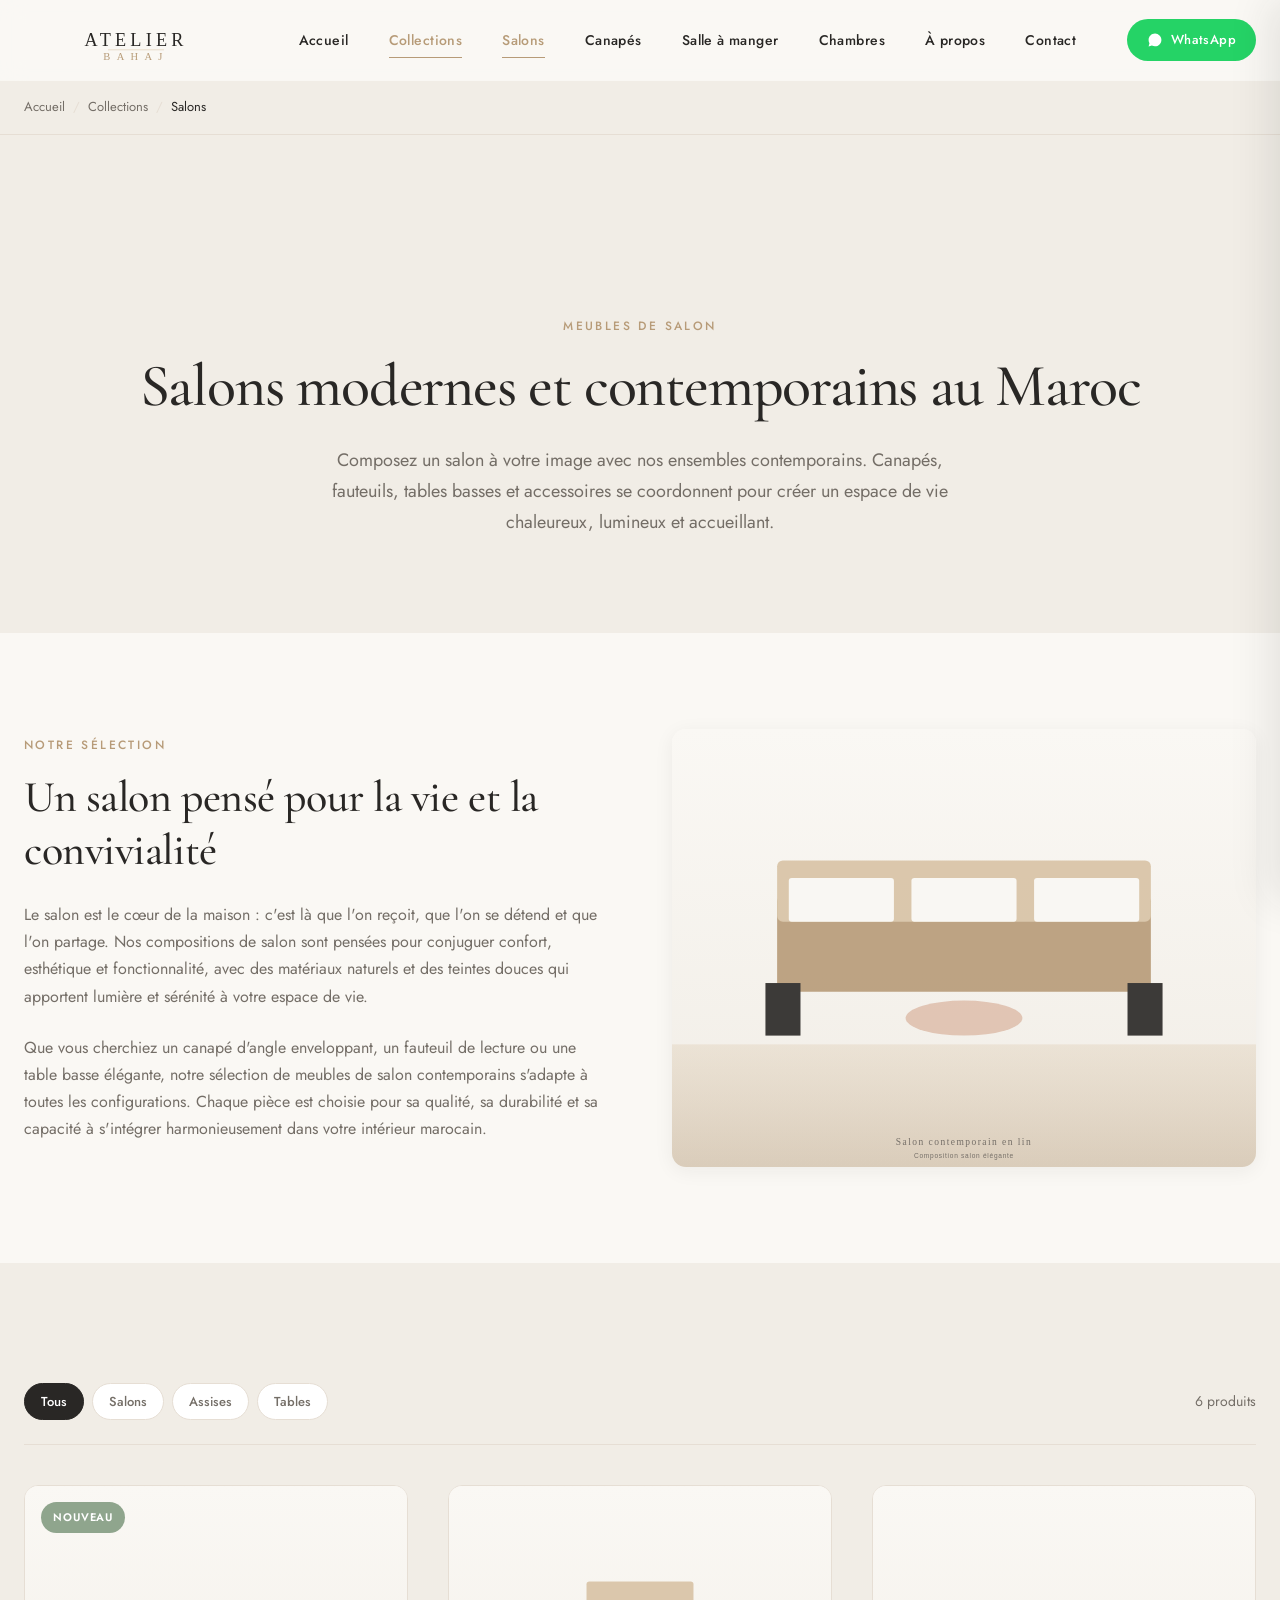
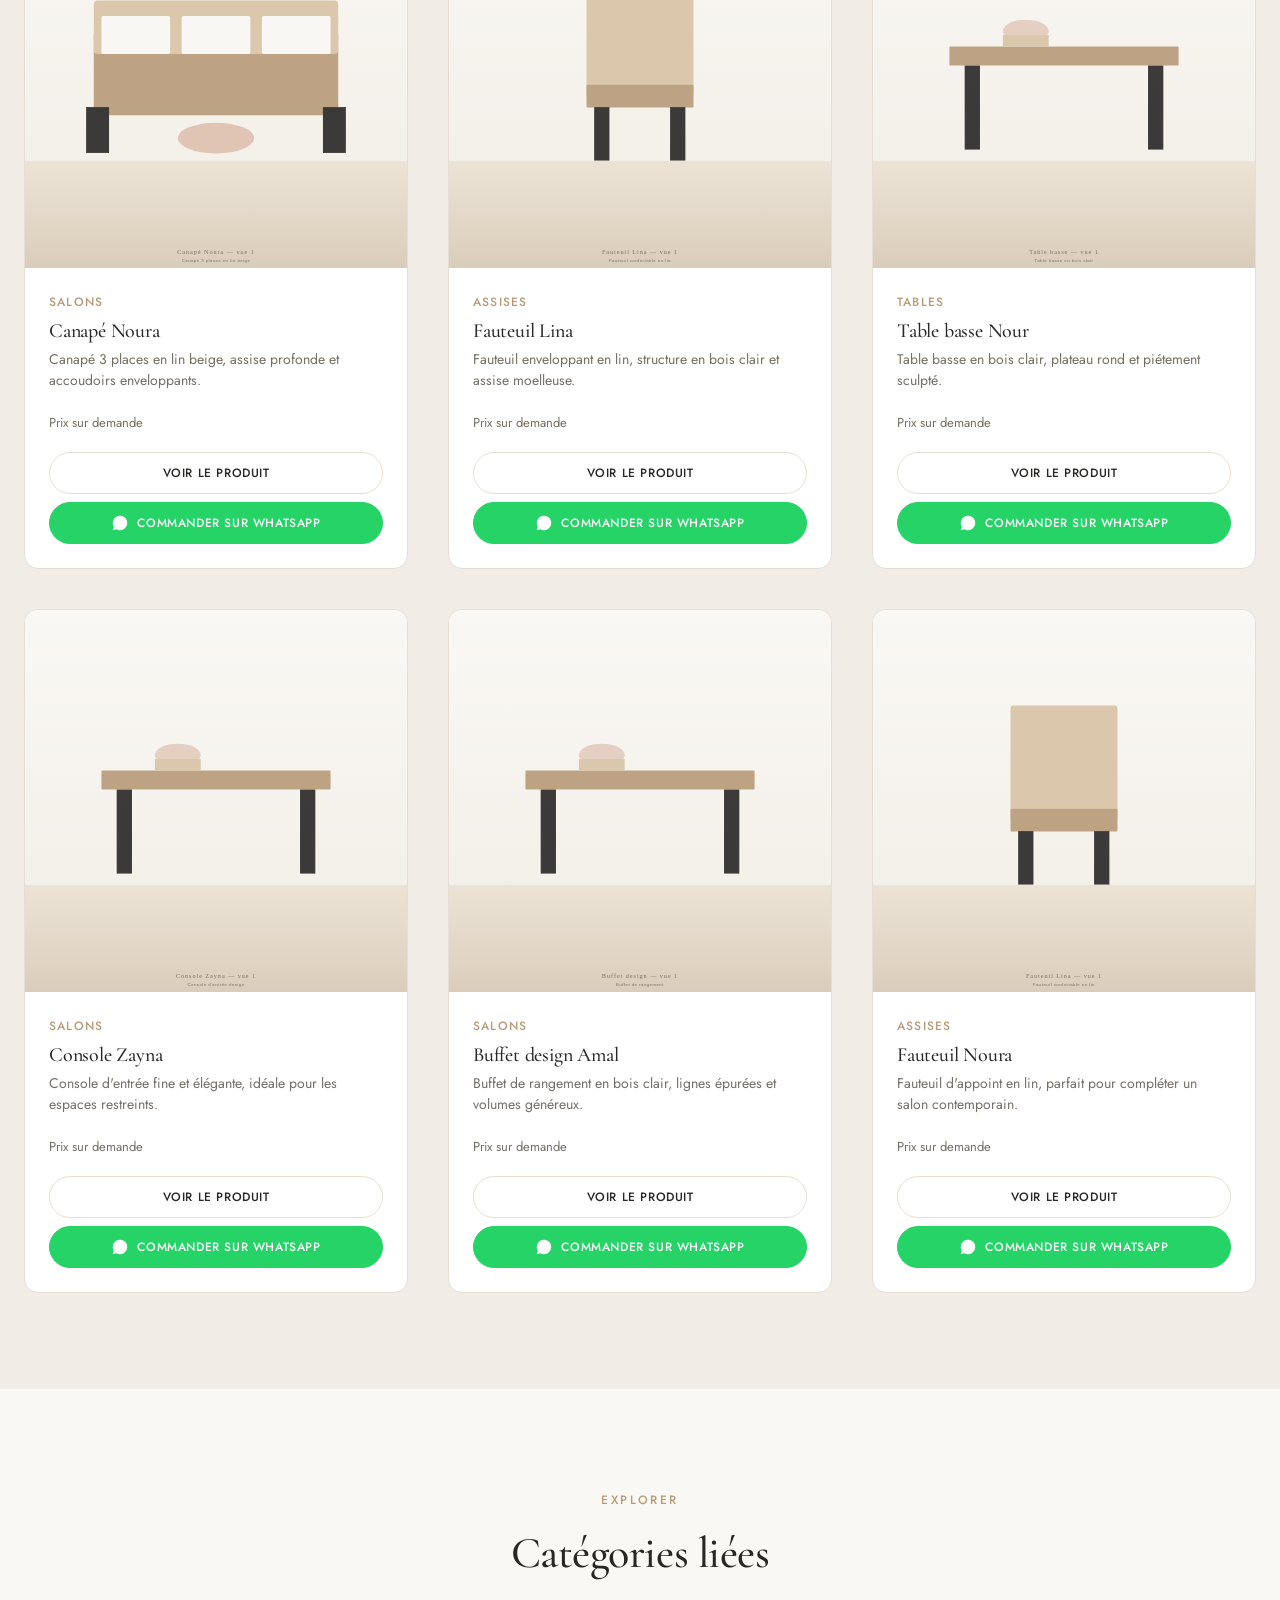
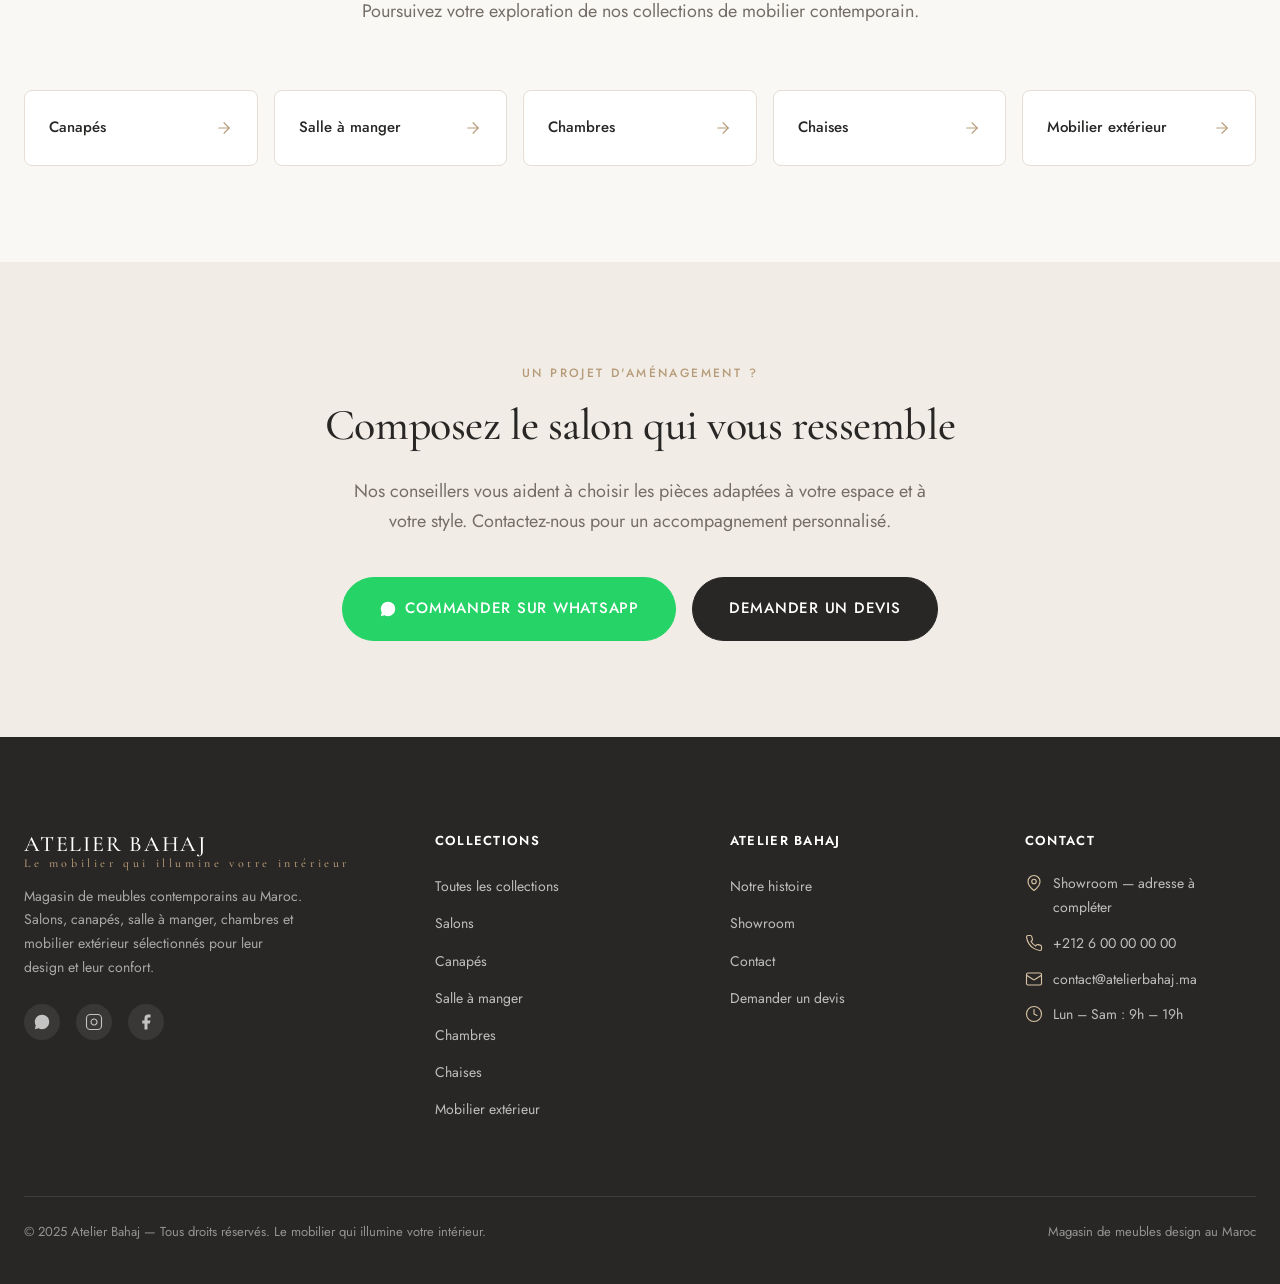
<file: salons.html>
<!DOCTYPE html>
<html lang="fr">
<head>
  <meta charset="UTF-8">
  <meta name="viewport" content="width=device-width, initial-scale=1.0">
  <title>Salon moderne au Maroc — Meubles de salon design | Atelier Bahaj</title>
  <meta name="description" content="Découvrez nos salons modernes au Maroc : compositions salon contemporaines, canapés, fauteuils, tables basses et consoles. Mobilier de salon design et confortable.">
  <link rel="canonical" href="https://www.atelierbahaj.ma/salons.html">

  <meta property="og:type" content="website">
  <meta property="og:locale" content="fr_MA">
  <meta property="og:site_name" content="Atelier Bahaj">
  <meta property="og:title" content="Salons modernes au Maroc — Atelier Bahaj">
  <meta property="og:description" content="Découvrez nos salons modernes au Maroc : compositions salon contemporaines, canapés, fauteuils, tables basses et consoles. Mobilier de salon design et confortable.">
  <meta property="og:url" content="https://www.atelierbahaj.ma/salons.html">
  <meta property="og:image" content="assets/images/salons/salon-moderne-beige.svg">
  <meta name="twitter:card" content="summary_large_image">

  <link rel="icon" type="image/svg+xml" href="assets/logo/favicon.svg">
  <link rel="preconnect" href="https://fonts.googleapis.com">
  <link rel="preconnect" href="https://fonts.gstatic.com" crossorigin>
  <link href="https://fonts.googleapis.com/css2?family=Cormorant+Garamond:wght@400;500;600&family=Jost:wght@300;400;500;600&display=swap" rel="stylesheet">
  <link rel="stylesheet" href="style.css">
</head>
<body>
  <a href="#main" class="skip-link">Aller au contenu principal</a>

  <header class="site-header" role="banner">
    <div class="container header-inner">
      <a href="index.html" class="logo" aria-label="Atelier Bahaj — accueil">
        <img src="assets/logo/logo.svg" alt="Atelier Bahaj" height="42">
      </a>
      <nav class="main-nav" role="navigation" aria-label="Navigation principale">
        <ul class="nav-list">
          <li><a href="index.html">Accueil</a></li>
          <li><a href="collections.html">Collections</a></li>
          <li><a href="salons.html">Salons</a></li>
          <li><a href="canapes.html">Canapés</a></li>
          <li><a href="salle-a-manger.html">Salle à manger</a></li>
          <li><a href="chambres.html">Chambres</a></li>
          <li><a href="a-propos.html">À propos</a></li>
          <li><a href="contact.html">Contact</a></li>
        </ul>
      </nav>
      <div class="header-actions">
        <a href="#" class="header-whatsapp wa-general">
          <svg viewBox="0 0 32 32" fill="currentColor" aria-hidden="true"><path d="M16.001 3.2c-7.06 0-12.8 5.74-12.8 12.8 0 2.257.59 4.46 1.71 6.402L3.2 28.8l6.563-1.722a12.74 12.74 0 0 0 6.238 1.622h.005c7.06 0 12.8-5.74 12.8-12.8 0-3.42-1.332-6.635-3.75-9.052A12.71 12.71 0 0 0 16.001 3.2z"/></svg>
          WhatsApp
        </a>
        <button class="menu-toggle" aria-label="Ouvrir le menu" aria-expanded="false" aria-controls="mobile-menu">
          <svg viewBox="0 0 24 24" fill="none" stroke="currentColor" stroke-width="1.5" stroke-linecap="round"><line x1="3" y1="6" x2="21" y2="6"/><line x1="3" y1="12" x2="21" y2="12"/><line x1="3" y1="18" x2="21" y2="18"/></svg>
        </button>
      </div>
    </div>
  </header>

  <div class="menu-overlay" aria-hidden="true"></div>
  <aside class="mobile-menu" id="mobile-menu" aria-label="Menu de navigation mobile">
    <div class="mobile-menu-header">
      <img src="assets/logo/logo.svg" alt="Atelier Bahaj" height="36">
      <button class="mobile-menu-close" aria-label="Fermer le menu">
        <svg viewBox="0 0 24 24" fill="none" stroke="currentColor" stroke-width="1.5" stroke-linecap="round"><line x1="18" y1="6" x2="6" y2="18"/><line x1="6" y1="6" x2="18" y2="18"/></svg>
      </button>
    </div>
    <nav class="mobile-nav" aria-label="Navigation mobile">
      <a href="index.html">Accueil</a>
      <a href="collections.html">Collections</a>
      <a href="salons.html">Salons</a>
      <a href="canapes.html">Canapés</a>
      <a href="salle-a-manger.html">Salle à manger</a>
      <a href="chambres.html">Chambres</a>
      <a href="chaises.html">Chaises</a>
      <a href="mobilier-exterieur.html">Mobilier extérieur</a>
      <a href="a-propos.html">À propos</a>
      <a href="contact.html">Contact</a>
    </nav>
    <div class="mobile-menu-footer">
      <a href="#" class="btn btn-whatsapp btn-block wa-general">Commander sur WhatsApp</a>
      <a href="contact.html" class="btn btn-secondary btn-block">Demander un devis</a>
    </div>
  </aside>

  <nav class="breadcrumbs" aria-label="Fil d'Ariane">
    <div class="container">
      <ol class="breadcrumb-list">
        <li><a href="index.html">Accueil</a></li>
        <li><a href="collections.html">Collections</a></li>
        <li aria-current="page">Salons</li>
      </ol>
    </div>
  </nav>

  <main id="main">
    <section class="page-hero">
      <div class="container">
        <span class="eyebrow">Meubles de salon</span>
        <h1>Salons modernes et contemporains au Maroc</h1>
        <p class="lead">Composez un salon à votre image avec nos ensembles contemporains. Canapés, fauteuils, tables basses et accessoires se coordonnent pour créer un espace de vie chaleureux, lumineux et accueillant.</p>
      </div>
    </section>

    <section class="section">
      <div class="container">
        <div class="editorial">
          <div class="editorial-content">
            <span class="eyebrow">Notre sélection</span>
            <h2>Un salon pensé pour la vie et la convivialité</h2>
            <p>Le salon est le cœur de la maison : c'est là que l'on reçoit, que l'on se détend et que l'on partage. Nos compositions de salon sont pensées pour conjuguer confort, esthétique et fonctionnalité, avec des matériaux naturels et des teintes douces qui apportent lumière et sérénité à votre espace de vie.</p>
            <p>Que vous cherchiez un canapé d'angle enveloppant, un fauteuil de lecture ou une table basse élégante, notre sélection de meubles de salon contemporains s'adapte à toutes les configurations. Chaque pièce est choisie pour sa qualité, sa durabilité et sa capacité à s'intégrer harmonieusement dans votre intérieur marocain.</p>
          </div>
          <div class="editorial-image">
            <img src="assets/images/salons/salon-contemporain-linen.svg" alt="Salon contemporain en lin avec fauteuils et table basse en bois clair">
          </div>
        </div>
      </div>
    </section>

    <section class="section section-soft">
      <div class="container">
        <div class="filter-bar">
          <div class="filter-tags">
            <button class="filter-tag active" data-filter="all">Tous</button>
            <button class="filter-tag" data-filter="salons">Salons</button><button class="filter-tag" data-filter="assises">Assises</button><button class="filter-tag" data-filter="tables">Tables</button>
          </div>
          <span class="filter-count">6 produits</span>
        </div>

        <div class="product-grid">
          <article class="product-card" data-category="salons">
            <div class="product-card-image">
              <span class="product-badge new">Nouveau</span>
              <a href="produit.html">
                <img src="assets/images/produits/canape-noura-01.svg" alt="Canapé Noura 3 places en lin beige pour salon moderne">
              </a>
            </div>
            <div class="product-card-body">
              <span class="product-category">Salons</span>
              <h3 class="product-name">Canapé Noura</h3>
              <p class="product-desc">Canapé 3 places en lin beige, assise profonde et accoudoirs enveloppants.</p>
              <div class="product-price"><span class="price-label">Prix sur demande</span></div>
              <div class="product-card-actions">
                <a href="produit.html" class="btn btn-secondary btn-sm">Voir le produit</a>
                <a href="#" class="btn btn-whatsapp btn-sm wa-product" data-product-name="Canapé Noura"><svg viewBox="0 0 32 32" fill="currentColor" aria-hidden="true" width="16" height="16"><path d="M16.001 3.2c-7.06 0-12.8 5.74-12.8 12.8 0 2.257.59 4.46 1.71 6.402L3.2 28.8l6.563-1.722a12.74 12.74 0 0 0 6.238 1.622h.005c7.06 0 12.8-5.74 12.8-12.8 0-3.42-1.332-6.635-3.75-9.052A12.71 12.71 0 0 0 16.001 3.2z"/></svg>Commander sur WhatsApp</a>
              </div>
            </div>
          </article>
          <article class="product-card" data-category="assises">
            <div class="product-card-image">
              
              <a href="produit.html">
                <img src="assets/images/produits/fauteuil-lina-01.svg" alt="Fauteuil Lina en lin beige avec structure en bois clair">
              </a>
            </div>
            <div class="product-card-body">
              <span class="product-category">Assises</span>
              <h3 class="product-name">Fauteuil Lina</h3>
              <p class="product-desc">Fauteuil enveloppant en lin, structure en bois clair et assise moelleuse.</p>
              <div class="product-price"><span class="price-label">Prix sur demande</span></div>
              <div class="product-card-actions">
                <a href="produit.html" class="btn btn-secondary btn-sm">Voir le produit</a>
                <a href="#" class="btn btn-whatsapp btn-sm wa-product" data-product-name="Fauteuil Lina"><svg viewBox="0 0 32 32" fill="currentColor" aria-hidden="true" width="16" height="16"><path d="M16.001 3.2c-7.06 0-12.8 5.74-12.8 12.8 0 2.257.59 4.46 1.71 6.402L3.2 28.8l6.563-1.722a12.74 12.74 0 0 0 6.238 1.622h.005c7.06 0 12.8-5.74 12.8-12.8 0-3.42-1.332-6.635-3.75-9.052A12.71 12.71 0 0 0 16.001 3.2z"/></svg>Commander sur WhatsApp</a>
              </div>
            </div>
          </article>
          <article class="product-card" data-category="tables">
            <div class="product-card-image">
              
              <a href="produit.html">
                <img src="assets/images/produits/table-basse-01.svg" alt="Table basse Nour en bois clair au design contemporain">
              </a>
            </div>
            <div class="product-card-body">
              <span class="product-category">Tables</span>
              <h3 class="product-name">Table basse Nour</h3>
              <p class="product-desc">Table basse en bois clair, plateau rond et piétement sculpté.</p>
              <div class="product-price"><span class="price-label">Prix sur demande</span></div>
              <div class="product-card-actions">
                <a href="produit.html" class="btn btn-secondary btn-sm">Voir le produit</a>
                <a href="#" class="btn btn-whatsapp btn-sm wa-product" data-product-name="Table basse Nour"><svg viewBox="0 0 32 32" fill="currentColor" aria-hidden="true" width="16" height="16"><path d="M16.001 3.2c-7.06 0-12.8 5.74-12.8 12.8 0 2.257.59 4.46 1.71 6.402L3.2 28.8l6.563-1.722a12.74 12.74 0 0 0 6.238 1.622h.005c7.06 0 12.8-5.74 12.8-12.8 0-3.42-1.332-6.635-3.75-9.052A12.71 12.71 0 0 0 16.001 3.2z"/></svg>Commander sur WhatsApp</a>
              </div>
            </div>
          </article>
          <article class="product-card" data-category="salons">
            <div class="product-card-image">
              
              <a href="produit.html">
                <img src="assets/images/produits/console-zayna-01.svg" alt="Console Zayna d'entrée en bois clair au design épuré">
              </a>
            </div>
            <div class="product-card-body">
              <span class="product-category">Salons</span>
              <h3 class="product-name">Console Zayna</h3>
              <p class="product-desc">Console d'entrée fine et élégante, idéale pour les espaces restreints.</p>
              <div class="product-price"><span class="price-label">Prix sur demande</span></div>
              <div class="product-card-actions">
                <a href="produit.html" class="btn btn-secondary btn-sm">Voir le produit</a>
                <a href="#" class="btn btn-whatsapp btn-sm wa-product" data-product-name="Console Zayna"><svg viewBox="0 0 32 32" fill="currentColor" aria-hidden="true" width="16" height="16"><path d="M16.001 3.2c-7.06 0-12.8 5.74-12.8 12.8 0 2.257.59 4.46 1.71 6.402L3.2 28.8l6.563-1.722a12.74 12.74 0 0 0 6.238 1.622h.005c7.06 0 12.8-5.74 12.8-12.8 0-3.42-1.332-6.635-3.75-9.052A12.71 12.71 0 0 0 16.001 3.2z"/></svg>Commander sur WhatsApp</a>
              </div>
            </div>
          </article>
          <article class="product-card" data-category="salons">
            <div class="product-card-image">
              
              <a href="produit.html">
                <img src="assets/images/produits/buffet-design-01.svg" alt="Buffet design Amal en bois clair pour salon">
              </a>
            </div>
            <div class="product-card-body">
              <span class="product-category">Salons</span>
              <h3 class="product-name">Buffet design Amal</h3>
              <p class="product-desc">Buffet de rangement en bois clair, lignes épurées et volumes généreux.</p>
              <div class="product-price"><span class="price-label">Prix sur demande</span></div>
              <div class="product-card-actions">
                <a href="produit.html" class="btn btn-secondary btn-sm">Voir le produit</a>
                <a href="#" class="btn btn-whatsapp btn-sm wa-product" data-product-name="Buffet design Amal"><svg viewBox="0 0 32 32" fill="currentColor" aria-hidden="true" width="16" height="16"><path d="M16.001 3.2c-7.06 0-12.8 5.74-12.8 12.8 0 2.257.59 4.46 1.71 6.402L3.2 28.8l6.563-1.722a12.74 12.74 0 0 0 6.238 1.622h.005c7.06 0 12.8-5.74 12.8-12.8 0-3.42-1.332-6.635-3.75-9.052A12.71 12.71 0 0 0 16.001 3.2z"/></svg>Commander sur WhatsApp</a>
              </div>
            </div>
          </article>
          <article class="product-card" data-category="assises">
            <div class="product-card-image">
              
              <a href="produit.html">
                <img src="assets/images/produits/fauteuil-lina-01.svg" alt="Fauteuil d'appoint en lin pour salon contemporain">
              </a>
            </div>
            <div class="product-card-body">
              <span class="product-category">Assises</span>
              <h3 class="product-name">Fauteuil Noura</h3>
              <p class="product-desc">Fauteuil d'appoint en lin, parfait pour compléter un salon contemporain.</p>
              <div class="product-price"><span class="price-label">Prix sur demande</span></div>
              <div class="product-card-actions">
                <a href="produit.html" class="btn btn-secondary btn-sm">Voir le produit</a>
                <a href="#" class="btn btn-whatsapp btn-sm wa-product" data-product-name="Fauteuil Noura"><svg viewBox="0 0 32 32" fill="currentColor" aria-hidden="true" width="16" height="16"><path d="M16.001 3.2c-7.06 0-12.8 5.74-12.8 12.8 0 2.257.59 4.46 1.71 6.402L3.2 28.8l6.563-1.722a12.74 12.74 0 0 0 6.238 1.622h.005c7.06 0 12.8-5.74 12.8-12.8 0-3.42-1.332-6.635-3.75-9.052A12.71 12.71 0 0 0 16.001 3.2z"/></svg>Commander sur WhatsApp</a>
              </div>
            </div>
          </article>
        </div>
      </div>
    </section>

    <section class="section">
      <div class="container">
        <div class="section-header">
          <span class="eyebrow">Explorer</span>
          <h2>Catégories liées</h2>
          <p class="lead">Poursuivez votre exploration de nos collections de mobilier contemporain.</p>
        </div>
        <div class="related-cats">
            <a href="canapes.html" class="related-cat-link">
              <span>Canapés</span>
              <svg viewBox="0 0 24 24" fill="none" stroke="currentColor" stroke-width="1.5" stroke-linecap="round"><line x1="5" y1="12" x2="19" y2="12"/><polyline points="12 5 19 12 12 19"/></svg>
            </a>
            <a href="salle-a-manger.html" class="related-cat-link">
              <span>Salle à manger</span>
              <svg viewBox="0 0 24 24" fill="none" stroke="currentColor" stroke-width="1.5" stroke-linecap="round"><line x1="5" y1="12" x2="19" y2="12"/><polyline points="12 5 19 12 12 19"/></svg>
            </a>
            <a href="chambres.html" class="related-cat-link">
              <span>Chambres</span>
              <svg viewBox="0 0 24 24" fill="none" stroke="currentColor" stroke-width="1.5" stroke-linecap="round"><line x1="5" y1="12" x2="19" y2="12"/><polyline points="12 5 19 12 12 19"/></svg>
            </a>
            <a href="chaises.html" class="related-cat-link">
              <span>Chaises</span>
              <svg viewBox="0 0 24 24" fill="none" stroke="currentColor" stroke-width="1.5" stroke-linecap="round"><line x1="5" y1="12" x2="19" y2="12"/><polyline points="12 5 19 12 12 19"/></svg>
            </a>
            <a href="mobilier-exterieur.html" class="related-cat-link">
              <span>Mobilier extérieur</span>
              <svg viewBox="0 0 24 24" fill="none" stroke="currentColor" stroke-width="1.5" stroke-linecap="round"><line x1="5" y1="12" x2="19" y2="12"/><polyline points="12 5 19 12 12 19"/></svg>
            </a>

        </div>
      </div>
    </section>

    <section class="cta-section">
      <div class="container">
        <span class="eyebrow">Un projet d'aménagement ?</span>
        <h2>Composez le salon qui vous ressemble</h2>
        <p class="lead">Nos conseillers vous aident à choisir les pièces adaptées à votre espace et à votre style. Contactez-nous pour un accompagnement personnalisé.</p>
        <div class="cta-actions">
          <a href="#" class="btn btn-whatsapp btn-lg wa-general">
            <svg viewBox="0 0 32 32" fill="currentColor" aria-hidden="true" width="20" height="20"><path d="M16.001 3.2c-7.06 0-12.8 5.74-12.8 12.8 0 2.257.59 4.46 1.71 6.402L3.2 28.8l6.563-1.722a12.74 12.74 0 0 0 6.238 1.622h.005c7.06 0 12.8-5.74 12.8-12.8 0-3.42-1.332-6.635-3.75-9.052A12.71 12.71 0 0 0 16.001 3.2z"/></svg>
            Commander sur WhatsApp
          </a>
          <a href="contact.html" class="btn btn-primary btn-lg">Demander un devis</a>
        </div>
      </div>
    </section>
  </main>

  <footer class="site-footer" role="contentinfo">
    <div class="container">
      <div class="footer-grid">
        <div class="footer-brand">
          <div class="logo-text">ATELIER BAHAJ<span>Le mobilier qui illumine votre intérieur</span></div>
          <p>Magasin de meubles contemporains au Maroc. Salons, canapés, salle à manger, chambres et mobilier extérieur sélectionnés pour leur design et leur confort.</p>
          <div class="footer-social mt-md">
            <a href="#" class="wa-general" aria-label="WhatsApp Atelier Bahaj"><svg viewBox="0 0 32 32" fill="currentColor" aria-hidden="true"><path d="M16.001 3.2c-7.06 0-12.8 5.74-12.8 12.8 0 2.257.59 4.46 1.71 6.402L3.2 28.8l6.563-1.722a12.74 12.74 0 0 0 6.238 1.622h.005c7.06 0 12.8-5.74 12.8-12.8 0-3.42-1.332-6.635-3.75-9.052A12.71 12.71 0 0 0 16.001 3.2z"/></svg></a>
            <a href="#" aria-label="Instagram Atelier Bahaj"><svg viewBox="0 0 24 24" fill="none" stroke="currentColor" stroke-width="1.5"><rect x="2" y="2" width="20" height="20" rx="5"/><path d="M16 11.37A4 4 0 1 1 12.63 8 4 4 0 0 1 16 11.37z"/><line x1="17.5" y1="6.5" x2="17.51" y2="6.5"/></svg></a>
            <a href="#" aria-label="Facebook Atelier Bahaj"><svg viewBox="0 0 24 24" fill="currentColor" aria-hidden="true"><path d="M18 2h-3a5 5 0 0 0-5 5v3H7v4h3v8h4v-8h3l1-4h-4V7a1 1 0 0 1 1-1h3z"/></svg></a>
          </div>
        </div>
        <div class="footer-col">
          <h4>Collections</h4>
          <ul>
            <li><a href="collections.html">Toutes les collections</a></li>
            <li><a href="salons.html">Salons</a></li>
            <li><a href="canapes.html">Canapés</a></li>
            <li><a href="salle-a-manger.html">Salle à manger</a></li>
            <li><a href="chambres.html">Chambres</a></li>
            <li><a href="chaises.html">Chaises</a></li>
            <li><a href="mobilier-exterieur.html">Mobilier extérieur</a></li>
          </ul>
        </div>
        <div class="footer-col">
          <h4>Atelier Bahaj</h4>
          <ul>
            <li><a href="a-propos.html">Notre histoire</a></li>
            <li><a href="a-propos.html#showroom">Showroom</a></li>
            <li><a href="contact.html">Contact</a></li>
            <li><a href="contact.html">Demander un devis</a></li>
          </ul>
        </div>
        <div class="footer-col">
          <h4>Contact</h4>
          <div class="footer-contact-item"><svg viewBox="0 0 24 24" fill="none" stroke="currentColor" stroke-width="1.5" stroke-linecap="round" stroke-linejoin="round"><path d="M20 10c0 6-8 12-8 12s-8-6-8-12a8 8 0 0 1 16 0Z"/><circle cx="12" cy="10" r="3"/></svg><span>Showroom — adresse à compléter</span></div>
          <div class="footer-contact-item"><svg viewBox="0 0 24 24" fill="none" stroke="currentColor" stroke-width="1.5" stroke-linecap="round" stroke-linejoin="round"><path d="M22 16.92v3a2 2 0 0 1-2.18 2 19.79 19.79 0 0 1-8.63-3.07 19.5 19.5 0 0 1-6-6 19.79 19.79 0 0 1-3.07-8.67A2 2 0 0 1 4.11 2h3a2 2 0 0 1 2 1.72 12.84 12.84 0 0 0 .7 2.81 2 2 0 0 1-.45 2.11L8.09 9.91a16 16 0 0 0 6 6l1.27-1.27a2 2 0 0 1 2.11-.45 12.84 12.84 0 0 0 2.81.7A2 2 0 0 1 22 16.92z"/></svg><span>+212 6 00 00 00 00</span></div>
          <div class="footer-contact-item"><svg viewBox="0 0 24 24" fill="none" stroke="currentColor" stroke-width="1.5" stroke-linecap="round" stroke-linejoin="round"><rect x="2" y="4" width="20" height="16" rx="2"/><path d="m22 7-8.97 5.7a1.94 1.94 0 0 1-2.06 0L2 7"/></svg><span>contact@atelierbahaj.ma</span></div>
          <div class="footer-contact-item"><svg viewBox="0 0 24 24" fill="none" stroke="currentColor" stroke-width="1.5" stroke-linecap="round" stroke-linejoin="round"><circle cx="12" cy="12" r="10"/><polyline points="12 6 12 12 16 14"/></svg><span>Lun – Sam : 9h – 19h</span></div>
        </div>
      </div>
      <div class="footer-bottom">
        <p>&copy; 2025 Atelier Bahaj — Tous droits réservés. Le mobilier qui illumine votre intérieur.</p>
        <p>Magasin de meubles design au Maroc</p>
      </div>
    </div>
  </footer>

  <script src="script.js"></script>
</body>
</html>
</file>
<file: style.css>
/* ============================================================
   ATELIER BAHAJ — Feuille de style principale
   Le mobilier qui illumine votre intérieur
   ============================================================
   Structure :
   1.  Variables &设计系统
   2.  Reset & base
   3.  Typography
   4.  Layout utilities
   5.  Buttons
   6.  Header & navigation
   7.  Hero
   8.  Sections & editorial blocks
   9.  Product cards & grids
   10. Forms
   11. Footer
   12. Breadcrumbs
   13. Page-specific (about, contact, product, 404)
   14. Animations & transitions
   15. Responsive breakpoints
   16. Reduced motion & accessibility
   ============================================================ */

/* ============================================================
   1. VARIABLES & DESIGN SYSTEM
   ============================================================ */
:root {
  /* Couleurs de la marque */
  --color-background: #FAF8F4;
  --color-surface: #FFFFFF;
  --color-surface-soft: #F1EDE6;
  --color-primary: #D8C3A5;
  --color-primary-dark: #B79B78;
  --color-accent: #C98F73;
  --color-text: #292725;
  --color-text-light: #746E67;
  --color-border: #E6DED4;
  --color-success: #8FA58D;
  --color-error: #C9736B;
  --color-whatsapp: #25D366;
  --color-whatsapp-dark: #1da851;

  /* Typographie */
  --font-serif: 'Cormorant Garamond', 'Playfair Display', Georgia, 'Times New Roman', serif;
  --font-sans: 'Jost', 'Inter', -apple-system, BlinkMacSystemFont, 'Segoe UI', Roboto, Helvetica, Arial, sans-serif;

  /* Espacements */
  --space-xs: 0.5rem;
  --space-sm: 1rem;
  --space-md: 1.5rem;
  --space-lg: 2.5rem;
  --space-xl: 4rem;
  --space-2xl: 6rem;
  --space-3xl: 8rem;

  /* Rayons */
  --radius-sm: 4px;
  --radius-md: 8px;
  --radius-lg: 14px;
  --radius-full: 999px;

  /* Ombres */
  --shadow-soft: 0 2px 8px rgba(41, 39, 37, 0.04);
  --shadow-card: 0 4px 20px rgba(41, 39, 37, 0.06);
  --shadow-hover: 0 12px 40px rgba(41, 39, 37, 0.10);

  /* Transitions */
  --transition-fast: 150ms ease;
  --transition-base: 250ms ease;
  --transition-slow: 400ms ease;

  /* Layout */
  --container-max: 1320px;
  --container-narrow: 920px;
  --header-height: 80px;

  /* Z-index */
  --z-header: 100;
  --z-mobile-menu: 200;
  --z-overlay: 150;
  --z-modal: 300;
}

/* ============================================================
   2. RESET & BASE
   ============================================================ */
*,
*::before,
*::after {
  box-sizing: border-box;
  margin: 0;
  padding: 0;
}

html {
  font-size: 16px;
  scroll-behavior: smooth;
  -webkit-text-size-adjust: 100%;
}

body {
  font-family: var(--font-sans);
  font-size: 1rem;
  line-height: 1.7;
  color: var(--color-text);
  background-color: var(--color-background);
  -webkit-font-smoothing: antialiased;
  -moz-osx-font-smoothing: grayscale;
  overflow-x: hidden;
}

img,
svg,
picture {
  max-width: 100%;
  height: auto;
  display: block;
}

a {
  color: inherit;
  text-decoration: none;
  transition: color var(--transition-fast);
}

a:hover {
  color: var(--color-primary-dark);
}

ul,
ol {
  list-style: none;
}

button {
  font-family: inherit;
  cursor: pointer;
  border: none;
  background: none;
}

input,
textarea,
select {
  font-family: inherit;
  font-size: inherit;
}

hr {
  border: none;
  border-top: 1px solid var(--color-border);
  margin: var(--space-xl) 0;
}

/* ============================================================
   3. TYPOGRAPHY
   ============================================================ */
h1, h2, h3, h4, h5, h6 {
  font-family: var(--font-serif);
  font-weight: 500;
  line-height: 1.2;
  color: var(--color-text);
  letter-spacing: -0.01em;
}

h1 {
  font-size: clamp(2.25rem, 5vw, 3.75rem);
  line-height: 1.15;
  letter-spacing: -0.02em;
}

h2 {
  font-size: clamp(1.875rem, 4vw, 2.75rem);
  line-height: 1.2;
}

h3 {
  font-size: clamp(1.375rem, 3vw, 1.75rem);
}

h4 {
  font-size: 1.25rem;
}

p {
  margin-bottom: var(--space-sm);
  color: var(--color-text-light);
}

p:last-child {
  margin-bottom: 0;
}

.eyebrow {
  font-family: var(--font-sans);
  font-size: 0.75rem;
  font-weight: 500;
  letter-spacing: 0.2em;
  text-transform: uppercase;
  color: var(--color-primary-dark);
  margin-bottom: var(--space-sm);
  display: inline-block;
}

.lead {
  font-size: 1.125rem;
  line-height: 1.7;
  color: var(--color-text-light);
}

.serif {
  font-family: var(--font-serif);
}

.text-center {
  text-align: center;
}

.text-accent {
  color: var(--color-accent);
}

/* ============================================================
   4. LAYOUT UTILITIES
   ============================================================ */
.container {
  width: 100%;
  max-width: var(--container-max);
  margin: 0 auto;
  padding: 0 var(--space-md);
}

.container-narrow {
  max-width: var(--container-narrow);
}

.section {
  padding: var(--space-2xl) 0;
}

.section-sm {
  padding: var(--space-xl) 0;
}

.section-soft {
  background-color: var(--color-surface-soft);
}

.section-surface {
  background-color: var(--color-surface);
}

.grid {
  display: grid;
  gap: var(--space-md);
}

.grid-2 { grid-template-columns: repeat(2, 1fr); }
.grid-3 { grid-template-columns: repeat(3, 1fr); }
.grid-4 { grid-template-columns: repeat(4, 1fr); }

.flex {
  display: flex;
}

.flex-center {
  display: flex;
  align-items: center;
  justify-content: center;
}

.flex-between {
  display: flex;
  align-items: center;
  justify-content: space-between;
}

.flex-col {
  display: flex;
  flex-direction: column;
}

.gap-sm { gap: var(--space-sm); }
.gap-md { gap: var(--space-md); }
.gap-lg { gap: var(--space-lg); }

.mt-sm { margin-top: var(--space-sm); }
.mt-md { margin-top: var(--space-md); }
.mt-lg { margin-top: var(--space-lg); }
.mt-xl { margin-top: var(--space-xl); }

.mb-sm { margin-bottom: var(--space-sm); }
.mb-md { margin-bottom: var(--space-md); }
.mb-lg { margin-bottom: var(--space-lg); }
.mb-xl { margin-bottom: var(--space-xl); }

/* ============================================================
   5. BUTTONS
   ============================================================ */
.btn {
  display: inline-flex;
  align-items: center;
  justify-content: center;
  gap: 0.5rem;
  padding: 0.875rem 1.75rem;
  font-family: var(--font-sans);
  font-size: 0.875rem;
  font-weight: 500;
  letter-spacing: 0.05em;
  text-transform: uppercase;
  border-radius: var(--radius-full);
  transition: all var(--transition-base);
  cursor: pointer;
  border: 1.5px solid transparent;
  white-space: nowrap;
  text-decoration: none;
}

.btn svg {
  width: 18px;
  height: 18px;
  flex-shrink: 0;
}

.btn-primary {
  background-color: var(--color-text);
  color: var(--color-surface);
  border-color: var(--color-text);
}

.btn-primary:hover {
  background-color: var(--color-primary-dark);
  border-color: var(--color-primary-dark);
  color: var(--color-surface);
  transform: translateY(-1px);
  box-shadow: var(--shadow-hover);
}

.btn-secondary {
  background-color: var(--color-surface);
  color: var(--color-text);
  border-color: var(--color-border);
}

.btn-secondary:hover {
  background-color: var(--color-surface-soft);
  border-color: var(--color-primary-dark);
  color: var(--color-text);
  transform: translateY(-1px);
}

.btn-accent {
  background-color: var(--color-primary);
  color: var(--color-text);
  border-color: var(--color-primary);
}

.btn-accent:hover {
  background-color: var(--color-primary-dark);
  border-color: var(--color-primary-dark);
  color: var(--color-surface);
  transform: translateY(-1px);
  box-shadow: var(--shadow-hover);
}

.btn-whatsapp {
  background-color: var(--color-whatsapp);
  color: #fff;
  border-color: var(--color-whatsapp);
}

.btn-whatsapp:hover {
  background-color: var(--color-whatsapp-dark);
  border-color: var(--color-whatsapp-dark);
  color: #fff;
  transform: translateY(-1px);
  box-shadow: 0 8px 24px rgba(37, 211, 102, 0.25);
}

.btn-outline {
  background-color: transparent;
  color: var(--color-text);
  border-color: var(--color-text);
}

.btn-outline:hover {
  background-color: var(--color-text);
  color: var(--color-surface);
}

.btn-ghost {
  background-color: transparent;
  color: var(--color-text);
  border-color: transparent;
  padding: 0.5rem 1rem;
}

.btn-ghost:hover {
  color: var(--color-primary-dark);
}

.btn-lg {
  padding: 1.125rem 2.25rem;
  font-size: 0.9375rem;
}

.btn-sm {
  padding: 0.625rem 1.25rem;
  font-size: 0.8125rem;
}

.btn-block {
  width: 100%;
}

/* ============================================================
   6. HEADER & NAVIGATION
   ============================================================ */
.site-header {
  position: fixed;
  top: 0;
  left: 0;
  right: 0;
  z-index: var(--z-header);
  background-color: rgba(250, 248, 244, 0.85);
  backdrop-filter: blur(12px);
  -webkit-backdrop-filter: blur(12px);
  border-bottom: 1px solid transparent;
  transition: all var(--transition-base);
}

.site-header.scrolled {
  background-color: rgba(250, 248, 244, 0.98);
  border-bottom-color: var(--color-border);
  box-shadow: var(--shadow-soft);
}

.header-inner {
  display: flex;
  align-items: center;
  justify-content: space-between;
  height: var(--header-height);
  gap: var(--space-lg);
}

.logo {
  display: flex;
  align-items: center;
  flex-shrink: 0;
}

.logo img {
  height: 42px;
  width: auto;
}

.logo-text {
  font-family: var(--font-serif);
  font-size: 1.375rem;
  font-weight: 500;
  letter-spacing: 0.08em;
  color: var(--color-text);
  line-height: 1;
}

.logo-text span {
  display: block;
  font-size: 0.75rem;
  letter-spacing: 0.3em;
  color: var(--color-primary-dark);
  margin-top: 2px;
}

.main-nav {
  display: flex;
  align-items: center;
  gap: var(--space-lg);
}

.nav-list {
  display: flex;
  align-items: center;
  gap: var(--space-lg);
}

.nav-list a {
  font-size: 0.875rem;
  font-weight: 500;
  letter-spacing: 0.03em;
  color: var(--color-text);
  position: relative;
  padding: 0.5rem 0;
  transition: color var(--transition-fast);
}

.nav-list a::after {
  content: '';
  position: absolute;
  bottom: 0;
  left: 0;
  width: 0;
  height: 1.5px;
  background-color: var(--color-primary-dark);
  transition: width var(--transition-base);
}

.nav-list a:hover::after,
.nav-list a.active::after {
  width: 100%;
}

.nav-list a:hover,
.nav-list a.active {
  color: var(--color-primary-dark);
}

.header-actions {
  display: flex;
  align-items: center;
  gap: var(--space-sm);
}

.header-whatsapp {
  display: inline-flex;
  align-items: center;
  gap: 0.5rem;
  padding: 0.625rem 1.25rem;
  background-color: var(--color-whatsapp);
  color: #fff;
  border-radius: var(--radius-full);
  font-size: 0.8125rem;
  font-weight: 500;
  letter-spacing: 0.03em;
  transition: all var(--transition-base);
}

.header-whatsapp:hover {
  background-color: var(--color-whatsapp-dark);
  color: #fff;
  transform: translateY(-1px);
}

.header-whatsapp svg {
  width: 16px;
  height: 16px;
}

.menu-toggle {
  display: none;
  width: 44px;
  height: 44px;
  align-items: center;
  justify-content: center;
  color: var(--color-text);
  border-radius: var(--radius-sm);
}

.menu-toggle svg {
  width: 24px;
  height: 24px;
}

/* Mobile menu */
.mobile-menu {
  position: fixed;
  top: 0;
  right: 0;
  bottom: 0;
  width: 100%;
  max-width: 380px;
  background-color: var(--color-surface);
  z-index: var(--z-mobile-menu);
  transform: translateX(100%);
  transition: transform var(--transition-base);
  display: flex;
  flex-direction: column;
  overflow-y: auto;
  box-shadow: -10px 0 40px rgba(41, 39, 37, 0.1);
}

.mobile-menu.open {
  transform: translateX(0);
}

.mobile-menu-header {
  display: flex;
  align-items: center;
  justify-content: space-between;
  padding: var(--space-md) var(--space-lg);
  border-bottom: 1px solid var(--color-border);
}

.mobile-menu-close {
  width: 44px;
  height: 44px;
  display: flex;
  align-items: center;
  justify-content: center;
  color: var(--color-text);
}

.mobile-menu-close svg {
  width: 24px;
  height: 24px;
}

.mobile-nav {
  flex: 1;
  padding: var(--space-md) var(--space-lg);
}

.mobile-nav a {
  display: block;
  padding: 0.875rem 0;
  font-family: var(--font-serif);
  font-size: 1.375rem;
  color: var(--color-text);
  border-bottom: 1px solid var(--color-border);
  transition: color var(--transition-fast);
}

.mobile-nav a:hover {
  color: var(--color-primary-dark);
}

.mobile-menu-footer {
  padding: var(--space-lg);
  border-top: 1px solid var(--color-border);
}

.mobile-menu-footer .btn {
  width: 100%;
  margin-bottom: var(--space-sm);
}

.menu-overlay {
  position: fixed;
  inset: 0;
  background-color: rgba(41, 39, 37, 0.4);
  z-index: var(--z-overlay);
  opacity: 0;
  visibility: hidden;
  transition: opacity var(--transition-base), visibility var(--transition-base);
}

.menu-overlay.open {
  opacity: 1;
  visibility: visible;
}

/* Body when mobile menu open */
body.menu-open {
  overflow: hidden;
}

/* Spacer to offset fixed header */
.header-spacer {
  height: var(--header-height);
}

/* ============================================================
   7. HERO
   ============================================================ */
.hero {
  position: relative;
  min-height: 90vh;
  display: flex;
  align-items: center;
  overflow: hidden;
  background-color: var(--color-surface-soft);
}

.hero-image {
  position: absolute;
  inset: 0;
  z-index: 0;
}

.hero-image img {
  width: 100%;
  height: 100%;
  object-fit: cover;
}

.hero-image::after {
  content: '';
  position: absolute;
  inset: 0;
  background: linear-gradient(135deg, rgba(250, 248, 244, 0.92) 0%, rgba(250, 248, 244, 0.6) 50%, rgba(250, 248, 244, 0.3) 100%);
}

.hero-content {
  position: relative;
  z-index: 1;
  max-width: 640px;
  padding: var(--space-2xl) 0;
}

.hero h1 {
  margin-bottom: var(--space-md);
}

.hero .lead {
  font-size: 1.25rem;
  margin-bottom: var(--space-lg);
  max-width: 520px;
}

.hero-actions {
  display: flex;
  flex-wrap: wrap;
  gap: var(--space-sm);
}

/* Page hero (smaller, for interior pages) */
.page-hero {
  background-color: var(--color-surface-soft);
  padding: calc(var(--header-height) + var(--space-2xl)) 0 var(--space-2xl);
  text-align: center;
}

.page-hero h1 {
  margin-bottom: var(--space-md);
}

.page-hero .lead {
  max-width: 640px;
  margin: 0 auto;
}

/* ============================================================
   8. SECTIONS & EDITORIAL BLOCKS
   ============================================================ */
.section-header {
  text-align: center;
  max-width: 680px;
  margin: 0 auto var(--space-xl);
}

.section-header h2 {
  margin-bottom: var(--space-sm);
}

.section-header .lead {
  color: var(--color-text-light);
}

.section-header.left {
  text-align: left;
  margin-left: 0;
}

/* Editorial image + text block */
.editorial {
  display: grid;
  grid-template-columns: 1fr 1fr;
  gap: var(--space-xl);
  align-items: center;
}

.editorial.reverse .editorial-image {
  order: 2;
}

.editorial-image img {
  width: 100%;
  border-radius: var(--radius-lg);
  box-shadow: var(--shadow-card);
}

.editorial-content h2 {
  margin-bottom: var(--space-md);
}

.editorial-content p {
  margin-bottom: var(--space-md);
}

.editorial-content .btn {
  margin-top: var(--space-sm);
}

/* Feature list */
.feature-list {
  display: grid;
  grid-template-columns: repeat(auto-fit, minmax(240px, 1fr));
  gap: var(--space-lg);
  margin-top: var(--space-xl);
}

.feature-item {
  text-align: center;
  padding: var(--space-lg);
}

.feature-icon {
  width: 56px;
  height: 56px;
  margin: 0 auto var(--space-sm);
  display: flex;
  align-items: center;
  justify-content: center;
  background-color: var(--color-surface-soft);
  border-radius: 50%;
  color: var(--color-primary-dark);
}

.feature-icon svg {
  width: 26px;
  height: 26px;
}

.feature-item h3 {
  font-size: 1.125rem;
  margin-bottom: 0.5rem;
}

.feature-item p {
  font-size: 0.9375rem;
}

/* Category cards (large) */
.category-cards {
  display: grid;
  grid-template-columns: repeat(auto-fit, minmax(300px, 1fr));
  gap: var(--space-md);
}

.category-card {
  position: relative;
  overflow: hidden;
  border-radius: var(--radius-lg);
  aspect-ratio: 4 / 5;
  display: block;
  background-color: var(--color-surface-soft);
}

.category-card img {
  width: 100%;
  height: 100%;
  object-fit: cover;
  transition: transform var(--transition-slow);
}

.category-card:hover img {
  transform: scale(1.05);
}

.category-card-overlay {
  position: absolute;
  inset: 0;
  background: linear-gradient(to top, rgba(41, 39, 37, 0.7) 0%, rgba(41, 39, 37, 0.1) 50%, transparent 100%);
  display: flex;
  flex-direction: column;
  justify-content: flex-end;
  padding: var(--space-lg);
  color: var(--color-surface);
}

.category-card-overlay h3 {
  color: var(--color-surface);
  font-size: 1.5rem;
  margin-bottom: 0.25rem;
}

.category-card-overlay p {
  color: rgba(255, 255, 255, 0.85);
  font-size: 0.875rem;
  margin-bottom: 0.5rem;
}

.category-card-link {
  display: inline-flex;
  align-items: center;
  gap: 0.5rem;
  font-size: 0.8125rem;
  font-weight: 500;
  letter-spacing: 0.05em;
  text-transform: uppercase;
  color: var(--color-surface);
  margin-top: 0.5rem;
}

.category-card-link svg {
  width: 16px;
  height: 16px;
  transition: transform var(--transition-fast);
}

.category-card:hover .category-card-link svg {
  transform: translateX(4px);
}

/* CTA / Conversion section */
.cta-section {
  background-color: var(--color-surface-soft);
  text-align: center;
  padding: var(--space-2xl) 0;
}

.cta-section h2 {
  margin-bottom: var(--space-md);
}

.cta-section .lead {
  max-width: 580px;
  margin: 0 auto var(--space-lg);
}

.cta-actions {
  display: flex;
  flex-wrap: wrap;
  gap: var(--space-sm);
  justify-content: center;
}

/* Reassurance / trust badges */
.reassurance {
  background-color: var(--color-surface);
  border-top: 1px solid var(--color-border);
  border-bottom: 1px solid var(--color-border);
}

.reassurance-grid {
  display: grid;
  grid-template-columns: repeat(auto-fit, minmax(200px, 1fr));
  gap: var(--space-lg);
  padding: var(--space-lg) 0;
}

.reassurance-item {
  display: flex;
  align-items: flex-start;
  gap: var(--space-sm);
}

.reassurance-icon {
  width: 40px;
  height: 40px;
  flex-shrink: 0;
  display: flex;
  align-items: center;
  justify-content: center;
  color: var(--color-primary-dark);
}

.reassurance-icon svg {
  width: 28px;
  height: 28px;
}

.reassurance-item h4 {
  font-family: var(--font-sans);
  font-size: 0.9375rem;
  font-weight: 600;
  margin-bottom: 0.25rem;
}

.reassurance-item p {
  font-size: 0.8125rem;
  margin: 0;
}

/* ============================================================
   9. PRODUCT CARDS & GRIDS
   ============================================================ */
.product-grid {
  display: grid;
  grid-template-columns: repeat(auto-fill, minmax(280px, 1fr));
  gap: var(--space-lg);
}

.product-card {
  background-color: var(--color-surface);
  border-radius: var(--radius-lg);
  overflow: hidden;
  transition: all var(--transition-base);
  display: flex;
  flex-direction: column;
  border: 1px solid var(--color-border);
}

.product-card:hover {
  box-shadow: var(--shadow-hover);
  transform: translateY(-4px);
  border-color: var(--color-primary);
}

.product-card-image {
  position: relative;
  aspect-ratio: 1;
  overflow: hidden;
  background-color: var(--color-surface-soft);
}

.product-card-image img {
  width: 100%;
  height: 100%;
  object-fit: cover;
  transition: transform var(--transition-slow);
}

.product-card:hover .product-card-image img {
  transform: scale(1.05);
}

.product-badge {
  position: absolute;
  top: var(--space-sm);
  left: var(--space-sm);
  padding: 0.375rem 0.75rem;
  background-color: var(--color-accent);
  color: #fff;
  font-size: 0.6875rem;
  font-weight: 600;
  letter-spacing: 0.08em;
  text-transform: uppercase;
  border-radius: var(--radius-full);
}

.product-badge.new {
  background-color: var(--color-success);
}

.product-card-body {
  padding: var(--space-md);
  display: flex;
  flex-direction: column;
  flex: 1;
}

.product-category {
  font-size: 0.75rem;
  font-weight: 500;
  letter-spacing: 0.1em;
  text-transform: uppercase;
  color: var(--color-primary-dark);
  margin-bottom: 0.375rem;
}

.product-name {
  font-family: var(--font-serif);
  font-size: 1.25rem;
  font-weight: 500;
  margin-bottom: 0.375rem;
  color: var(--color-text);
}

.product-card-body .product-desc {
  font-size: 0.875rem;
  color: var(--color-text-light);
  margin-bottom: var(--space-sm);
  line-height: 1.5;
  flex: 1;
}

.product-price {
  font-size: 1.0625rem;
  font-weight: 600;
  color: var(--color-text);
  margin-bottom: var(--space-sm);
  font-family: var(--font-sans);
}

.product-price .price-label {
  font-size: 0.8125rem;
  font-weight: 400;
  color: var(--color-text-light);
}

.product-card-actions {
  display: flex;
  flex-direction: column;
  gap: 0.5rem;
}

.product-card-actions .btn {
  width: 100%;
  padding: 0.625rem 1rem;
  font-size: 0.75rem;
}

/* ============================================================
   10. FORMS
   ============================================================ */
.form-group {
  margin-bottom: var(--space-md);
}

.form-row {
  display: grid;
  grid-template-columns: 1fr 1fr;
  gap: var(--space-md);
}

.form-label {
  display: block;
  font-size: 0.875rem;
  font-weight: 500;
  color: var(--color-text);
  margin-bottom: 0.5rem;
}

.form-label .required {
  color: var(--color-accent);
}

.form-control {
  width: 100%;
  padding: 0.75rem 1rem;
  background-color: var(--color-surface);
  border: 1.5px solid var(--color-border);
  border-radius: var(--radius-md);
  font-size: 0.9375rem;
  color: var(--color-text);
  transition: border-color var(--transition-fast), box-shadow var(--transition-fast);
  font-family: var(--font-sans);
}

.form-control:focus {
  outline: none;
  border-color: var(--color-primary-dark);
  box-shadow: 0 0 0 3px rgba(183, 155, 120, 0.15);
}

.form-control::placeholder {
  color: #B5AFA8;
}

textarea.form-control {
  min-height: 140px;
  resize: vertical;
}

select.form-control {
  appearance: none;
  background-image: url("data:image/svg+xml,%3Csvg xmlns='http://www.w3.org/2000/svg' viewBox='0 0 24 24' fill='none' stroke='%23746E67' stroke-width='2'%3E%3Cpolyline points='6 9 12 15 18 9'/%3E%3C/svg%3E");
  background-repeat: no-repeat;
  background-position: right 1rem center;
  background-size: 18px;
  padding-right: 2.5rem;
}

.form-hint {
  font-size: 0.8125rem;
  color: var(--color-text-light);
  margin-top: 0.375rem;
}

.form-error {
  font-size: 0.8125rem;
  color: var(--color-error);
  margin-top: 0.375rem;
  display: none;
}

.form-group.error .form-control {
  border-color: var(--color-error);
}

.form-group.error .form-error {
  display: block;
}

/* Checkbox */
.form-check {
  display: flex;
  align-items: flex-start;
  gap: 0.625rem;
  margin-bottom: var(--space-md);
}

.form-check input[type="checkbox"] {
  width: 18px;
  height: 18px;
  margin-top: 2px;
  accent-color: var(--color-primary-dark);
  flex-shrink: 0;
  cursor: pointer;
}

.form-check label {
  font-size: 0.875rem;
  color: var(--color-text-light);
  line-height: 1.5;
  cursor: pointer;
}

.form-check label a {
  color: var(--color-primary-dark);
  text-decoration: underline;
}

/* Form messages */
.form-message {
  padding: var(--space-sm) var(--space-md);
  border-radius: var(--radius-md);
  margin-bottom: var(--space-md);
  font-size: 0.9375rem;
  display: none;
}

.form-message.success {
  background-color: rgba(143, 165, 141, 0.12);
  color: #5A7058;
  border: 1px solid rgba(143, 165, 141, 0.3);
  display: block;
}

.form-message.error {
  background-color: rgba(201, 115, 107, 0.1);
  color: #A04A42;
  border: 1px solid rgba(201, 115, 107, 0.3);
  display: block;
}

.form-note {
  background-color: var(--color-surface-soft);
  border-radius: var(--radius-md);
  padding: var(--space-md);
  font-size: 0.8125rem;
  color: var(--color-text-light);
  margin-bottom: var(--space-md);
  display: flex;
  gap: 0.625rem;
  align-items: flex-start;
}

.form-note svg {
  width: 20px;
  height: 20px;
  flex-shrink: 0;
  color: var(--color-primary-dark);
  margin-top: 2px;
}

/* ============================================================
   11. FOOTER
   ============================================================ */
.site-footer {
  background-color: var(--color-text);
  color: rgba(255, 255, 255, 0.7);
  padding: var(--space-2xl) 0 var(--space-lg);
}

.footer-grid {
  display: grid;
  grid-template-columns: 1.5fr 1fr 1fr 1fr;
  gap: var(--space-xl);
  margin-bottom: var(--space-xl);
}

.footer-brand .logo-text {
  color: var(--color-surface);
  margin-bottom: var(--space-sm);
}

.footer-brand p {
  color: rgba(255, 255, 255, 0.6);
  font-size: 0.875rem;
  max-width: 280px;
}

.footer-col h4 {
  color: var(--color-surface);
  font-family: var(--font-sans);
  font-size: 0.8125rem;
  font-weight: 600;
  letter-spacing: 0.1em;
  text-transform: uppercase;
  margin-bottom: var(--space-md);
}

.footer-col ul li {
  margin-bottom: 0.625rem;
}

.footer-col ul li a {
  color: rgba(255, 255, 255, 0.7);
  font-size: 0.875rem;
  transition: color var(--transition-fast);
}

.footer-col ul li a:hover {
  color: var(--color-primary);
}

.footer-contact-item {
  display: flex;
  align-items: flex-start;
  gap: 0.625rem;
  margin-bottom: 0.75rem;
  font-size: 0.875rem;
  color: rgba(255, 255, 255, 0.7);
}

.footer-contact-item svg {
  width: 18px;
  height: 18px;
  flex-shrink: 0;
  color: var(--color-primary);
  margin-top: 2px;
}

.footer-bottom {
  border-top: 1px solid rgba(255, 255, 255, 0.1);
  padding-top: var(--space-md);
  display: flex;
  justify-content: space-between;
  align-items: center;
  flex-wrap: wrap;
  gap: var(--space-sm);
}

.footer-bottom p {
  font-size: 0.8125rem;
  color: rgba(255, 255, 255, 0.5);
  margin: 0;
}

.footer-social {
  display: flex;
  gap: var(--space-sm);
}

.footer-social a {
  width: 36px;
  height: 36px;
  display: flex;
  align-items: center;
  justify-content: center;
  border-radius: 50%;
  background-color: rgba(255, 255, 255, 0.08);
  color: rgba(255, 255, 255, 0.7);
  transition: all var(--transition-fast);
}

.footer-social a:hover {
  background-color: var(--color-primary);
  color: var(--color-text);
}

.footer-social svg {
  width: 18px;
  height: 18px;
}

/* ============================================================
   12. BREADCRUMBS
   ============================================================ */
.breadcrumbs {
  padding: var(--space-sm) 0;
  background-color: var(--color-surface-soft);
  border-bottom: 1px solid var(--color-border);
  margin-top: var(--header-height);
}

.breadcrumb-list {
  display: flex;
  align-items: center;
  flex-wrap: wrap;
  gap: 0.5rem;
  font-size: 0.8125rem;
  color: var(--color-text-light);
}

.breadcrumb-list li {
  display: flex;
  align-items: center;
  gap: 0.5rem;
}

.breadcrumb-list li::after {
  content: '/';
  color: var(--color-border);
}

.breadcrumb-list li:last-child::after {
  display: none;
}

.breadcrumb-list a {
  color: var(--color-text-light);
  transition: color var(--transition-fast);
}

.breadcrumb-list a:hover {
  color: var(--color-primary-dark);
}

.breadcrumb-list li[aria-current="page"] {
  color: var(--color-text);
}

/* ============================================================
   13. PAGE-SPECIFIC STYLES
   ============================================================ */

/* Product detail page */
.product-detail {
  display: grid;
  grid-template-columns: 1fr 1fr;
  gap: var(--space-xl);
  align-items: start;
}

.product-gallery {
  position: sticky;
  top: calc(var(--header-height) + var(--space-md));
}

.gallery-main {
  border-radius: var(--radius-lg);
  overflow: hidden;
  aspect-ratio: 1;
  background-color: var(--color-surface-soft);
  margin-bottom: var(--space-sm);
}

.gallery-main img {
  width: 100%;
  height: 100%;
  object-fit: cover;
}

.gallery-thumbs {
  display: grid;
  grid-template-columns: repeat(4, 1fr);
  gap: var(--space-sm);
}

.gallery-thumb {
  aspect-ratio: 1;
  border-radius: var(--radius-md);
  overflow: hidden;
  border: 2px solid transparent;
  cursor: pointer;
  transition: border-color var(--transition-fast);
  background-color: var(--color-surface-soft);
}

.gallery-thumb.active,
.gallery-thumb:hover {
  border-color: var(--color-primary-dark);
}

.gallery-thumb img {
  width: 100%;
  height: 100%;
  object-fit: cover;
}

.product-info h1 {
  margin-bottom: var(--space-sm);
}

.product-info .product-category {
  margin-bottom: var(--space-sm);
}

.product-info .product-desc {
  margin-bottom: var(--space-md);
  line-height: 1.7;
}

.product-meta {
  border-top: 1px solid var(--color-border);
  border-bottom: 1px solid var(--color-border);
  padding: var(--space-md) 0;
  margin-bottom: var(--space-md);
}

.product-meta dl {
  display: grid;
  grid-template-columns: auto 1fr;
  gap: 0.5rem var(--space-md);
  margin: 0;
}

.product-meta dt {
  font-size: 0.875rem;
  font-weight: 600;
  color: var(--color-text);
}

.product-meta dd {
  font-size: 0.875rem;
  color: var(--color-text-light);
  margin: 0;
}

.product-actions {
  display: flex;
  flex-direction: column;
  gap: var(--space-sm);
  margin-bottom: var(--space-lg);
}

.product-price-large {
  font-family: var(--font-serif);
  font-size: 1.75rem;
  font-weight: 500;
  color: var(--color-text);
  margin-bottom: var(--space-sm);
}

/* Contact page */
.contact-grid {
  display: grid;
  grid-template-columns: 1fr 1fr;
  gap: var(--space-xl);
  align-items: start;
}

.contact-info-card {
  background-color: var(--color-surface);
  border: 1px solid var(--color-border);
  border-radius: var(--radius-lg);
  padding: var(--space-lg);
  margin-bottom: var(--space-md);
}

.contact-info-card h3 {
  font-size: 1.125rem;
  margin-bottom: var(--space-sm);
}

.contact-info-item {
  display: flex;
  align-items: flex-start;
  gap: 0.75rem;
  padding: 0.625rem 0;
  border-bottom: 1px solid var(--color-border);
}

.contact-info-item:last-child {
  border-bottom: none;
}

.contact-info-item svg {
  width: 20px;
  height: 20px;
  flex-shrink: 0;
  color: var(--color-primary-dark);
  margin-top: 2px;
}

.contact-info-item .label {
  font-size: 0.75rem;
  font-weight: 600;
  letter-spacing: 0.08em;
  text-transform: uppercase;
  color: var(--color-text-light);
  margin-bottom: 0.125rem;
}

.contact-info-item .value {
  font-size: 0.9375rem;
  color: var(--color-text);
}

.contact-form-card {
  background-color: var(--color-surface);
  border: 1px solid var(--color-border);
  border-radius: var(--radius-lg);
  padding: var(--space-xl);
}

/* About page */
.about-story {
  display: grid;
  grid-template-columns: 1fr 1fr;
  gap: var(--space-xl);
  align-items: center;
}

.about-story img {
  border-radius: var(--radius-lg);
  box-shadow: var(--shadow-card);
}

.about-values {
  display: grid;
  grid-template-columns: repeat(auto-fit, minmax(260px, 1fr));
  gap: var(--space-lg);
}

.value-card {
  background-color: var(--color-surface);
  border: 1px solid var(--color-border);
  border-radius: var(--radius-lg);
  padding: var(--space-lg);
  transition: all var(--transition-base);
}

.value-card:hover {
  border-color: var(--color-primary);
  box-shadow: var(--shadow-card);
}

.value-card .feature-icon {
  margin-bottom: var(--space-sm);
}

.value-card h3 {
  font-size: 1.25rem;
  margin-bottom: 0.5rem;
}

.value-card p {
  font-size: 0.9375rem;
}

/* 404 page */
.error-page {
  min-height: 70vh;
  display: flex;
  align-items: center;
  justify-content: center;
  text-align: center;
  padding: var(--space-2xl) 0;
}

.error-code {
  font-family: var(--font-serif);
  font-size: clamp(6rem, 18vw, 12rem);
  line-height: 1;
  color: var(--color-primary);
  margin-bottom: var(--space-sm);
}

.error-page h1 {
  margin-bottom: var(--space-md);
}

.error-page .lead {
  max-width: 480px;
  margin: 0 auto var(--space-lg);
}

/* FAQ accordion */
.accordion {
  max-width: 760px;
  margin: 0 auto;
}

.accordion-item {
  border-bottom: 1px solid var(--color-border);
}

.accordion-header {
  width: 100%;
  display: flex;
  justify-content: space-between;
  align-items: center;
  padding: var(--space-md) 0;
  text-align: left;
  font-family: var(--font-serif);
  font-size: 1.125rem;
  font-weight: 500;
  color: var(--color-text);
  cursor: pointer;
  background: none;
  border: none;
  gap: var(--space-sm);
}

.accordion-header:hover {
  color: var(--color-primary-dark);
}

.accordion-icon {
  width: 24px;
  height: 24px;
  flex-shrink: 0;
  color: var(--color-primary-dark);
  transition: transform var(--transition-base);
}

.accordion-item.open .accordion-icon {
  transform: rotate(45deg);
}

.accordion-content {
  max-height: 0;
  overflow: hidden;
  transition: max-height var(--transition-base);
}

.accordion-content-inner {
  padding-bottom: var(--space-md);
  color: var(--color-text-light);
  font-size: 0.9375rem;
  line-height: 1.7;
}

/* Related products */
.related-products {
  background-color: var(--color-surface-soft);
  padding: var(--space-2xl) 0;
}

/* Filter bar (category pages) */
.filter-bar {
  display: flex;
  justify-content: space-between;
  align-items: center;
  flex-wrap: wrap;
  gap: var(--space-sm);
  padding: var(--space-md) 0;
  border-bottom: 1px solid var(--color-border);
  margin-bottom: var(--space-lg);
}

.filter-tags {
  display: flex;
  gap: 0.5rem;
  flex-wrap: wrap;
}

.filter-tag {
  padding: 0.5rem 1rem;
  font-size: 0.8125rem;
  font-weight: 500;
  color: var(--color-text-light);
  background-color: var(--color-surface);
  border: 1px solid var(--color-border);
  border-radius: var(--radius-full);
  cursor: pointer;
  transition: all var(--transition-fast);
}

.filter-tag:hover,
.filter-tag.active {
  background-color: var(--color-text);
  color: var(--color-surface);
  border-color: var(--color-text);
}

.filter-count {
  font-size: 0.875rem;
  color: var(--color-text-light);
}

/* Related categories */
.related-cats {
  display: grid;
  grid-template-columns: repeat(auto-fit, minmax(180px, 1fr));
  gap: var(--space-sm);
}

.related-cat-link {
  display: flex;
  align-items: center;
  justify-content: space-between;
  padding: var(--space-md);
  background-color: var(--color-surface);
  border: 1px solid var(--color-border);
  border-radius: var(--radius-md);
  transition: all var(--transition-fast);
}

.related-cat-link:hover {
  border-color: var(--color-primary-dark);
  background-color: var(--color-surface-soft);
}

.related-cat-link span {
  font-size: 0.9375rem;
  font-weight: 500;
  color: var(--color-text);
}

.related-cat-link svg {
  width: 18px;
  height: 18px;
  color: var(--color-primary-dark);
}

/* ============================================================
   14. ANIMATIONS & TRANSITIONS
   ============================================================ */
@keyframes fadeInUp {
  from {
    opacity: 0;
    transform: translateY(20px);
  }
  to {
    opacity: 1;
    transform: translateY(0);
  }
}

@keyframes fadeIn {
  from { opacity: 0; }
  to { opacity: 1; }
}

.fade-in {
  animation: fadeInUp 0.6s ease forwards;
}

/* ============================================================
   15. RESPONSIVE BREAKPOINTS
   ============================================================ */
@media (max-width: 1024px) {
  :root {
    --space-2xl: 4.5rem;
    --space-3xl: 6rem;
  }

  .footer-grid {
    grid-template-columns: 1fr 1fr;
    gap: var(--space-lg);
  }

  .footer-brand {
    grid-column: 1 / -1;
  }

  .nav-list {
    gap: var(--space-md);
  }

  .editorial {
    gap: var(--space-lg);
  }
}

@media (max-width: 900px) {
  .main-nav .nav-list,
  .header-whatsapp {
    display: none;
  }

  .menu-toggle {
    display: flex;
  }

  .editorial,
  .editorial.reverse .editorial-image {
    grid-template-columns: 1fr;
  }

  .editorial.reverse .editorial-image {
    order: 0;
  }

  .product-detail {
    grid-template-columns: 1fr;
  }

  .product-gallery {
    position: static;
  }

  .contact-grid {
    grid-template-columns: 1fr;
  }

  .about-story {
    grid-template-columns: 1fr;
  }

  .form-row {
    grid-template-columns: 1fr;
  }
}

@media (max-width: 768px) {
  :root {
    --header-height: 68px;
    --space-xl: 3rem;
    --space-2xl: 4rem;
  }

  .section {
    padding: var(--space-2xl) 0;
  }

  .hero {
    min-height: 80vh;
  }

  .hero-content {
    padding: var(--space-xl) 0;
  }

  .hero-actions {
    flex-direction: column;
    align-items: stretch;
  }

  .hero-actions .btn {
    width: 100%;
  }

  .grid-2,
  .grid-3,
  .grid-4 {
    grid-template-columns: 1fr;
  }

  .footer-grid {
    grid-template-columns: 1fr;
  }

  .footer-bottom {
    flex-direction: column;
    text-align: center;
  }

  .product-grid {
    grid-template-columns: repeat(2, 1fr);
    gap: var(--space-sm);
  }

  .product-card-body {
    padding: var(--space-sm);
  }

  .product-name {
    font-size: 1.0625rem;
  }

  .page-hero {
    padding: calc(var(--header-height) + var(--space-xl)) 0 var(--space-xl);
  }

  .cta-actions {
    flex-direction: column;
    align-items: stretch;
  }

  .cta-actions .btn {
    width: 100%;
  }
}

@media (max-width: 480px) {
  .container {
    padding: 0 var(--space-sm);
  }

  .product-grid {
    grid-template-columns: 1fr;
  }

  .gallery-thumbs {
    grid-template-columns: repeat(3, 1fr);
  }

  .logo img {
    height: 36px;
  }

  .hero h1 {
    font-size: 2rem;
  }

  .filter-bar {
    flex-direction: column;
    align-items: stretch;
  }

  .filter-tags {
    overflow-x: auto;
    flex-wrap: nowrap;
    padding-bottom: 0.5rem;
  }

  .filter-tag {
    white-space: nowrap;
  }
}

/* ============================================================
   16. REDUCED MOTION & ACCESSIBILITY
   ============================================================ */
@media (prefers-reduced-motion: reduce) {
  *,
  *::before,
  *::after {
    animation-duration: 0.01ms !important;
    animation-iteration-count: 1 !important;
    transition-duration: 0.01ms !important;
    scroll-behavior: auto !important;
  }
}

/* Focus visible for keyboard navigation */
a:focus-visible,
button:focus-visible,
input:focus-visible,
textarea:focus-visible,
select:focus-visible,
[tabindex]:focus-visible {
  outline: 2.5px solid var(--color-primary-dark);
  outline-offset: 2px;
  border-radius: var(--radius-sm);
}

/* Skip link */
.skip-link {
  position: absolute;
  top: -100px;
  left: var(--space-sm);
  z-index: var(--z-modal);
  padding: 0.75rem 1.25rem;
  background-color: var(--color-text);
  color: var(--color-surface);
  border-radius: var(--radius-md);
  font-size: 0.875rem;
  transition: top var(--transition-fast);
}

.skip-link:focus {
  top: var(--space-sm);
  color: var(--color-surface);
}

/* Screen reader only */
.sr-only {
  position: absolute;
  width: 1px;
  height: 1px;
  padding: 0;
  margin: -1px;
  overflow: hidden;
  clip: rect(0, 0, 0, 0);
  white-space: nowrap;
  border: 0;
}

/* Print */
@media print {
  .site-header,
  .site-footer,
  .menu-toggle,
  .header-whatsapp,
  .btn {
    display: none !important;
  }

  body {
    color: #000;
    background: #fff;
  }
}
</file>
